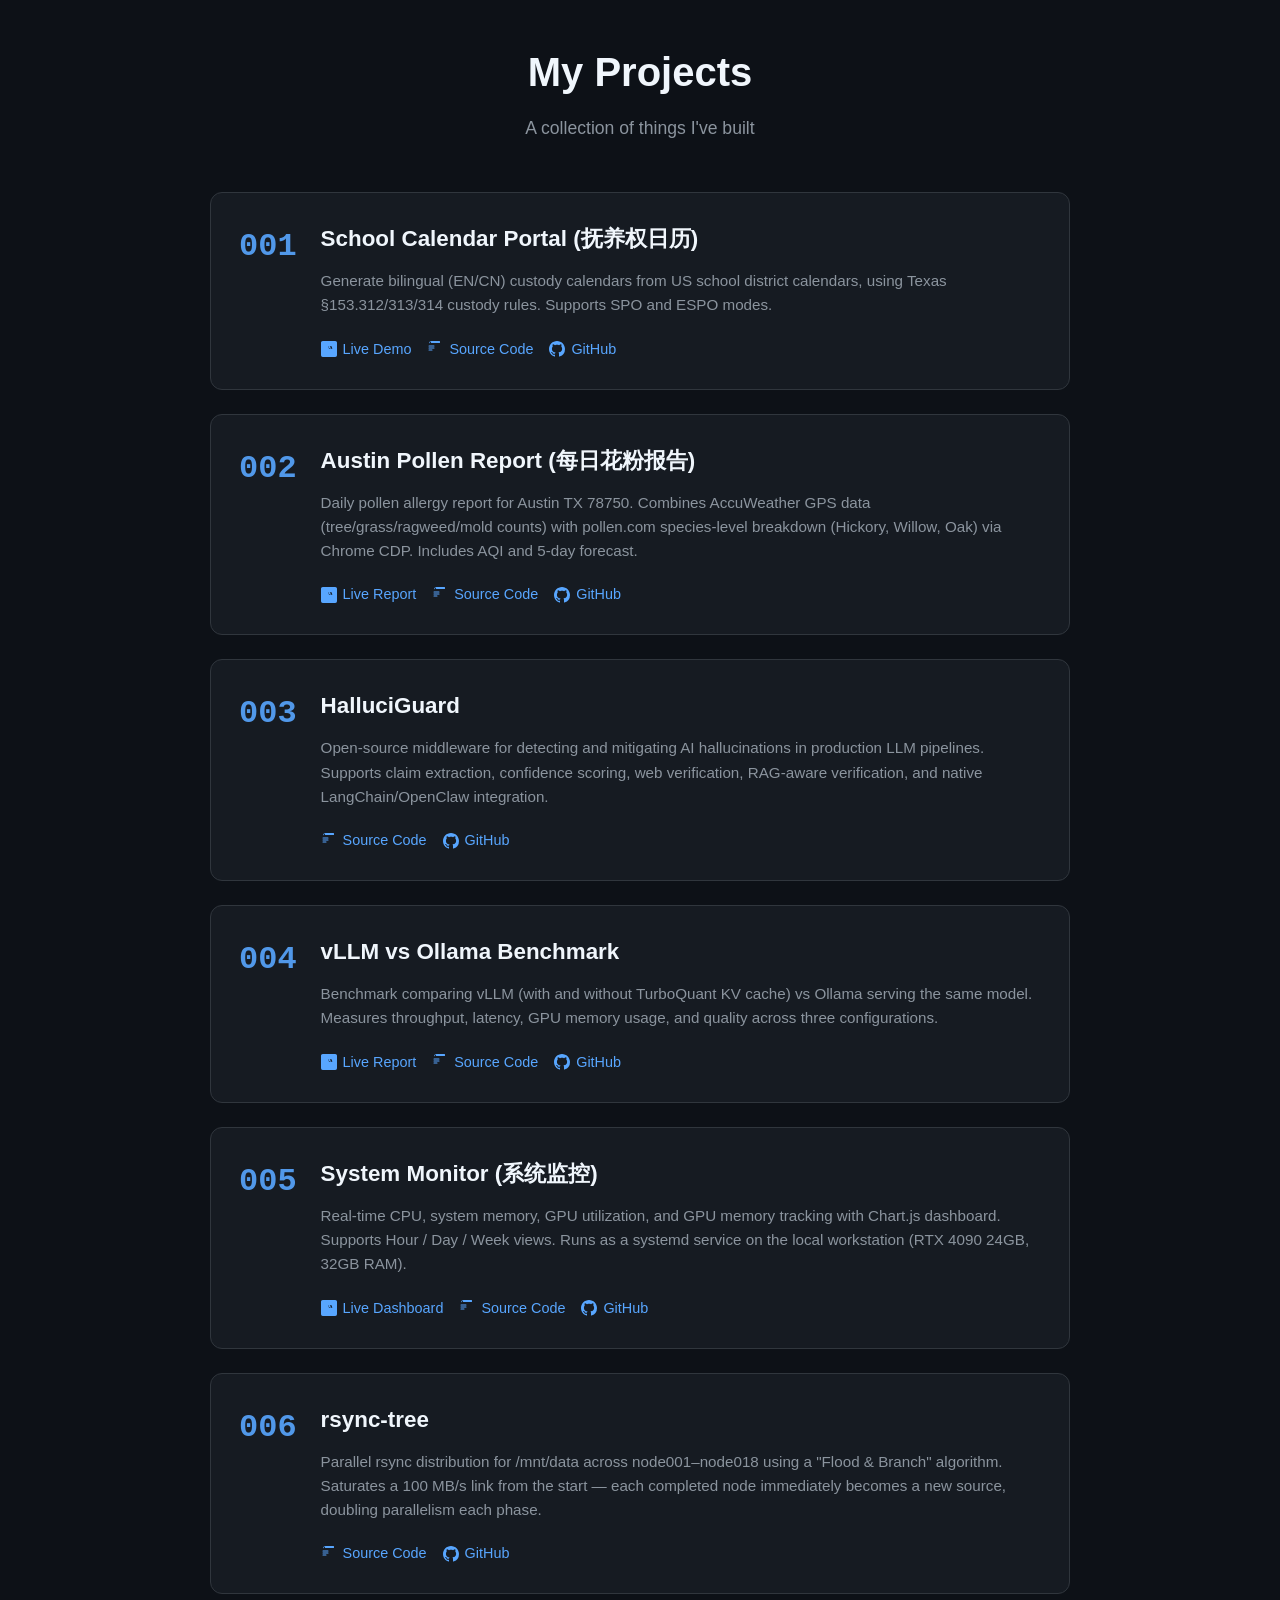
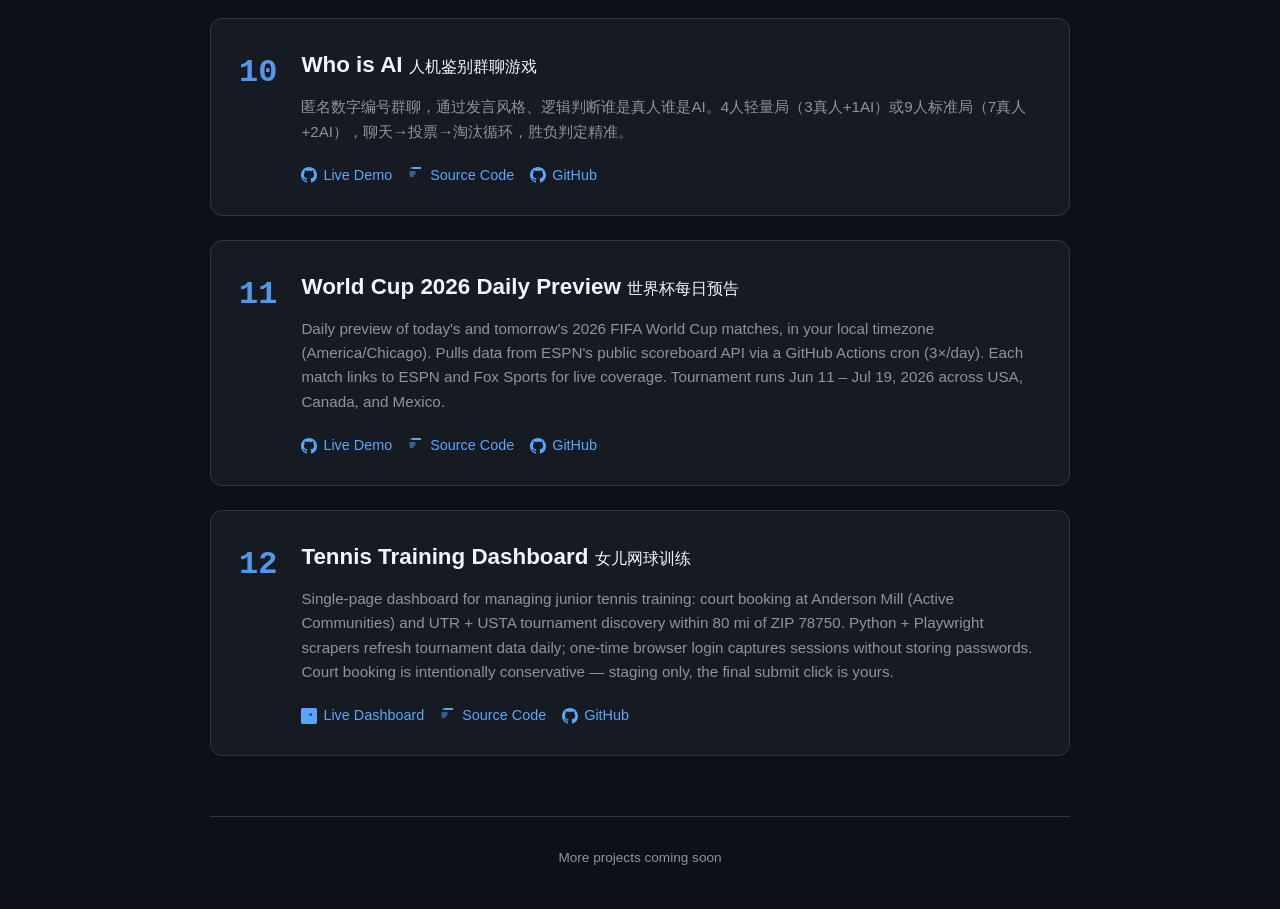
<file: index.html>
<!DOCTYPE html>
<html lang="en">
<head>
    <meta charset="UTF-8">
    <meta name="viewport" content="width=device-width, initial-scale=1.0">
    <title>Frank Han - Projects</title>
    <style>
        * {
            margin: 0;
            padding: 0;
            box-sizing: border-box;
        }

        body {
            font-family: -apple-system, BlinkMacSystemFont, 'Segoe UI', Roboto, Oxygen, Ubuntu, sans-serif;
            background-color: #0d1117;
            color: #e6edf3;
            line-height: 1.6;
            min-height: 100vh;
        }

        .container {
            max-width: 900px;
            margin: 0 auto;
            padding: 40px 20px;
        }

        header {
            text-align: center;
            margin-bottom: 50px;
        }

        h1 {
            font-size: 2.5rem;
            font-weight: 600;
            color: #f0f6fc;
            margin-bottom: 10px;
        }

        .subtitle {
            color: #8b949e;
            font-size: 1.1rem;
        }

        .projects-grid {
            display: grid;
            gap: 24px;
        }

        .project-card {
            background: #161b22;
            border: 1px solid #30363d;
            border-radius: 12px;
            padding: 28px;
            display: grid;
            grid-template-columns: auto 1fr;
            gap: 24px;
            transition: border-color 0.2s ease, transform 0.2s ease;
        }

        .project-card:hover {
            border-color: #58a6ff;
            transform: translateY(-2px);
        }

        .project-number {
            font-size: 2rem;
            font-weight: 700;
            color: #58a6ff;
            font-family: 'SF Mono', Consolas, monospace;
            opacity: 0.9;
        }

        .project-content {
            display: flex;
            flex-direction: column;
            gap: 12px;
        }

        .project-name {
            font-size: 1.4rem;
            font-weight: 600;
            color: #f0f6fc;
        }

        .project-description {
            color: #8b949e;
            font-size: 0.95rem;
        }

        .project-links {
            display: flex;
            gap: 16px;
            margin-top: 8px;
        }

        .project-link {
            display: inline-flex;
            align-items: center;
            gap: 6px;
            color: #58a6ff;
            text-decoration: none;
            font-size: 0.9rem;
            font-weight: 500;
            transition: color 0.2s ease;
        }

        .project-link:hover {
            color: #79c0ff;
        }

        .project-link svg {
            width: 16px;
            height: 16px;
        }

        footer {
            text-align: center;
            margin-top: 60px;
            padding-top: 30px;
            border-top: 1px solid #30363d;
            color: #8b949e;
            font-size: 0.85rem;
        }

        @media (max-width: 600px) {
            .container {
                padding: 30px 16px;
            }

            h1 {
                font-size: 1.8rem;
            }

            .project-card {
                grid-template-columns: 1fr;
                gap: 16px;
                padding: 20px;
            }

            .project-number {
                font-size: 1.5rem;
            }

            .project-name {
                font-size: 1.2rem;
            }

            .project-links {
                flex-direction: column;
                gap: 10px;
            }
        }
    </style>
</head>
<body>
    <div class="container">
        <header>
            <h1>My Projects</h1>
            <p class="subtitle">A collection of things I've built</p>
        </header>

        <main class="projects-grid">
            <article class="project-card">
                <div class="project-number">001</div>
                <div class="project-content">
                    <h2 class="project-name">School Calendar Portal (抚养权日历)</h2>
                    <p class="project-description">
                        Generate bilingual (EN/CN) custody calendars from US school district calendars, 
                        using Texas §153.312/313/314 custody rules. Supports SPO and ESPO modes.
                    </p>
                    <div class="project-links">
                        <a href="https://hanyunfan.github.io/hermes/school-calendar-portal/" class="project-link" target="_blank" rel="noopener noreferrer">
                            <svg viewBox="0 0 16 16" fill="currentColor">
                                <path d="M0 1.75C0 .784.784 0 1.75 0h12.5C15.216 0 16 .784 16 1.75v12.5A1.75 1.75 0 0 1 14.25 16H1.75A1.75 1.75 0 0 1 0 14.25zm6.47 8.5v-2.56h1.29l.97-2.56h-2.39l1.03-2.72h1.87l1.03 2.72h-2.39l.97 2.56h1.29v2.56h-2zm3.5-5.11l-.97 2.56h2.39l-1.03-2.72h-1.87l-1.03 2.72h2.39l-.97-2.56h-1.29v2.55h2V8.39h-2v1.25z"/>
                            </svg>
                            Live Demo
                        </a>
                        <a href="https://github.com/hanyunfan/hermes/tree/main/school-calendar-portal" class="project-link" target="_blank" rel="noopener noreferrer">
                            <svg viewBox="0 0 16 16" fill="currentColor">
                                <path d="M2 2.5A2.5 2.5 0 0 1 4.5 0h8a.5.5 0 0 1 .5.5v1a.5.5 0 0 1-.5.5h-8a.5.5 0 0 1-.5-.5v-1zm0 2a.5.5 0 0 0 0 1h5a.5.5 0 0 0 0-1zm0 2a.5.5 0 0 0 0 1h5a.5.5 0 0 0 0-1zm0 2a.5.5 0 0 0 0 1h3a.5.5 0 0 0 0-1z"/>
                            </svg>
                            Source Code
                        </a>
                        <a href="https://github.com/hanyunfan/hermes" class="project-link" target="_blank" rel="noopener noreferrer">
                            <svg viewBox="0 0 16 16" fill="currentColor">
                                <path d="M8 0C3.58 0 0 3.58 0 8c0 3.54 2.29 6.53 5.47 7.59.4.07.55-.17.55-.38 0-.19-.01-.82-.01-1.49-2.01.37-2.53-.49-2.69-.94-.09-.23-.48-.94-.82-1.13-.28-.15-.68-.52-.01-.53.63-.01 1.08.58 1.23.82.72 1.21 1.87.87 2.33.66.07-.52.28-.87.51-1.07-1.78-.2-3.64-.89-3.64-3.95 0-.87.31-1.59.82-2.15-.08-.2-.36-1.02.08-2.12 0 0 .67-.21 2.2.82.64-.18 1.32-.27 2-.27.68 0 1.36.09 2 .27 1.53-1.04 2.2-.82 2.2-.82.44 1.1.16 1.92.08 2.12.51.56.82 1.27.82 2.15 0 3.07-1.87 3.75-3.65 3.95.29.25.54.73.54 1.48 0 1.07-.01 1.93-.01 2.2 0 .21.15.46.55.38A8.013 8.013 0 0 0 16 8c0-4.42-3.58-8-8-8z"/>
                            </svg>
                            GitHub
                        </a>
                    </div>
                </div>
            </article>

            <article class="project-card">
                <div class="project-number">002</div>
                <div class="project-content">
                    <h2 class="project-name">Austin Pollen Report (每日花粉报告)</h2>
                    <p class="project-description">
                        Daily pollen allergy report for Austin TX 78750. Combines AccuWeather GPS data
                        (tree/grass/ragweed/mold counts) with pollen.com species-level breakdown
                        (Hickory, Willow, Oak) via Chrome CDP. Includes AQI and 5-day forecast.
                    </p>
                    <div class="project-links">
                        <a href="https://hanyunfan.github.io/hermes/pollen-report/data/today.html" class="project-link" target="_blank" rel="noopener noreferrer">
                            <svg viewBox="0 0 16 16" fill="currentColor">
                                <path d="M0 1.75C0 .784.784 0 1.75 0h12.5C15.216 0 16 .784 16 1.75v12.5A1.75 1.75 0 0 1 14.25 16H1.75A1.75 1.75 0 0 1 0 14.25zm6.47 8.5v-2.56h1.29l.97-2.56h-2.39l1.03-2.72h1.87l1.03 2.72h-2.39l.97 2.56h1.29v2.56h-2zm3.5-5.11l-.97 2.56h2.39l-1.03-2.72h-1.87l-1.03 2.72h2.39l-.97-2.56h-1.29v2.55h2V8.39h-2v1.25z"/>
                            </svg>
                            Live Report
                        </a>
                        <a href="https://github.com/hanyunfan/hermes/tree/main/pollen-report" class="project-link" target="_blank" rel="noopener noreferrer">
                            <svg viewBox="0 0 16 16" fill="currentColor">
                                <path d="M2 2.5A2.5 2.5 0 0 1 4.5 0h8a.5.5 0 0 1 .5.5v1a.5.5 0 0 1-.5.5h-8a.5.5 0 0 1-.5-.5v-1zm0 2a.5.5 0 0 0 0 1h5a.5.5 0 0 0 0-1zm0 2a.5.5 0 0 0 0 1h5a.5.5 0 0 0 0-1zm0 2a.5.5 0 0 0 0 1h3a.5.5 0 0 0 0-1z"/>
                            </svg>
                            Source Code
                        </a>
                        <a href="https://github.com/hanyunfan/hermes" class="project-link" target="_blank" rel="noopener noreferrer">
                            <svg viewBox="0 0 16 16" fill="currentColor">
                                <path d="M8 0C3.58 0 0 3.58 0 8c0 3.54 2.29 6.53 5.47 7.59.4.07.55-.17.55-.38 0-.19-.01-.82-.01-1.49-2.01.37-2.53-.49-2.69-.94-.09-.23-.48-.94-.82-1.13-.28-.15-.68-.52-.01-.53.63-.01 1.08.58 1.23.82.72 1.21 1.87.87 2.33.66.07-.52.28-.87.51-1.07-1.78-.2-3.64-.89-3.64-3.95 0-.87.31-1.59.82-2.15-.08-.2-.36-1.02.08-2.12 0 0 .67-.21 2.2.82.64-.18 1.32-.27 2-.27.68 0 1.36.09 2 .27 1.53-1.04 2.2-.82 2.2-.82.44 1.1.16 1.92.08 2.12.51.56.82 1.27.82 2.15 0 3.07-1.87 3.75-3.65 3.95.29.25.54.73.54 1.48 0 1.07-.01 1.93-.01 2.2 0 .21.15.46.55.38A8.013 8.013 0 0 0 16 8c0-4.42-3.58-8-8-8z"/>
                            </svg>
                            GitHub
                        </a>
                    </div>
                </div>
            </article>

            </article>

            <article class="project-card">
                <div class="project-number">003</div>
                <div class="project-content">
                    <h2 class="project-name">HalluciGuard</h2>
                    <p class="project-description">
                        Open-source middleware for detecting and mitigating AI hallucinations in production LLM pipelines.
                        Supports claim extraction, confidence scoring, web verification, RAG-aware verification,
                        and native LangChain/OpenClaw integration.
                    </p>
                    <div class="project-links">
                        <a href="https://github.com/Hermes-Lekkas/HalluciGuard" class="project-link" target="_blank" rel="noopener noreferrer">
                            <svg viewBox="0 0 16 16" fill="currentColor">
                                <path d="M2 2.5A2.5 2.5 0 0 1 4.5 0h8a.5.5 0 0 1 .5.5v1a.5.5 0 0 1-.5.5h-8a.5.5 0 0 1-.5-.5v-1zm0 2a.5.5 0 0 0 0 1h5a.5.5 0 0 0 0-1zm0 2a.5.5 0 0 0 0 1h5a.5.5 0 0 0 0-1zm0 2a.5.5 0 0 0 0 1h3a.5.5 0 0 0 0-1z"/>
                            </svg>
                            Source Code
                        </a>
                        <a href="https://github.com/hanyunfan/hermes" class="project-link" target="_blank" rel="noopener noreferrer">
                            <svg viewBox="0 0 16 16" fill="currentColor">
                                <path d="M8 0C3.58 0 0 3.58 0 8c0 3.54 2.29 6.53 5.47 7.59.4.07.55-.17.55-.38 0-.19-.01-.82-.01-1.49-2.01.37-2.53-.49-2.69-.94-.09-.23-.48-.94-.82-1.13-.28-.15-.68-.52-.01-.53.63-.01 1.08.58 1.23.82.72 1.21 1.87.87 2.33.66.07-.52.28-.87.51-1.07-1.78-.2-3.64-.89-3.64-3.95 0-.87.31-1.59.82-2.15-.08-.2-.36-1.02.08-2.12 0 0 .67-.21 2.2.82.64-.18 1.32-.27 2-.27.68 0 1.36.09 2 .27 1.53-1.04 2.2-.82 2.2-.82.44 1.1.16 1.92.08 2.12.51.56.82 1.27.82 2.15 0 3.07-1.87 3.75-3.65 3.95.29.25.54.73.54 1.48 0 1.07-.01 1.93-.01 2.2 0 .21.15.46.55.38A8.013 8.013 0 0 0 16 8c0-4.42-3.58-8-8-8z"/>
                            </svg>
                            GitHub
                        </a>
                    </div>
                </div>
            </article>

            <article class="project-card">
                <div class="project-number">004</div>
                <div class="project-content">
                    <h2 class="project-name">vLLM vs Ollama Benchmark</h2>
                    <p class="project-description">
                        Benchmark comparing vLLM (with and without TurboQuant KV cache) vs Ollama
                        serving the same model. Measures throughput, latency, GPU memory usage,
                        and quality across three configurations.
                    </p>
                    <div class="project-links">
                        <a href="https://hanyunfan.github.io/hermes/vllm-vs-ollama-benchmark/" class="project-link" target="_blank" rel="noopener noreferrer">
                            <svg viewBox="0 0 16 16" fill="currentColor">
                                <path d="M0 1.75C0 .784.784 0 1.75 0h12.5C15.216 0 16 .784 16 1.75v12.5A1.75 1.75 0 0 1 14.25 16H1.75A1.75 1.75 0 0 1 0 14.25zm6.47 8.5v-2.56h1.29l.97-2.56h-2.39l1.03-2.72h1.87l1.03 2.72h-2.39l.97 2.56h1.29v2.56h-2zm3.5-5.11l-.97 2.56h2.39l-1.03-2.72h-1.87l-1.03 2.72h2.39l-.97-2.56h-1.29v2.55h2V8.39h-2v1.25z"/>
                            </svg>
                            Live Report
                        </a>
                        <a href="https://github.com/hanyunfan/hermes/tree/main/vllm-vs-ollama-benchmark" class="project-link" target="_blank" rel="noopener noreferrer">
                            <svg viewBox="0 0 16 16" fill="currentColor">
                                <path d="M2 2.5A2.5 2.5 0 0 1 4.5 0h8a.5.5 0 0 1 .5.5v1a.5.5 0 0 1-.5.5h-8a.5.5 0 0 1-.5-.5v-1zm0 2a.5.5 0 0 0 0 1h5a.5.5 0 0 0 0-1zm0 2a.5.5 0 0 0 0 1h5a.5.5 0 0 0 0-1zm0 2a.5.5 0 0 0 0 1h3a.5.5 0 0 0 0-1z"/>
                            </svg>
                            Source Code
                        </a>
                        <a href="https://github.com/hanyunfan/hermes" class="project-link" target="_blank" rel="noopener noreferrer">
                            <svg viewBox="0 0 16 16" fill="currentColor">
                                <path d="M8 0C3.58 0 0 3.58 0 8c0 3.54 2.29 6.53 5.47 7.59.4.07.55-.17.55-.38 0-.19-.01-.82-.01-1.49-2.01.37-2.53-.49-2.69-.94-.09-.23-.48-.94-.82-1.13-.28-.15-.68-.52-.01-.53.63-.01 1.08.58 1.23.82.72 1.21 1.87.87 2.33.66.07-.52.28-.87.51-1.07-1.78-.2-3.64-.89-3.64-3.95 0-.87.31-1.59.82-2.15-.08-.2-.36-1.02.08-2.12 0 0 .67-.21 2.2.82.64-.18 1.32-.27 2-.27.68 0 1.36.09 2 .27 1.53-1.04 2.2-.82 2.2-.82.44 1.1.16 1.92.08 2.12.51.56.82 1.27.82 2.15 0 3.07-1.87 3.75-3.65 3.95.29.25.54.73.54 1.48 0 1.07-.01 1.93-.01 2.2 0 .21.15.46.55.38A8.013 8.013 0 0 0 16 8c0-4.42-3.58-8-8-8z"/>
                            </svg>
                            GitHub
                        </a>
                    </div>
                </div>
            </article>

            <article class="project-card">
                <div class="project-number">005</div>
                <div class="project-content">
                    <h2 class="project-name">System Monitor (系统监控)</h2>
                    <p class="project-description">
                        Real-time CPU, system memory, GPU utilization, and GPU memory tracking
                        with Chart.js dashboard. Supports Hour / Day / Week views.
                        Runs as a systemd service on the local workstation (RTX 4090 24GB, 32GB RAM).
                    </p>
                    <div class="project-links">
                        <a href="https://hanyunfan.github.io/hermes/system-monitor/" class="project-link" target="_blank" rel="noopener noreferrer">
                            <svg viewBox="0 0 16 16" fill="currentColor">
                                <path d="M0 1.75C0 .784.784 0 1.75 0h12.5C15.216 0 16 .784 16 1.75v12.5A1.75 1.75 0 0 1 14.25 16H1.75A1.75 1.75 0 0 1 0 14.25zm6.47 8.5v-2.56h1.29l.97-2.56h-2.39l1.03-2.72h1.87l1.03 2.72h-2.39l.97 2.56h1.29v2.56h-2zm3.5-5.11l-.97 2.56h2.39l-1.03-2.72h-1.87l-1.03 2.72h2.39l-.97-2.56h-1.29v2.55h2V8.39h-2v1.25z"/>
                            </svg>
                            Live Dashboard
                        </a>
                        <a href="https://github.com/hanyunfan/hermes/tree/main/system-monitor" class="project-link" target="_blank" rel="noopener noreferrer">
                            <svg viewBox="0 0 16 16" fill="currentColor">
                                <path d="M2 2.5A2.5 2.5 0 0 1 4.5 0h8a.5.5 0 0 1 .5.5v1a.5.5 0 0 1-.5.5h-8a.5.5 0 0 1-.5-.5v-1zm0 2a.5.5 0 0 0 0 1h5a.5.5 0 0 0 0-1zm0 2a.5.5 0 0 0 0 1h5a.5.5 0 0 0 0-1zm0 2a.5.5 0 0 0 0 1h3a.5.5 0 0 0 0-1z"/>
                            </svg>
                            Source Code
                        </a>
                        <a href="https://github.com/hanyunfan/hermes" class="project-link" target="_blank" rel="noopener noreferrer">
                            <svg viewBox="0 0 16 16" fill="currentColor">
                                <path d="M8 0C3.58 0 0 3.58 0 8c0 3.54 2.29 6.53 5.47 7.59.4.07.55-.17.55-.38 0-.19-.01-.82-.01-1.49-2.01.37-2.53-.49-2.69-.94-.09-.23-.48-.94-.82-1.13-.28-.15-.68-.52-.01-.53.63-.01 1.08.58 1.23.82.72 1.21 1.87.87 2.33.66.07-.52.28-.87.51-1.07-1.78-.2-3.64-.89-3.64-3.95 0-.87.31-1.59.82-2.15-.08-.2-.36-1.02.08-2.12 0 0 .67-.21 2.2.82.64-.18 1.32-.27 2-.27.68 0 1.36.09 2 .27 1.53-1.04 2.2-.82 2.2-.82.44 1.1.16 1.92.08 2.12.51.56.82 1.27.82 2.15 0 3.07-1.87 3.75-3.65 3.95.29.25.54.73.54 1.48 0 1.07-.01 1.93-.01 2.2 0 .21.15.46.55.38A8.013 8.013 0 0 0 16 8c0-4.42-3.58-8-8-8z"/>
                            </svg>
                            GitHub
                        </a>
                    </div>
                </div>
            </article>

            <article class="project-card">
                <div class="project-number">006</div>
                <div class="project-content">
                    <h2 class="project-name">rsync-tree</h2>
                    <p class="project-description">
                        Parallel rsync distribution for /mnt/data across node001–node018 using a
                        "Flood &amp; Branch" algorithm. Saturates a 100 MB/s link from the start —
                        each completed node immediately becomes a new source, doubling parallelism each phase.
                    </p>
                    <div class="project-links">
                        <a href="https://github.com/hanyunfan/hermes/tree/main/003-rsync-tree" class="project-link" target="_blank" rel="noopener noreferrer">
                            <svg viewBox="0 0 16 16" fill="currentColor">
                                <path d="M2 2.5A2.5 2.5 0 0 1 4.5 0h8a.5.5 0 0 1 .5.5v1a.5.5 0 0 1-.5.5h-8a.5.5 0 0 1-.5-.5v-1zm0 2a.5.5 0 0 0 0 1h5a.5.5 0 0 0 0-1zm0 2a.5.5 0 0 0 0 1h5a.5.5 0 0 0 0-1zm0 2a.5.5 0 0 0 0 1h3a.5.5 0 0 0 0-1z"/>
                            </svg>
                            Source Code
                        </a>
                        <a href="https://github.com/hanyunfan/hermes" class="project-link" target="_blank" rel="noopener noreferrer">
                            <svg viewBox="0 0 16 16" fill="currentColor">
                                <path d="M8 0C3.58 0 0 3.58 0 8c0 3.54 2.29 6.53 5.47 7.59.4.07.55-.17.55-.38 0-.19-.01-.82-.01-1.49-2.01.37-2.53-.49-2.69-.94-.09-.23-.48-.94-.82-1.13-.28-.15-.68-.52-.01-.53.63-.01 1.08.58 1.23.82.72 1.21 1.87.87 2.33.66.07-.52.28-.87.51-1.07-1.78-.2-3.64-.89-3.64-3.95 0-.87.31-1.59.82-2.15-.08-.2-.36-1.02.08-2.12 0 0 .67-.21 2.2.82.64-.18 1.32-.27 2-.27.68 0 1.36.09 2 .27 1.53-1.04 2.2-.82 2.2-.82.44 1.1.16 1.92.08 2.12.51.56.82 1.27.82 2.15 0 3.07-1.87 3.75-3.65 3.95.29.25.54.73.54 1.48 0 1.07-.01 1.93-.01 2.2 0 .21.15.46.55.38A8.013 8.013 0 0 0 16 8c0-4.42-3.58-8-8-8z"/>
                            </svg>
                            GitHub
                        </a>
                    </div>
                </div>
            </article>

            <!-- #10 Who-is-AI -->
            <article class="project-card">
                <div class="project-number">10</div>
                <div class="project-content">
                    <h2 class="project-name">Who is AI <span style="font-weight:400;color:var(--muted);font-size:1rem;">人机鉴别群聊游戏</span></h2>
                    <p class="project-description">
                        匿名数字编号群聊，通过发言风格、逻辑判断谁是真人谁是AI。4人轻量局（3真人+1AI）或9人标准局（7真人+2AI），聊天→投票→淘汰循环，胜负判定精准。
                    </p>
                    <div class="project-links">
                        <a href="https://hanyunfan.github.io/hermes/who-is-ai/" class="project-link" target="_blank" rel="noopener noreferrer">
                            <svg viewBox="0 0 16 16" fill="currentColor">
                                <path d="M8 0C3.58 0 0 3.58 0 8c0 3.54 2.29 6.53 5.47 7.59.4.07.55-.17.55-.38 0-.19-.01-.82-.01-1.49-2.01.37-2.53-.49-2.69-.94-.09-.23-.48-.94-.82-1.13-.28-.15-.68-.52-.01-.53.63-.01 1.08.58 1.23.82.72 1.21 1.87.87 2.33.66.07-.52.28-.87.51-1.07-1.78-.2-3.64-.89-3.64-3.95 0-.87.31-1.59.82-2.15-.08-.2-.36-1.02.08-2.12 0 0 .67-.21 2.2.82.64-.18 1.32-.27 2-.27.68 0 1.36.09 2 .27 1.53-1.04 2.2-.82 2.2-.82.44 1.1.16 1.92.08 2.12.51.56.82 1.27.82 2.15 0 3.07-1.87 3.75-3.65 3.95.29.25.54.73.54 1.48 0 1.07-.01 1.93-.01 2.2 0 .21.15.46.55.38A8.013 8.013 0 0 0 16 8c0-4.42-3.58-8-8-8z"/>
                            </svg>
                            Live Demo
                        </a>
                        <a href="https://github.com/hanyunfan/hermes/tree/main/who-is-ai" class="project-link" target="_blank" rel="noopener noreferrer">
                            <svg viewBox="0 0 16 16" fill="currentColor">
                                <path d="M2 2.5A2.5 2.5 0 0 1 4.5 0h8a.5.5 0 0 1 .5.5v1a.5.5 0 0 1-.5.5h-8a.5.5 0 0 1-.5-.5v-1zm0 2a.5.5 0 0 0 0 1h5a.5.5 0 0 0 0-1zm0 2a.5.5 0 0 0 0 1h5a.5.5 0 0 0 0-1zm0 2a.5.5 0 0 0 0 1h3a.5.5 0 0 0 0-1z"/>
                            </svg>
                            Source Code
                        </a>
                        <a href="https://github.com/hanyunfan/hermes" class="project-link" target="_blank" rel="noopener noreferrer">
                            <svg viewBox="0 0 16 16" fill="currentColor">
                                <path d="M8 0C3.58 0 0 3.58 0 8c0 3.54 2.29 6.53 5.47 7.59.4.07.55-.17.55-.38 0-.19-.01-.82-.01-1.49-2.01.37-2.53-.49-2.69-.94-.09-.23-.48-.94-.82-1.13-.28-.15-.68-.52-.01-.53.63-.01 1.08.58 1.23.82.72 1.21 1.87.87 2.33.66.07-.52.28-.87.51-1.07-1.78-.2-3.64-.89-3.64-3.95 0-.87.31-1.59.82-2.15-.08-.2-.36-1.02.08-2.12 0 0 .67-.21 2.2.82.64-.18 1.32-.27 2-.27.68 0 1.36.09 2 .27 1.53-1.04 2.2-.82 2.2-.82.44 1.1.16 1.92.08 2.12.51.56.82 1.27.82 2.15 0 3.07-1.87 3.75-3.65 3.95.29.25.54.73.54 1.48 0 1.07-.01 1.93-.01 2.2 0 .21.15.46.55.38A8.013 8.013 0 0 0 16 8c0-4.42-3.58-8-8-8z"/>
                            </svg>
                            GitHub
                        </a>
                    </div>
                </div>
            </article>

            <!-- #11 World Cup 2026 -->
            <article class="project-card">
                <div class="project-number">11</div>
                <div class="project-content">
                    <h2 class="project-name">World Cup 2026 Daily Preview <span style="font-weight:400;color:var(--muted);font-size:1rem;">世界杯每日预告</span></h2>
                    <p class="project-description">
                        Daily preview of today's and tomorrow's 2026 FIFA World Cup matches, in your local timezone (America/Chicago). Pulls data from ESPN's public scoreboard API via a GitHub Actions cron (3×/day). Each match links to ESPN and Fox Sports for live coverage. Tournament runs Jun 11 – Jul 19, 2026 across USA, Canada, and Mexico.
                    </p>
                    <div class="project-links">
                        <a href="https://hanyunfan.github.io/hermes/world-cup-2026/" class="project-link" target="_blank" rel="noopener noreferrer">
                            <svg viewBox="0 0 16 16" fill="currentColor">
                                <path d="M8 0C3.58 0 0 3.58 0 8c0 3.54 2.29 6.53 5.47 7.59.4.07.55-.17.55-.38 0-.19-.01-.82-.01-1.49-2.01.37-2.53-.49-2.69-.94-.09-.23-.48-.94-.82-1.13-.28-.15-.68-.52-.01-.53.63-.01 1.08.58 1.23.82.72 1.21 1.87.87 2.33.66.07-.52.28-.87.51-1.07-1.78-.2-3.64-.89-3.64-3.95 0-.87.31-1.59.82-2.15-.08-.2-.36-1.02.08-2.12 0 0 .67-.21 2.2.82.64-.18 1.32-.27 2-.27.68 0 1.36.09 2 .27 1.53-1.04 2.2-.82 2.2-.82.44 1.1.16 1.92.08 2.12.51.56.82 1.27.82 2.15 0 3.07-1.87 3.75-3.65 3.95.29.25.54.73.54 1.48 0 1.07-.01 1.93-.01 2.2 0 .21.15.46.55.38A8.013 8.013 0 0 0 16 8c0-4.42-3.58-8-8-8z"/>
                            </svg>
                            Live Demo
                        </a>
                        <a href="https://github.com/hanyunfan/hermes/tree/main/world-cup-2026" class="project-link" target="_blank" rel="noopener noreferrer">
                            <svg viewBox="0 0 16 16" fill="currentColor">
                                <path d="M2 2.5A2.5 2.5 0 0 1 4.5 0h8a.5.5 0 0 1 .5.5v1a.5.5 0 0 1-.5.5h-8a.5.5 0 0 1-.5-.5v-1zm0 2a.5.5 0 0 0 0 1h5a.5.5 0 0 0 0-1zm0 2a.5.5 0 0 0 0 1h5a.5.5 0 0 0 0-1zm0 2a.5.5 0 0 0 0 1h3a.5.5 0 0 0 0-1z"/>
                            </svg>
                            Source Code
                        </a>
                        <a href="https://github.com/hanyunfan/hermes" class="project-link" target="_blank" rel="noopener noreferrer">
                            <svg viewBox="0 0 16 16" fill="currentColor">
                                <path d="M8 0C3.58 0 0 3.58 0 8c0 3.54 2.29 6.53 5.47 7.59.4.07.55-.17.55-.38 0-.19-.01-.82-.01-1.49-2.01.37-2.53-.49-2.69-.94-.09-.23-.48-.94-.82-1.13-.28-.15-.68-.52-.01-.53.63-.01 1.08.58 1.23.82.72 1.21 1.87.87 2.33.66.07-.52.28-.87.51-1.07-1.78-.2-3.64-.89-3.64-3.95 0-.87.31-1.59.82-2.15-.08-.2-.36-1.02.08-2.12 0 0 .67-.21 2.2.82.64-.18 1.32-.27 2-.27.68 0 1.36.09 2 .27 1.53-1.04 2.2-.82 2.2-.82.44 1.1.16 1.92.08 2.12.51.56.82 1.27.82 2.15 0 3.07-1.87 3.75-3.65 3.95.29.25.54.73.54 1.48 0 1.07-.01 1.93-.01 2.2 0 .21.15.46.55.38A8.013 8.013 0 0 0 16 8c0-4.42-3.58-8-8-8z"/>
                            </svg>
                            GitHub
                        </a>
                    </div>
                </div>
            </article>

            <!-- #12 Tennis Dashboard -->
            <article class="project-card">
                <div class="project-number">12</div>
                <div class="project-content">
                    <h2 class="project-name">Tennis Training Dashboard <span style="font-weight:400;color:var(--muted);font-size:1rem;">女儿网球训练</span></h2>
                    <p class="project-description">
                        Single-page dashboard for managing junior tennis training: court booking at Anderson Mill (Active Communities) and UTR + USTA tournament discovery within 80 mi of ZIP 78750. Python + Playwright scrapers refresh tournament data daily; one-time browser login captures sessions without storing passwords. Court booking is intentionally conservative — staging only, the final submit click is yours.
                    </p>
                    <div class="project-links">
                        <a href="https://hanyunfan.github.io/hermes/tennis-dashboard/" class="project-link" target="_blank" rel="noopener noreferrer">
                            <svg viewBox="0 0 16 16" fill="currentColor">
                                <path d="M0 1.75C0 .784.784 0 1.75 0h12.5C15.216 0 16 .784 16 1.75v12.5A1.75 1.75 0 0 1 14.25 16H1.75A1.75 1.75 0 0 1 0 14.25zm6.47 8.5v-2.56h1.29l.97-2.56h-2.39l1.03-2.72h1.87l1.03 2.72h-2.39l.97 2.56h1.29v2.56h-2zm3.5-5.11l-.97 2.56h2.39l-1.03-2.72h-1.87l-1.03 2.72h2.39l-.97-2.56h-1.29v2.55h2V8.39h-2v1.25z"/>
                            </svg>
                            Live Dashboard
                        </a>
                        <a href="https://github.com/hanyunfan/hermes/tree/main/tennis-dashboard" class="project-link" target="_blank" rel="noopener noreferrer">
                            <svg viewBox="0 0 16 16" fill="currentColor">
                                <path d="M2 2.5A2.5 2.5 0 0 1 4.5 0h8a.5.5 0 0 1 .5.5v1a.5.5 0 0 1-.5.5h-8a.5.5 0 0 1-.5-.5v-1zm0 2a.5.5 0 0 0 0 1h5a.5.5 0 0 0 0-1zm0 2a.5.5 0 0 0 0 1h5a.5.5 0 0 0 0-1zm0 2a.5.5 0 0 0 0 1h3a.5.5 0 0 0 0-1z"/>
                            </svg>
                            Source Code
                        </a>
                        <a href="https://github.com/hanyunfan/hermes" class="project-link" target="_blank" rel="noopener noreferrer">
                            <svg viewBox="0 0 16 16" fill="currentColor">
                                <path d="M8 0C3.58 0 0 3.58 0 8c0 3.54 2.29 6.53 5.47 7.59.4.07.55-.17.55-.38 0-.19-.01-.82-.01-1.49-2.01.37-2.53-.49-2.69-.94-.09-.23-.48-.94-.82-1.13-.28-.15-.68-.52-.01-.53.63-.01 1.08.58 1.23.82.72 1.21 1.87.87 2.33.66.07-.52.28-.87.51-1.07-1.78-.2-3.64-.89-3.64-3.95 0-.87.31-1.59.82-2.15-.08-.2-.36-1.02.08-2.12 0 0 .67-.21 2.2.82.64-.18 1.32-.27 2-.27.68 0 1.36.09 2 .27 1.53-1.04 2.2-.82 2.2-.82.44 1.1.16 1.92.08 2.12.51.56.82 1.27.82 2.15 0 3.07-1.87 3.75-3.65 3.95.29.25.54.73.54 1.48 0 1.07-.01 1.93-.01 2.2 0 .21.15.46.55.38A8.013 8.013 0 0 0 16 8c0-4.42-3.58-8-8-8z"/>
                            </svg>
                            GitHub
                        </a>
                    </div>
                </div>
            </article>
        </main>

        <footer>
            <p>More projects coming soon</p>
        </footer>
    </div>
</body>
</html>
</file>
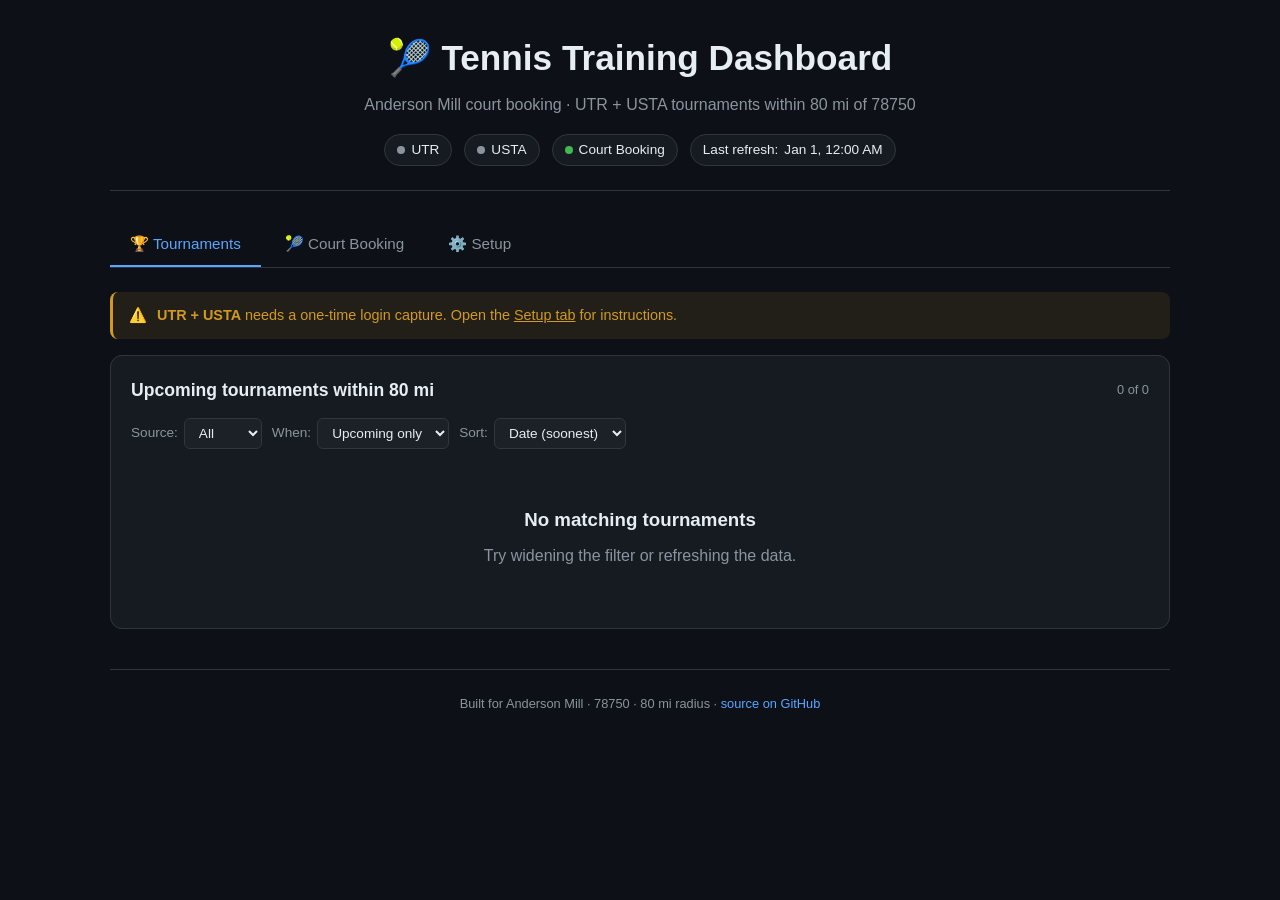
<file: tennis-dashboard/index.html>
<!DOCTYPE html>
<html lang="en">
<head>
    <meta charset="UTF-8">
    <meta name="viewport" content="width=device-width, initial-scale=1.0">
    <title>Tennis Dashboard — Anderson Mill, UTR & USTA</title>
    <link rel="stylesheet" href="style.css">
</head>
<body>
    <div class="container">
        <header>
            <h1>🎾 Tennis Training Dashboard</h1>
            <p class="subtitle">Anderson Mill court booking · UTR + USTA tournaments within 80 mi of 78750</p>
            <div class="status-bar" id="status-bar">
                <span class="status-chip"><span class="status-dot" id="dot-utr"></span> UTR</span>
                <span class="status-chip"><span class="status-dot" id="dot-usta"></span> USTA</span>
                <span class="status-chip"><span class="status-dot" id="dot-anc"></span> Court Booking</span>
                <span class="status-chip">Last refresh: <span id="last-refresh">—</span></span>
            </div>
        </header>

        <!-- tabs -->
        <nav class="tabs" role="tablist">
            <button class="tab active" data-tab="tournaments" role="tab">🏆 Tournaments</button>
            <button class="tab" data-tab="courts" role="tab">🎾 Court Booking</button>
            <button class="tab" data-tab="setup" role="tab">⚙️ Setup</button>
        </nav>

        <!-- ===================== TOURNAMENTS TAB ===================== -->
        <section class="tab-content active" id="tab-tournaments">
            <div id="banner-tournaments"></div>

            <div class="panel">
                <div class="panel-title">
                    <span>Upcoming tournaments within <span id="radius-display">80</span> mi</span>
                    <span class="panel-meta" id="tournament-count">—</span>
                </div>

                <div class="filters">
                    <label>Source:
                        <select id="filter-source">
                            <option value="">All</option>
                            <option value="UTR">UTR</option>
                            <option value="USTA">USTA</option>
                        </select>
                    </label>
                    <label>When:
                        <select id="filter-when">
                            <option value="future">Upcoming only</option>
                            <option value="all">All</option>
                        </select>
                    </label>
                    <label>Sort:
                        <select id="filter-sort">
                            <option value="date">Date (soonest)</option>
                            <option value="distance">Distance</option>
                            <option value="name">Name</option>
                        </select>
                    </label>
                </div>

                <div id="tournament-list"></div>
            </div>
        </section>

        <!-- ===================== COURTS TAB ===================== -->
        <section class="tab-content" id="tab-courts">
            <div id="banner-courts"></div>

            <div class="court-grid">
                <div class="panel">
                    <div class="panel-title">
                        <span>Plan / book a court</span>
                    </div>
                    <form class="court-form" id="court-form">
                        <div class="form-row">
                            <label for="f-date">Date</label>
                            <input type="date" id="f-date" required>
                        </div>
                        <div class="form-row">
                            <label for="f-time">Start time</label>
                            <input type="time" id="f-time" value="17:00" required>
                        </div>
                        <div class="form-row">
                            <label for="f-duration">Duration (min)</label>
                            <select id="f-duration">
                                <option value="30">30</option>
                                <option value="60" selected>60</option>
                                <option value="90">90</option>
                                <option value="120">120</option>
                            </select>
                        </div>
                        <div class="form-row">
                            <label for="f-court">Court preference</label>
                            <input type="text" id="f-court" placeholder="tennis_court_1 (any)">
                        </div>
                        <div style="display: flex; gap: 8px; margin-top: 8px;">
                            <button type="button" class="btn" id="btn-book">Attempt to book</button>
                            <button type="button" class="btn secondary" id="btn-plan">Just plan it</button>
                        </div>
                    </form>
                </div>

                <div class="panel">
                    <div class="panel-title">
                        <span>Quick links</span>
                    </div>
                    <p style="margin-bottom: 12px; color: var(--text-dim); font-size: 0.9rem;">
                        Anderson Mill Tennis Center is managed via Active Communities.
                        The dashboard can pre-fill the booking flow; the final click
                        is yours (auto-submit is intentionally disabled for safety).
                    </p>
                    <a href="https://anc.apm.activecommunities.com/andersonmill/reservation"
                       target="_blank" rel="noopener noreferrer" class="btn secondary" style="display: inline-block; margin-bottom: 8px;">
                        Open ANC reservation page ↗
                    </a>
                    <a href="https://anc.apm.activecommunities.com/andersonmill/myaccount"
                       target="_blank" rel="noopener noreferrer" class="btn secondary" style="display: inline-block;">
                        My ANC account ↗
                    </a>
                </div>
            </div>

            <div class="panel">
                <div class="panel-title">
                    <span>Upcoming reservations</span>
                    <span class="panel-meta" id="reservation-count">—</span>
                </div>
                <div id="reservation-list">
                    <div class="empty">Loading…</div>
                </div>
            </div>
        </section>

        <!-- ===================== SETUP TAB ===================== -->
        <section class="tab-content" id="tab-setup">
            <div class="panel">
                <div class="panel-title"><span>🔐 One-time login setup</span></div>
                <p style="margin-bottom: 12px; color: var(--text-dim); font-size: 0.9rem;">
                    UTR, USTA TennisLink, and Active Communities all gate their data
                    behind login. We never store your password — instead, you log in
                    once in a browser, and we save the resulting session cookies.
                    Sessions typically last 60–90 days before re-auth is required.
                </p>
                <ol style="padding-left: 20px; line-height: 1.9;">
                    <li>Install dependencies locally (only once):
                        <pre style="background: var(--panel-2); padding: 8px; border-radius: 4px; margin-top: 4px;"><code>pip install -r requirements.txt
playwright install chromium</code></pre>
                    </li>
                    <li>Copy <code>.env.example</code> to <code>.env</code> and fill in your HOME_* values.</li>
                    <li>For each service, run a one-time login capture:
                        <pre style="background: var(--panel-2); padding: 8px; border-radius: 4px; margin-top: 4px;"><code>python scripts/capture_session.py utr
python scripts/capture_session.py usta
python scripts/capture_session.py anc</code></pre>
                    </li>
                    <li>Run the fetcher locally to populate <code>data/tournaments.json</code>:
                        <pre style="background: var(--panel-2); padding: 8px; border-radius: 4px; margin-top: 4px;"><code>python scripts/fetch_tournaments.py</code></pre>
                    </li>
                    <li>Commit the refreshed data file. GitHub Actions will refresh
                        it daily at 6am Central thereafter.</li>
                </ol>
                <div class="banner warn" style="margin-top: 16px;">
                    ⚠️ <strong>Court booking is intentionally conservative.</strong>
                    The auto-booking script stages reservations but does NOT
                    click Submit — that final confirmation stays with you.
                    See <code>scripts/book_court.py</code> for details.
                </div>
            </div>

            <div class="panel">
                <div class="panel-title"><span>🛠️ CLI quick reference</span></div>
                <pre style="background: var(--panel-2); padding: 12px; border-radius: 6px; overflow-x: auto; font-family: 'SF Mono', Consolas, monospace; font-size: 0.85rem; line-height: 1.7;"><code># Refresh tournament data
python scripts/fetch_tournaments.py

# Browse available ANC slots in a real browser
python scripts/book_court.py --browse

# Plan a reservation (no real booking, just records it)
python scripts/book_court.py --date 2026-07-22 --time 17:00 --duration 60 --plan

# Attempt an actual booking (will pause before submit)
python scripts/book_court.py --date 2026-07-22 --time 17:00 --duration 60

# Geocode a ZIP (used internally for distance calculation)
python scripts/geocode_zip.py 78750</code></pre>
            </div>
        </section>

        <footer>
            <p>
                Built for Anderson Mill · 78750 · 80 mi radius ·
                <a href="https://github.com/hanyunfan/hermes/tree/main/tennis-dashboard">source on GitHub</a>
            </p>
        </footer>
    </div>

    <script src="app.js"></script>
</body>
</html>
</file>
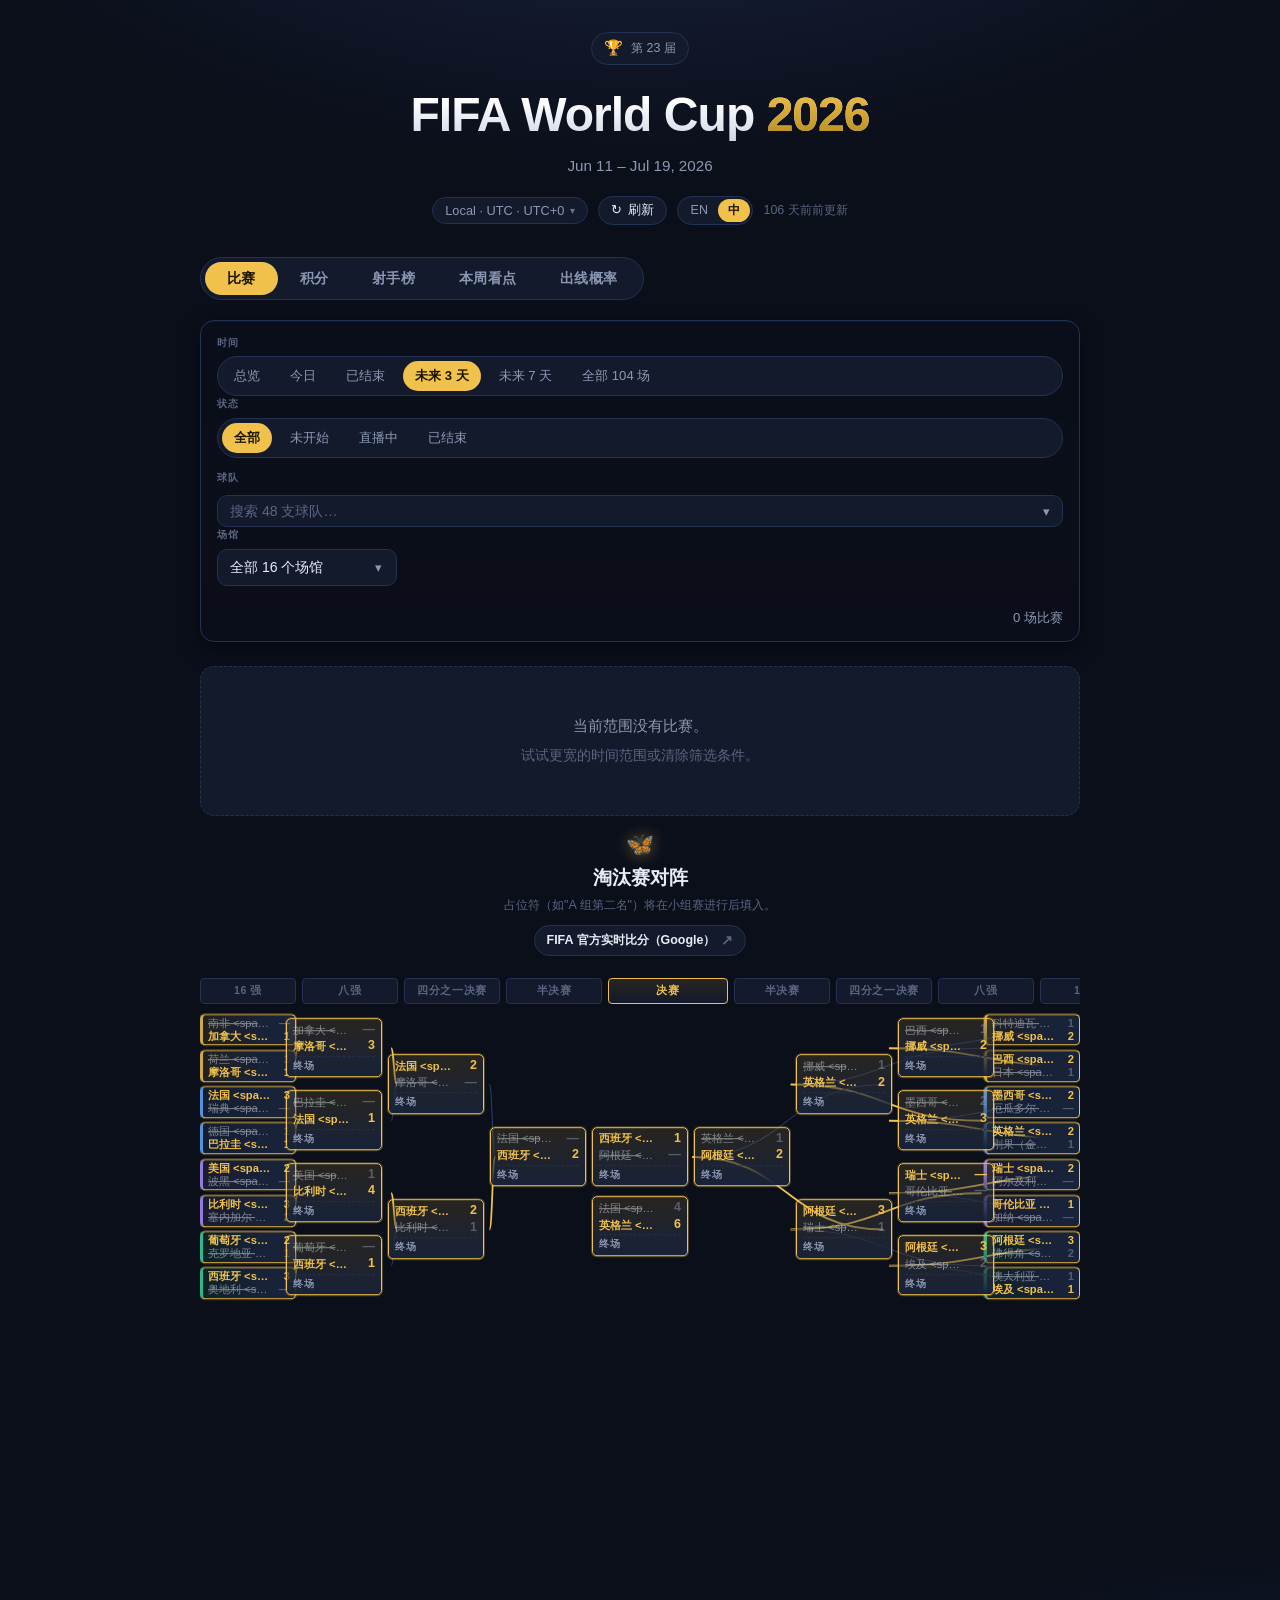
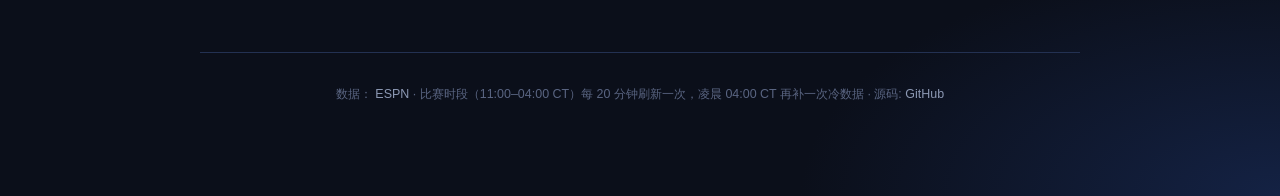
<file: world-cup-2026/index.html>
<!DOCTYPE html>
<html lang="zh-Hans">
<head>
  <meta charset="UTF-8" />
  <meta name="viewport" content="width=device-width, initial-scale=1.0" />
  <title data-i18n="page.title">FIFA World Cup 2026 — Daily Preview</title>
  <meta name="description" content="Daily preview of today's and tomorrow's 2026 FIFA World Cup matches, in your local timezone." />
  <link rel="icon" href="data:image/svg+xml;utf8,<svg xmlns='http://www.w3.org/2000/svg' viewBox='0 0 64 64'><text y='52' font-size='52'>⚽</text></svg>" />
  <link rel="stylesheet" href="style.css" />
</head>
<body>
  <div class="page">
    <header class="hero">
      <div class="hero-meta">
        <span class="trophy">🏆</span>
        <span class="edition" id="tournament-edition" data-i18n="tournament.edition">23rd edition</span>
      </div>
      <h1 class="title">FIFA World Cup <span class="year">2026</span></h1>
      <p class="subtitle" id="tournament-subtitle" data-i18n="tournament.dates">Jun 11 – Jul 19, 2026 · USA · Canada · Mexico</p>
      <div class="tz-row">
        <div class="tz-picker" id="tz-picker">
          <button
            class="tz-pill"
            id="tz-pill"
            type="button"
            aria-haspopup="listbox"
            aria-expanded="false"
            aria-controls="tz-menu"
            data-i18n-title="tz.times.in"
            title="Choose display timezone"
          >
            <span id="tz-pill-label">Local time</span>
            <span class="tz-caret" aria-hidden="true">▾</span>
          </button>
          <ul class="tz-menu" id="tz-menu" role="listbox" hidden></ul>
        </div>
        <button class="refresh-btn" id="refresh-btn" type="button" data-i18n-title="refresh" title="Reload matches">
          <span class="refresh-icon" aria-hidden="true">↻</span> <span data-i18n="refresh">Refresh</span>
        </button>
        <div class="lang-toggle" id="lang-toggle" role="radiogroup" data-i18n-aria="filter.lang" aria-label="Language">
          <button class="lang-pill" data-lang="en" type="button" role="radio" aria-checked="false">EN</button>
          <button class="lang-pill" data-lang="zh" type="button" role="radio" aria-checked="true">中</button>
        </div>
        <span class="updated" id="updated">—</span>
      </div>
    </header>

    <!-- View switch: matches vs group standings vs scorers -->
    <div class="view-switch" id="view-switch" role="radiogroup" data-i18n-aria="view.label" aria-label="View">
      <button class="view-pill is-active" data-value="matches" type="button" role="radio" aria-checked="true" data-i18n="view.matches">Matches</button>
      <button class="view-pill" data-value="standings" type="button" role="radio" aria-checked="false" data-i18n="view.standings">Standings</button>
      <button class="view-pill" data-value="scorers" type="button" role="radio" aria-checked="false" data-i18n="view.scorers">Scorers</button>
      <button class="view-pill" data-value="weekly" type="button" role="radio" aria-checked="false" data-i18n="view.weekly">Weekly Picks</button>
      <button class="view-pill" data-value="odds" type="button" role="radio" aria-checked="false" data-i18n="view.odds">Knockout Odds</button>
    </div>

    <!-- Filter bar -->
    <section class="filters" id="filters" aria-label="Match filters">
      <div class="filter-row">
        <div class="filter-group" data-filter="range">
          <span class="filter-label" data-i18n="filter.time">Time</span>
          <div class="pills" role="radiogroup" data-i18n-aria="filter.time" aria-label="Time range">
            <button class="pill" data-value="butterfly" type="button" role="radio" data-i18n="range.butterfly">Overview</button>
            <button class="pill" data-value="today" type="button" role="radio" data-i18n="range.today">Today</button>
            <button class="pill" data-value="past" type="button" role="radio" data-i18n="range.past">Past</button>
            <button class="pill" data-value="3d" type="button" role="radio" aria-checked="true" data-i18n="range.3d">Next 3 days</button>
            <button class="pill" data-value="7d" type="button" role="radio" data-i18n="range.7d">Next 7 days</button>
            <button class="pill" data-value="all" type="button" role="radio" data-i18n="range.all">All 104</button>
          </div>
        </div>

        <div class="filter-group" data-filter="status">
          <span class="filter-label" data-i18n="filter.status">Status</span>
          <div class="pills" role="radiogroup" data-i18n-aria="filter.status" aria-label="Match status">
            <button class="pill" data-value="any" type="button" role="radio" data-i18n="status.any">Any</button>
            <button class="pill" data-value="upcoming" type="button" role="radio" data-i18n="status.upcoming">Upcoming</button>
            <button class="pill" data-value="live" type="button" role="radio" data-i18n="status.live">Live</button>
            <button class="pill" data-value="final" type="button" role="radio" data-i18n="status.final">Final</button>
          </div>
        </div>
      </div>

      <div class="filter-row">
        <div class="filter-group filter-group--grow" data-filter="teams">
          <label class="filter-label" for="team-search" data-i18n="filter.teams">Teams</label>
          <div class="combo combo--teams">
            <div class="combo-chips" id="team-chips" aria-live="polite"></div>
            <div class="combo-input-wrap">
              <input
                id="team-search"
                class="combo-input"
                type="text"
                placeholder="Search 48 teams…"
                autocomplete="off"
                spellcheck="false"
                aria-autocomplete="list"
                aria-controls="team-options"
                data-i18n-placeholder="search.teams.placeholder"
              />
              <button class="combo-caret" type="button" aria-label="Toggle team list">▾</button>
            </div>
            <ul class="combo-options" id="team-options" role="listbox" hidden></ul>
          </div>
        </div>

        <div class="filter-group" data-filter="venues">
          <label class="filter-label" for="venue-trigger" data-i18n="filter.venues">Venues</label>
          <div class="combo combo--venues">
            <button
              id="venue-trigger"
              class="combo-trigger"
              type="button"
              aria-haspopup="listbox"
              aria-expanded="false"
            >
              <span class="combo-trigger-label" id="venue-trigger-label">All 16 venues</span>
              <span class="combo-caret">▾</span>
            </button>
            <ul class="combo-options combo-options--check combo-options--venues-grid" id="venue-options" role="listbox" hidden></ul>
          </div>
        </div>

        <div class="filter-group filter-group--actions">
          <span class="filter-label">&nbsp;</span>
          <div class="filter-actions">
            <span class="result-count" id="result-count">— matches</span>
            <button class="clear-btn" id="clear-btn" type="button" hidden data-i18n="clear">Clear filters</button>
          </div>
        </div>
      </div>
    </section>

    <main id="content" class="content" aria-live="polite">
      <div class="loading" id="loading" data-i18n="loading">Loading matches…</div>
    </main>

    <!-- Knockout bracket — double-wing butterfly with connecting lines. Rendered by JS. -->
    <section class="bracket-section" id="bracket-section" aria-label="Knockout bracket" hidden>
      <header class="bracket-head">
        <h2 class="bracket-title" data-i18n="bracket.title">Knockout bracket</h2>
        <p class="bracket-hint" data-i18n="bracket.hint">Placeholders like "Group A 2nd Place" fill in as the group stage completes.</p>
        <p class="bracket-live-link">
          <a class="bracket-live-btn" href="https://share.google/wjsTcLODaItTZD5M3" target="_blank" rel="noopener noreferrer" data-i18n="bracket.liveLink">FIFA live (Google)</a>
        </p>
      </header>
      <div class="bracket-scroll">
        <div class="bracket-butterfly" id="bracket-butterfly"></div>
      </div>
    </section>

    <footer class="foot">
      <p>
        <span data-i18n="footer.data">Data:</span> <a href="https://site.api.espn.com/apis/site/v2/sports/soccer/fifa.world/scoreboard" target="_blank" rel="noopener noreferrer">ESPN</a>
        · <span data-i18n="footer.refresh">Refreshed every 20 min during the match window (11:00–04:00 CT) and once overnight at 04:00 CT</span>
        · <span data-i18n="footer.source">Source</span>: <a href="https://github.com/hanyunfan/hermes/tree/main/world-cup-2026" target="_blank" rel="noopener noreferrer">GitHub</a>
      </p>
    </footer>
  </div>

  <template id="day-template">
    <section class="day">
      <header class="day-head">
        <h2 class="day-title"></h2>
        <span class="day-count"></span>
      </header>
      <ul class="matches" role="list"></ul>
    </section>
  </template>

  <template id="match-template">
    <li class="match">
      <div class="match-time">
        <span class="time-main"></span>
        <span class="time-status"></span>
        <span class="time-countdown" hidden></span>
      </div>

      <div class="match-body">
        <div class="team-row">
          <div class="team home">
            <div class="team-info">
              <span class="team-flag"></span>
              <span class="team-name"></span>
            </div>
            <span class="team-score"></span>
          </div>
          <div class="team away">
            <div class="team-info">
              <span class="team-flag"></span>
              <span class="team-name"></span>
            </div>
            <span class="team-score"></span>
          </div>
        </div>

        <div class="match-incidents" hidden></div>

        <div class="match-meta">
          <div class="meta-block">
            <span class="meta-label" data-i18n="stage">Stage</span>
            <span class="meta-val stage"></span>
          </div>
          <div class="meta-block">
            <span class="meta-label" data-i18n="venue">Venue</span>
            <span class="meta-val venue"></span>
          </div>
          <div class="meta-block">
            <span class="meta-label" data-i18n="watch">Watch</span>
            <span class="meta-val broadcasts"></span>
          </div>
        </div>

        <div class="match-links">
          <a class="link espn" target="_blank" rel="noopener noreferrer" data-i18n="link.espn">ESPN ↗</a>
          <a class="link fox" target="_blank" rel="noopener noreferrer" data-i18n="link.fox">Fox Sports ↗</a>
        </div>
      </div>
    </li>
  </template>

  <script src="app.js" defer></script>
</body>
</html>
</file>
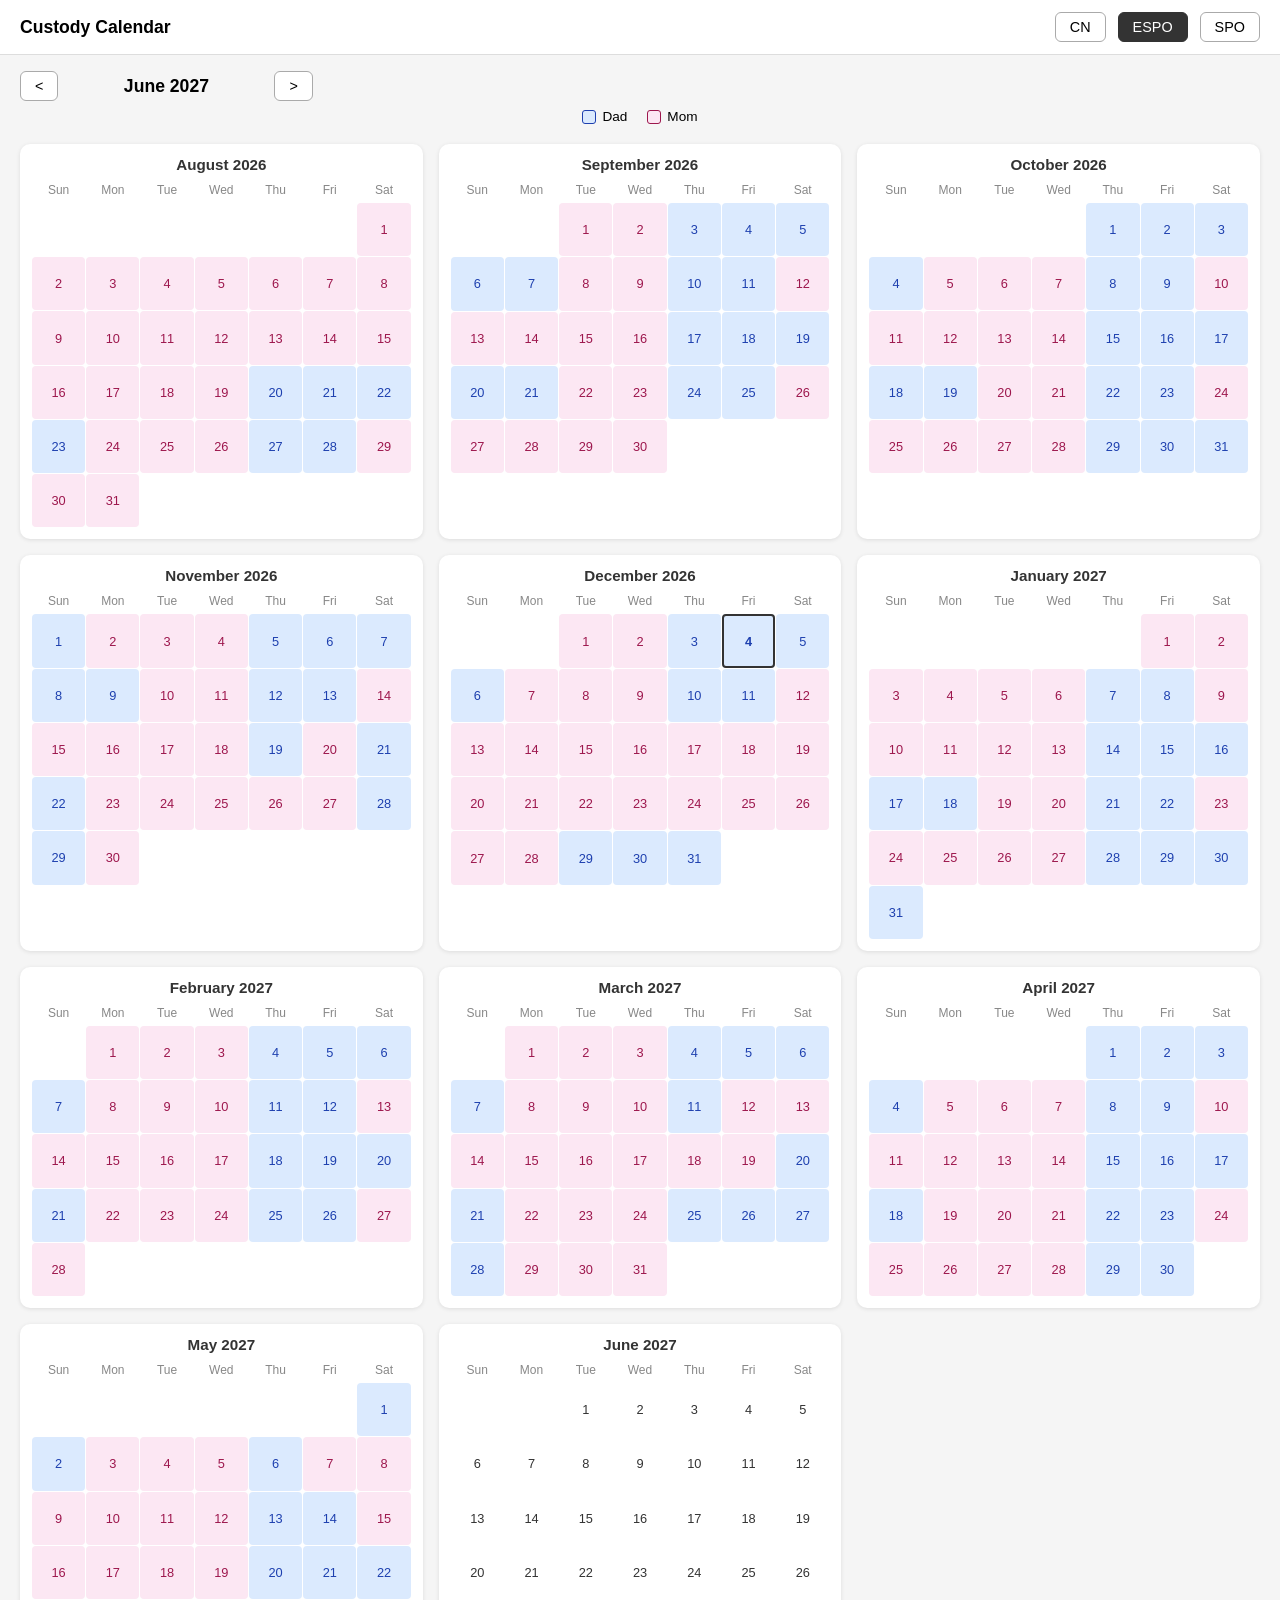
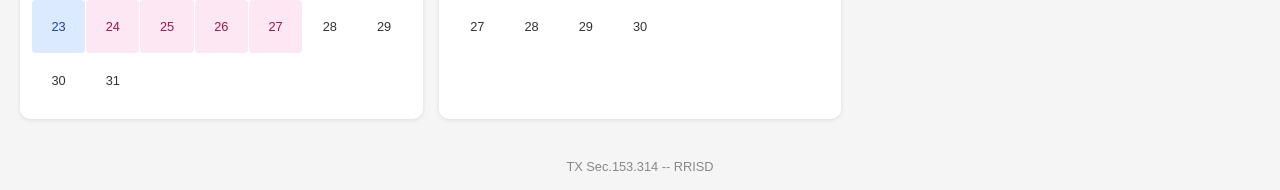
<file: custody_school_calendar.html>
<!DOCTYPE html>
<html lang="en">
<head>
<meta charset="UTF-8">
<meta name="viewport" content="width=device-width, initial-scale=1.0">
<title>Custody Calendar -- RRISD</title>
<style>
  * { box-sizing: border-box; margin: 0; padding: 0; }
  body { font-family: -apple-system, BlinkMacSystemFont, 'Segoe UI', Roboto, sans-serif; background: #f5f5f5; min-height: 100vh; }
  .toolbar { display: flex; gap: 12px; align-items: center; flex-wrap: wrap; padding: 12px 20px; background: #fff; border-bottom: 1px solid #ddd; position: sticky; top: 0; z-index: 100; }
  .toolbar h1 { font-size: 1.1rem; margin-right: auto; }
  button { padding: 6px 14px; border: 1px solid #aaa; border-radius: 6px; background: #fff; cursor: pointer; font-size: 0.9rem; }
  button:hover { background: #eee; }
  button.active { background: #333; color: #fff; border-color: #333; }
  .cal-nav { display: flex; align-items: center; gap: 8px; margin: 16px 20px 0; }
  .cal-nav span { font-size: 1.1rem; font-weight: 600; min-width: 200px; text-align: center; }
  .calendar-grid { display: grid; grid-template-columns: repeat(auto-fill, minmax(300px, 1fr)); gap: 16px; padding: 12px 20px 24px; }
  .month-box { background: #fff; border-radius: 10px; padding: 12px; box-shadow: 0 1px 4px rgba(0,0,0,0.1); }
  .month-title { text-align: center; font-weight: 600; margin-bottom: 8px; color: #333; font-size: 0.95rem; }
  .day-headers { display: grid; grid-template-columns: repeat(7, 1fr); gap: 1px; margin-bottom: 4px; }
  .dh { text-align: center; font-size: 0.75rem; color: #888; padding: 2px; }
  .days-grid { display: grid; grid-template-columns: repeat(7, 1fr); gap: 1px; }
  .day { aspect-ratio: 1; display: flex; align-items: center; justify-content: center; font-size: 0.8rem; border-radius: 4px; cursor: default; position: relative; min-height: 32px; color: #333; }
  .day.empty { background: transparent; }
  .day.dad { background: #dbeafe; color: #1e40af; }
  .day.mom { background: #fce7f3; color: #9d174d; }
  .day.today { outline: 2px solid #333; outline-offset: -2px; font-weight: 700; }
  .day:hover .tooltip { opacity: 1; visibility: visible; transform: translateY(0); }
  .tooltip { position: absolute; bottom: 110%; left: 50%; transform: translateX(-50%) translateY(4px); background: #333; color: #fff; padding: 6px 10px; border-radius: 6px; font-size: 0.7rem; white-space: nowrap; z-index: 200; opacity: 0; visibility: hidden; transition: 0.15s; pointer-events: none; text-align: center; }
  .tooltip::after { content: ''; position: absolute; top: 100%; left: 50%; transform: translateX(-50%); border: 5px solid transparent; border-top-color: #333; }
  .legend { display: flex; gap: 20px; justify-content: center; padding: 8px; font-size: 0.85rem; }
  .legend span { display: flex; align-items: center; gap: 6px; }
  .legend .dad-swatch { width: 14px; height: 14px; border-radius: 3px; background: #dbeafe; border: 1px solid #1e40af; }
  .legend .mom-swatch { width: 14px; height: 14px; border-radius: 3px; background: #fce7f3; border: 1px solid #9d174d; }
  .footer { text-align: center; padding: 16px; color: #888; font-size: 0.8rem; }
</style>
</head>
<body>
<div class="toolbar">
  <h1 id="title">Custody Calendar</h1>
  <button id="langToggle">CN</button>
  <button id="espoBtn" class="active">ESPO</button>
  <button id="spoBtn">SPO</button>
</div>
<div class="cal-nav">
  <button id="prevBtn">&lt;</button>
  <span id="curRange"></span>
  <button id="nextBtn">&gt;</button>
</div>
<div class="legend">
  <span><div class="dad-swatch"></div> Dad</span>
  <span><div class="mom-swatch"></div> Mom</span>
</div>
<div class="calendar-grid" id="calendar"></div>
<div class="footer">TX Sec.153.314 -- RRISD</div>
<script>
const I18N = {"en": {"title": "Custody Calendar", "dad": "Dad", "mom": "Mom", "today": "Today", "prev_month": "Prev", "next_month": "Next", "mode_spo": "SPO", "mode_espo": "ESPO", "lang_en": "EN", "lang_cn": "CN", "weekdays": ["Sun", "Mon", "Tue", "Wed", "Thu", "Fri", "Sat"], "months": ["January", "February", "March", "April", "May", "June", "July", "August", "September", "October", "November", "December"], "breaks": {"thanksgiving": "Thanksgiving Break", "christmas": "Christmas Break", "spring": "Spring Break", "summer": "Summer Break"}, "noschool": "No School", "regular": "School Day", "spo_weekend": "Dad Weekend (SPO)", "thanksgiving_first_half": "Dad - TG 1st half", "thanksgiving_second_half": "Mom - TG 2nd half", "christmas_first_half": "Dad - Xmas 1st half", "christmas_second_half": "Mom - Xmas 2nd half", "spring_break": "Spring Break", "summer_dad_30_days": "Dad Summer (Jul 1-30)", "summer_mom_before_dad": "Mom Summer (before Dad)", "summer_mom_after_dad": "Mom Summer (after Dad)", "summer_remainder": "Mom Summer (remainder)", "summer_possessory": "Dad Summer (possessory)", "noschool_day": "No School", "regular_school_day": "School Day", "fathers_day": "Father's Day Weekend", "mothers_day": "Mother's Day Weekend", "thursday": "Thursday (Dad)", "weekend": "Dad Weekend", "default_custody": "Mom (default)", "thanksgiving": "Thanksgiving", "christmas": "Christmas"}, "cn": {"title": "抚养权日历", "dad": "爸爸", "mom": "妈妈", "today": "Today", "prev_month": "上月", "next_month": "下月", "mode_spo": "标准抚养令", "mode_espo": "扩展抚养令", "lang_en": "EN", "lang_cn": "CN", "weekdays": ["周日", "周一", "周二", "周三", "周四", "周五", "周六"], "months": ["一月", "二月", "三月", "四月", "五月", "六月", "七月", "八月", "九月", "十月", "十一月", "十二月"], "breaks": {"thanksgiving": "感恩节假期", "christmas": "圣诞假期", "spring": "春假", "summer": "暑假"}, "noschool": "No School", "regular": "上课日", "spo_weekend": "爸爸周末", "thanksgiving_first_half": "爸爸 - 感恩节前半", "thanksgiving_second_half": "妈妈 - 感恩节后半", "christmas_first_half": "爸爸 - 圣诞前半", "christmas_second_half": "妈妈 - 圣诞后半", "spring_break": "春假", "summer_dad_30_days": "爸爸暑假(7月1-30日)", "summer_mom_before_dad": "妈妈暑假(Dad前)", "summer_mom_after_dad": "妈妈暑假(Dad后)", "summer_remainder": "妈妈暑假(剩余)", "summer_possessory": "爸爸暑假", "noschool_day": "休息日", "regular_school_day": "上课日", "fathers_day": "父亲节周末", "mothers_day": "母亲节周末", "thursday": "周四(爸爸)", "weekend": "爸爸周末", "default_custody": "妈妈(默认)", "thanksgiving": "感恩节", "christmas": "圣诞节"}};
const ESPO_INTERVALS = [{"start": "2023-05-22", "end": "2023-05-24", "custodian": "mom", "reason": "default_custody"}, {"start": "2023-05-25", "end": "2023-05-25", "custodian": "dad", "reason": "thursday"}, {"start": "2023-05-26", "end": "2023-05-26", "custodian": "dad", "reason": "no_school_day"}, {"start": "2023-05-27", "end": "2023-05-31", "custodian": "mom", "reason": "default_custody"}, {"start": "2023-06-01", "end": "2023-06-01", "custodian": "dad", "reason": "thursday"}, {"start": "2023-06-02", "end": "2023-06-04", "custodian": "dad", "reason": "weekend"}, {"start": "2023-06-05", "end": "2023-06-07", "custodian": "mom", "reason": "default_custody"}, {"start": "2023-06-08", "end": "2023-06-08", "custodian": "dad", "reason": "thursday"}, {"start": "2023-06-09", "end": "2023-06-09", "custodian": "dad", "reason": "no_school_day"}, {"start": "2023-06-10", "end": "2023-06-14", "custodian": "mom", "reason": "default_custody"}, {"start": "2023-06-15", "end": "2023-06-15", "custodian": "dad", "reason": "thursday"}, {"start": "2023-06-16", "end": "2023-06-18", "custodian": "dad", "reason": "fathers_day"}, {"start": "2023-06-19", "end": "2023-06-21", "custodian": "mom", "reason": "default_custody"}, {"start": "2023-06-22", "end": "2023-06-22", "custodian": "dad", "reason": "thursday"}, {"start": "2023-06-23", "end": "2023-06-23", "custodian": "dad", "reason": "no_school_day"}, {"start": "2023-06-24", "end": "2023-06-28", "custodian": "mom", "reason": "default_custody"}, {"start": "2023-06-29", "end": "2023-06-29", "custodian": "dad", "reason": "thursday"}, {"start": "2023-06-30", "end": "2023-07-02", "custodian": "dad", "reason": "weekend"}, {"start": "2023-07-03", "end": "2023-07-05", "custodian": "mom", "reason": "default_custody"}, {"start": "2023-07-06", "end": "2023-07-06", "custodian": "dad", "reason": "thursday"}, {"start": "2023-07-07", "end": "2023-07-09", "custodian": "dad", "reason": "weekend"}, {"start": "2023-07-10", "end": "2023-07-12", "custodian": "mom", "reason": "default_custody"}, {"start": "2023-07-13", "end": "2023-07-13", "custodian": "dad", "reason": "thursday"}, {"start": "2023-07-14", "end": "2023-07-14", "custodian": "dad", "reason": "no_school_day"}, {"start": "2023-07-15", "end": "2023-07-19", "custodian": "mom", "reason": "default_custody"}, {"start": "2023-07-20", "end": "2023-07-20", "custodian": "dad", "reason": "thursday"}, {"start": "2023-07-21", "end": "2023-07-23", "custodian": "dad", "reason": "weekend"}, {"start": "2023-07-24", "end": "2023-07-26", "custodian": "mom", "reason": "default_custody"}, {"start": "2023-07-27", "end": "2023-07-27", "custodian": "dad", "reason": "thursday"}, {"start": "2023-07-28", "end": "2023-07-28", "custodian": "dad", "reason": "no_school_day"}, {"start": "2023-07-29", "end": "2023-08-02", "custodian": "mom", "reason": "default_custody"}, {"start": "2023-08-03", "end": "2023-08-03", "custodian": "dad", "reason": "thursday"}, {"start": "2023-08-04", "end": "2023-08-06", "custodian": "dad", "reason": "weekend"}, {"start": "2023-08-07", "end": "2023-08-09", "custodian": "mom", "reason": "default_custody"}, {"start": "2023-08-10", "end": "2023-08-10", "custodian": "dad", "reason": "thursday"}, {"start": "2023-08-11", "end": "2023-08-11", "custodian": "dad", "reason": "no_school_day"}, {"start": "2023-08-12", "end": "2023-08-16", "custodian": "mom", "reason": "default_custody"}, {"start": "2023-08-17", "end": "2023-08-17", "custodian": "dad", "reason": "thursday"}, {"start": "2023-08-18", "end": "2023-08-20", "custodian": "dad", "reason": "weekend"}, {"start": "2023-08-21", "end": "2023-08-23", "custodian": "mom", "reason": "default_custody"}, {"start": "2023-08-24", "end": "2023-08-24", "custodian": "dad", "reason": "thursday"}, {"start": "2023-08-25", "end": "2023-08-25", "custodian": "dad", "reason": "no_school_day"}, {"start": "2023-08-26", "end": "2023-08-30", "custodian": "mom", "reason": "default_custody"}, {"start": "2023-08-31", "end": "2023-08-31", "custodian": "dad", "reason": "thursday"}, {"start": "2023-09-01", "end": "2023-09-03", "custodian": "dad", "reason": "weekend"}, {"start": "2023-09-04", "end": "2023-09-06", "custodian": "mom", "reason": "default_custody"}, {"start": "2023-09-07", "end": "2023-09-07", "custodian": "dad", "reason": "thursday"}, {"start": "2023-09-08", "end": "2023-09-08", "custodian": "dad", "reason": "no_school_day"}, {"start": "2023-09-09", "end": "2023-09-13", "custodian": "mom", "reason": "default_custody"}, {"start": "2023-09-14", "end": "2023-09-14", "custodian": "dad", "reason": "thursday"}, {"start": "2023-09-15", "end": "2023-09-17", "custodian": "dad", "reason": "weekend"}, {"start": "2023-09-18", "end": "2023-09-20", "custodian": "mom", "reason": "default_custody"}, {"start": "2023-09-21", "end": "2023-09-21", "custodian": "dad", "reason": "thursday"}, {"start": "2023-09-22", "end": "2023-09-22", "custodian": "dad", "reason": "no_school_day"}, {"start": "2023-09-23", "end": "2023-09-27", "custodian": "mom", "reason": "default_custody"}, {"start": "2023-09-28", "end": "2023-09-28", "custodian": "dad", "reason": "thursday"}, {"start": "2023-09-29", "end": "2023-10-01", "custodian": "dad", "reason": "weekend"}, {"start": "2023-10-02", "end": "2023-10-04", "custodian": "mom", "reason": "default_custody"}, {"start": "2023-10-05", "end": "2023-10-05", "custodian": "dad", "reason": "thursday"}, {"start": "2023-10-06", "end": "2023-10-08", "custodian": "dad", "reason": "weekend"}, {"start": "2023-10-09", "end": "2023-10-11", "custodian": "mom", "reason": "default_custody"}, {"start": "2023-10-12", "end": "2023-10-12", "custodian": "dad", "reason": "thursday"}, {"start": "2023-10-13", "end": "2023-10-13", "custodian": "dad", "reason": "no_school_day"}, {"start": "2023-10-14", "end": "2023-10-18", "custodian": "mom", "reason": "default_custody"}, {"start": "2023-10-19", "end": "2023-10-19", "custodian": "dad", "reason": "thursday"}, {"start": "2023-10-20", "end": "2023-10-22", "custodian": "dad", "reason": "weekend"}, {"start": "2023-10-23", "end": "2023-10-25", "custodian": "mom", "reason": "default_custody"}, {"start": "2023-10-26", "end": "2023-10-26", "custodian": "dad", "reason": "thursday"}, {"start": "2023-10-27", "end": "2023-10-27", "custodian": "dad", "reason": "no_school_day"}, {"start": "2023-10-28", "end": "2023-11-01", "custodian": "mom", "reason": "default_custody"}, {"start": "2023-11-02", "end": "2023-11-02", "custodian": "dad", "reason": "thursday"}, {"start": "2023-11-03", "end": "2023-11-05", "custodian": "dad", "reason": "weekend"}, {"start": "2023-11-06", "end": "2023-11-08", "custodian": "mom", "reason": "default_custody"}, {"start": "2023-11-09", "end": "2023-11-09", "custodian": "dad", "reason": "thursday"}, {"start": "2023-11-10", "end": "2023-11-10", "custodian": "dad", "reason": "no_school_day"}, {"start": "2023-11-11", "end": "2023-11-15", "custodian": "mom", "reason": "default_custody"}, {"start": "2023-11-16", "end": "2023-11-16", "custodian": "dad", "reason": "thursday"}, {"start": "2023-11-17", "end": "2023-11-19", "custodian": "dad", "reason": "weekend"}, {"start": "2023-11-20", "end": "2023-11-22", "custodian": "mom", "reason": "default_custody"}, {"start": "2023-11-23", "end": "2023-11-23", "custodian": "dad", "reason": "thursday"}, {"start": "2023-11-24", "end": "2023-11-24", "custodian": "dad", "reason": "no_school_day"}, {"start": "2023-11-25", "end": "2023-11-29", "custodian": "mom", "reason": "default_custody"}, {"start": "2023-11-30", "end": "2023-11-30", "custodian": "dad", "reason": "thursday"}, {"start": "2023-12-01", "end": "2023-12-03", "custodian": "dad", "reason": "weekend"}, {"start": "2023-12-04", "end": "2023-12-06", "custodian": "mom", "reason": "default_custody"}, {"start": "2023-12-07", "end": "2023-12-07", "custodian": "dad", "reason": "thursday"}, {"start": "2023-12-08", "end": "2023-12-08", "custodian": "dad", "reason": "no_school_day"}, {"start": "2023-12-09", "end": "2023-12-13", "custodian": "mom", "reason": "default_custody"}, {"start": "2023-12-14", "end": "2023-12-14", "custodian": "dad", "reason": "thursday"}, {"start": "2023-12-15", "end": "2023-12-17", "custodian": "dad", "reason": "weekend"}, {"start": "2023-12-18", "end": "2023-12-20", "custodian": "mom", "reason": "default_custody"}, {"start": "2023-12-21", "end": "2023-12-21", "custodian": "dad", "reason": "thursday"}, {"start": "2023-12-22", "end": "2023-12-22", "custodian": "dad", "reason": "no_school_day"}, {"start": "2023-12-23", "end": "2023-12-27", "custodian": "mom", "reason": "default_custody"}, {"start": "2023-12-28", "end": "2023-12-28", "custodian": "dad", "reason": "thursday"}, {"start": "2023-12-29", "end": "2023-12-31", "custodian": "dad", "reason": "weekend"}, {"start": "2024-01-01", "end": "2024-01-03", "custodian": "mom", "reason": "default_custody"}, {"start": "2024-01-04", "end": "2024-01-04", "custodian": "dad", "reason": "thursday"}, {"start": "2024-01-05", "end": "2024-01-07", "custodian": "dad", "reason": "weekend"}, {"start": "2024-01-08", "end": "2024-01-10", "custodian": "mom", "reason": "default_custody"}, {"start": "2024-01-11", "end": "2024-01-11", "custodian": "dad", "reason": "thursday"}, {"start": "2024-01-12", "end": "2024-01-12", "custodian": "dad", "reason": "no_school_day"}, {"start": "2024-01-13", "end": "2024-01-17", "custodian": "mom", "reason": "default_custody"}, {"start": "2024-01-18", "end": "2024-01-18", "custodian": "dad", "reason": "thursday"}, {"start": "2024-01-19", "end": "2024-01-21", "custodian": "dad", "reason": "weekend"}, {"start": "2024-01-22", "end": "2024-01-24", "custodian": "mom", "reason": "default_custody"}, {"start": "2024-01-25", "end": "2024-01-25", "custodian": "dad", "reason": "thursday"}, {"start": "2024-01-26", "end": "2024-01-26", "custodian": "dad", "reason": "no_school_day"}, {"start": "2024-01-27", "end": "2024-01-31", "custodian": "mom", "reason": "default_custody"}, {"start": "2024-02-01", "end": "2024-02-01", "custodian": "dad", "reason": "thursday"}, {"start": "2024-02-02", "end": "2024-02-04", "custodian": "dad", "reason": "weekend"}, {"start": "2024-02-05", "end": "2024-02-07", "custodian": "mom", "reason": "default_custody"}, {"start": "2024-02-08", "end": "2024-02-08", "custodian": "dad", "reason": "thursday"}, {"start": "2024-02-09", "end": "2024-02-09", "custodian": "dad", "reason": "no_school_day"}, {"start": "2024-02-10", "end": "2024-02-14", "custodian": "mom", "reason": "default_custody"}, {"start": "2024-02-15", "end": "2024-02-15", "custodian": "dad", "reason": "thursday"}, {"start": "2024-02-16", "end": "2024-02-18", "custodian": "dad", "reason": "weekend"}, {"start": "2024-02-19", "end": "2024-02-21", "custodian": "mom", "reason": "default_custody"}, {"start": "2024-02-22", "end": "2024-02-22", "custodian": "dad", "reason": "thursday"}, {"start": "2024-02-23", "end": "2024-02-23", "custodian": "dad", "reason": "no_school_day"}, {"start": "2024-02-24", "end": "2024-02-28", "custodian": "mom", "reason": "default_custody"}, {"start": "2024-02-29", "end": "2024-02-29", "custodian": "dad", "reason": "thursday"}, {"start": "2024-03-01", "end": "2024-03-03", "custodian": "dad", "reason": "weekend"}, {"start": "2024-03-04", "end": "2024-03-06", "custodian": "mom", "reason": "default_custody"}, {"start": "2024-03-07", "end": "2024-03-07", "custodian": "dad", "reason": "thursday"}, {"start": "2024-03-08", "end": "2024-03-08", "custodian": "dad", "reason": "no_school_day"}, {"start": "2024-03-09", "end": "2024-03-13", "custodian": "mom", "reason": "default_custody"}, {"start": "2024-03-14", "end": "2024-03-14", "custodian": "dad", "reason": "thursday"}, {"start": "2024-03-15", "end": "2024-03-17", "custodian": "dad", "reason": "weekend"}, {"start": "2024-03-18", "end": "2024-03-20", "custodian": "mom", "reason": "default_custody"}, {"start": "2024-03-21", "end": "2024-03-21", "custodian": "dad", "reason": "thursday"}, {"start": "2024-03-22", "end": "2024-03-22", "custodian": "dad", "reason": "no_school_day"}, {"start": "2024-03-23", "end": "2024-03-27", "custodian": "mom", "reason": "default_custody"}, {"start": "2024-03-28", "end": "2024-03-28", "custodian": "dad", "reason": "thursday"}, {"start": "2024-03-29", "end": "2024-03-31", "custodian": "dad", "reason": "weekend"}, {"start": "2024-04-01", "end": "2024-04-03", "custodian": "mom", "reason": "default_custody"}, {"start": "2024-04-04", "end": "2024-04-04", "custodian": "dad", "reason": "thursday"}, {"start": "2024-04-05", "end": "2024-04-07", "custodian": "dad", "reason": "weekend"}, {"start": "2024-04-08", "end": "2024-04-10", "custodian": "mom", "reason": "default_custody"}, {"start": "2024-04-11", "end": "2024-04-11", "custodian": "dad", "reason": "thursday"}, {"start": "2024-04-12", "end": "2024-04-12", "custodian": "dad", "reason": "no_school_day"}, {"start": "2024-04-13", "end": "2024-04-17", "custodian": "mom", "reason": "default_custody"}, {"start": "2024-04-18", "end": "2024-04-18", "custodian": "dad", "reason": "thursday"}, {"start": "2024-04-19", "end": "2024-04-21", "custodian": "dad", "reason": "weekend"}, {"start": "2024-04-22", "end": "2024-04-24", "custodian": "mom", "reason": "default_custody"}, {"start": "2024-04-25", "end": "2024-04-25", "custodian": "dad", "reason": "thursday"}, {"start": "2024-04-26", "end": "2024-04-26", "custodian": "dad", "reason": "no_school_day"}, {"start": "2024-04-27", "end": "2024-05-01", "custodian": "mom", "reason": "default_custody"}, {"start": "2024-05-02", "end": "2024-05-02", "custodian": "dad", "reason": "thursday"}, {"start": "2024-05-03", "end": "2024-05-05", "custodian": "dad", "reason": "weekend"}, {"start": "2024-05-06", "end": "2024-05-08", "custodian": "mom", "reason": "default_custody"}, {"start": "2024-05-09", "end": "2024-05-09", "custodian": "dad", "reason": "thursday"}, {"start": "2024-05-10", "end": "2024-05-12", "custodian": "mom", "reason": "mothers_day"}, {"start": "2024-05-13", "end": "2024-05-15", "custodian": "mom", "reason": "default_custody"}, {"start": "2024-05-16", "end": "2024-05-16", "custodian": "dad", "reason": "thursday"}, {"start": "2024-05-17", "end": "2024-05-19", "custodian": "dad", "reason": "weekend"}, {"start": "2024-05-20", "end": "2024-05-22", "custodian": "mom", "reason": "default_custody"}, {"start": "2024-05-23", "end": "2024-05-23", "custodian": "dad", "reason": "thursday"}, {"start": "2024-05-24", "end": "2024-05-24", "custodian": "dad", "reason": "no_school_day"}, {"start": "2024-05-25", "end": "2024-05-29", "custodian": "mom", "reason": "default_custody"}, {"start": "2024-05-30", "end": "2024-05-30", "custodian": "dad", "reason": "thursday"}, {"start": "2024-05-31", "end": "2024-06-02", "custodian": "dad", "reason": "weekend"}, {"start": "2024-06-03", "end": "2024-06-05", "custodian": "mom", "reason": "default_custody"}, {"start": "2024-06-06", "end": "2024-06-06", "custodian": "dad", "reason": "thursday"}, {"start": "2024-06-07", "end": "2024-06-09", "custodian": "dad", "reason": "weekend"}, {"start": "2024-06-10", "end": "2024-06-12", "custodian": "mom", "reason": "default_custody"}, {"start": "2024-06-13", "end": "2024-06-13", "custodian": "dad", "reason": "thursday"}, {"start": "2024-06-14", "end": "2024-06-16", "custodian": "dad", "reason": "fathers_day"}, {"start": "2024-06-17", "end": "2024-06-19", "custodian": "mom", "reason": "default_custody"}, {"start": "2024-06-20", "end": "2024-06-20", "custodian": "dad", "reason": "thursday"}, {"start": "2024-06-21", "end": "2024-06-23", "custodian": "dad", "reason": "weekend"}, {"start": "2024-06-24", "end": "2024-06-26", "custodian": "mom", "reason": "default_custody"}, {"start": "2024-06-27", "end": "2024-06-27", "custodian": "dad", "reason": "thursday"}, {"start": "2024-06-28", "end": "2024-06-28", "custodian": "dad", "reason": "no_school_day"}, {"start": "2024-06-29", "end": "2024-07-03", "custodian": "mom", "reason": "default_custody"}, {"start": "2024-07-04", "end": "2024-07-04", "custodian": "dad", "reason": "thursday"}, {"start": "2024-07-05", "end": "2024-07-07", "custodian": "dad", "reason": "weekend"}, {"start": "2024-07-08", "end": "2024-07-10", "custodian": "mom", "reason": "default_custody"}, {"start": "2024-07-11", "end": "2024-07-11", "custodian": "dad", "reason": "thursday"}, {"start": "2024-07-12", "end": "2024-07-12", "custodian": "dad", "reason": "no_school_day"}, {"start": "2024-07-13", "end": "2024-07-17", "custodian": "mom", "reason": "default_custody"}, {"start": "2024-07-18", "end": "2024-07-18", "custodian": "dad", "reason": "thursday"}, {"start": "2024-07-19", "end": "2024-07-21", "custodian": "dad", "reason": "weekend"}, {"start": "2024-07-22", "end": "2024-07-24", "custodian": "mom", "reason": "default_custody"}, {"start": "2024-07-25", "end": "2024-07-25", "custodian": "dad", "reason": "thursday"}, {"start": "2024-07-26", "end": "2024-07-26", "custodian": "dad", "reason": "no_school_day"}, {"start": "2024-07-27", "end": "2024-07-31", "custodian": "mom", "reason": "default_custody"}, {"start": "2024-08-01", "end": "2024-08-01", "custodian": "dad", "reason": "thursday"}, {"start": "2024-08-02", "end": "2024-08-04", "custodian": "dad", "reason": "weekend"}, {"start": "2024-08-05", "end": "2024-08-07", "custodian": "mom", "reason": "default_custody"}, {"start": "2024-08-08", "end": "2024-08-08", "custodian": "dad", "reason": "thursday"}, {"start": "2024-08-09", "end": "2024-08-09", "custodian": "dad", "reason": "no_school_day"}, {"start": "2024-08-10", "end": "2024-08-14", "custodian": "mom", "reason": "default_custody"}, {"start": "2024-08-15", "end": "2024-08-15", "custodian": "dad", "reason": "thursday"}, {"start": "2024-08-16", "end": "2024-08-18", "custodian": "dad", "reason": "weekend"}, {"start": "2024-08-19", "end": "2024-08-21", "custodian": "mom", "reason": "default_custody"}, {"start": "2024-08-22", "end": "2024-08-22", "custodian": "dad", "reason": "thursday"}, {"start": "2024-08-23", "end": "2024-08-23", "custodian": "dad", "reason": "no_school_day"}, {"start": "2024-08-24", "end": "2024-08-28", "custodian": "mom", "reason": "default_custody"}, {"start": "2024-08-29", "end": "2024-08-29", "custodian": "dad", "reason": "thursday"}, {"start": "2024-08-30", "end": "2024-09-01", "custodian": "dad", "reason": "weekend"}, {"start": "2024-09-02", "end": "2024-09-04", "custodian": "mom", "reason": "default_custody"}, {"start": "2024-09-05", "end": "2024-09-05", "custodian": "dad", "reason": "thursday"}, {"start": "2024-09-06", "end": "2024-09-08", "custodian": "dad", "reason": "weekend"}, {"start": "2024-09-09", "end": "2024-09-11", "custodian": "mom", "reason": "default_custody"}, {"start": "2024-09-12", "end": "2024-09-12", "custodian": "dad", "reason": "thursday"}, {"start": "2024-09-13", "end": "2024-09-13", "custodian": "dad", "reason": "no_school_day"}, {"start": "2024-09-14", "end": "2024-09-18", "custodian": "mom", "reason": "default_custody"}, {"start": "2024-09-19", "end": "2024-09-19", "custodian": "dad", "reason": "thursday"}, {"start": "2024-09-20", "end": "2024-09-22", "custodian": "dad", "reason": "weekend"}, {"start": "2024-09-23", "end": "2024-09-25", "custodian": "mom", "reason": "default_custody"}, {"start": "2024-09-26", "end": "2024-09-26", "custodian": "dad", "reason": "thursday"}, {"start": "2024-09-27", "end": "2024-09-27", "custodian": "dad", "reason": "no_school_day"}, {"start": "2024-09-28", "end": "2024-10-02", "custodian": "mom", "reason": "default_custody"}, {"start": "2024-10-03", "end": "2024-10-03", "custodian": "dad", "reason": "thursday"}, {"start": "2024-10-04", "end": "2024-10-06", "custodian": "dad", "reason": "weekend"}, {"start": "2024-10-07", "end": "2024-10-09", "custodian": "mom", "reason": "default_custody"}, {"start": "2024-10-10", "end": "2024-10-10", "custodian": "dad", "reason": "thursday"}, {"start": "2024-10-11", "end": "2024-10-11", "custodian": "dad", "reason": "no_school_day"}, {"start": "2024-10-12", "end": "2024-10-16", "custodian": "mom", "reason": "default_custody"}, {"start": "2024-10-17", "end": "2024-10-17", "custodian": "dad", "reason": "thursday"}, {"start": "2024-10-18", "end": "2024-10-20", "custodian": "dad", "reason": "weekend"}, {"start": "2024-10-21", "end": "2024-10-23", "custodian": "mom", "reason": "default_custody"}, {"start": "2024-10-24", "end": "2024-10-24", "custodian": "dad", "reason": "thursday"}, {"start": "2024-10-25", "end": "2024-10-25", "custodian": "dad", "reason": "no_school_day"}, {"start": "2024-10-26", "end": "2024-10-30", "custodian": "mom", "reason": "default_custody"}, {"start": "2024-10-31", "end": "2024-10-31", "custodian": "dad", "reason": "thursday"}, {"start": "2024-11-01", "end": "2024-11-03", "custodian": "dad", "reason": "weekend"}, {"start": "2024-11-04", "end": "2024-11-06", "custodian": "mom", "reason": "default_custody"}, {"start": "2024-11-07", "end": "2024-11-07", "custodian": "dad", "reason": "thursday"}, {"start": "2024-11-08", "end": "2024-11-08", "custodian": "dad", "reason": "no_school_day"}, {"start": "2024-11-09", "end": "2024-11-13", "custodian": "mom", "reason": "default_custody"}, {"start": "2024-11-14", "end": "2024-11-14", "custodian": "dad", "reason": "thursday"}, {"start": "2024-11-15", "end": "2024-11-17", "custodian": "dad", "reason": "weekend"}, {"start": "2024-11-18", "end": "2024-11-20", "custodian": "mom", "reason": "default_custody"}, {"start": "2024-11-21", "end": "2024-11-21", "custodian": "dad", "reason": "thursday"}, {"start": "2024-11-22", "end": "2024-11-22", "custodian": "dad", "reason": "no_school_day"}, {"start": "2024-11-23", "end": "2024-11-27", "custodian": "mom", "reason": "default_custody"}, {"start": "2024-11-28", "end": "2024-11-28", "custodian": "dad", "reason": "thursday"}, {"start": "2024-11-29", "end": "2024-12-01", "custodian": "dad", "reason": "weekend"}, {"start": "2024-12-02", "end": "2024-12-04", "custodian": "mom", "reason": "default_custody"}, {"start": "2024-12-05", "end": "2024-12-05", "custodian": "dad", "reason": "thursday"}, {"start": "2024-12-06", "end": "2024-12-08", "custodian": "dad", "reason": "weekend"}, {"start": "2024-12-09", "end": "2024-12-11", "custodian": "mom", "reason": "default_custody"}, {"start": "2024-12-12", "end": "2024-12-12", "custodian": "dad", "reason": "thursday"}, {"start": "2024-12-13", "end": "2024-12-13", "custodian": "dad", "reason": "no_school_day"}, {"start": "2024-12-14", "end": "2024-12-18", "custodian": "mom", "reason": "default_custody"}, {"start": "2024-12-19", "end": "2024-12-19", "custodian": "dad", "reason": "thursday"}, {"start": "2024-12-20", "end": "2024-12-22", "custodian": "dad", "reason": "weekend"}, {"start": "2024-12-23", "end": "2024-12-25", "custodian": "mom", "reason": "default_custody"}, {"start": "2024-12-26", "end": "2024-12-26", "custodian": "dad", "reason": "thursday"}, {"start": "2024-12-27", "end": "2024-12-27", "custodian": "dad", "reason": "no_school_day"}, {"start": "2024-12-28", "end": "2025-01-01", "custodian": "mom", "reason": "default_custody"}, {"start": "2025-01-02", "end": "2025-01-02", "custodian": "dad", "reason": "thursday"}, {"start": "2025-01-03", "end": "2025-01-05", "custodian": "dad", "reason": "weekend"}, {"start": "2025-01-06", "end": "2025-01-08", "custodian": "mom", "reason": "default_custody"}, {"start": "2025-01-09", "end": "2025-01-09", "custodian": "dad", "reason": "thursday"}, {"start": "2025-01-10", "end": "2025-01-10", "custodian": "dad", "reason": "no_school_day"}, {"start": "2025-01-11", "end": "2025-01-15", "custodian": "mom", "reason": "default_custody"}, {"start": "2025-01-16", "end": "2025-01-16", "custodian": "dad", "reason": "thursday"}, {"start": "2025-01-17", "end": "2025-01-19", "custodian": "dad", "reason": "weekend"}, {"start": "2025-01-20", "end": "2025-01-22", "custodian": "mom", "reason": "default_custody"}, {"start": "2025-01-23", "end": "2025-01-23", "custodian": "dad", "reason": "thursday"}, {"start": "2025-01-24", "end": "2025-01-24", "custodian": "dad", "reason": "no_school_day"}, {"start": "2025-01-25", "end": "2025-01-29", "custodian": "mom", "reason": "default_custody"}, {"start": "2025-01-30", "end": "2025-01-30", "custodian": "dad", "reason": "thursday"}, {"start": "2025-01-31", "end": "2025-02-02", "custodian": "dad", "reason": "weekend"}, {"start": "2025-02-03", "end": "2025-02-05", "custodian": "mom", "reason": "default_custody"}, {"start": "2025-02-06", "end": "2025-02-06", "custodian": "dad", "reason": "thursday"}, {"start": "2025-02-07", "end": "2025-02-09", "custodian": "dad", "reason": "weekend"}, {"start": "2025-02-10", "end": "2025-02-12", "custodian": "mom", "reason": "default_custody"}, {"start": "2025-02-13", "end": "2025-02-13", "custodian": "dad", "reason": "thursday"}, {"start": "2025-02-14", "end": "2025-02-14", "custodian": "dad", "reason": "no_school_day"}, {"start": "2025-02-15", "end": "2025-02-19", "custodian": "mom", "reason": "default_custody"}, {"start": "2025-02-20", "end": "2025-02-20", "custodian": "dad", "reason": "thursday"}, {"start": "2025-02-21", "end": "2025-02-23", "custodian": "dad", "reason": "weekend"}, {"start": "2025-02-24", "end": "2025-02-26", "custodian": "mom", "reason": "default_custody"}, {"start": "2025-02-27", "end": "2025-02-27", "custodian": "dad", "reason": "thursday"}, {"start": "2025-02-28", "end": "2025-02-28", "custodian": "dad", "reason": "no_school_day"}, {"start": "2025-03-01", "end": "2025-03-05", "custodian": "mom", "reason": "default_custody"}, {"start": "2025-03-06", "end": "2025-03-06", "custodian": "dad", "reason": "thursday"}, {"start": "2025-03-07", "end": "2025-03-09", "custodian": "dad", "reason": "weekend"}, {"start": "2025-03-10", "end": "2025-03-12", "custodian": "mom", "reason": "default_custody"}, {"start": "2025-03-13", "end": "2025-03-13", "custodian": "dad", "reason": "thursday"}, {"start": "2025-03-14", "end": "2025-03-14", "custodian": "dad", "reason": "no_school_day"}, {"start": "2025-03-15", "end": "2025-03-19", "custodian": "mom", "reason": "default_custody"}, {"start": "2025-03-20", "end": "2025-03-20", "custodian": "dad", "reason": "thursday"}, {"start": "2025-03-21", "end": "2025-03-23", "custodian": "dad", "reason": "weekend"}, {"start": "2025-03-24", "end": "2025-03-26", "custodian": "mom", "reason": "default_custody"}, {"start": "2025-03-27", "end": "2025-03-27", "custodian": "dad", "reason": "thursday"}, {"start": "2025-03-28", "end": "2025-03-28", "custodian": "dad", "reason": "no_school_day"}, {"start": "2025-03-29", "end": "2025-04-02", "custodian": "mom", "reason": "default_custody"}, {"start": "2025-04-03", "end": "2025-04-03", "custodian": "dad", "reason": "thursday"}, {"start": "2025-04-04", "end": "2025-04-06", "custodian": "dad", "reason": "weekend"}, {"start": "2025-04-07", "end": "2025-04-09", "custodian": "mom", "reason": "default_custody"}, {"start": "2025-04-10", "end": "2025-04-10", "custodian": "dad", "reason": "thursday"}, {"start": "2025-04-11", "end": "2025-04-11", "custodian": "dad", "reason": "no_school_day"}, {"start": "2025-04-12", "end": "2025-04-16", "custodian": "mom", "reason": "default_custody"}, {"start": "2025-04-17", "end": "2025-04-17", "custodian": "dad", "reason": "thursday"}, {"start": "2025-04-18", "end": "2025-04-20", "custodian": "dad", "reason": "weekend"}, {"start": "2025-04-21", "end": "2025-04-23", "custodian": "mom", "reason": "default_custody"}, {"start": "2025-04-24", "end": "2025-04-24", "custodian": "dad", "reason": "thursday"}, {"start": "2025-04-25", "end": "2025-04-25", "custodian": "dad", "reason": "no_school_day"}, {"start": "2025-04-26", "end": "2025-04-30", "custodian": "mom", "reason": "default_custody"}, {"start": "2025-05-01", "end": "2025-05-01", "custodian": "dad", "reason": "thursday"}, {"start": "2025-05-02", "end": "2025-05-04", "custodian": "dad", "reason": "weekend"}, {"start": "2025-05-05", "end": "2025-05-07", "custodian": "mom", "reason": "default_custody"}, {"start": "2025-05-08", "end": "2025-05-08", "custodian": "dad", "reason": "thursday"}, {"start": "2025-05-09", "end": "2025-05-11", "custodian": "mom", "reason": "mothers_day"}, {"start": "2025-05-12", "end": "2025-05-14", "custodian": "mom", "reason": "default_custody"}, {"start": "2025-05-15", "end": "2025-05-15", "custodian": "dad", "reason": "thursday"}, {"start": "2025-05-16", "end": "2025-05-18", "custodian": "dad", "reason": "weekend"}, {"start": "2025-05-19", "end": "2025-05-20", "custodian": "mom", "reason": "default_custody"}, {"start": "2025-05-21", "end": "2025-05-21", "custodian": "mom", "reason": "summer_pre_school"}, {"start": "2025-05-22", "end": "2025-06-12", "custodian": "mom", "reason": "summer_remainder"}, {"start": "2025-06-13", "end": "2025-06-15", "custodian": "dad", "reason": "fathers_day"}, {"start": "2025-06-16", "end": "2025-06-30", "custodian": "mom", "reason": "summer_remainder"}, {"start": "2025-07-01", "end": "2025-07-30", "custodian": "dad", "reason": "summer_possessory"}, {"start": "2025-07-31", "end": "2025-08-11", "custodian": "mom", "reason": "summer_remainder"}, {"start": "2025-08-12", "end": "2025-08-13", "custodian": "mom", "reason": "default_custody"}, {"start": "2025-08-14", "end": "2025-08-14", "custodian": "dad", "reason": "thursday"}, {"start": "2025-08-15", "end": "2025-08-17", "custodian": "dad", "reason": "weekend"}, {"start": "2025-08-18", "end": "2025-08-20", "custodian": "mom", "reason": "default_custody"}, {"start": "2025-08-21", "end": "2025-08-21", "custodian": "dad", "reason": "thursday"}, {"start": "2025-08-22", "end": "2025-08-22", "custodian": "dad", "reason": "no_school_day"}, {"start": "2025-08-23", "end": "2025-08-27", "custodian": "mom", "reason": "default_custody"}, {"start": "2025-08-28", "end": "2025-08-28", "custodian": "dad", "reason": "thursday"}, {"start": "2025-08-29", "end": "2025-08-31", "custodian": "dad", "reason": "weekend"}, {"start": "2025-09-01", "end": "2025-09-01", "custodian": "dad", "reason": "no_school_day"}, {"start": "2025-09-02", "end": "2025-09-03", "custodian": "mom", "reason": "default_custody"}, {"start": "2025-09-04", "end": "2025-09-04", "custodian": "dad", "reason": "thursday"}, {"start": "2025-09-05", "end": "2025-09-07", "custodian": "dad", "reason": "weekend"}, {"start": "2025-09-08", "end": "2025-09-10", "custodian": "mom", "reason": "default_custody"}, {"start": "2025-09-11", "end": "2025-09-11", "custodian": "dad", "reason": "thursday"}, {"start": "2025-09-12", "end": "2025-09-12", "custodian": "dad", "reason": "no_school_day"}, {"start": "2025-09-13", "end": "2025-09-17", "custodian": "mom", "reason": "default_custody"}, {"start": "2025-09-18", "end": "2025-09-18", "custodian": "dad", "reason": "thursday"}, {"start": "2025-09-19", "end": "2025-09-21", "custodian": "dad", "reason": "weekend"}, {"start": "2025-09-22", "end": "2025-09-22", "custodian": "dad", "reason": "no_school_day"}, {"start": "2025-09-23", "end": "2025-09-24", "custodian": "mom", "reason": "default_custody"}, {"start": "2025-09-25", "end": "2025-09-25", "custodian": "dad", "reason": "thursday"}, {"start": "2025-09-26", "end": "2025-09-26", "custodian": "dad", "reason": "no_school_day"}, {"start": "2025-09-27", "end": "2025-10-01", "custodian": "mom", "reason": "default_custody"}, {"start": "2025-10-02", "end": "2025-10-02", "custodian": "dad", "reason": "thursday"}, {"start": "2025-10-03", "end": "2025-10-05", "custodian": "dad", "reason": "weekend"}, {"start": "2025-10-06", "end": "2025-10-08", "custodian": "mom", "reason": "default_custody"}, {"start": "2025-10-09", "end": "2025-10-09", "custodian": "dad", "reason": "thursday"}, {"start": "2025-10-10", "end": "2025-10-10", "custodian": "dad", "reason": "no_school_day"}, {"start": "2025-10-11", "end": "2025-10-15", "custodian": "mom", "reason": "default_custody"}, {"start": "2025-10-16", "end": "2025-10-16", "custodian": "dad", "reason": "thursday"}, {"start": "2025-10-17", "end": "2025-10-19", "custodian": "dad", "reason": "weekend"}, {"start": "2025-10-20", "end": "2025-10-22", "custodian": "mom", "reason": "default_custody"}, {"start": "2025-10-23", "end": "2025-10-23", "custodian": "dad", "reason": "thursday"}, {"start": "2025-10-24", "end": "2025-10-29", "custodian": "mom", "reason": "default_custody"}, {"start": "2025-10-30", "end": "2025-10-30", "custodian": "dad", "reason": "thursday"}, {"start": "2025-10-31", "end": "2025-11-02", "custodian": "dad", "reason": "weekend"}, {"start": "2025-11-03", "end": "2025-11-05", "custodian": "mom", "reason": "default_custody"}, {"start": "2025-11-06", "end": "2025-11-06", "custodian": "dad", "reason": "thursday"}, {"start": "2025-11-07", "end": "2025-11-09", "custodian": "dad", "reason": "weekend"}, {"start": "2025-11-10", "end": "2025-11-12", "custodian": "mom", "reason": "default_custody"}, {"start": "2025-11-13", "end": "2025-11-13", "custodian": "dad", "reason": "thursday"}, {"start": "2025-11-14", "end": "2025-11-14", "custodian": "dad", "reason": "no_school_day"}, {"start": "2025-11-15", "end": "2025-11-19", "custodian": "mom", "reason": "default_custody"}, {"start": "2025-11-20", "end": "2025-11-20", "custodian": "dad", "reason": "thursday"}, {"start": "2025-11-21", "end": "2025-11-21", "custodian": "dad", "reason": "thanksgiving"}, {"start": "2025-11-22", "end": "2025-11-23", "custodian": "dad", "reason": "weekend"}, {"start": "2025-11-24", "end": "2025-11-28", "custodian": "dad", "reason": "thanksgiving"}, {"start": "2025-11-29", "end": "2025-11-30", "custodian": "dad", "reason": "no_school_day"}, {"start": "2025-12-01", "end": "2025-12-03", "custodian": "mom", "reason": "default_custody"}, {"start": "2025-12-04", "end": "2025-12-04", "custodian": "dad", "reason": "thursday"}, {"start": "2025-12-05", "end": "2025-12-07", "custodian": "dad", "reason": "weekend"}, {"start": "2025-12-08", "end": "2025-12-10", "custodian": "mom", "reason": "default_custody"}, {"start": "2025-12-11", "end": "2025-12-11", "custodian": "dad", "reason": "thursday"}, {"start": "2025-12-12", "end": "2025-12-12", "custodian": "dad", "reason": "no_school_day"}, {"start": "2025-12-13", "end": "2025-12-16", "custodian": "mom", "reason": "default_custody"}, {"start": "2025-12-17", "end": "2025-12-28", "custodian": "dad", "reason": "christmas_first_half"}, {"start": "2025-12-29", "end": "2025-12-31", "custodian": "mom", "reason": "christmas_second_half"}, {"start": "2026-01-01", "end": "2026-01-02", "custodian": "dad", "reason": "christmas_second_half"}, {"start": "2026-01-03", "end": "2026-01-04", "custodian": "dad", "reason": "weekend"}, {"start": "2026-01-05", "end": "2026-01-07", "custodian": "mom", "reason": "default_custody"}, {"start": "2026-01-08", "end": "2026-01-08", "custodian": "dad", "reason": "thursday"}, {"start": "2026-01-09", "end": "2026-01-09", "custodian": "dad", "reason": "no_school_day"}, {"start": "2026-01-10", "end": "2026-01-14", "custodian": "mom", "reason": "default_custody"}, {"start": "2026-01-15", "end": "2026-01-15", "custodian": "dad", "reason": "thursday"}, {"start": "2026-01-16", "end": "2026-01-18", "custodian": "dad", "reason": "weekend"}, {"start": "2026-01-19", "end": "2026-01-19", "custodian": "dad", "reason": "no_school_day"}, {"start": "2026-01-20", "end": "2026-01-21", "custodian": "mom", "reason": "default_custody"}, {"start": "2026-01-22", "end": "2026-01-22", "custodian": "dad", "reason": "thursday"}, {"start": "2026-01-23", "end": "2026-01-23", "custodian": "dad", "reason": "no_school_day"}, {"start": "2026-01-24", "end": "2026-01-28", "custodian": "mom", "reason": "default_custody"}, {"start": "2026-01-29", "end": "2026-01-29", "custodian": "dad", "reason": "thursday"}, {"start": "2026-01-30", "end": "2026-02-01", "custodian": "dad", "reason": "weekend"}, {"start": "2026-02-02", "end": "2026-02-04", "custodian": "mom", "reason": "default_custody"}, {"start": "2026-02-05", "end": "2026-02-05", "custodian": "dad", "reason": "thursday"}, {"start": "2026-02-06", "end": "2026-02-08", "custodian": "dad", "reason": "weekend"}, {"start": "2026-02-09", "end": "2026-02-11", "custodian": "mom", "reason": "default_custody"}, {"start": "2026-02-12", "end": "2026-02-12", "custodian": "dad", "reason": "thursday"}, {"start": "2026-02-13", "end": "2026-02-13", "custodian": "dad", "reason": "no_school_day"}, {"start": "2026-02-14", "end": "2026-02-18", "custodian": "mom", "reason": "default_custody"}, {"start": "2026-02-19", "end": "2026-02-19", "custodian": "dad", "reason": "thursday"}, {"start": "2026-02-20", "end": "2026-02-22", "custodian": "dad", "reason": "weekend"}, {"start": "2026-02-23", "end": "2026-02-25", "custodian": "mom", "reason": "default_custody"}, {"start": "2026-02-26", "end": "2026-02-26", "custodian": "dad", "reason": "thursday"}, {"start": "2026-02-27", "end": "2026-02-27", "custodian": "dad", "reason": "no_school_day"}, {"start": "2026-02-28", "end": "2026-03-04", "custodian": "mom", "reason": "default_custody"}, {"start": "2026-03-05", "end": "2026-03-05", "custodian": "dad", "reason": "thursday"}, {"start": "2026-03-06", "end": "2026-03-08", "custodian": "dad", "reason": "weekend"}, {"start": "2026-03-09", "end": "2026-03-11", "custodian": "mom", "reason": "default_custody"}, {"start": "2026-03-12", "end": "2026-03-12", "custodian": "dad", "reason": "thursday"}, {"start": "2026-03-13", "end": "2026-03-20", "custodian": "dad", "reason": "spring_break"}, {"start": "2026-03-21", "end": "2026-03-22", "custodian": "dad", "reason": "weekend"}, {"start": "2026-03-23", "end": "2026-03-25", "custodian": "mom", "reason": "default_custody"}, {"start": "2026-03-26", "end": "2026-03-26", "custodian": "dad", "reason": "thursday"}, {"start": "2026-03-27", "end": "2026-03-27", "custodian": "dad", "reason": "no_school_day"}, {"start": "2026-03-28", "end": "2026-04-01", "custodian": "mom", "reason": "default_custody"}, {"start": "2026-04-02", "end": "2026-04-02", "custodian": "dad", "reason": "thursday"}, {"start": "2026-04-03", "end": "2026-04-05", "custodian": "dad", "reason": "weekend"}, {"start": "2026-04-06", "end": "2026-04-08", "custodian": "mom", "reason": "default_custody"}, {"start": "2026-04-09", "end": "2026-04-09", "custodian": "dad", "reason": "thursday"}, {"start": "2026-04-10", "end": "2026-04-10", "custodian": "dad", "reason": "no_school_day"}, {"start": "2026-04-11", "end": "2026-04-15", "custodian": "mom", "reason": "default_custody"}, {"start": "2026-04-16", "end": "2026-04-16", "custodian": "dad", "reason": "thursday"}, {"start": "2026-04-17", "end": "2026-04-19", "custodian": "dad", "reason": "weekend"}, {"start": "2026-04-20", "end": "2026-04-22", "custodian": "mom", "reason": "default_custody"}, {"start": "2026-04-23", "end": "2026-04-23", "custodian": "dad", "reason": "thursday"}, {"start": "2026-04-24", "end": "2026-04-24", "custodian": "dad", "reason": "no_school_day"}, {"start": "2026-04-25", "end": "2026-04-29", "custodian": "mom", "reason": "default_custody"}, {"start": "2026-04-30", "end": "2026-04-30", "custodian": "dad", "reason": "thursday"}, {"start": "2026-05-01", "end": "2026-05-03", "custodian": "dad", "reason": "weekend"}, {"start": "2026-05-04", "end": "2026-05-06", "custodian": "mom", "reason": "default_custody"}, {"start": "2026-05-07", "end": "2026-05-07", "custodian": "dad", "reason": "thursday"}, {"start": "2026-05-08", "end": "2026-05-10", "custodian": "mom", "reason": "mothers_day"}, {"start": "2026-05-11", "end": "2026-05-13", "custodian": "mom", "reason": "default_custody"}, {"start": "2026-05-14", "end": "2026-05-14", "custodian": "dad", "reason": "thursday"}, {"start": "2026-05-15", "end": "2026-05-17", "custodian": "dad", "reason": "weekend"}, {"start": "2026-05-18", "end": "2026-05-20", "custodian": "mom", "reason": "default_custody"}, {"start": "2026-05-21", "end": "2026-06-18", "custodian": "mom", "reason": "summer_remainder"}, {"start": "2026-06-19", "end": "2026-06-21", "custodian": "dad", "reason": "fathers_day"}, {"start": "2026-06-22", "end": "2026-06-30", "custodian": "mom", "reason": "summer_remainder"}, {"start": "2026-07-01", "end": "2026-07-30", "custodian": "dad", "reason": "summer_possessory"}, {"start": "2026-07-31", "end": "2026-08-17", "custodian": "mom", "reason": "summer_remainder"}, {"start": "2026-08-18", "end": "2026-08-19", "custodian": "mom", "reason": "default_custody"}, {"start": "2026-08-20", "end": "2026-08-20", "custodian": "dad", "reason": "thursday"}, {"start": "2026-08-21", "end": "2026-08-23", "custodian": "dad", "reason": "weekend"}, {"start": "2026-08-24", "end": "2026-08-26", "custodian": "mom", "reason": "default_custody"}, {"start": "2026-08-27", "end": "2026-08-27", "custodian": "dad", "reason": "thursday"}, {"start": "2026-08-28", "end": "2026-08-28", "custodian": "dad", "reason": "no_school_day"}, {"start": "2026-08-29", "end": "2026-09-02", "custodian": "mom", "reason": "default_custody"}, {"start": "2026-09-03", "end": "2026-09-03", "custodian": "dad", "reason": "thursday"}, {"start": "2026-09-04", "end": "2026-09-06", "custodian": "dad", "reason": "weekend"}, {"start": "2026-09-07", "end": "2026-09-07", "custodian": "dad", "reason": "no_school_day"}, {"start": "2026-09-08", "end": "2026-09-09", "custodian": "mom", "reason": "default_custody"}, {"start": "2026-09-10", "end": "2026-09-10", "custodian": "dad", "reason": "thursday"}, {"start": "2026-09-11", "end": "2026-09-11", "custodian": "dad", "reason": "no_school_day"}, {"start": "2026-09-12", "end": "2026-09-16", "custodian": "mom", "reason": "default_custody"}, {"start": "2026-09-17", "end": "2026-09-17", "custodian": "dad", "reason": "thursday"}, {"start": "2026-09-18", "end": "2026-09-20", "custodian": "dad", "reason": "weekend"}, {"start": "2026-09-21", "end": "2026-09-21", "custodian": "dad", "reason": "no_school_day"}, {"start": "2026-09-22", "end": "2026-09-23", "custodian": "mom", "reason": "default_custody"}, {"start": "2026-09-24", "end": "2026-09-24", "custodian": "dad", "reason": "thursday"}, {"start": "2026-09-25", "end": "2026-09-25", "custodian": "dad", "reason": "no_school_day"}, {"start": "2026-09-26", "end": "2026-09-30", "custodian": "mom", "reason": "default_custody"}, {"start": "2026-10-01", "end": "2026-10-01", "custodian": "dad", "reason": "thursday"}, {"start": "2026-10-02", "end": "2026-10-04", "custodian": "dad", "reason": "weekend"}, {"start": "2026-10-05", "end": "2026-10-07", "custodian": "mom", "reason": "default_custody"}, {"start": "2026-10-08", "end": "2026-10-08", "custodian": "dad", "reason": "thursday"}, {"start": "2026-10-09", "end": "2026-10-09", "custodian": "dad", "reason": "no_school_day"}, {"start": "2026-10-10", "end": "2026-10-14", "custodian": "mom", "reason": "default_custody"}, {"start": "2026-10-15", "end": "2026-10-15", "custodian": "dad", "reason": "thursday"}, {"start": "2026-10-16", "end": "2026-10-18", "custodian": "dad", "reason": "weekend"}, {"start": "2026-10-19", "end": "2026-10-19", "custodian": "dad", "reason": "no_school_day"}, {"start": "2026-10-20", "end": "2026-10-21", "custodian": "mom", "reason": "default_custody"}, {"start": "2026-10-22", "end": "2026-10-22", "custodian": "dad", "reason": "thursday"}, {"start": "2026-10-23", "end": "2026-10-23", "custodian": "dad", "reason": "no_school_day"}, {"start": "2026-10-24", "end": "2026-10-28", "custodian": "mom", "reason": "default_custody"}, {"start": "2026-10-29", "end": "2026-10-29", "custodian": "dad", "reason": "thursday"}, {"start": "2026-10-30", "end": "2026-11-01", "custodian": "dad", "reason": "weekend"}, {"start": "2026-11-02", "end": "2026-11-04", "custodian": "mom", "reason": "default_custody"}, {"start": "2026-11-05", "end": "2026-11-05", "custodian": "dad", "reason": "thursday"}, {"start": "2026-11-06", "end": "2026-11-08", "custodian": "dad", "reason": "weekend"}, {"start": "2026-11-09", "end": "2026-11-09", "custodian": "dad", "reason": "no_school_day"}, {"start": "2026-11-10", "end": "2026-11-11", "custodian": "mom", "reason": "default_custody"}, {"start": "2026-11-12", "end": "2026-11-12", "custodian": "dad", "reason": "thursday"}, {"start": "2026-11-13", "end": "2026-11-13", "custodian": "dad", "reason": "no_school_day"}, {"start": "2026-11-14", "end": "2026-11-18", "custodian": "mom", "reason": "default_custody"}, {"start": "2026-11-19", "end": "2026-11-19", "custodian": "dad", "reason": "thursday"}, {"start": "2026-11-20", "end": "2026-11-20", "custodian": "mom", "reason": "thanksgiving"}, {"start": "2026-11-21", "end": "2026-11-22", "custodian": "dad", "reason": "weekend"}, {"start": "2026-11-23", "end": "2026-11-27", "custodian": "mom", "reason": "thanksgiving"}, {"start": "2026-11-28", "end": "2026-11-29", "custodian": "dad", "reason": "no_school_day"}, {"start": "2026-11-30", "end": "2026-12-02", "custodian": "mom", "reason": "default_custody"}, {"start": "2026-12-03", "end": "2026-12-03", "custodian": "dad", "reason": "thursday"}, {"start": "2026-12-04", "end": "2026-12-06", "custodian": "dad", "reason": "weekend"}, {"start": "2026-12-07", "end": "2026-12-09", "custodian": "mom", "reason": "default_custody"}, {"start": "2026-12-10", "end": "2026-12-10", "custodian": "dad", "reason": "thursday"}, {"start": "2026-12-11", "end": "2026-12-11", "custodian": "dad", "reason": "no_school_day"}, {"start": "2026-12-12", "end": "2026-12-16", "custodian": "mom", "reason": "default_custody"}, {"start": "2026-12-17", "end": "2026-12-28", "custodian": "mom", "reason": "christmas_first_half"}, {"start": "2026-12-29", "end": "2026-12-31", "custodian": "dad", "reason": "christmas_second_half"}, {"start": "2027-01-01", "end": "2027-01-05", "custodian": "mom", "reason": "christmas_second_half"}, {"start": "2027-01-06", "end": "2027-01-06", "custodian": "mom", "reason": "default_custody"}, {"start": "2027-01-07", "end": "2027-01-07", "custodian": "dad", "reason": "thursday"}, {"start": "2027-01-08", "end": "2027-01-08", "custodian": "dad", "reason": "no_school_day"}, {"start": "2027-01-09", "end": "2027-01-13", "custodian": "mom", "reason": "default_custody"}, {"start": "2027-01-14", "end": "2027-01-14", "custodian": "dad", "reason": "thursday"}, {"start": "2027-01-15", "end": "2027-01-17", "custodian": "dad", "reason": "weekend"}, {"start": "2027-01-18", "end": "2027-01-18", "custodian": "dad", "reason": "no_school_day"}, {"start": "2027-01-19", "end": "2027-01-20", "custodian": "mom", "reason": "default_custody"}, {"start": "2027-01-21", "end": "2027-01-21", "custodian": "dad", "reason": "thursday"}, {"start": "2027-01-22", "end": "2027-01-22", "custodian": "dad", "reason": "no_school_day"}, {"start": "2027-01-23", "end": "2027-01-27", "custodian": "mom", "reason": "default_custody"}, {"start": "2027-01-28", "end": "2027-01-28", "custodian": "dad", "reason": "thursday"}, {"start": "2027-01-29", "end": "2027-01-31", "custodian": "dad", "reason": "weekend"}, {"start": "2027-02-01", "end": "2027-02-03", "custodian": "mom", "reason": "default_custody"}, {"start": "2027-02-04", "end": "2027-02-04", "custodian": "dad", "reason": "thursday"}, {"start": "2027-02-05", "end": "2027-02-07", "custodian": "dad", "reason": "weekend"}, {"start": "2027-02-08", "end": "2027-02-10", "custodian": "mom", "reason": "default_custody"}, {"start": "2027-02-11", "end": "2027-02-11", "custodian": "dad", "reason": "thursday"}, {"start": "2027-02-12", "end": "2027-02-12", "custodian": "dad", "reason": "no_school_day"}, {"start": "2027-02-13", "end": "2027-02-17", "custodian": "mom", "reason": "default_custody"}, {"start": "2027-02-18", "end": "2027-02-18", "custodian": "dad", "reason": "thursday"}, {"start": "2027-02-19", "end": "2027-02-21", "custodian": "dad", "reason": "weekend"}, {"start": "2027-02-22", "end": "2027-02-24", "custodian": "mom", "reason": "default_custody"}, {"start": "2027-02-25", "end": "2027-02-25", "custodian": "dad", "reason": "thursday"}, {"start": "2027-02-26", "end": "2027-02-26", "custodian": "dad", "reason": "no_school_day"}, {"start": "2027-02-27", "end": "2027-03-03", "custodian": "mom", "reason": "default_custody"}, {"start": "2027-03-04", "end": "2027-03-04", "custodian": "dad", "reason": "thursday"}, {"start": "2027-03-05", "end": "2027-03-07", "custodian": "dad", "reason": "weekend"}, {"start": "2027-03-08", "end": "2027-03-10", "custodian": "mom", "reason": "default_custody"}, {"start": "2027-03-11", "end": "2027-03-11", "custodian": "dad", "reason": "thursday"}, {"start": "2027-03-12", "end": "2027-03-12", "custodian": "mom", "reason": "spring_break"}, {"start": "2027-03-13", "end": "2027-03-14", "custodian": "mom", "reason": "default_custody"}, {"start": "2027-03-15", "end": "2027-03-19", "custodian": "mom", "reason": "spring_break"}, {"start": "2027-03-20", "end": "2027-03-21", "custodian": "dad", "reason": "weekend"}, {"start": "2027-03-22", "end": "2027-03-24", "custodian": "mom", "reason": "default_custody"}, {"start": "2027-03-25", "end": "2027-03-25", "custodian": "dad", "reason": "thursday"}, {"start": "2027-03-26", "end": "2027-03-28", "custodian": "dad", "reason": "no_school_day"}, {"start": "2027-03-29", "end": "2027-03-31", "custodian": "mom", "reason": "default_custody"}, {"start": "2027-04-01", "end": "2027-04-01", "custodian": "dad", "reason": "thursday"}, {"start": "2027-04-02", "end": "2027-04-04", "custodian": "dad", "reason": "weekend"}, {"start": "2027-04-05", "end": "2027-04-07", "custodian": "mom", "reason": "default_custody"}, {"start": "2027-04-08", "end": "2027-04-08", "custodian": "dad", "reason": "thursday"}, {"start": "2027-04-09", "end": "2027-04-09", "custodian": "dad", "reason": "no_school_day"}, {"start": "2027-04-10", "end": "2027-04-14", "custodian": "mom", "reason": "default_custody"}, {"start": "2027-04-15", "end": "2027-04-15", "custodian": "dad", "reason": "thursday"}, {"start": "2027-04-16", "end": "2027-04-18", "custodian": "dad", "reason": "weekend"}, {"start": "2027-04-19", "end": "2027-04-21", "custodian": "mom", "reason": "default_custody"}, {"start": "2027-04-22", "end": "2027-04-22", "custodian": "dad", "reason": "thursday"}, {"start": "2027-04-23", "end": "2027-04-23", "custodian": "dad", "reason": "no_school_day"}, {"start": "2027-04-24", "end": "2027-04-28", "custodian": "mom", "reason": "default_custody"}, {"start": "2027-04-29", "end": "2027-04-29", "custodian": "dad", "reason": "thursday"}, {"start": "2027-04-30", "end": "2027-05-02", "custodian": "dad", "reason": "weekend"}, {"start": "2027-05-03", "end": "2027-05-05", "custodian": "mom", "reason": "default_custody"}, {"start": "2027-05-06", "end": "2027-05-06", "custodian": "dad", "reason": "thursday"}, {"start": "2027-05-07", "end": "2027-05-09", "custodian": "mom", "reason": "mothers_day"}, {"start": "2027-05-10", "end": "2027-05-12", "custodian": "mom", "reason": "default_custody"}, {"start": "2027-05-13", "end": "2027-05-13", "custodian": "dad", "reason": "thursday"}, {"start": "2027-05-14", "end": "2027-05-14", "custodian": "dad", "reason": "no_school_day"}, {"start": "2027-05-15", "end": "2027-05-19", "custodian": "mom", "reason": "default_custody"}, {"start": "2027-05-20", "end": "2027-05-20", "custodian": "dad", "reason": "thursday"}, {"start": "2027-05-21", "end": "2027-05-23", "custodian": "dad", "reason": "weekend"}, {"start": "2027-05-24", "end": "2027-05-26", "custodian": "mom", "reason": "default_custody"}, {"start": "2027-05-27", "end": "2027-05-27", "custodian": "mom", "reason": "summer_remainder"}];
const SPO_INTERVALS = [{"start": "2023-05-22", "end": "2023-05-24", "custodian": "mom", "reason": "default_custody"}, {"start": "2023-05-25", "end": "2023-05-25", "custodian": "dad", "reason": "thursday"}, {"start": "2023-05-26", "end": "2023-05-26", "custodian": "dad", "reason": "no_school_day"}, {"start": "2023-05-27", "end": "2023-05-31", "custodian": "mom", "reason": "default_custody"}, {"start": "2023-06-01", "end": "2023-06-01", "custodian": "dad", "reason": "thursday"}, {"start": "2023-06-02", "end": "2023-06-04", "custodian": "dad", "reason": "weekend"}, {"start": "2023-06-05", "end": "2023-06-07", "custodian": "mom", "reason": "default_custody"}, {"start": "2023-06-08", "end": "2023-06-08", "custodian": "dad", "reason": "thursday"}, {"start": "2023-06-09", "end": "2023-06-09", "custodian": "dad", "reason": "no_school_day"}, {"start": "2023-06-10", "end": "2023-06-14", "custodian": "mom", "reason": "default_custody"}, {"start": "2023-06-15", "end": "2023-06-15", "custodian": "dad", "reason": "thursday"}, {"start": "2023-06-16", "end": "2023-06-18", "custodian": "dad", "reason": "fathers_day"}, {"start": "2023-06-19", "end": "2023-06-21", "custodian": "mom", "reason": "default_custody"}, {"start": "2023-06-22", "end": "2023-06-22", "custodian": "dad", "reason": "thursday"}, {"start": "2023-06-23", "end": "2023-06-23", "custodian": "dad", "reason": "no_school_day"}, {"start": "2023-06-24", "end": "2023-06-28", "custodian": "mom", "reason": "default_custody"}, {"start": "2023-06-29", "end": "2023-06-29", "custodian": "dad", "reason": "thursday"}, {"start": "2023-06-30", "end": "2023-07-02", "custodian": "dad", "reason": "weekend"}, {"start": "2023-07-03", "end": "2023-07-05", "custodian": "mom", "reason": "default_custody"}, {"start": "2023-07-06", "end": "2023-07-06", "custodian": "dad", "reason": "thursday"}, {"start": "2023-07-07", "end": "2023-07-09", "custodian": "dad", "reason": "weekend"}, {"start": "2023-07-10", "end": "2023-07-12", "custodian": "mom", "reason": "default_custody"}, {"start": "2023-07-13", "end": "2023-07-13", "custodian": "dad", "reason": "thursday"}, {"start": "2023-07-14", "end": "2023-07-14", "custodian": "dad", "reason": "no_school_day"}, {"start": "2023-07-15", "end": "2023-07-19", "custodian": "mom", "reason": "default_custody"}, {"start": "2023-07-20", "end": "2023-07-20", "custodian": "dad", "reason": "thursday"}, {"start": "2023-07-21", "end": "2023-07-23", "custodian": "dad", "reason": "weekend"}, {"start": "2023-07-24", "end": "2023-07-26", "custodian": "mom", "reason": "default_custody"}, {"start": "2023-07-27", "end": "2023-07-27", "custodian": "dad", "reason": "thursday"}, {"start": "2023-07-28", "end": "2023-07-28", "custodian": "dad", "reason": "no_school_day"}, {"start": "2023-07-29", "end": "2023-08-02", "custodian": "mom", "reason": "default_custody"}, {"start": "2023-08-03", "end": "2023-08-03", "custodian": "dad", "reason": "thursday"}, {"start": "2023-08-04", "end": "2023-08-06", "custodian": "dad", "reason": "weekend"}, {"start": "2023-08-07", "end": "2023-08-09", "custodian": "mom", "reason": "default_custody"}, {"start": "2023-08-10", "end": "2023-08-10", "custodian": "dad", "reason": "thursday"}, {"start": "2023-08-11", "end": "2023-08-11", "custodian": "dad", "reason": "no_school_day"}, {"start": "2023-08-12", "end": "2023-08-16", "custodian": "mom", "reason": "default_custody"}, {"start": "2023-08-17", "end": "2023-08-17", "custodian": "dad", "reason": "thursday"}, {"start": "2023-08-18", "end": "2023-08-20", "custodian": "dad", "reason": "weekend"}, {"start": "2023-08-21", "end": "2023-08-23", "custodian": "mom", "reason": "default_custody"}, {"start": "2023-08-24", "end": "2023-08-24", "custodian": "dad", "reason": "thursday"}, {"start": "2023-08-25", "end": "2023-08-25", "custodian": "dad", "reason": "no_school_day"}, {"start": "2023-08-26", "end": "2023-08-30", "custodian": "mom", "reason": "default_custody"}, {"start": "2023-08-31", "end": "2023-08-31", "custodian": "dad", "reason": "thursday"}, {"start": "2023-09-01", "end": "2023-09-03", "custodian": "dad", "reason": "weekend"}, {"start": "2023-09-04", "end": "2023-09-06", "custodian": "mom", "reason": "default_custody"}, {"start": "2023-09-07", "end": "2023-09-07", "custodian": "dad", "reason": "thursday"}, {"start": "2023-09-08", "end": "2023-09-08", "custodian": "dad", "reason": "no_school_day"}, {"start": "2023-09-09", "end": "2023-09-13", "custodian": "mom", "reason": "default_custody"}, {"start": "2023-09-14", "end": "2023-09-14", "custodian": "dad", "reason": "thursday"}, {"start": "2023-09-15", "end": "2023-09-17", "custodian": "dad", "reason": "weekend"}, {"start": "2023-09-18", "end": "2023-09-20", "custodian": "mom", "reason": "default_custody"}, {"start": "2023-09-21", "end": "2023-09-21", "custodian": "dad", "reason": "thursday"}, {"start": "2023-09-22", "end": "2023-09-22", "custodian": "dad", "reason": "no_school_day"}, {"start": "2023-09-23", "end": "2023-09-27", "custodian": "mom", "reason": "default_custody"}, {"start": "2023-09-28", "end": "2023-09-28", "custodian": "dad", "reason": "thursday"}, {"start": "2023-09-29", "end": "2023-10-01", "custodian": "dad", "reason": "weekend"}, {"start": "2023-10-02", "end": "2023-10-04", "custodian": "mom", "reason": "default_custody"}, {"start": "2023-10-05", "end": "2023-10-05", "custodian": "dad", "reason": "thursday"}, {"start": "2023-10-06", "end": "2023-10-08", "custodian": "dad", "reason": "weekend"}, {"start": "2023-10-09", "end": "2023-10-11", "custodian": "mom", "reason": "default_custody"}, {"start": "2023-10-12", "end": "2023-10-12", "custodian": "dad", "reason": "thursday"}, {"start": "2023-10-13", "end": "2023-10-13", "custodian": "dad", "reason": "no_school_day"}, {"start": "2023-10-14", "end": "2023-10-18", "custodian": "mom", "reason": "default_custody"}, {"start": "2023-10-19", "end": "2023-10-19", "custodian": "dad", "reason": "thursday"}, {"start": "2023-10-20", "end": "2023-10-22", "custodian": "dad", "reason": "weekend"}, {"start": "2023-10-23", "end": "2023-10-25", "custodian": "mom", "reason": "default_custody"}, {"start": "2023-10-26", "end": "2023-10-26", "custodian": "dad", "reason": "thursday"}, {"start": "2023-10-27", "end": "2023-10-27", "custodian": "dad", "reason": "no_school_day"}, {"start": "2023-10-28", "end": "2023-11-01", "custodian": "mom", "reason": "default_custody"}, {"start": "2023-11-02", "end": "2023-11-02", "custodian": "dad", "reason": "thursday"}, {"start": "2023-11-03", "end": "2023-11-05", "custodian": "dad", "reason": "weekend"}, {"start": "2023-11-06", "end": "2023-11-08", "custodian": "mom", "reason": "default_custody"}, {"start": "2023-11-09", "end": "2023-11-09", "custodian": "dad", "reason": "thursday"}, {"start": "2023-11-10", "end": "2023-11-10", "custodian": "dad", "reason": "no_school_day"}, {"start": "2023-11-11", "end": "2023-11-15", "custodian": "mom", "reason": "default_custody"}, {"start": "2023-11-16", "end": "2023-11-16", "custodian": "dad", "reason": "thursday"}, {"start": "2023-11-17", "end": "2023-11-19", "custodian": "dad", "reason": "weekend"}, {"start": "2023-11-20", "end": "2023-11-22", "custodian": "mom", "reason": "default_custody"}, {"start": "2023-11-23", "end": "2023-11-23", "custodian": "dad", "reason": "thursday"}, {"start": "2023-11-24", "end": "2023-11-24", "custodian": "dad", "reason": "no_school_day"}, {"start": "2023-11-25", "end": "2023-11-29", "custodian": "mom", "reason": "default_custody"}, {"start": "2023-11-30", "end": "2023-11-30", "custodian": "dad", "reason": "thursday"}, {"start": "2023-12-01", "end": "2023-12-03", "custodian": "dad", "reason": "weekend"}, {"start": "2023-12-04", "end": "2023-12-06", "custodian": "mom", "reason": "default_custody"}, {"start": "2023-12-07", "end": "2023-12-07", "custodian": "dad", "reason": "thursday"}, {"start": "2023-12-08", "end": "2023-12-08", "custodian": "dad", "reason": "no_school_day"}, {"start": "2023-12-09", "end": "2023-12-13", "custodian": "mom", "reason": "default_custody"}, {"start": "2023-12-14", "end": "2023-12-14", "custodian": "dad", "reason": "thursday"}, {"start": "2023-12-15", "end": "2023-12-17", "custodian": "dad", "reason": "weekend"}, {"start": "2023-12-18", "end": "2023-12-20", "custodian": "mom", "reason": "default_custody"}, {"start": "2023-12-21", "end": "2023-12-21", "custodian": "dad", "reason": "thursday"}, {"start": "2023-12-22", "end": "2023-12-22", "custodian": "dad", "reason": "no_school_day"}, {"start": "2023-12-23", "end": "2023-12-27", "custodian": "mom", "reason": "default_custody"}, {"start": "2023-12-28", "end": "2023-12-28", "custodian": "dad", "reason": "thursday"}, {"start": "2023-12-29", "end": "2023-12-31", "custodian": "dad", "reason": "weekend"}, {"start": "2024-01-01", "end": "2024-01-03", "custodian": "mom", "reason": "default_custody"}, {"start": "2024-01-04", "end": "2024-01-04", "custodian": "dad", "reason": "thursday"}, {"start": "2024-01-05", "end": "2024-01-07", "custodian": "dad", "reason": "weekend"}, {"start": "2024-01-08", "end": "2024-01-10", "custodian": "mom", "reason": "default_custody"}, {"start": "2024-01-11", "end": "2024-01-11", "custodian": "dad", "reason": "thursday"}, {"start": "2024-01-12", "end": "2024-01-12", "custodian": "dad", "reason": "no_school_day"}, {"start": "2024-01-13", "end": "2024-01-17", "custodian": "mom", "reason": "default_custody"}, {"start": "2024-01-18", "end": "2024-01-18", "custodian": "dad", "reason": "thursday"}, {"start": "2024-01-19", "end": "2024-01-21", "custodian": "dad", "reason": "weekend"}, {"start": "2024-01-22", "end": "2024-01-24", "custodian": "mom", "reason": "default_custody"}, {"start": "2024-01-25", "end": "2024-01-25", "custodian": "dad", "reason": "thursday"}, {"start": "2024-01-26", "end": "2024-01-26", "custodian": "dad", "reason": "no_school_day"}, {"start": "2024-01-27", "end": "2024-01-31", "custodian": "mom", "reason": "default_custody"}, {"start": "2024-02-01", "end": "2024-02-01", "custodian": "dad", "reason": "thursday"}, {"start": "2024-02-02", "end": "2024-02-04", "custodian": "dad", "reason": "weekend"}, {"start": "2024-02-05", "end": "2024-02-07", "custodian": "mom", "reason": "default_custody"}, {"start": "2024-02-08", "end": "2024-02-08", "custodian": "dad", "reason": "thursday"}, {"start": "2024-02-09", "end": "2024-02-09", "custodian": "dad", "reason": "no_school_day"}, {"start": "2024-02-10", "end": "2024-02-14", "custodian": "mom", "reason": "default_custody"}, {"start": "2024-02-15", "end": "2024-02-15", "custodian": "dad", "reason": "thursday"}, {"start": "2024-02-16", "end": "2024-02-18", "custodian": "dad", "reason": "weekend"}, {"start": "2024-02-19", "end": "2024-02-21", "custodian": "mom", "reason": "default_custody"}, {"start": "2024-02-22", "end": "2024-02-22", "custodian": "dad", "reason": "thursday"}, {"start": "2024-02-23", "end": "2024-02-23", "custodian": "dad", "reason": "no_school_day"}, {"start": "2024-02-24", "end": "2024-02-28", "custodian": "mom", "reason": "default_custody"}, {"start": "2024-02-29", "end": "2024-02-29", "custodian": "dad", "reason": "thursday"}, {"start": "2024-03-01", "end": "2024-03-03", "custodian": "dad", "reason": "weekend"}, {"start": "2024-03-04", "end": "2024-03-06", "custodian": "mom", "reason": "default_custody"}, {"start": "2024-03-07", "end": "2024-03-07", "custodian": "dad", "reason": "thursday"}, {"start": "2024-03-08", "end": "2024-03-08", "custodian": "dad", "reason": "no_school_day"}, {"start": "2024-03-09", "end": "2024-03-13", "custodian": "mom", "reason": "default_custody"}, {"start": "2024-03-14", "end": "2024-03-14", "custodian": "dad", "reason": "thursday"}, {"start": "2024-03-15", "end": "2024-03-17", "custodian": "dad", "reason": "weekend"}, {"start": "2024-03-18", "end": "2024-03-20", "custodian": "mom", "reason": "default_custody"}, {"start": "2024-03-21", "end": "2024-03-21", "custodian": "dad", "reason": "thursday"}, {"start": "2024-03-22", "end": "2024-03-22", "custodian": "dad", "reason": "no_school_day"}, {"start": "2024-03-23", "end": "2024-03-27", "custodian": "mom", "reason": "default_custody"}, {"start": "2024-03-28", "end": "2024-03-28", "custodian": "dad", "reason": "thursday"}, {"start": "2024-03-29", "end": "2024-03-31", "custodian": "dad", "reason": "weekend"}, {"start": "2024-04-01", "end": "2024-04-03", "custodian": "mom", "reason": "default_custody"}, {"start": "2024-04-04", "end": "2024-04-04", "custodian": "dad", "reason": "thursday"}, {"start": "2024-04-05", "end": "2024-04-07", "custodian": "dad", "reason": "weekend"}, {"start": "2024-04-08", "end": "2024-04-10", "custodian": "mom", "reason": "default_custody"}, {"start": "2024-04-11", "end": "2024-04-11", "custodian": "dad", "reason": "thursday"}, {"start": "2024-04-12", "end": "2024-04-12", "custodian": "dad", "reason": "no_school_day"}, {"start": "2024-04-13", "end": "2024-04-17", "custodian": "mom", "reason": "default_custody"}, {"start": "2024-04-18", "end": "2024-04-18", "custodian": "dad", "reason": "thursday"}, {"start": "2024-04-19", "end": "2024-04-21", "custodian": "dad", "reason": "weekend"}, {"start": "2024-04-22", "end": "2024-04-24", "custodian": "mom", "reason": "default_custody"}, {"start": "2024-04-25", "end": "2024-04-25", "custodian": "dad", "reason": "thursday"}, {"start": "2024-04-26", "end": "2024-04-26", "custodian": "dad", "reason": "no_school_day"}, {"start": "2024-04-27", "end": "2024-05-01", "custodian": "mom", "reason": "default_custody"}, {"start": "2024-05-02", "end": "2024-05-02", "custodian": "dad", "reason": "thursday"}, {"start": "2024-05-03", "end": "2024-05-05", "custodian": "dad", "reason": "weekend"}, {"start": "2024-05-06", "end": "2024-05-08", "custodian": "mom", "reason": "default_custody"}, {"start": "2024-05-09", "end": "2024-05-09", "custodian": "dad", "reason": "thursday"}, {"start": "2024-05-10", "end": "2024-05-12", "custodian": "mom", "reason": "mothers_day"}, {"start": "2024-05-13", "end": "2024-05-15", "custodian": "mom", "reason": "default_custody"}, {"start": "2024-05-16", "end": "2024-05-16", "custodian": "dad", "reason": "thursday"}, {"start": "2024-05-17", "end": "2024-05-19", "custodian": "dad", "reason": "weekend"}, {"start": "2024-05-20", "end": "2024-05-22", "custodian": "mom", "reason": "default_custody"}, {"start": "2024-05-23", "end": "2024-05-23", "custodian": "dad", "reason": "thursday"}, {"start": "2024-05-24", "end": "2024-05-24", "custodian": "dad", "reason": "no_school_day"}, {"start": "2024-05-25", "end": "2024-05-29", "custodian": "mom", "reason": "default_custody"}, {"start": "2024-05-30", "end": "2024-05-30", "custodian": "dad", "reason": "thursday"}, {"start": "2024-05-31", "end": "2024-06-02", "custodian": "dad", "reason": "weekend"}, {"start": "2024-06-03", "end": "2024-06-05", "custodian": "mom", "reason": "default_custody"}, {"start": "2024-06-06", "end": "2024-06-06", "custodian": "dad", "reason": "thursday"}, {"start": "2024-06-07", "end": "2024-06-09", "custodian": "dad", "reason": "weekend"}, {"start": "2024-06-10", "end": "2024-06-12", "custodian": "mom", "reason": "default_custody"}, {"start": "2024-06-13", "end": "2024-06-13", "custodian": "dad", "reason": "thursday"}, {"start": "2024-06-14", "end": "2024-06-16", "custodian": "dad", "reason": "fathers_day"}, {"start": "2024-06-17", "end": "2024-06-19", "custodian": "mom", "reason": "default_custody"}, {"start": "2024-06-20", "end": "2024-06-20", "custodian": "dad", "reason": "thursday"}, {"start": "2024-06-21", "end": "2024-06-23", "custodian": "dad", "reason": "weekend"}, {"start": "2024-06-24", "end": "2024-06-26", "custodian": "mom", "reason": "default_custody"}, {"start": "2024-06-27", "end": "2024-06-27", "custodian": "dad", "reason": "thursday"}, {"start": "2024-06-28", "end": "2024-06-28", "custodian": "dad", "reason": "no_school_day"}, {"start": "2024-06-29", "end": "2024-07-03", "custodian": "mom", "reason": "default_custody"}, {"start": "2024-07-04", "end": "2024-07-04", "custodian": "dad", "reason": "thursday"}, {"start": "2024-07-05", "end": "2024-07-07", "custodian": "dad", "reason": "weekend"}, {"start": "2024-07-08", "end": "2024-07-10", "custodian": "mom", "reason": "default_custody"}, {"start": "2024-07-11", "end": "2024-07-11", "custodian": "dad", "reason": "thursday"}, {"start": "2024-07-12", "end": "2024-07-12", "custodian": "dad", "reason": "no_school_day"}, {"start": "2024-07-13", "end": "2024-07-17", "custodian": "mom", "reason": "default_custody"}, {"start": "2024-07-18", "end": "2024-07-18", "custodian": "dad", "reason": "thursday"}, {"start": "2024-07-19", "end": "2024-07-21", "custodian": "dad", "reason": "weekend"}, {"start": "2024-07-22", "end": "2024-07-24", "custodian": "mom", "reason": "default_custody"}, {"start": "2024-07-25", "end": "2024-07-25", "custodian": "dad", "reason": "thursday"}, {"start": "2024-07-26", "end": "2024-07-26", "custodian": "dad", "reason": "no_school_day"}, {"start": "2024-07-27", "end": "2024-07-31", "custodian": "mom", "reason": "default_custody"}, {"start": "2024-08-01", "end": "2024-08-01", "custodian": "dad", "reason": "thursday"}, {"start": "2024-08-02", "end": "2024-08-04", "custodian": "dad", "reason": "weekend"}, {"start": "2024-08-05", "end": "2024-08-07", "custodian": "mom", "reason": "default_custody"}, {"start": "2024-08-08", "end": "2024-08-08", "custodian": "dad", "reason": "thursday"}, {"start": "2024-08-09", "end": "2024-08-09", "custodian": "dad", "reason": "no_school_day"}, {"start": "2024-08-10", "end": "2024-08-14", "custodian": "mom", "reason": "default_custody"}, {"start": "2024-08-15", "end": "2024-08-15", "custodian": "dad", "reason": "thursday"}, {"start": "2024-08-16", "end": "2024-08-18", "custodian": "dad", "reason": "weekend"}, {"start": "2024-08-19", "end": "2024-08-21", "custodian": "mom", "reason": "default_custody"}, {"start": "2024-08-22", "end": "2024-08-22", "custodian": "dad", "reason": "thursday"}, {"start": "2024-08-23", "end": "2024-08-23", "custodian": "dad", "reason": "no_school_day"}, {"start": "2024-08-24", "end": "2024-08-28", "custodian": "mom", "reason": "default_custody"}, {"start": "2024-08-29", "end": "2024-08-29", "custodian": "dad", "reason": "thursday"}, {"start": "2024-08-30", "end": "2024-09-01", "custodian": "dad", "reason": "weekend"}, {"start": "2024-09-02", "end": "2024-09-04", "custodian": "mom", "reason": "default_custody"}, {"start": "2024-09-05", "end": "2024-09-05", "custodian": "dad", "reason": "thursday"}, {"start": "2024-09-06", "end": "2024-09-08", "custodian": "dad", "reason": "weekend"}, {"start": "2024-09-09", "end": "2024-09-11", "custodian": "mom", "reason": "default_custody"}, {"start": "2024-09-12", "end": "2024-09-12", "custodian": "dad", "reason": "thursday"}, {"start": "2024-09-13", "end": "2024-09-13", "custodian": "dad", "reason": "no_school_day"}, {"start": "2024-09-14", "end": "2024-09-18", "custodian": "mom", "reason": "default_custody"}, {"start": "2024-09-19", "end": "2024-09-19", "custodian": "dad", "reason": "thursday"}, {"start": "2024-09-20", "end": "2024-09-22", "custodian": "dad", "reason": "weekend"}, {"start": "2024-09-23", "end": "2024-09-25", "custodian": "mom", "reason": "default_custody"}, {"start": "2024-09-26", "end": "2024-09-26", "custodian": "dad", "reason": "thursday"}, {"start": "2024-09-27", "end": "2024-09-27", "custodian": "dad", "reason": "no_school_day"}, {"start": "2024-09-28", "end": "2024-10-02", "custodian": "mom", "reason": "default_custody"}, {"start": "2024-10-03", "end": "2024-10-03", "custodian": "dad", "reason": "thursday"}, {"start": "2024-10-04", "end": "2024-10-06", "custodian": "dad", "reason": "weekend"}, {"start": "2024-10-07", "end": "2024-10-09", "custodian": "mom", "reason": "default_custody"}, {"start": "2024-10-10", "end": "2024-10-10", "custodian": "dad", "reason": "thursday"}, {"start": "2024-10-11", "end": "2024-10-11", "custodian": "dad", "reason": "no_school_day"}, {"start": "2024-10-12", "end": "2024-10-16", "custodian": "mom", "reason": "default_custody"}, {"start": "2024-10-17", "end": "2024-10-17", "custodian": "dad", "reason": "thursday"}, {"start": "2024-10-18", "end": "2024-10-20", "custodian": "dad", "reason": "weekend"}, {"start": "2024-10-21", "end": "2024-10-23", "custodian": "mom", "reason": "default_custody"}, {"start": "2024-10-24", "end": "2024-10-24", "custodian": "dad", "reason": "thursday"}, {"start": "2024-10-25", "end": "2024-10-25", "custodian": "dad", "reason": "no_school_day"}, {"start": "2024-10-26", "end": "2024-10-30", "custodian": "mom", "reason": "default_custody"}, {"start": "2024-10-31", "end": "2024-10-31", "custodian": "dad", "reason": "thursday"}, {"start": "2024-11-01", "end": "2024-11-03", "custodian": "dad", "reason": "weekend"}, {"start": "2024-11-04", "end": "2024-11-06", "custodian": "mom", "reason": "default_custody"}, {"start": "2024-11-07", "end": "2024-11-07", "custodian": "dad", "reason": "thursday"}, {"start": "2024-11-08", "end": "2024-11-08", "custodian": "dad", "reason": "no_school_day"}, {"start": "2024-11-09", "end": "2024-11-13", "custodian": "mom", "reason": "default_custody"}, {"start": "2024-11-14", "end": "2024-11-14", "custodian": "dad", "reason": "thursday"}, {"start": "2024-11-15", "end": "2024-11-17", "custodian": "dad", "reason": "weekend"}, {"start": "2024-11-18", "end": "2024-11-20", "custodian": "mom", "reason": "default_custody"}, {"start": "2024-11-21", "end": "2024-11-21", "custodian": "dad", "reason": "thursday"}, {"start": "2024-11-22", "end": "2024-11-22", "custodian": "dad", "reason": "no_school_day"}, {"start": "2024-11-23", "end": "2024-11-27", "custodian": "mom", "reason": "default_custody"}, {"start": "2024-11-28", "end": "2024-11-28", "custodian": "dad", "reason": "thursday"}, {"start": "2024-11-29", "end": "2024-12-01", "custodian": "dad", "reason": "weekend"}, {"start": "2024-12-02", "end": "2024-12-04", "custodian": "mom", "reason": "default_custody"}, {"start": "2024-12-05", "end": "2024-12-05", "custodian": "dad", "reason": "thursday"}, {"start": "2024-12-06", "end": "2024-12-08", "custodian": "dad", "reason": "weekend"}, {"start": "2024-12-09", "end": "2024-12-11", "custodian": "mom", "reason": "default_custody"}, {"start": "2024-12-12", "end": "2024-12-12", "custodian": "dad", "reason": "thursday"}, {"start": "2024-12-13", "end": "2024-12-13", "custodian": "dad", "reason": "no_school_day"}, {"start": "2024-12-14", "end": "2024-12-18", "custodian": "mom", "reason": "default_custody"}, {"start": "2024-12-19", "end": "2024-12-19", "custodian": "dad", "reason": "thursday"}, {"start": "2024-12-20", "end": "2024-12-22", "custodian": "dad", "reason": "weekend"}, {"start": "2024-12-23", "end": "2024-12-25", "custodian": "mom", "reason": "default_custody"}, {"start": "2024-12-26", "end": "2024-12-26", "custodian": "dad", "reason": "thursday"}, {"start": "2024-12-27", "end": "2024-12-27", "custodian": "dad", "reason": "no_school_day"}, {"start": "2024-12-28", "end": "2025-01-01", "custodian": "mom", "reason": "default_custody"}, {"start": "2025-01-02", "end": "2025-01-02", "custodian": "dad", "reason": "thursday"}, {"start": "2025-01-03", "end": "2025-01-05", "custodian": "dad", "reason": "weekend"}, {"start": "2025-01-06", "end": "2025-01-08", "custodian": "mom", "reason": "default_custody"}, {"start": "2025-01-09", "end": "2025-01-09", "custodian": "dad", "reason": "thursday"}, {"start": "2025-01-10", "end": "2025-01-10", "custodian": "dad", "reason": "no_school_day"}, {"start": "2025-01-11", "end": "2025-01-15", "custodian": "mom", "reason": "default_custody"}, {"start": "2025-01-16", "end": "2025-01-16", "custodian": "dad", "reason": "thursday"}, {"start": "2025-01-17", "end": "2025-01-19", "custodian": "dad", "reason": "weekend"}, {"start": "2025-01-20", "end": "2025-01-22", "custodian": "mom", "reason": "default_custody"}, {"start": "2025-01-23", "end": "2025-01-23", "custodian": "dad", "reason": "thursday"}, {"start": "2025-01-24", "end": "2025-01-24", "custodian": "dad", "reason": "no_school_day"}, {"start": "2025-01-25", "end": "2025-01-29", "custodian": "mom", "reason": "default_custody"}, {"start": "2025-01-30", "end": "2025-01-30", "custodian": "dad", "reason": "thursday"}, {"start": "2025-01-31", "end": "2025-02-02", "custodian": "dad", "reason": "weekend"}, {"start": "2025-02-03", "end": "2025-02-05", "custodian": "mom", "reason": "default_custody"}, {"start": "2025-02-06", "end": "2025-02-06", "custodian": "dad", "reason": "thursday"}, {"start": "2025-02-07", "end": "2025-02-09", "custodian": "dad", "reason": "weekend"}, {"start": "2025-02-10", "end": "2025-02-12", "custodian": "mom", "reason": "default_custody"}, {"start": "2025-02-13", "end": "2025-02-13", "custodian": "dad", "reason": "thursday"}, {"start": "2025-02-14", "end": "2025-02-14", "custodian": "dad", "reason": "no_school_day"}, {"start": "2025-02-15", "end": "2025-02-19", "custodian": "mom", "reason": "default_custody"}, {"start": "2025-02-20", "end": "2025-02-20", "custodian": "dad", "reason": "thursday"}, {"start": "2025-02-21", "end": "2025-02-23", "custodian": "dad", "reason": "weekend"}, {"start": "2025-02-24", "end": "2025-02-26", "custodian": "mom", "reason": "default_custody"}, {"start": "2025-02-27", "end": "2025-02-27", "custodian": "dad", "reason": "thursday"}, {"start": "2025-02-28", "end": "2025-02-28", "custodian": "dad", "reason": "no_school_day"}, {"start": "2025-03-01", "end": "2025-03-05", "custodian": "mom", "reason": "default_custody"}, {"start": "2025-03-06", "end": "2025-03-06", "custodian": "dad", "reason": "thursday"}, {"start": "2025-03-07", "end": "2025-03-09", "custodian": "dad", "reason": "weekend"}, {"start": "2025-03-10", "end": "2025-03-12", "custodian": "mom", "reason": "default_custody"}, {"start": "2025-03-13", "end": "2025-03-13", "custodian": "dad", "reason": "thursday"}, {"start": "2025-03-14", "end": "2025-03-14", "custodian": "dad", "reason": "no_school_day"}, {"start": "2025-03-15", "end": "2025-03-19", "custodian": "mom", "reason": "default_custody"}, {"start": "2025-03-20", "end": "2025-03-20", "custodian": "dad", "reason": "thursday"}, {"start": "2025-03-21", "end": "2025-03-23", "custodian": "dad", "reason": "weekend"}, {"start": "2025-03-24", "end": "2025-03-26", "custodian": "mom", "reason": "default_custody"}, {"start": "2025-03-27", "end": "2025-03-27", "custodian": "dad", "reason": "thursday"}, {"start": "2025-03-28", "end": "2025-03-28", "custodian": "dad", "reason": "no_school_day"}, {"start": "2025-03-29", "end": "2025-04-02", "custodian": "mom", "reason": "default_custody"}, {"start": "2025-04-03", "end": "2025-04-03", "custodian": "dad", "reason": "thursday"}, {"start": "2025-04-04", "end": "2025-04-06", "custodian": "dad", "reason": "weekend"}, {"start": "2025-04-07", "end": "2025-04-09", "custodian": "mom", "reason": "default_custody"}, {"start": "2025-04-10", "end": "2025-04-10", "custodian": "dad", "reason": "thursday"}, {"start": "2025-04-11", "end": "2025-04-11", "custodian": "dad", "reason": "no_school_day"}, {"start": "2025-04-12", "end": "2025-04-16", "custodian": "mom", "reason": "default_custody"}, {"start": "2025-04-17", "end": "2025-04-17", "custodian": "dad", "reason": "thursday"}, {"start": "2025-04-18", "end": "2025-04-20", "custodian": "dad", "reason": "weekend"}, {"start": "2025-04-21", "end": "2025-04-23", "custodian": "mom", "reason": "default_custody"}, {"start": "2025-04-24", "end": "2025-04-24", "custodian": "dad", "reason": "thursday"}, {"start": "2025-04-25", "end": "2025-04-25", "custodian": "dad", "reason": "no_school_day"}, {"start": "2025-04-26", "end": "2025-04-30", "custodian": "mom", "reason": "default_custody"}, {"start": "2025-05-01", "end": "2025-05-01", "custodian": "dad", "reason": "thursday"}, {"start": "2025-05-02", "end": "2025-05-04", "custodian": "dad", "reason": "weekend"}, {"start": "2025-05-05", "end": "2025-05-07", "custodian": "mom", "reason": "default_custody"}, {"start": "2025-05-08", "end": "2025-05-08", "custodian": "dad", "reason": "thursday"}, {"start": "2025-05-09", "end": "2025-05-11", "custodian": "mom", "reason": "mothers_day"}, {"start": "2025-05-12", "end": "2025-05-14", "custodian": "mom", "reason": "default_custody"}, {"start": "2025-05-15", "end": "2025-05-15", "custodian": "dad", "reason": "thursday"}, {"start": "2025-05-16", "end": "2025-05-18", "custodian": "dad", "reason": "weekend"}, {"start": "2025-05-19", "end": "2025-05-20", "custodian": "mom", "reason": "default_custody"}, {"start": "2025-05-21", "end": "2025-05-21", "custodian": "mom", "reason": "summer_pre_school"}, {"start": "2025-05-22", "end": "2025-06-12", "custodian": "mom", "reason": "summer_remainder"}, {"start": "2025-06-13", "end": "2025-06-15", "custodian": "dad", "reason": "fathers_day"}, {"start": "2025-06-16", "end": "2025-06-30", "custodian": "mom", "reason": "summer_remainder"}, {"start": "2025-07-01", "end": "2025-07-30", "custodian": "dad", "reason": "summer_possessory"}, {"start": "2025-07-31", "end": "2025-08-11", "custodian": "mom", "reason": "summer_remainder"}, {"start": "2025-08-12", "end": "2025-08-13", "custodian": "mom", "reason": "default_custody"}, {"start": "2025-08-14", "end": "2025-08-14", "custodian": "dad", "reason": "thursday"}, {"start": "2025-08-15", "end": "2025-08-17", "custodian": "dad", "reason": "weekend"}, {"start": "2025-08-18", "end": "2025-08-20", "custodian": "mom", "reason": "default_custody"}, {"start": "2025-08-21", "end": "2025-08-21", "custodian": "dad", "reason": "thursday"}, {"start": "2025-08-22", "end": "2025-08-22", "custodian": "dad", "reason": "no_school_day"}, {"start": "2025-08-23", "end": "2025-08-27", "custodian": "mom", "reason": "default_custody"}, {"start": "2025-08-28", "end": "2025-08-28", "custodian": "dad", "reason": "thursday"}, {"start": "2025-08-29", "end": "2025-08-31", "custodian": "dad", "reason": "weekend"}, {"start": "2025-09-01", "end": "2025-09-01", "custodian": "dad", "reason": "no_school_day"}, {"start": "2025-09-02", "end": "2025-09-03", "custodian": "mom", "reason": "default_custody"}, {"start": "2025-09-04", "end": "2025-09-04", "custodian": "dad", "reason": "thursday"}, {"start": "2025-09-05", "end": "2025-09-07", "custodian": "dad", "reason": "weekend"}, {"start": "2025-09-08", "end": "2025-09-10", "custodian": "mom", "reason": "default_custody"}, {"start": "2025-09-11", "end": "2025-09-11", "custodian": "dad", "reason": "thursday"}, {"start": "2025-09-12", "end": "2025-09-12", "custodian": "dad", "reason": "no_school_day"}, {"start": "2025-09-13", "end": "2025-09-17", "custodian": "mom", "reason": "default_custody"}, {"start": "2025-09-18", "end": "2025-09-18", "custodian": "dad", "reason": "thursday"}, {"start": "2025-09-19", "end": "2025-09-21", "custodian": "dad", "reason": "weekend"}, {"start": "2025-09-22", "end": "2025-09-22", "custodian": "dad", "reason": "no_school_day"}, {"start": "2025-09-23", "end": "2025-09-24", "custodian": "mom", "reason": "default_custody"}, {"start": "2025-09-25", "end": "2025-09-25", "custodian": "dad", "reason": "thursday"}, {"start": "2025-09-26", "end": "2025-09-26", "custodian": "dad", "reason": "no_school_day"}, {"start": "2025-09-27", "end": "2025-10-01", "custodian": "mom", "reason": "default_custody"}, {"start": "2025-10-02", "end": "2025-10-02", "custodian": "dad", "reason": "thursday"}, {"start": "2025-10-03", "end": "2025-10-05", "custodian": "dad", "reason": "weekend"}, {"start": "2025-10-06", "end": "2025-10-08", "custodian": "mom", "reason": "default_custody"}, {"start": "2025-10-09", "end": "2025-10-09", "custodian": "dad", "reason": "thursday"}, {"start": "2025-10-10", "end": "2025-10-10", "custodian": "dad", "reason": "no_school_day"}, {"start": "2025-10-11", "end": "2025-10-15", "custodian": "mom", "reason": "default_custody"}, {"start": "2025-10-16", "end": "2025-10-16", "custodian": "dad", "reason": "thursday"}, {"start": "2025-10-17", "end": "2025-10-19", "custodian": "dad", "reason": "weekend"}, {"start": "2025-10-20", "end": "2025-10-22", "custodian": "mom", "reason": "default_custody"}, {"start": "2025-10-23", "end": "2025-10-23", "custodian": "dad", "reason": "thursday"}, {"start": "2025-10-24", "end": "2025-10-29", "custodian": "mom", "reason": "default_custody"}, {"start": "2025-10-30", "end": "2025-10-30", "custodian": "dad", "reason": "thursday"}, {"start": "2025-10-31", "end": "2025-11-02", "custodian": "dad", "reason": "weekend"}, {"start": "2025-11-03", "end": "2025-11-05", "custodian": "mom", "reason": "default_custody"}, {"start": "2025-11-06", "end": "2025-11-06", "custodian": "dad", "reason": "thursday"}, {"start": "2025-11-07", "end": "2025-11-09", "custodian": "dad", "reason": "weekend"}, {"start": "2025-11-10", "end": "2025-11-12", "custodian": "mom", "reason": "default_custody"}, {"start": "2025-11-13", "end": "2025-11-13", "custodian": "dad", "reason": "thursday"}, {"start": "2025-11-14", "end": "2025-11-14", "custodian": "dad", "reason": "no_school_day"}, {"start": "2025-11-15", "end": "2025-11-19", "custodian": "mom", "reason": "default_custody"}, {"start": "2025-11-20", "end": "2025-11-20", "custodian": "dad", "reason": "thursday"}, {"start": "2025-11-21", "end": "2025-11-21", "custodian": "dad", "reason": "thanksgiving"}, {"start": "2025-11-22", "end": "2025-11-23", "custodian": "dad", "reason": "weekend"}, {"start": "2025-11-24", "end": "2025-11-28", "custodian": "dad", "reason": "thanksgiving"}, {"start": "2025-11-29", "end": "2025-11-30", "custodian": "dad", "reason": "no_school_day"}, {"start": "2025-12-01", "end": "2025-12-03", "custodian": "mom", "reason": "default_custody"}, {"start": "2025-12-04", "end": "2025-12-04", "custodian": "dad", "reason": "thursday"}, {"start": "2025-12-05", "end": "2025-12-07", "custodian": "dad", "reason": "weekend"}, {"start": "2025-12-08", "end": "2025-12-10", "custodian": "mom", "reason": "default_custody"}, {"start": "2025-12-11", "end": "2025-12-11", "custodian": "dad", "reason": "thursday"}, {"start": "2025-12-12", "end": "2025-12-12", "custodian": "dad", "reason": "no_school_day"}, {"start": "2025-12-13", "end": "2025-12-16", "custodian": "mom", "reason": "default_custody"}, {"start": "2025-12-17", "end": "2025-12-28", "custodian": "dad", "reason": "christmas_first_half"}, {"start": "2025-12-29", "end": "2025-12-31", "custodian": "mom", "reason": "christmas_second_half"}, {"start": "2026-01-01", "end": "2026-01-02", "custodian": "dad", "reason": "christmas_second_half"}, {"start": "2026-01-03", "end": "2026-01-04", "custodian": "dad", "reason": "weekend"}, {"start": "2026-01-05", "end": "2026-01-07", "custodian": "mom", "reason": "default_custody"}, {"start": "2026-01-08", "end": "2026-01-08", "custodian": "dad", "reason": "thursday"}, {"start": "2026-01-09", "end": "2026-01-09", "custodian": "dad", "reason": "no_school_day"}, {"start": "2026-01-10", "end": "2026-01-14", "custodian": "mom", "reason": "default_custody"}, {"start": "2026-01-15", "end": "2026-01-15", "custodian": "dad", "reason": "thursday"}, {"start": "2026-01-16", "end": "2026-01-18", "custodian": "dad", "reason": "weekend"}, {"start": "2026-01-19", "end": "2026-01-19", "custodian": "dad", "reason": "no_school_day"}, {"start": "2026-01-20", "end": "2026-01-21", "custodian": "mom", "reason": "default_custody"}, {"start": "2026-01-22", "end": "2026-01-22", "custodian": "dad", "reason": "thursday"}, {"start": "2026-01-23", "end": "2026-01-23", "custodian": "dad", "reason": "no_school_day"}, {"start": "2026-01-24", "end": "2026-01-28", "custodian": "mom", "reason": "default_custody"}, {"start": "2026-01-29", "end": "2026-01-29", "custodian": "dad", "reason": "thursday"}, {"start": "2026-01-30", "end": "2026-02-01", "custodian": "dad", "reason": "weekend"}, {"start": "2026-02-02", "end": "2026-02-04", "custodian": "mom", "reason": "default_custody"}, {"start": "2026-02-05", "end": "2026-02-05", "custodian": "dad", "reason": "thursday"}, {"start": "2026-02-06", "end": "2026-02-08", "custodian": "dad", "reason": "weekend"}, {"start": "2026-02-09", "end": "2026-02-11", "custodian": "mom", "reason": "default_custody"}, {"start": "2026-02-12", "end": "2026-02-12", "custodian": "dad", "reason": "thursday"}, {"start": "2026-02-13", "end": "2026-02-13", "custodian": "dad", "reason": "no_school_day"}, {"start": "2026-02-14", "end": "2026-02-18", "custodian": "mom", "reason": "default_custody"}, {"start": "2026-02-19", "end": "2026-02-19", "custodian": "dad", "reason": "thursday"}, {"start": "2026-02-20", "end": "2026-02-22", "custodian": "dad", "reason": "weekend"}, {"start": "2026-02-23", "end": "2026-02-25", "custodian": "mom", "reason": "default_custody"}, {"start": "2026-02-26", "end": "2026-02-26", "custodian": "dad", "reason": "thursday"}, {"start": "2026-02-27", "end": "2026-02-27", "custodian": "dad", "reason": "no_school_day"}, {"start": "2026-02-28", "end": "2026-03-04", "custodian": "mom", "reason": "default_custody"}, {"start": "2026-03-05", "end": "2026-03-05", "custodian": "dad", "reason": "thursday"}, {"start": "2026-03-06", "end": "2026-03-08", "custodian": "dad", "reason": "weekend"}, {"start": "2026-03-09", "end": "2026-03-11", "custodian": "mom", "reason": "default_custody"}, {"start": "2026-03-12", "end": "2026-03-12", "custodian": "dad", "reason": "thursday"}, {"start": "2026-03-13", "end": "2026-03-20", "custodian": "dad", "reason": "spring_break"}, {"start": "2026-03-21", "end": "2026-03-22", "custodian": "dad", "reason": "weekend"}, {"start": "2026-03-23", "end": "2026-03-25", "custodian": "mom", "reason": "default_custody"}, {"start": "2026-03-26", "end": "2026-03-26", "custodian": "dad", "reason": "thursday"}, {"start": "2026-03-27", "end": "2026-03-27", "custodian": "dad", "reason": "no_school_day"}, {"start": "2026-03-28", "end": "2026-04-01", "custodian": "mom", "reason": "default_custody"}, {"start": "2026-04-02", "end": "2026-04-02", "custodian": "dad", "reason": "thursday"}, {"start": "2026-04-03", "end": "2026-04-05", "custodian": "dad", "reason": "weekend"}, {"start": "2026-04-06", "end": "2026-04-08", "custodian": "mom", "reason": "default_custody"}, {"start": "2026-04-09", "end": "2026-04-09", "custodian": "dad", "reason": "thursday"}, {"start": "2026-04-10", "end": "2026-04-10", "custodian": "dad", "reason": "no_school_day"}, {"start": "2026-04-11", "end": "2026-04-15", "custodian": "mom", "reason": "default_custody"}, {"start": "2026-04-16", "end": "2026-04-16", "custodian": "dad", "reason": "thursday"}, {"start": "2026-04-17", "end": "2026-04-19", "custodian": "dad", "reason": "weekend"}, {"start": "2026-04-20", "end": "2026-04-22", "custodian": "mom", "reason": "default_custody"}, {"start": "2026-04-23", "end": "2026-04-23", "custodian": "dad", "reason": "thursday"}, {"start": "2026-04-24", "end": "2026-04-24", "custodian": "dad", "reason": "no_school_day"}, {"start": "2026-04-25", "end": "2026-04-29", "custodian": "mom", "reason": "default_custody"}, {"start": "2026-04-30", "end": "2026-04-30", "custodian": "dad", "reason": "thursday"}, {"start": "2026-05-01", "end": "2026-05-03", "custodian": "dad", "reason": "weekend"}, {"start": "2026-05-04", "end": "2026-05-06", "custodian": "mom", "reason": "default_custody"}, {"start": "2026-05-07", "end": "2026-05-07", "custodian": "dad", "reason": "thursday"}, {"start": "2026-05-08", "end": "2026-05-10", "custodian": "mom", "reason": "mothers_day"}, {"start": "2026-05-11", "end": "2026-05-13", "custodian": "mom", "reason": "default_custody"}, {"start": "2026-05-14", "end": "2026-05-14", "custodian": "dad", "reason": "thursday"}, {"start": "2026-05-15", "end": "2026-05-17", "custodian": "dad", "reason": "weekend"}, {"start": "2026-05-18", "end": "2026-05-20", "custodian": "mom", "reason": "default_custody"}, {"start": "2026-05-21", "end": "2026-06-18", "custodian": "mom", "reason": "summer_remainder"}, {"start": "2026-06-19", "end": "2026-06-21", "custodian": "dad", "reason": "fathers_day"}, {"start": "2026-06-22", "end": "2026-06-30", "custodian": "mom", "reason": "summer_remainder"}, {"start": "2026-07-01", "end": "2026-07-30", "custodian": "dad", "reason": "summer_possessory"}, {"start": "2026-07-31", "end": "2026-08-17", "custodian": "mom", "reason": "summer_remainder"}, {"start": "2026-08-18", "end": "2026-08-19", "custodian": "mom", "reason": "default_custody"}, {"start": "2026-08-20", "end": "2026-08-20", "custodian": "dad", "reason": "thursday"}, {"start": "2026-08-21", "end": "2026-08-23", "custodian": "dad", "reason": "weekend"}, {"start": "2026-08-24", "end": "2026-08-26", "custodian": "mom", "reason": "default_custody"}, {"start": "2026-08-27", "end": "2026-08-27", "custodian": "dad", "reason": "thursday"}, {"start": "2026-08-28", "end": "2026-08-28", "custodian": "dad", "reason": "no_school_day"}, {"start": "2026-08-29", "end": "2026-09-02", "custodian": "mom", "reason": "default_custody"}, {"start": "2026-09-03", "end": "2026-09-03", "custodian": "dad", "reason": "thursday"}, {"start": "2026-09-04", "end": "2026-09-06", "custodian": "dad", "reason": "weekend"}, {"start": "2026-09-07", "end": "2026-09-07", "custodian": "dad", "reason": "no_school_day"}, {"start": "2026-09-08", "end": "2026-09-09", "custodian": "mom", "reason": "default_custody"}, {"start": "2026-09-10", "end": "2026-09-10", "custodian": "dad", "reason": "thursday"}, {"start": "2026-09-11", "end": "2026-09-11", "custodian": "dad", "reason": "no_school_day"}, {"start": "2026-09-12", "end": "2026-09-16", "custodian": "mom", "reason": "default_custody"}, {"start": "2026-09-17", "end": "2026-09-17", "custodian": "dad", "reason": "thursday"}, {"start": "2026-09-18", "end": "2026-09-20", "custodian": "dad", "reason": "weekend"}, {"start": "2026-09-21", "end": "2026-09-21", "custodian": "dad", "reason": "no_school_day"}, {"start": "2026-09-22", "end": "2026-09-23", "custodian": "mom", "reason": "default_custody"}, {"start": "2026-09-24", "end": "2026-09-24", "custodian": "dad", "reason": "thursday"}, {"start": "2026-09-25", "end": "2026-09-25", "custodian": "dad", "reason": "no_school_day"}, {"start": "2026-09-26", "end": "2026-09-30", "custodian": "mom", "reason": "default_custody"}, {"start": "2026-10-01", "end": "2026-10-01", "custodian": "dad", "reason": "thursday"}, {"start": "2026-10-02", "end": "2026-10-04", "custodian": "dad", "reason": "weekend"}, {"start": "2026-10-05", "end": "2026-10-07", "custodian": "mom", "reason": "default_custody"}, {"start": "2026-10-08", "end": "2026-10-08", "custodian": "dad", "reason": "thursday"}, {"start": "2026-10-09", "end": "2026-10-09", "custodian": "dad", "reason": "no_school_day"}, {"start": "2026-10-10", "end": "2026-10-14", "custodian": "mom", "reason": "default_custody"}, {"start": "2026-10-15", "end": "2026-10-15", "custodian": "dad", "reason": "thursday"}, {"start": "2026-10-16", "end": "2026-10-18", "custodian": "dad", "reason": "weekend"}, {"start": "2026-10-19", "end": "2026-10-19", "custodian": "dad", "reason": "no_school_day"}, {"start": "2026-10-20", "end": "2026-10-21", "custodian": "mom", "reason": "default_custody"}, {"start": "2026-10-22", "end": "2026-10-22", "custodian": "dad", "reason": "thursday"}, {"start": "2026-10-23", "end": "2026-10-23", "custodian": "dad", "reason": "no_school_day"}, {"start": "2026-10-24", "end": "2026-10-28", "custodian": "mom", "reason": "default_custody"}, {"start": "2026-10-29", "end": "2026-10-29", "custodian": "dad", "reason": "thursday"}, {"start": "2026-10-30", "end": "2026-11-01", "custodian": "dad", "reason": "weekend"}, {"start": "2026-11-02", "end": "2026-11-04", "custodian": "mom", "reason": "default_custody"}, {"start": "2026-11-05", "end": "2026-11-05", "custodian": "dad", "reason": "thursday"}, {"start": "2026-11-06", "end": "2026-11-08", "custodian": "dad", "reason": "weekend"}, {"start": "2026-11-09", "end": "2026-11-09", "custodian": "dad", "reason": "no_school_day"}, {"start": "2026-11-10", "end": "2026-11-11", "custodian": "mom", "reason": "default_custody"}, {"start": "2026-11-12", "end": "2026-11-12", "custodian": "dad", "reason": "thursday"}, {"start": "2026-11-13", "end": "2026-11-13", "custodian": "dad", "reason": "no_school_day"}, {"start": "2026-11-14", "end": "2026-11-18", "custodian": "mom", "reason": "default_custody"}, {"start": "2026-11-19", "end": "2026-11-19", "custodian": "dad", "reason": "thursday"}, {"start": "2026-11-20", "end": "2026-11-20", "custodian": "mom", "reason": "thanksgiving"}, {"start": "2026-11-21", "end": "2026-11-22", "custodian": "dad", "reason": "weekend"}, {"start": "2026-11-23", "end": "2026-11-27", "custodian": "mom", "reason": "thanksgiving"}, {"start": "2026-11-28", "end": "2026-11-29", "custodian": "dad", "reason": "no_school_day"}, {"start": "2026-11-30", "end": "2026-12-02", "custodian": "mom", "reason": "default_custody"}, {"start": "2026-12-03", "end": "2026-12-03", "custodian": "dad", "reason": "thursday"}, {"start": "2026-12-04", "end": "2026-12-06", "custodian": "dad", "reason": "weekend"}, {"start": "2026-12-07", "end": "2026-12-09", "custodian": "mom", "reason": "default_custody"}, {"start": "2026-12-10", "end": "2026-12-10", "custodian": "dad", "reason": "thursday"}, {"start": "2026-12-11", "end": "2026-12-11", "custodian": "dad", "reason": "no_school_day"}, {"start": "2026-12-12", "end": "2026-12-16", "custodian": "mom", "reason": "default_custody"}, {"start": "2026-12-17", "end": "2026-12-28", "custodian": "mom", "reason": "christmas_first_half"}, {"start": "2026-12-29", "end": "2026-12-31", "custodian": "dad", "reason": "christmas_second_half"}, {"start": "2027-01-01", "end": "2027-01-05", "custodian": "mom", "reason": "christmas_second_half"}, {"start": "2027-01-06", "end": "2027-01-06", "custodian": "mom", "reason": "default_custody"}, {"start": "2027-01-07", "end": "2027-01-07", "custodian": "dad", "reason": "thursday"}, {"start": "2027-01-08", "end": "2027-01-08", "custodian": "dad", "reason": "no_school_day"}, {"start": "2027-01-09", "end": "2027-01-13", "custodian": "mom", "reason": "default_custody"}, {"start": "2027-01-14", "end": "2027-01-14", "custodian": "dad", "reason": "thursday"}, {"start": "2027-01-15", "end": "2027-01-17", "custodian": "dad", "reason": "weekend"}, {"start": "2027-01-18", "end": "2027-01-18", "custodian": "dad", "reason": "no_school_day"}, {"start": "2027-01-19", "end": "2027-01-20", "custodian": "mom", "reason": "default_custody"}, {"start": "2027-01-21", "end": "2027-01-21", "custodian": "dad", "reason": "thursday"}, {"start": "2027-01-22", "end": "2027-01-22", "custodian": "dad", "reason": "no_school_day"}, {"start": "2027-01-23", "end": "2027-01-27", "custodian": "mom", "reason": "default_custody"}, {"start": "2027-01-28", "end": "2027-01-28", "custodian": "dad", "reason": "thursday"}, {"start": "2027-01-29", "end": "2027-01-31", "custodian": "dad", "reason": "weekend"}, {"start": "2027-02-01", "end": "2027-02-03", "custodian": "mom", "reason": "default_custody"}, {"start": "2027-02-04", "end": "2027-02-04", "custodian": "dad", "reason": "thursday"}, {"start": "2027-02-05", "end": "2027-02-07", "custodian": "dad", "reason": "weekend"}, {"start": "2027-02-08", "end": "2027-02-10", "custodian": "mom", "reason": "default_custody"}, {"start": "2027-02-11", "end": "2027-02-11", "custodian": "dad", "reason": "thursday"}, {"start": "2027-02-12", "end": "2027-02-12", "custodian": "dad", "reason": "no_school_day"}, {"start": "2027-02-13", "end": "2027-02-17", "custodian": "mom", "reason": "default_custody"}, {"start": "2027-02-18", "end": "2027-02-18", "custodian": "dad", "reason": "thursday"}, {"start": "2027-02-19", "end": "2027-02-21", "custodian": "dad", "reason": "weekend"}, {"start": "2027-02-22", "end": "2027-02-24", "custodian": "mom", "reason": "default_custody"}, {"start": "2027-02-25", "end": "2027-02-25", "custodian": "dad", "reason": "thursday"}, {"start": "2027-02-26", "end": "2027-02-26", "custodian": "dad", "reason": "no_school_day"}, {"start": "2027-02-27", "end": "2027-03-03", "custodian": "mom", "reason": "default_custody"}, {"start": "2027-03-04", "end": "2027-03-04", "custodian": "dad", "reason": "thursday"}, {"start": "2027-03-05", "end": "2027-03-07", "custodian": "dad", "reason": "weekend"}, {"start": "2027-03-08", "end": "2027-03-10", "custodian": "mom", "reason": "default_custody"}, {"start": "2027-03-11", "end": "2027-03-11", "custodian": "dad", "reason": "thursday"}, {"start": "2027-03-12", "end": "2027-03-12", "custodian": "mom", "reason": "spring_break"}, {"start": "2027-03-13", "end": "2027-03-14", "custodian": "mom", "reason": "default_custody"}, {"start": "2027-03-15", "end": "2027-03-19", "custodian": "mom", "reason": "spring_break"}, {"start": "2027-03-20", "end": "2027-03-21", "custodian": "dad", "reason": "weekend"}, {"start": "2027-03-22", "end": "2027-03-24", "custodian": "mom", "reason": "default_custody"}, {"start": "2027-03-25", "end": "2027-03-25", "custodian": "dad", "reason": "thursday"}, {"start": "2027-03-26", "end": "2027-03-28", "custodian": "dad", "reason": "no_school_day"}, {"start": "2027-03-29", "end": "2027-03-31", "custodian": "mom", "reason": "default_custody"}, {"start": "2027-04-01", "end": "2027-04-01", "custodian": "dad", "reason": "thursday"}, {"start": "2027-04-02", "end": "2027-04-04", "custodian": "dad", "reason": "weekend"}, {"start": "2027-04-05", "end": "2027-04-07", "custodian": "mom", "reason": "default_custody"}, {"start": "2027-04-08", "end": "2027-04-08", "custodian": "dad", "reason": "thursday"}, {"start": "2027-04-09", "end": "2027-04-09", "custodian": "dad", "reason": "no_school_day"}, {"start": "2027-04-10", "end": "2027-04-14", "custodian": "mom", "reason": "default_custody"}, {"start": "2027-04-15", "end": "2027-04-15", "custodian": "dad", "reason": "thursday"}, {"start": "2027-04-16", "end": "2027-04-18", "custodian": "dad", "reason": "weekend"}, {"start": "2027-04-19", "end": "2027-04-21", "custodian": "mom", "reason": "default_custody"}, {"start": "2027-04-22", "end": "2027-04-22", "custodian": "dad", "reason": "thursday"}, {"start": "2027-04-23", "end": "2027-04-23", "custodian": "dad", "reason": "no_school_day"}, {"start": "2027-04-24", "end": "2027-04-28", "custodian": "mom", "reason": "default_custody"}, {"start": "2027-04-29", "end": "2027-04-29", "custodian": "dad", "reason": "thursday"}, {"start": "2027-04-30", "end": "2027-05-02", "custodian": "dad", "reason": "weekend"}, {"start": "2027-05-03", "end": "2027-05-05", "custodian": "mom", "reason": "default_custody"}, {"start": "2027-05-06", "end": "2027-05-06", "custodian": "dad", "reason": "thursday"}, {"start": "2027-05-07", "end": "2027-05-09", "custodian": "mom", "reason": "mothers_day"}, {"start": "2027-05-10", "end": "2027-05-12", "custodian": "mom", "reason": "default_custody"}, {"start": "2027-05-13", "end": "2027-05-13", "custodian": "dad", "reason": "thursday"}, {"start": "2027-05-14", "end": "2027-05-14", "custodian": "dad", "reason": "no_school_day"}, {"start": "2027-05-15", "end": "2027-05-19", "custodian": "mom", "reason": "default_custody"}, {"start": "2027-05-20", "end": "2027-05-20", "custodian": "dad", "reason": "thursday"}, {"start": "2027-05-21", "end": "2027-05-23", "custodian": "dad", "reason": "weekend"}, {"start": "2027-05-24", "end": "2027-05-26", "custodian": "mom", "reason": "default_custody"}, {"start": "2027-05-27", "end": "2027-05-27", "custodian": "mom", "reason": "summer_remainder"}];
let lang = 'en';
let mode = 'espo'; // default to ESPO
let displayedYear = new Date().getFullYear();
let displayedMonth = new Date().getMonth();

document.getElementById('espoBtn').onclick = () => {
  mode = 'espo';
  document.getElementById('espoBtn').classList.add('active');
  document.getElementById('spoBtn').classList.remove('active');
  displayAllMonths();
};
document.getElementById('spoBtn').onclick = () => {
  mode = 'spo';
  document.getElementById('spoBtn').classList.add('active');
  document.getElementById('espoBtn').classList.remove('active');
  displayAllMonths();
};

function getActiveIntervals() {
  return mode === 'espo' ? ESPO_INTERVALS : SPO_INTERVALS;
}

function queryCustodian(d) {
  const target = new Date(d);
  const intervals = getActiveIntervals();
  for (const iv of intervals) {
    const s = new Date(iv.start);
    const e = new Date(iv.end);
    if (s <= target && target <= e) return iv.custodian;
    if (s > target) break;
  }
  return null;
}

function queryLabel(d) {
  const target = new Date(d);
  const intervals = getActiveIntervals();
  for (const iv of intervals) {
    const s = new Date(iv.start);
    const e = new Date(iv.end);
    if (s <= target && target <= e) return iv.reason;
    if (s > target) break;
  }
  return null;
}

function fmtDate(d) { return d.toISOString().slice(0, 10); }

function displayAllMonths() {
  const container = document.getElementById('calendar');
  container.innerHTML = '';

  // Determine the display range: from Aug of the prior school year through Dec after current school year
  // This ensures we see Aug previous year → current month → Aug next year
  const now = new Date();
  const nowYear = now.getFullYear();
  const nowMonth = now.getMonth(); // 0-indexed (March = 2)

  // Show current school year (containing today) + next school year.
  // School years run Aug-Jul. Data covers 2025-2026 and 2026-2027.
  // Cap at May 2027 (last month with school data).
  let displayStart, displayEnd;
  if (nowMonth >= 7) {
    // In Aug-Dec: current SY started Aug nowYear, ends May nowYear+1
    // Show Aug nowYear (current) through May nowYear+2 (next SY)
    displayStart = new Date(nowYear, 7, 1);
    displayEnd   = new Date(nowYear + 2, 5, 1);
  } else {
    // In Jan-Jul: current SY started Aug nowYear-1, ends May nowYear
    // Show Aug nowYear-1 (current) through May nowYear+1 (next SY)
    displayStart = new Date(nowYear - 1, 7, 1);
    displayEnd   = new Date(nowYear + 1, 5, 1);
  }
  // Cap at May 2027 (last month with school data)
  const DATA_END = new Date(2027, 5, 1);
  if (displayEnd > DATA_END) { displayEnd = DATA_END; }

  const monthsToShow = [];
  let cur = new Date(displayStart);
  while (cur <= displayEnd) {
    monthsToShow.push({ year: cur.getFullYear(), month: cur.getMonth() });
    cur.setMonth(cur.getMonth() + 1);
  }

  for (const m of monthsToShow) { renderMonth(m.year, m.month); }
}

function renderMonth(year, month) {
  const container = document.getElementById('calendar');
  // NOTE: container.innerHTML is NOT cleared here — displayAllMonths() clears once before looping
  const t = I18N[lang];
  document.getElementById('curRange').textContent = t.months[month] + ' ' + year;

  const firstDay = new Date(year, month, 1);
  const lastDay = new Date(year, month + 1, 0);
  const startPad = firstDay.getDay();

  const monthDiv = document.createElement('div');
  monthDiv.className = 'month-box';

  const title = document.createElement('div');
  title.className = 'month-title';
  title.textContent = t.months[month] + ' ' + year;
  monthDiv.appendChild(title);

  const dhDiv = document.createElement('div');
  dhDiv.className = 'day-headers';
  t.weekdays.forEach(w => {
    const d = document.createElement('div');
    d.className = 'dh';
    d.textContent = w;
    dhDiv.appendChild(d);
  });
  monthDiv.appendChild(dhDiv);

  const grid = document.createElement('div');
  grid.className = 'days-grid';

  for (let i = 0; i < startPad; i++) {
    const cell = document.createElement('div');
    cell.className = 'day empty';
    grid.appendChild(cell);
  }

  const today = new Date();
  for (let d = 1; d <= lastDay.getDate(); d++) {
    const cell = document.createElement('div');
    const cellDate = new Date(year, month, d);
    const dateStr = fmtDate(cellDate);
    const custodian = queryCustodian(dateStr);
    const reason = queryLabel(dateStr);

    cell.className = 'day';
    if (custodian) cell.classList.add(custodian);
    if (reason) cell.classList.add('reason-' + reason);
    if (year === today.getFullYear() && month === today.getMonth() && d === today.getDate()) {
      cell.classList.add('today');
    }
    cell.textContent = d;

    const tip = document.createElement('div');
    tip.className = 'tooltip';
    if (custodian) {
      const who = t[custodian];
      const what = reason ? (t[reason] || reason) : who;
      tip.textContent = who + ': ' + what;
    } else {
      tip.textContent = dateStr;
    }
    cell.appendChild(tip);
    grid.appendChild(cell);
  }

  monthDiv.appendChild(grid);
  container.appendChild(monthDiv);
}

document.getElementById('prevBtn').onclick = () => {
  window.scrollTo({ top: 0, behavior: 'smooth'});
};
document.getElementById('nextBtn').onclick = () => {
  window.scrollTo({ top: document.body.scrollHeight, behavior: 'smooth'});
};
document.getElementById('langToggle').onclick = () => {
  lang = lang === 'en' ? 'cn' : 'en';
  document.getElementById('title').textContent = I18N[lang].title;
  displayAllMonths();
};
document.getElementById('espoBtn').onclick = () => {
  if (mode !== 'espo') {
    mode = 'espo';
    document.getElementById('espoBtn').classList.add('active');
    document.getElementById('spoBtn').classList.remove('active');
    displayAllMonths();
  }
};
document.getElementById('spoBtn').onclick = () => {
  if (mode !== 'spo') {
    mode = 'spo';
    document.getElementById('spoBtn').classList.add('active');
    document.getElementById('espoBtn').classList.remove('active');
    displayAllMonths();
  }
};

// Render ESPO calendar immediately on page load (before any button interaction)
mode = 'espo';
displayAllMonths();
document.getElementById('espoBtn').classList.add('active');
</script>
</body>
</html>
</file>
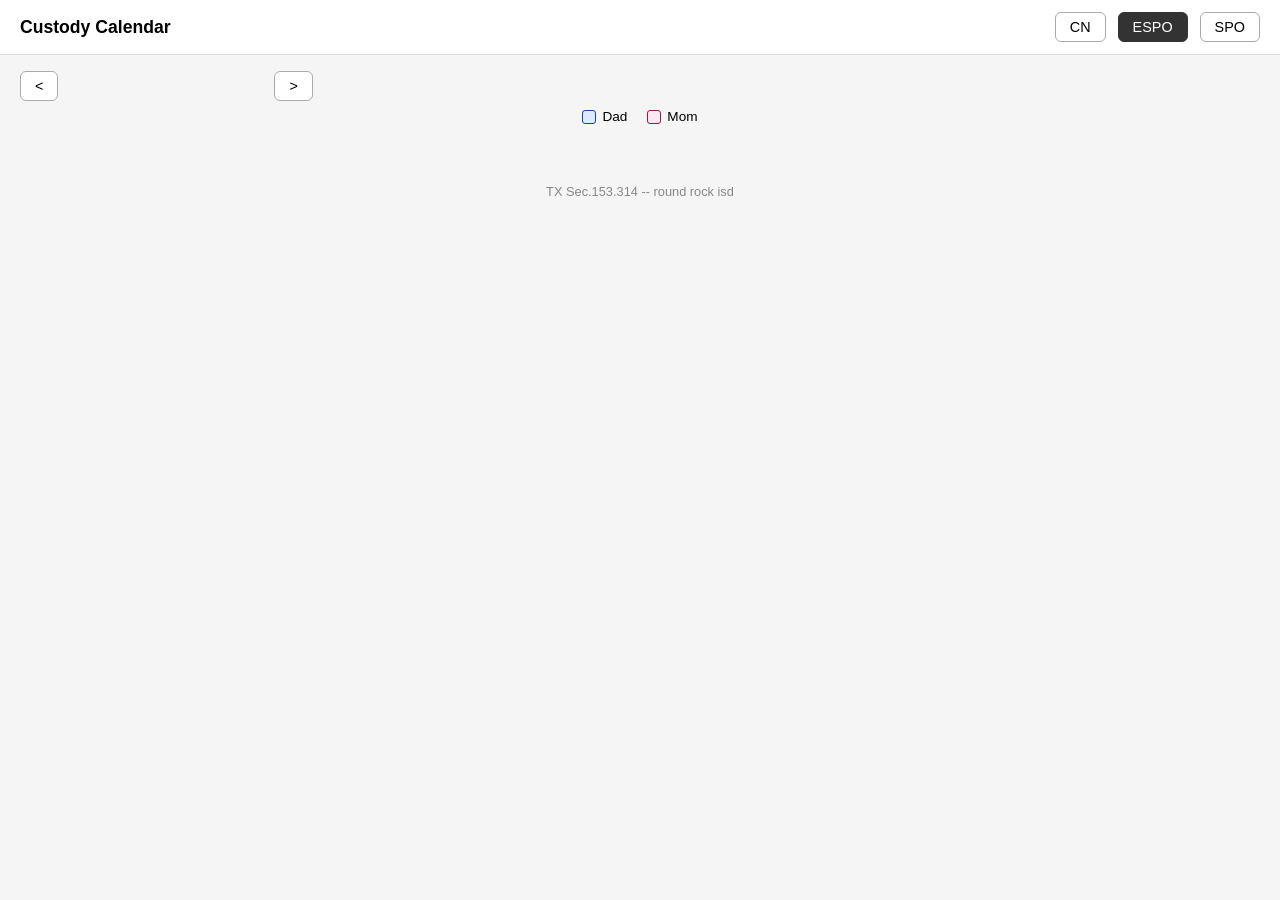
<file: spo-calendar-preview.html>
<!DOCTYPE html>
<html lang="en">
<head>
<meta charset="UTF-8">
<meta name="viewport" content="width=device-width, initial-scale=1.0">
<title>ESPO Calendar Preview -- round rock isd</title>
<style>
  * { box-sizing: border-box; margin: 0; padding: 0; }
  body { font-family: -apple-system, BlinkMacSystemFont, 'Segoe UI', Roboto, sans-serif; background: #f5f5f5; min-height: 100vh; }
  .toolbar { display: flex; gap: 12px; align-items: center; flex-wrap: wrap; padding: 12px 20px; background: #fff; border-bottom: 1px solid #ddd; position: sticky; top: 0; z-index: 100; }
  .toolbar h1 { font-size: 1.1rem; margin-right: auto; }
  button { padding: 6px 14px; border: 1px solid #aaa; border-radius: 6px; background: #fff; cursor: pointer; font-size: 0.9rem; }
  button:hover { background: #eee; }
  button.active { background: #333; color: #fff; border-color: #333; }
  .cal-nav { display: flex; align-items: center; gap: 8px; margin: 16px 20px 0; }
  .cal-nav span { font-size: 1.1rem; font-weight: 600; min-width: 200px; text-align: center; }
  .calendar-grid { display: grid; grid-template-columns: repeat(auto-fill, minmax(300px, 1fr)); gap: 16px; padding: 12px 20px 24px; }
  .month-box { background: #fff; border-radius: 10px; padding: 12px; box-shadow: 0 1px 4px rgba(0,0,0,0.1); }
  .month-title { text-align: center; font-weight: 600; margin-bottom: 8px; color: #333; font-size: 0.95rem; }
  .day-headers { display: grid; grid-template-columns: repeat(7, 1fr); gap: 1px; margin-bottom: 4px; }
  .dh { text-align: center; font-size: 0.75rem; color: #888; padding: 2px; }
  .days-grid { display: grid; grid-template-columns: repeat(7, 1fr); gap: 1px; }
  .day { aspect-ratio: 1; display: flex; align-items: center; justify-content: center; font-size: 0.8rem; border-radius: 4px; cursor: default; position: relative; min-height: 32px; color: #333; }
  .day.empty { background: transparent; }
  .day.dad { background: #dbeafe; color: #1e40af; }
  .day.mom { background: #fce7f3; color: #9d174d; }
  .day.today { outline: 2px solid #333; outline-offset: -2px; font-weight: 700; }
  .day:hover .tooltip { opacity: 1; visibility: visible; transform: translateY(0); }
  .tooltip { position: absolute; bottom: 110%; left: 50%; transform: translateX(-50%) translateY(4px); background: #333; color: #fff; padding: 6px 10px; border-radius: 6px; font-size: 0.7rem; white-space: nowrap; z-index: 200; opacity: 0; visibility: hidden; transition: 0.15s; pointer-events: none; text-align: center; }
  .tooltip::after { content: ''; position: absolute; top: 100%; left: 50%; transform: translateX(-50%); border: 5px solid transparent; border-top-color: #333; }
  .legend { display: flex; gap: 20px; justify-content: center; padding: 8px; font-size: 0.85rem; }
  .legend span { display: flex; align-items: center; gap: 6px; }
  .legend .dad-swatch { width: 14px; height: 14px; border-radius: 3px; background: #dbeafe; border: 1px solid #1e40af; }
  .legend .mom-swatch { width: 14px; height: 14px; border-radius: 3px; background: #fce7f3; border: 1px solid #9d174d; }
  .footer { text-align: center; padding: 16px; color: #888; font-size: 0.8rem; }
</style>
</head>
<body>
<div class="toolbar">
  <h1 id="title">Custody Calendar</h1>
  <button id="langToggle">CN</button>
  <button id="espoBtn" class="active">ESPO</button>
  <button id="spoBtn">SPO</button>
</div>
<div class="cal-nav">
  <button id="prevBtn">&lt;</button>
  <span id="curRange"></span>
  <button id="nextBtn">&gt;</button>
</div>
<div class="legend">
  <span><div class="dad-swatch"></div> Dad</span>
  <span><div class="mom-swatch"></div> Mom</span>
</div>
<div class="calendar-grid" id="calendar"></div>
<div class="footer">TX Sec.153.314 -- round rock isd</div>
<script>
const I18N = {"en": {"title": "Custody Calendar", "dad": "Dad", "mom": "Mom", "today": "Today", "prev_month": "Prev", "next_month": "Next", "mode_spo": "SPO", "mode_espo": "ESPO", "lang_en": "EN", "lang_cn": "CN", "weekdays": ["Sun", "Mon", "Tue", "Wed", "Thu", "Fri", "Sat"], "months": ["January", "February", "March", "April", "May", "June", "July", "August", "September", "October", "November", "December"], "breaks": {"thanksgiving": "Thanksgiving Break", "christmas": "Christmas Break", "spring": "Spring Break", "summer": "Summer Break"}, "noschool": "No School", "regular": "School Day", "spo_weekend": "Dad Weekend (SPO)", "thanksgiving_first_half": "Dad - TG 1st half", "thanksgiving_second_half": "Mom - TG 2nd half", "christmas_first_half": "Dad - Xmas 1st half", "christmas_second_half": "Mom - Xmas 2nd half", "spring_break": "Spring Break", "summer_dad_30_days": "Dad Summer (Jul 1-30)", "summer_mom_before_dad": "Mom Summer (before Dad)", "summer_mom_after_dad": "Mom Summer (after Dad)", "noschool_day": "No School", "regular_school_day": "School Day", "fathers_day": "Father's Day", "mothers_day": "Mother's Day"}, "cn": {"title": "抚养权日历", "dad": "爸爸", "mom": "妈妈", "today": "Today", "prev_month": "上月", "next_month": "下月", "mode_spo": "标准抚养令", "mode_espo": "扩展抚养令", "lang_en": "EN", "lang_cn": "CN", "weekdays": ["周日", "周一", "周二", "周三", "周四", "周五", "周六"], "months": ["一月", "二月", "三月", "四月", "五月", "六月", "七月", "八月", "九月", "十月", "十一月", "十二月"], "breaks": {"thanksgiving": "感恩节假期", "christmas": "圣诞假期", "spring": "春假", "summer": "暑假"}, "noschool": "No School", "regular": "上课日", "spo_weekend": "爸爸周末", "thanksgiving_first_half": "爸爸 - 感恩节前半", "thanksgiving_second_half": "妈妈 - 感恩节后半", "christmas_first_half": "爸爸 - 圣诞前半", "christmas_second_half": "妈妈 - 圣诞后半", "spring_break": "春假", "summer_dad_30_days": "爸爸暑假(7月1-30日)", "summer_mom_before_dad": "妈妈暑假(Dad前)", "summer_mom_after_dad": "妈妈暑假(Dad后)", "noschool_day": "休息日", "regular_school_day": "上课日"}};
const ESPO_INTERVALS = [{"start":"2025-08-13","end":"2025-08-13","custodian":"mom","reason":"regular_school_day"},{"start":"2025-08-14","end":"2025-08-14","custodian":"dad","reason":"espo_thursday"},{"start":"2025-08-15","end":"2025-08-17","custodian":"dad","reason":"espo_weekend"},{"start":"2025-08-18","end":"2025-08-18","custodian":"mom","reason":"regular_school_day"},{"start":"2025-08-19","end":"2025-08-19","custodian":"mom","reason":"regular_school_day"},{"start":"2025-08-20","end":"2025-08-20","custodian":"mom","reason":"regular_school_day"},{"start":"2025-08-21","end":"2025-08-21","custodian":"dad","reason":"espo_thursday"},{"start":"2025-08-22","end":"2025-08-22","custodian":"mom","reason":"regular_school_day"},{"start":"2025-08-25","end":"2025-08-25","custodian":"mom","reason":"regular_school_day"},{"start":"2025-08-26","end":"2025-08-26","custodian":"mom","reason":"regular_school_day"},{"start":"2025-08-27","end":"2025-08-27","custodian":"mom","reason":"regular_school_day"},{"start":"2025-08-28","end":"2025-08-28","custodian":"dad","reason":"espo_thursday"},{"start":"2025-08-29","end":"2025-08-31","custodian":"dad","reason":"espo_weekend"},{"start":"2025-09-01","end":"2025-09-01","custodian":"dad","reason":"noschool_day"},{"start":"2025-09-02","end":"2025-09-02","custodian":"mom","reason":"regular_school_day"},{"start":"2025-09-03","end":"2025-09-03","custodian":"mom","reason":"regular_school_day"},{"start":"2025-09-04","end":"2025-09-04","custodian":"dad","reason":"espo_thursday"},{"start":"2025-09-05","end":"2025-09-07","custodian":"dad","reason":"espo_weekend"},{"start":"2025-09-08","end":"2025-09-08","custodian":"mom","reason":"regular_school_day"},{"start":"2025-09-09","end":"2025-09-09","custodian":"mom","reason":"regular_school_day"},{"start":"2025-09-10","end":"2025-09-10","custodian":"mom","reason":"regular_school_day"},{"start":"2025-09-11","end":"2025-09-11","custodian":"dad","reason":"espo_thursday"},{"start":"2025-09-12","end":"2025-09-12","custodian":"mom","reason":"regular_school_day"},{"start":"2025-09-15","end":"2025-09-15","custodian":"mom","reason":"regular_school_day"},{"start":"2025-09-16","end":"2025-09-16","custodian":"mom","reason":"regular_school_day"},{"start":"2025-09-17","end":"2025-09-17","custodian":"mom","reason":"regular_school_day"},{"start":"2025-09-18","end":"2025-09-18","custodian":"dad","reason":"espo_thursday"},{"start":"2025-09-19","end":"2025-09-21","custodian":"dad","reason":"espo_weekend"},{"start":"2025-09-22","end":"2025-09-23","custodian":"dad","reason":"noschool_day"},{"start":"2025-09-24","end":"2025-09-24","custodian":"mom","reason":"regular_school_day"},{"start":"2025-09-25","end":"2025-09-25","custodian":"dad","reason":"espo_thursday"},{"start":"2025-09-26","end":"2025-09-26","custodian":"mom","reason":"regular_school_day"},{"start":"2025-09-29","end":"2025-09-29","custodian":"mom","reason":"regular_school_day"},{"start":"2025-09-30","end":"2025-09-30","custodian":"mom","reason":"regular_school_day"},{"start":"2025-10-01","end":"2025-10-01","custodian":"mom","reason":"regular_school_day"},{"start":"2025-10-02","end":"2025-10-02","custodian":"dad","reason":"espo_thursday"},{"start":"2025-10-03","end":"2025-10-05","custodian":"dad","reason":"espo_weekend"},{"start":"2025-10-06","end":"2025-10-06","custodian":"mom","reason":"regular_school_day"},{"start":"2025-10-07","end":"2025-10-07","custodian":"mom","reason":"regular_school_day"},{"start":"2025-10-08","end":"2025-10-08","custodian":"mom","reason":"regular_school_day"},{"start":"2025-10-09","end":"2025-10-09","custodian":"dad","reason":"espo_thursday"},{"start":"2025-10-10","end":"2025-10-10","custodian":"mom","reason":"regular_school_day"},{"start":"2025-10-13","end":"2025-10-13","custodian":"dad","reason":"noschool_day"},{"start":"2025-10-14","end":"2025-10-14","custodian":"mom","reason":"regular_school_day"},{"start":"2025-10-15","end":"2025-10-15","custodian":"mom","reason":"regular_school_day"},{"start":"2025-10-16","end":"2025-10-16","custodian":"dad","reason":"espo_thursday"},{"start":"2025-10-17","end":"2025-10-19","custodian":"dad","reason":"espo_weekend"},{"start":"2025-10-20","end":"2025-10-20","custodian":"dad","reason":"noschool_day"},{"start":"2025-10-21","end":"2025-10-21","custodian":"mom","reason":"regular_school_day"},{"start":"2025-10-22","end":"2025-10-22","custodian":"mom","reason":"regular_school_day"},{"start":"2025-10-23","end":"2025-10-23","custodian":"dad","reason":"espo_thursday"},{"start":"2025-10-24","end":"2025-10-24","custodian":"mom","reason":"regular_school_day"},{"start":"2025-10-27","end":"2025-10-27","custodian":"mom","reason":"regular_school_day"},{"start":"2025-10-28","end":"2025-10-28","custodian":"mom","reason":"regular_school_day"},{"start":"2025-10-29","end":"2025-10-29","custodian":"mom","reason":"regular_school_day"},{"start":"2025-10-30","end":"2025-10-30","custodian":"dad","reason":"espo_thursday"},{"start":"2025-10-31","end":"2025-11-02","custodian":"dad","reason":"espo_weekend"},{"start":"2025-11-03","end":"2025-11-03","custodian":"mom","reason":"regular_school_day"},{"start":"2025-11-04","end":"2025-11-04","custodian":"mom","reason":"regular_school_day"},{"start":"2025-11-05","end":"2025-11-05","custodian":"mom","reason":"regular_school_day"},{"start":"2025-11-06","end":"2025-11-06","custodian":"dad","reason":"espo_thursday"},{"start":"2025-11-07","end":"2025-11-09","custodian":"dad","reason":"espo_weekend"},{"start":"2025-11-10","end":"2025-11-10","custodian":"mom","reason":"regular_school_day"},{"start":"2025-11-11","end":"2025-11-11","custodian":"mom","reason":"regular_school_day"},{"start":"2025-11-12","end":"2025-11-12","custodian":"mom","reason":"regular_school_day"},{"start":"2025-11-13","end":"2025-11-13","custodian":"dad","reason":"espo_thursday"},{"start":"2025-11-14","end":"2025-11-14","custodian":"mom","reason":"regular_school_day"},{"start":"2025-11-17","end":"2025-11-17","custodian":"mom","reason":"regular_school_day"},{"start":"2025-11-18","end":"2025-11-18","custodian":"mom","reason":"regular_school_day"},{"start":"2025-11-19","end":"2025-11-19","custodian":"mom","reason":"regular_school_day"},{"start":"2025-11-20","end":"2025-11-20","custodian":"dad","reason":"espo_thursday"},{"start":"2025-11-21","end":"2025-11-23","custodian":"dad","reason":"espo_weekend"},{"start":"2025-11-24","end":"2025-11-28","custodian":"dad","reason":"thanksgiving"},{"start":"2025-12-01","end":"2025-12-01","custodian":"mom","reason":"regular_school_day"},{"start":"2025-12-02","end":"2025-12-02","custodian":"mom","reason":"regular_school_day"},{"start":"2025-12-03","end":"2025-12-03","custodian":"mom","reason":"regular_school_day"},{"start":"2025-12-04","end":"2025-12-04","custodian":"dad","reason":"espo_thursday"},{"start":"2025-12-05","end":"2025-12-07","custodian":"dad","reason":"espo_weekend"},{"start":"2025-12-08","end":"2025-12-08","custodian":"mom","reason":"regular_school_day"},{"start":"2025-12-09","end":"2025-12-09","custodian":"mom","reason":"regular_school_day"},{"start":"2025-12-10","end":"2025-12-10","custodian":"mom","reason":"regular_school_day"},{"start":"2025-12-11","end":"2025-12-11","custodian":"dad","reason":"espo_thursday"},{"start":"2025-12-12","end":"2025-12-12","custodian":"mom","reason":"regular_school_day"},{"start":"2025-12-15","end":"2025-12-15","custodian":"mom","reason":"regular_school_day"},{"start":"2025-12-16","end":"2025-12-16","custodian":"mom","reason":"regular_school_day"},{"start":"2025-12-17","end":"2025-12-17","custodian":"mom","reason":"regular_school_day"},{"start":"2025-12-18","end":"2025-12-18","custodian":"dad","reason":"espo_thursday"},{"start":"2025-12-19","end":"2025-12-28","custodian":"dad","reason":"christmas_first_half"},{"start":"2025-12-29","end":"2026-01-05","custodian":"mom","reason":"christmas_second_half"},{"start":"2026-01-06","end":"2026-01-06","custodian":"mom","reason":"regular_school_day"},{"start":"2026-01-07","end":"2026-01-07","custodian":"mom","reason":"regular_school_day"},{"start":"2026-01-08","end":"2026-01-08","custodian":"dad","reason":"espo_thursday"},{"start":"2026-01-09","end":"2026-01-09","custodian":"mom","reason":"regular_school_day"},{"start":"2026-01-12","end":"2026-01-12","custodian":"mom","reason":"regular_school_day"},{"start":"2026-01-13","end":"2026-01-13","custodian":"mom","reason":"regular_school_day"},{"start":"2026-01-14","end":"2026-01-14","custodian":"mom","reason":"regular_school_day"},{"start":"2026-01-15","end":"2026-01-15","custodian":"dad","reason":"espo_thursday"},{"start":"2026-01-16","end":"2026-01-18","custodian":"dad","reason":"espo_weekend"},{"start":"2026-01-19","end":"2026-01-19","custodian":"mom","reason":"regular_school_day"},{"start":"2026-01-20","end":"2026-01-20","custodian":"mom","reason":"regular_school_day"},{"start":"2026-01-21","end":"2026-01-21","custodian":"mom","reason":"regular_school_day"},{"start":"2026-01-22","end":"2026-01-22","custodian":"dad","reason":"espo_thursday"},{"start":"2026-01-23","end":"2026-01-23","custodian":"mom","reason":"regular_school_day"},{"start":"2026-01-26","end":"2026-01-26","custodian":"mom","reason":"regular_school_day"},{"start":"2026-01-27","end":"2026-01-27","custodian":"mom","reason":"regular_school_day"},{"start":"2026-01-28","end":"2026-01-28","custodian":"mom","reason":"regular_school_day"},{"start":"2026-01-29","end":"2026-01-29","custodian":"dad","reason":"espo_thursday"},{"start":"2026-01-30","end":"2026-02-01","custodian":"dad","reason":"espo_weekend"},{"start":"2026-02-02","end":"2026-02-02","custodian":"mom","reason":"regular_school_day"},{"start":"2026-02-03","end":"2026-02-03","custodian":"mom","reason":"regular_school_day"},{"start":"2026-02-04","end":"2026-02-04","custodian":"mom","reason":"regular_school_day"},{"start":"2026-02-05","end":"2026-02-05","custodian":"dad","reason":"espo_thursday"},{"start":"2026-02-06","end":"2026-02-08","custodian":"dad","reason":"espo_weekend"},{"start":"2026-02-09","end":"2026-02-09","custodian":"mom","reason":"regular_school_day"},{"start":"2026-02-10","end":"2026-02-10","custodian":"mom","reason":"regular_school_day"},{"start":"2026-02-11","end":"2026-02-11","custodian":"mom","reason":"regular_school_day"},{"start":"2026-02-12","end":"2026-02-12","custodian":"dad","reason":"espo_thursday"},{"start":"2026-02-13","end":"2026-02-13","custodian":"mom","reason":"regular_school_day"},{"start":"2026-02-16","end":"2026-02-17","custodian":"dad","reason":"noschool_day"},{"start":"2026-02-18","end":"2026-02-18","custodian":"mom","reason":"regular_school_day"},{"start":"2026-02-19","end":"2026-02-19","custodian":"dad","reason":"espo_thursday"},{"start":"2026-02-20","end":"2026-02-22","custodian":"dad","reason":"espo_weekend"},{"start":"2026-02-23","end":"2026-02-23","custodian":"mom","reason":"regular_school_day"},{"start":"2026-02-24","end":"2026-02-24","custodian":"mom","reason":"regular_school_day"},{"start":"2026-02-25","end":"2026-02-25","custodian":"mom","reason":"regular_school_day"},{"start":"2026-02-26","end":"2026-02-26","custodian":"dad","reason":"espo_thursday"},{"start":"2026-02-27","end":"2026-02-27","custodian":"mom","reason":"regular_school_day"},{"start":"2026-03-02","end":"2026-03-02","custodian":"mom","reason":"regular_school_day"},{"start":"2026-03-03","end":"2026-03-03","custodian":"mom","reason":"regular_school_day"},{"start":"2026-03-04","end":"2026-03-04","custodian":"mom","reason":"regular_school_day"},{"start":"2026-03-05","end":"2026-03-05","custodian":"dad","reason":"espo_thursday"},{"start":"2026-03-06","end":"2026-03-08","custodian":"dad","reason":"espo_weekend"},{"start":"2026-03-09","end":"2026-03-09","custodian":"mom","reason":"regular_school_day"},{"start":"2026-03-10","end":"2026-03-10","custodian":"mom","reason":"regular_school_day"},{"start":"2026-03-11","end":"2026-03-11","custodian":"mom","reason":"regular_school_day"},{"start":"2026-03-12","end":"2026-03-12","custodian":"dad","reason":"espo_thursday"},{"start":"2026-03-13","end":"2026-03-13","custodian":"mom","reason":"regular_school_day"},{"start":"2026-03-16","end":"2026-03-20","custodian":"mom","reason":"spring_break"},{"start":"2026-03-23","end":"2026-03-23","custodian":"mom","reason":"regular_school_day"},{"start":"2026-03-24","end":"2026-03-24","custodian":"mom","reason":"regular_school_day"},{"start":"2026-03-25","end":"2026-03-25","custodian":"mom","reason":"regular_school_day"},{"start":"2026-03-26","end":"2026-03-26","custodian":"dad","reason":"espo_thursday"},{"start":"2026-03-27","end":"2026-03-27","custodian":"mom","reason":"regular_school_day"},{"start":"2026-03-30","end":"2026-03-30","custodian":"mom","reason":"regular_school_day"},{"start":"2026-03-31","end":"2026-03-31","custodian":"mom","reason":"regular_school_day"},{"start":"2026-04-01","end":"2026-04-01","custodian":"mom","reason":"regular_school_day"},{"start":"2026-04-02","end":"2026-04-02","custodian":"dad","reason":"espo_thursday"},{"start":"2026-04-03","end":"2026-04-05","custodian":"dad","reason":"espo_weekend"},{"start":"2026-04-06","end":"2026-04-06","custodian":"mom","reason":"regular_school_day"},{"start":"2026-04-07","end":"2026-04-07","custodian":"mom","reason":"regular_school_day"},{"start":"2026-04-08","end":"2026-04-08","custodian":"mom","reason":"regular_school_day"},{"start":"2026-04-09","end":"2026-04-09","custodian":"dad","reason":"espo_thursday"},{"start":"2026-04-10","end":"2026-04-10","custodian":"mom","reason":"regular_school_day"},{"start":"2026-04-13","end":"2026-04-13","custodian":"mom","reason":"regular_school_day"},{"start":"2026-04-14","end":"2026-04-14","custodian":"mom","reason":"regular_school_day"},{"start":"2026-04-15","end":"2026-04-15","custodian":"mom","reason":"regular_school_day"},{"start":"2026-04-16","end":"2026-04-16","custodian":"dad","reason":"espo_thursday"},{"start":"2026-04-17","end":"2026-04-19","custodian":"dad","reason":"espo_weekend"},{"start":"2026-04-20","end":"2026-04-20","custodian":"mom","reason":"regular_school_day"},{"start":"2026-04-21","end":"2026-04-21","custodian":"mom","reason":"regular_school_day"},{"start":"2026-04-22","end":"2026-04-22","custodian":"mom","reason":"regular_school_day"},{"start":"2026-04-23","end":"2026-04-23","custodian":"dad","reason":"espo_thursday"},{"start":"2026-04-24","end":"2026-04-24","custodian":"mom","reason":"regular_school_day"},{"start":"2026-04-27","end":"2026-04-27","custodian":"mom","reason":"regular_school_day"},{"start":"2026-04-28","end":"2026-04-28","custodian":"mom","reason":"regular_school_day"},{"start":"2026-04-29","end":"2026-04-29","custodian":"mom","reason":"regular_school_day"},{"start":"2026-04-30","end":"2026-04-30","custodian":"dad","reason":"espo_thursday"},{"start":"2026-05-01","end":"2026-05-03","custodian":"dad","reason":"espo_weekend"},{"start":"2026-05-04","end":"2026-05-04","custodian":"mom","reason":"regular_school_day"},{"start":"2026-05-05","end":"2026-05-05","custodian":"mom","reason":"regular_school_day"},{"start":"2026-05-06","end":"2026-05-06","custodian":"mom","reason":"regular_school_day"},{"start":"2026-05-07","end":"2026-05-07","custodian":"dad","reason":"espo_thursday"},{"start":"2026-05-08","end":"2026-05-10","custodian":"mom","reason":"mothers_day"},{"start":"2026-05-11","end":"2026-05-11","custodian":"mom","reason":"regular_school_day"},{"start":"2026-05-12","end":"2026-05-12","custodian":"mom","reason":"regular_school_day"},{"start":"2026-05-13","end":"2026-05-13","custodian":"mom","reason":"regular_school_day"},{"start":"2026-05-14","end":"2026-05-14","custodian":"dad","reason":"espo_thursday"},{"start":"2026-05-15","end":"2026-05-17","custodian":"dad","reason":"espo_weekend"},{"start":"2026-05-18","end":"2026-05-18","custodian":"mom","reason":"regular_school_day"},{"start":"2026-05-19","end":"2026-05-19","custodian":"mom","reason":"regular_school_day"},{"start":"2026-05-20","end":"2026-05-20","custodian":"mom","reason":"regular_school_day"},{"start":"2026-05-21","end":"2026-05-21","custodian":"dad","reason":"espo_thursday"},{"start":"2026-05-22","end":"2026-06-18","custodian":"mom","reason":"summer_mom_before_dad"},{"start":"2026-06-19","end":"2026-06-21","custodian":"dad","reason":"fathers_day"},{"start":"2026-06-22","end":"2026-06-30","custodian":"mom","reason":"summer_mom_before_dad"},{"start":"2026-07-01","end":"2026-07-30","custodian":"dad","reason":"summer_dad_30_days"},{"start":"2026-07-31","end":"2026-08-17","custodian":"mom","reason":"summer_mom_after_dad"},{"start":"2026-08-18","end":"2026-08-18","custodian":"mom","reason":"regular_school_day"},{"start":"2026-08-19","end":"2026-08-19","custodian":"mom","reason":"regular_school_day"},{"start":"2026-08-20","end":"2026-08-20","custodian":"dad","reason":"espo_thursday"},{"start":"2026-08-21","end":"2026-08-23","custodian":"dad","reason":"espo_weekend"},{"start":"2026-08-24","end":"2026-08-24","custodian":"mom","reason":"regular_school_day"},{"start":"2026-08-25","end":"2026-08-25","custodian":"mom","reason":"regular_school_day"},{"start":"2026-08-26","end":"2026-08-26","custodian":"mom","reason":"regular_school_day"},{"start":"2026-08-27","end":"2026-08-27","custodian":"dad","reason":"espo_thursday"},{"start":"2026-08-28","end":"2026-08-28","custodian":"mom","reason":"regular_school_day"},{"start":"2026-08-31","end":"2026-08-31","custodian":"mom","reason":"regular_school_day"},{"start":"2026-09-01","end":"2026-09-01","custodian":"mom","reason":"regular_school_day"},{"start":"2026-09-02","end":"2026-09-02","custodian":"mom","reason":"regular_school_day"},{"start":"2026-09-03","end":"2026-09-03","custodian":"dad","reason":"espo_thursday"},{"start":"2026-09-04","end":"2026-09-06","custodian":"dad","reason":"espo_weekend"},{"start":"2026-09-07","end":"2026-09-07","custodian":"mom","reason":"noschool_day"},{"start":"2026-09-08","end":"2026-09-08","custodian":"mom","reason":"regular_school_day"},{"start":"2026-09-09","end":"2026-09-09","custodian":"mom","reason":"regular_school_day"},{"start":"2026-09-10","end":"2026-09-10","custodian":"dad","reason":"espo_thursday"},{"start":"2026-09-11","end":"2026-09-11","custodian":"mom","reason":"regular_school_day"},{"start":"2026-09-14","end":"2026-09-14","custodian":"mom","reason":"regular_school_day"},{"start":"2026-09-15","end":"2026-09-15","custodian":"mom","reason":"regular_school_day"},{"start":"2026-09-16","end":"2026-09-16","custodian":"mom","reason":"regular_school_day"},{"start":"2026-09-17","end":"2026-09-17","custodian":"dad","reason":"espo_thursday"},{"start":"2026-09-18","end":"2026-09-20","custodian":"dad","reason":"espo_weekend"},{"start":"2026-09-21","end":"2026-09-21","custodian":"mom","reason":"noschool_day"},{"start":"2026-09-22","end":"2026-09-22","custodian":"mom","reason":"regular_school_day"},{"start":"2026-09-23","end":"2026-09-23","custodian":"mom","reason":"regular_school_day"},{"start":"2026-09-24","end":"2026-09-24","custodian":"dad","reason":"espo_thursday"},{"start":"2026-09-25","end":"2026-09-25","custodian":"mom","reason":"regular_school_day"},{"start":"2026-09-28","end":"2026-09-28","custodian":"mom","reason":"regular_school_day"},{"start":"2026-09-29","end":"2026-09-29","custodian":"mom","reason":"regular_school_day"},{"start":"2026-09-30","end":"2026-09-30","custodian":"mom","reason":"regular_school_day"},{"start":"2026-10-01","end":"2026-10-01","custodian":"dad","reason":"espo_thursday"},{"start":"2026-10-02","end":"2026-10-04","custodian":"dad","reason":"espo_weekend"},{"start":"2026-10-05","end":"2026-10-05","custodian":"mom","reason":"regular_school_day"},{"start":"2026-10-06","end":"2026-10-06","custodian":"mom","reason":"regular_school_day"},{"start":"2026-10-07","end":"2026-10-07","custodian":"mom","reason":"regular_school_day"},{"start":"2026-10-08","end":"2026-10-08","custodian":"dad","reason":"espo_thursday"},{"start":"2026-10-09","end":"2026-10-09","custodian":"mom","reason":"regular_school_day"},{"start":"2026-10-12","end":"2026-10-12","custodian":"mom","reason":"noschool_day"},{"start":"2026-10-13","end":"2026-10-13","custodian":"mom","reason":"regular_school_day"},{"start":"2026-10-14","end":"2026-10-14","custodian":"mom","reason":"regular_school_day"},{"start":"2026-10-15","end":"2026-10-15","custodian":"dad","reason":"espo_thursday"},{"start":"2026-10-16","end":"2026-10-18","custodian":"dad","reason":"espo_weekend"},{"start":"2026-10-19","end":"2026-10-19","custodian":"mom","reason":"noschool_day"},{"start":"2026-10-20","end":"2026-10-20","custodian":"mom","reason":"regular_school_day"},{"start":"2026-10-21","end":"2026-10-21","custodian":"mom","reason":"regular_school_day"},{"start":"2026-10-22","end":"2026-10-22","custodian":"dad","reason":"espo_thursday"},{"start":"2026-10-23","end":"2026-10-23","custodian":"mom","reason":"regular_school_day"},{"start":"2026-10-26","end":"2026-10-26","custodian":"mom","reason":"regular_school_day"},{"start":"2026-10-27","end":"2026-10-27","custodian":"mom","reason":"regular_school_day"},{"start":"2026-10-28","end":"2026-10-28","custodian":"mom","reason":"regular_school_day"},{"start":"2026-10-29","end":"2026-10-29","custodian":"dad","reason":"espo_thursday"},{"start":"2026-10-30","end":"2026-11-01","custodian":"dad","reason":"espo_weekend"},{"start":"2026-11-02","end":"2026-11-02","custodian":"mom","reason":"regular_school_day"},{"start":"2026-11-03","end":"2026-11-03","custodian":"mom","reason":"regular_school_day"},{"start":"2026-11-04","end":"2026-11-04","custodian":"mom","reason":"regular_school_day"},{"start":"2026-11-05","end":"2026-11-05","custodian":"dad","reason":"espo_thursday"},{"start":"2026-11-06","end":"2026-11-08","custodian":"dad","reason":"espo_weekend"},{"start":"2026-11-09","end":"2026-11-09","custodian":"mom","reason":"noschool_day"},{"start":"2026-11-10","end":"2026-11-10","custodian":"mom","reason":"regular_school_day"},{"start":"2026-11-11","end":"2026-11-11","custodian":"mom","reason":"regular_school_day"},{"start":"2026-11-12","end":"2026-11-12","custodian":"dad","reason":"espo_thursday"},{"start":"2026-11-13","end":"2026-11-13","custodian":"mom","reason":"regular_school_day"},{"start":"2026-11-16","end":"2026-11-16","custodian":"mom","reason":"regular_school_day"},{"start":"2026-11-17","end":"2026-11-17","custodian":"mom","reason":"regular_school_day"},{"start":"2026-11-18","end":"2026-11-18","custodian":"mom","reason":"regular_school_day"},{"start":"2026-11-19","end":"2026-11-19","custodian":"dad","reason":"espo_thursday"},{"start":"2026-11-20","end":"2026-11-22","custodian":"dad","reason":"espo_weekend"},{"start":"2026-11-23","end":"2026-11-27","custodian":"mom","reason":"thanksgiving"},{"start":"2026-11-30","end":"2026-11-30","custodian":"mom","reason":"regular_school_day"},{"start":"2026-12-01","end":"2026-12-01","custodian":"mom","reason":"regular_school_day"},{"start":"2026-12-02","end":"2026-12-02","custodian":"mom","reason":"regular_school_day"},{"start":"2026-12-03","end":"2026-12-03","custodian":"dad","reason":"espo_thursday"},{"start":"2026-12-04","end":"2026-12-06","custodian":"dad","reason":"espo_weekend"},{"start":"2026-12-07","end":"2026-12-07","custodian":"mom","reason":"regular_school_day"},{"start":"2026-12-08","end":"2026-12-08","custodian":"mom","reason":"regular_school_day"},{"start":"2026-12-09","end":"2026-12-09","custodian":"mom","reason":"regular_school_day"},{"start":"2026-12-10","end":"2026-12-10","custodian":"dad","reason":"espo_thursday"},{"start":"2026-12-11","end":"2026-12-11","custodian":"mom","reason":"regular_school_day"},{"start":"2026-12-14","end":"2026-12-14","custodian":"mom","reason":"regular_school_day"},{"start":"2026-12-15","end":"2026-12-15","custodian":"mom","reason":"regular_school_day"},{"start":"2026-12-16","end":"2026-12-16","custodian":"mom","reason":"regular_school_day"},{"start":"2026-12-17","end":"2026-12-17","custodian":"dad","reason":"espo_thursday"},{"start":"2026-12-18","end":"2026-12-28","custodian":"mom","reason":"christmas_first_half"},{"start":"2026-12-29","end":"2027-01-05","custodian":"dad","reason":"christmas_second_half"},{"start":"2027-01-06","end":"2027-01-06","custodian":"mom","reason":"regular_school_day"},{"start":"2027-01-07","end":"2027-01-07","custodian":"dad","reason":"espo_thursday"},{"start":"2027-01-08","end":"2027-01-08","custodian":"mom","reason":"regular_school_day"},{"start":"2027-01-11","end":"2027-01-11","custodian":"mom","reason":"regular_school_day"},{"start":"2027-01-12","end":"2027-01-12","custodian":"mom","reason":"regular_school_day"},{"start":"2027-01-13","end":"2027-01-13","custodian":"mom","reason":"regular_school_day"},{"start":"2027-01-14","end":"2027-01-14","custodian":"dad","reason":"espo_thursday"},{"start":"2027-01-15","end":"2027-01-17","custodian":"dad","reason":"espo_weekend"},{"start":"2027-01-18","end":"2027-01-18","custodian":"mom","reason":"noschool_day"},{"start":"2027-01-19","end":"2027-01-19","custodian":"mom","reason":"regular_school_day"},{"start":"2027-01-20","end":"2027-01-20","custodian":"mom","reason":"regular_school_day"},{"start":"2027-01-21","end":"2027-01-21","custodian":"dad","reason":"espo_thursday"},{"start":"2027-01-22","end":"2027-01-22","custodian":"mom","reason":"regular_school_day"},{"start":"2027-01-25","end":"2027-01-25","custodian":"mom","reason":"regular_school_day"},{"start":"2027-01-26","end":"2027-01-26","custodian":"mom","reason":"regular_school_day"},{"start":"2027-01-27","end":"2027-01-27","custodian":"mom","reason":"regular_school_day"},{"start":"2027-01-28","end":"2027-01-28","custodian":"dad","reason":"espo_thursday"},{"start":"2027-01-29","end":"2027-01-31","custodian":"dad","reason":"espo_weekend"},{"start":"2027-02-01","end":"2027-02-01","custodian":"mom","reason":"regular_school_day"},{"start":"2027-02-02","end":"2027-02-02","custodian":"mom","reason":"regular_school_day"},{"start":"2027-02-03","end":"2027-02-03","custodian":"mom","reason":"regular_school_day"},{"start":"2027-02-04","end":"2027-02-04","custodian":"dad","reason":"espo_thursday"},{"start":"2027-02-05","end":"2027-02-07","custodian":"dad","reason":"espo_weekend"},{"start":"2027-02-08","end":"2027-02-08","custodian":"mom","reason":"regular_school_day"},{"start":"2027-02-09","end":"2027-02-09","custodian":"mom","reason":"regular_school_day"},{"start":"2027-02-10","end":"2027-02-10","custodian":"mom","reason":"regular_school_day"},{"start":"2027-02-11","end":"2027-02-11","custodian":"dad","reason":"espo_thursday"},{"start":"2027-02-12","end":"2027-02-12","custodian":"mom","reason":"regular_school_day"},{"start":"2027-02-15","end":"2027-02-15","custodian":"mom","reason":"noschool_day"},{"start":"2027-02-16","end":"2027-02-16","custodian":"mom","reason":"regular_school_day"},{"start":"2027-02-17","end":"2027-02-17","custodian":"mom","reason":"regular_school_day"},{"start":"2027-02-18","end":"2027-02-18","custodian":"dad","reason":"espo_thursday"},{"start":"2027-02-19","end":"2027-02-21","custodian":"dad","reason":"espo_weekend"},{"start":"2027-02-22","end":"2027-02-22","custodian":"mom","reason":"regular_school_day"},{"start":"2027-02-23","end":"2027-02-23","custodian":"mom","reason":"regular_school_day"},{"start":"2027-02-24","end":"2027-02-24","custodian":"mom","reason":"regular_school_day"},{"start":"2027-02-25","end":"2027-02-25","custodian":"dad","reason":"espo_thursday"},{"start":"2027-02-26","end":"2027-02-26","custodian":"mom","reason":"regular_school_day"},{"start":"2027-03-01","end":"2027-03-01","custodian":"mom","reason":"regular_school_day"},{"start":"2027-03-02","end":"2027-03-02","custodian":"mom","reason":"regular_school_day"},{"start":"2027-03-03","end":"2027-03-03","custodian":"mom","reason":"regular_school_day"},{"start":"2027-03-04","end":"2027-03-04","custodian":"dad","reason":"espo_thursday"},{"start":"2027-03-05","end":"2027-03-07","custodian":"dad","reason":"espo_weekend"},{"start":"2027-03-08","end":"2027-03-08","custodian":"mom","reason":"regular_school_day"},{"start":"2027-03-09","end":"2027-03-09","custodian":"mom","reason":"regular_school_day"},{"start":"2027-03-10","end":"2027-03-10","custodian":"mom","reason":"noschool_day"},{"start":"2027-03-11","end":"2027-03-11","custodian":"dad","reason":"espo_thursday"},{"start":"2027-03-12","end":"2027-03-12","custodian":"mom","reason":"regular_school_day"},{"start":"2027-03-15","end":"2027-03-19","custodian":"dad","reason":"spring_break"},{"start":"2027-03-22","end":"2027-03-22","custodian":"mom","reason":"regular_school_day"},{"start":"2027-03-23","end":"2027-03-23","custodian":"mom","reason":"regular_school_day"},{"start":"2027-03-24","end":"2027-03-24","custodian":"mom","reason":"regular_school_day"},{"start":"2027-03-25","end":"2027-03-25","custodian":"dad","reason":"espo_thursday"},{"start":"2027-03-26","end":"2027-03-26","custodian":"mom","reason":"noschool_day"},{"start":"2027-03-29","end":"2027-03-29","custodian":"mom","reason":"regular_school_day"},{"start":"2027-03-30","end":"2027-03-30","custodian":"mom","reason":"regular_school_day"},{"start":"2027-03-31","end":"2027-03-31","custodian":"mom","reason":"regular_school_day"},{"start":"2027-04-01","end":"2027-04-01","custodian":"dad","reason":"espo_thursday"},{"start":"2027-04-02","end":"2027-04-04","custodian":"dad","reason":"espo_weekend"},{"start":"2027-04-05","end":"2027-04-05","custodian":"mom","reason":"regular_school_day"},{"start":"2027-04-06","end":"2027-04-06","custodian":"mom","reason":"regular_school_day"},{"start":"2027-04-07","end":"2027-04-07","custodian":"mom","reason":"regular_school_day"},{"start":"2027-04-08","end":"2027-04-08","custodian":"dad","reason":"espo_thursday"},{"start":"2027-04-09","end":"2027-04-09","custodian":"mom","reason":"regular_school_day"},{"start":"2027-04-12","end":"2027-04-12","custodian":"mom","reason":"regular_school_day"},{"start":"2027-04-13","end":"2027-04-13","custodian":"mom","reason":"regular_school_day"},{"start":"2027-04-14","end":"2027-04-14","custodian":"mom","reason":"regular_school_day"},{"start":"2027-04-15","end":"2027-04-15","custodian":"dad","reason":"espo_thursday"},{"start":"2027-04-16","end":"2027-04-18","custodian":"dad","reason":"espo_weekend"},{"start":"2027-04-19","end":"2027-04-19","custodian":"mom","reason":"regular_school_day"},{"start":"2027-04-20","end":"2027-04-20","custodian":"mom","reason":"regular_school_day"},{"start":"2027-04-21","end":"2027-04-21","custodian":"mom","reason":"regular_school_day"},{"start":"2027-04-22","end":"2027-04-22","custodian":"dad","reason":"espo_thursday"},{"start":"2027-04-23","end":"2027-04-23","custodian":"mom","reason":"regular_school_day"},{"start":"2027-04-26","end":"2027-04-26","custodian":"mom","reason":"regular_school_day"},{"start":"2027-04-27","end":"2027-04-27","custodian":"mom","reason":"regular_school_day"},{"start":"2027-04-28","end":"2027-04-28","custodian":"mom","reason":"regular_school_day"},{"start":"2027-04-29","end":"2027-04-29","custodian":"dad","reason":"espo_thursday"},{"start":"2027-04-30","end":"2027-05-02","custodian":"dad","reason":"espo_weekend"},{"start":"2027-05-03","end":"2027-05-03","custodian":"mom","reason":"regular_school_day"},{"start":"2027-05-04","end":"2027-05-04","custodian":"mom","reason":"regular_school_day"},{"start":"2027-05-05","end":"2027-05-05","custodian":"mom","reason":"regular_school_day"},{"start":"2027-05-06","end":"2027-05-06","custodian":"dad","reason":"espo_thursday"},{"start":"2027-05-07","end":"2027-05-09","custodian":"mom","reason":"mothers_day"},{"start":"2027-05-10","end":"2027-05-10","custodian":"mom","reason":"regular_school_day"},{"start":"2027-05-11","end":"2027-05-11","custodian":"mom","reason":"regular_school_day"},{"start":"2027-05-12","end":"2027-05-12","custodian":"mom","reason":"regular_school_day"},{"start":"2027-05-13","end":"2027-05-13","custodian":"dad","reason":"espo_thursday"},{"start":"2027-05-14","end":"2027-05-14","custodian":"mom","reason":"regular_school_day"},{"start":"2027-05-17","end":"2027-05-17","custodian":"mom","reason":"regular_school_day"},{"start":"2027-05-18","end":"2027-05-18","custodian":"mom","reason":"regular_school_day"},{"start":"2027-05-19","end":"2027-05-19","custodian":"mom","reason":"regular_school_day"},{"start":"2027-05-20","end":"2027-05-20","custodian":"dad","reason":"espo_thursday"},{"start":"2027-05-21","end":"2027-05-23","custodian":"dad","reason":"espo_weekend"},{"start":"2027-05-24","end":"2027-05-24","custodian":"mom","reason":"regular_school_day"},{"start":"2027-05-25","end":"2027-05-25","custodian":"mom","reason":"regular_school_day"},{"start":"2027-05-26","end":"2027-05-26","custodian":"mom","reason":"regular_school_day"},{"start":"2027-05-27","end":"2027-05-27","custodian":"dad","reason":"espo_thursday"},{"start":"2027-05-28","end":"2027-06-17","custodian":"mom","reason":"summer_mom_before_dad"},{"start":"2027-06-18","end":"2027-06-20","custodian":"dad","reason":"fathers_day"},{"start":"2027-06-21","end":"2027-06-30","custodian":"mom","reason":"summer_mom_before_dad"},{"start":"2027-07-01","end":"2027-07-30","custodian":"dad","reason":"summer_dad_30_days"},{"start":"2027-07-31","end":"2027-08-16","custodian":"mom","reason":"summer_mom_after_dad"}];
const SPO_INTERVALS = [{"start": "2025-08-13", "end": "2025-08-13", "custodian": "mom", "reason": "regular_school_day"}, {"start": "2025-08-14", "end": "2025-08-14", "custodian": "dad", "reason": "espo_thursday"}, {"start": "2025-08-15", "end": "2025-08-17", "custodian": "dad", "reason": "espo_weekend"}, {"start": "2025-08-18", "end": "2025-08-18", "custodian": "mom", "reason": "regular_school_day"}, {"start": "2025-08-19", "end": "2025-08-19", "custodian": "mom", "reason": "regular_school_day"}, {"start": "2025-08-20", "end": "2025-08-20", "custodian": "mom", "reason": "regular_school_day"}, {"start": "2025-08-21", "end": "2025-08-21", "custodian": "dad", "reason": "espo_thursday"}, {"start": "2025-08-22", "end": "2025-08-22", "custodian": "mom", "reason": "regular_school_day"}, {"start": "2025-08-25", "end": "2025-08-25", "custodian": "mom", "reason": "regular_school_day"}, {"start": "2025-08-26", "end": "2025-08-26", "custodian": "mom", "reason": "regular_school_day"}, {"start": "2025-08-27", "end": "2025-08-27", "custodian": "mom", "reason": "regular_school_day"}, {"start": "2025-08-28", "end": "2025-08-28", "custodian": "dad", "reason": "espo_thursday"}, {"start": "2025-08-29", "end": "2025-08-31", "custodian": "dad", "reason": "espo_weekend"}, {"start": "2025-09-01", "end": "2025-09-01", "custodian": "dad", "reason": "noschool_day"}, {"start": "2025-09-02", "end": "2025-09-02", "custodian": "mom", "reason": "regular_school_day"}, {"start": "2025-09-03", "end": "2025-09-03", "custodian": "mom", "reason": "regular_school_day"}, {"start": "2025-09-04", "end": "2025-09-04", "custodian": "dad", "reason": "espo_thursday"}, {"start": "2025-09-05", "end": "2025-09-07", "custodian": "dad", "reason": "espo_weekend"}, {"start": "2025-09-08", "end": "2025-09-08", "custodian": "mom", "reason": "regular_school_day"}, {"start": "2025-09-09", "end": "2025-09-09", "custodian": "mom", "reason": "regular_school_day"}, {"start": "2025-09-10", "end": "2025-09-10", "custodian": "mom", "reason": "regular_school_day"}, {"start": "2025-09-11", "end": "2025-09-11", "custodian": "dad", "reason": "espo_thursday"}, {"start": "2025-09-12", "end": "2025-09-12", "custodian": "mom", "reason": "regular_school_day"}, {"start": "2025-09-15", "end": "2025-09-15", "custodian": "mom", "reason": "regular_school_day"}, {"start": "2025-09-16", "end": "2025-09-16", "custodian": "mom", "reason": "regular_school_day"}, {"start": "2025-09-17", "end": "2025-09-17", "custodian": "mom", "reason": "regular_school_day"}, {"start": "2025-09-18", "end": "2025-09-18", "custodian": "dad", "reason": "espo_thursday"}, {"start": "2025-09-19", "end": "2025-09-21", "custodian": "dad", "reason": "espo_weekend"}, {"start": "2025-09-22", "end": "2025-09-23", "custodian": "dad", "reason": "noschool_day"}, {"start": "2025-09-24", "end": "2025-09-24", "custodian": "mom", "reason": "regular_school_day"}, {"start": "2025-09-25", "end": "2025-09-25", "custodian": "dad", "reason": "espo_thursday"}, {"start": "2025-09-26", "end": "2025-09-26", "custodian": "mom", "reason": "regular_school_day"}, {"start": "2025-09-29", "end": "2025-09-29", "custodian": "mom", "reason": "regular_school_day"}, {"start": "2025-09-30", "end": "2025-09-30", "custodian": "mom", "reason": "regular_school_day"}, {"start": "2025-10-01", "end": "2025-10-01", "custodian": "mom", "reason": "regular_school_day"}, {"start": "2025-10-02", "end": "2025-10-02", "custodian": "dad", "reason": "espo_thursday"}, {"start": "2025-10-03", "end": "2025-10-05", "custodian": "dad", "reason": "espo_weekend"}, {"start": "2025-10-06", "end": "2025-10-06", "custodian": "mom", "reason": "regular_school_day"}, {"start": "2025-10-07", "end": "2025-10-07", "custodian": "mom", "reason": "regular_school_day"}, {"start": "2025-10-08", "end": "2025-10-08", "custodian": "mom", "reason": "regular_school_day"}, {"start": "2025-10-09", "end": "2025-10-09", "custodian": "dad", "reason": "espo_thursday"}, {"start": "2025-10-10", "end": "2025-10-10", "custodian": "mom", "reason": "regular_school_day"}, {"start": "2025-10-13", "end": "2025-10-13", "custodian": "dad", "reason": "noschool_day"}, {"start": "2025-10-14", "end": "2025-10-14", "custodian": "mom", "reason": "regular_school_day"}, {"start": "2025-10-15", "end": "2025-10-15", "custodian": "mom", "reason": "regular_school_day"}, {"start": "2025-10-16", "end": "2025-10-16", "custodian": "dad", "reason": "espo_thursday"}, {"start": "2025-10-17", "end": "2025-10-19", "custodian": "dad", "reason": "espo_weekend"}, {"start": "2025-10-20", "end": "2025-10-20", "custodian": "dad", "reason": "noschool_day"}, {"start": "2025-10-21", "end": "2025-10-21", "custodian": "mom", "reason": "regular_school_day"}, {"start": "2025-10-22", "end": "2025-10-22", "custodian": "mom", "reason": "regular_school_day"}, {"start": "2025-10-23", "end": "2025-10-23", "custodian": "dad", "reason": "espo_thursday"}, {"start": "2025-10-24", "end": "2025-10-24", "custodian": "mom", "reason": "regular_school_day"}, {"start": "2025-10-27", "end": "2025-10-27", "custodian": "mom", "reason": "regular_school_day"}, {"start": "2025-10-28", "end": "2025-10-28", "custodian": "mom", "reason": "regular_school_day"}, {"start": "2025-10-29", "end": "2025-10-29", "custodian": "mom", "reason": "regular_school_day"}, {"start": "2025-10-30", "end": "2025-10-30", "custodian": "dad", "reason": "espo_thursday"}, {"start": "2025-10-31", "end": "2025-11-02", "custodian": "dad", "reason": "espo_weekend"}, {"start": "2025-11-03", "end": "2025-11-03", "custodian": "mom", "reason": "regular_school_day"}, {"start": "2025-11-04", "end": "2025-11-04", "custodian": "mom", "reason": "regular_school_day"}, {"start": "2025-11-05", "end": "2025-11-05", "custodian": "mom", "reason": "regular_school_day"}, {"start": "2025-11-06", "end": "2025-11-06", "custodian": "dad", "reason": "espo_thursday"}, {"start": "2025-11-07", "end": "2025-11-09", "custodian": "dad", "reason": "espo_weekend"}, {"start": "2025-11-10", "end": "2025-11-10", "custodian": "mom", "reason": "regular_school_day"}, {"start": "2025-11-11", "end": "2025-11-11", "custodian": "mom", "reason": "regular_school_day"}, {"start": "2025-11-12", "end": "2025-11-12", "custodian": "mom", "reason": "regular_school_day"}, {"start": "2025-11-13", "end": "2025-11-13", "custodian": "dad", "reason": "espo_thursday"}, {"start": "2025-11-14", "end": "2025-11-14", "custodian": "mom", "reason": "regular_school_day"}, {"start": "2025-11-17", "end": "2025-11-17", "custodian": "mom", "reason": "regular_school_day"}, {"start": "2025-11-18", "end": "2025-11-18", "custodian": "mom", "reason": "regular_school_day"}, {"start": "2025-11-19", "end": "2025-11-19", "custodian": "mom", "reason": "regular_school_day"}, {"start": "2025-11-20", "end": "2025-11-20", "custodian": "dad", "reason": "espo_thursday"}, {"start": "2025-11-21", "end": "2025-11-23", "custodian": "dad", "reason": "espo_weekend"}, {"start": "2025-11-24", "end": "2025-11-28", "custodian": "dad", "reason": "thanksgiving"}, {"start": "2025-12-01", "end": "2025-12-01", "custodian": "mom", "reason": "regular_school_day"}, {"start": "2025-12-02", "end": "2025-12-02", "custodian": "mom", "reason": "regular_school_day"}, {"start": "2025-12-03", "end": "2025-12-03", "custodian": "mom", "reason": "regular_school_day"}, {"start": "2025-12-04", "end": "2025-12-04", "custodian": "dad", "reason": "espo_thursday"}, {"start": "2025-12-05", "end": "2025-12-07", "custodian": "dad", "reason": "espo_weekend"}, {"start": "2025-12-08", "end": "2025-12-08", "custodian": "mom", "reason": "regular_school_day"}, {"start": "2025-12-09", "end": "2025-12-09", "custodian": "mom", "reason": "regular_school_day"}, {"start": "2025-12-10", "end": "2025-12-10", "custodian": "mom", "reason": "regular_school_day"}, {"start": "2025-12-11", "end": "2025-12-11", "custodian": "dad", "reason": "espo_thursday"}, {"start": "2025-12-12", "end": "2025-12-12", "custodian": "mom", "reason": "regular_school_day"}, {"start": "2025-12-15", "end": "2025-12-15", "custodian": "mom", "reason": "regular_school_day"}, {"start": "2025-12-16", "end": "2025-12-16", "custodian": "mom", "reason": "regular_school_day"}, {"start": "2025-12-17", "end": "2025-12-17", "custodian": "mom", "reason": "regular_school_day"}, {"start": "2025-12-18", "end": "2025-12-18", "custodian": "dad", "reason": "espo_thursday"}, {"start": "2025-12-19", "end": "2025-12-28", "custodian": "dad", "reason": "christmas_first_half"}, {"start": "2025-12-29", "end": "2026-01-05", "custodian": "mom", "reason": "christmas_second_half"}, {"start": "2026-01-06", "end": "2026-01-06", "custodian": "mom", "reason": "regular_school_day"}, {"start": "2026-01-07", "end": "2026-01-07", "custodian": "mom", "reason": "regular_school_day"}, {"start": "2026-01-08", "end": "2026-01-08", "custodian": "dad", "reason": "espo_thursday"}, {"start": "2026-01-09", "end": "2026-01-09", "custodian": "mom", "reason": "regular_school_day"}, {"start": "2026-01-12", "end": "2026-01-12", "custodian": "mom", "reason": "regular_school_day"}, {"start": "2026-01-13", "end": "2026-01-13", "custodian": "mom", "reason": "regular_school_day"}, {"start": "2026-01-14", "end": "2026-01-14", "custodian": "mom", "reason": "regular_school_day"}, {"start": "2026-01-15", "end": "2026-01-15", "custodian": "dad", "reason": "espo_thursday"}, {"start": "2026-01-16", "end": "2026-01-18", "custodian": "dad", "reason": "espo_weekend"}, {"start": "2026-01-19", "end": "2026-01-19", "custodian": "mom", "reason": "regular_school_day"}, {"start": "2026-01-20", "end": "2026-01-20", "custodian": "mom", "reason": "regular_school_day"}, {"start": "2026-01-21", "end": "2026-01-21", "custodian": "mom", "reason": "regular_school_day"}, {"start": "2026-01-22", "end": "2026-01-22", "custodian": "dad", "reason": "espo_thursday"}, {"start": "2026-01-23", "end": "2026-01-23", "custodian": "mom", "reason": "regular_school_day"}, {"start": "2026-01-26", "end": "2026-01-26", "custodian": "mom", "reason": "regular_school_day"}, {"start": "2026-01-27", "end": "2026-01-27", "custodian": "mom", "reason": "regular_school_day"}, {"start": "2026-01-28", "end": "2026-01-28", "custodian": "mom", "reason": "regular_school_day"}, {"start": "2026-01-29", "end": "2026-01-29", "custodian": "dad", "reason": "espo_thursday"}, {"start": "2026-01-30", "end": "2026-02-01", "custodian": "dad", "reason": "espo_weekend"}, {"start": "2026-02-02", "end": "2026-02-02", "custodian": "mom", "reason": "regular_school_day"}, {"start": "2026-02-03", "end": "2026-02-03", "custodian": "mom", "reason": "regular_school_day"}, {"start": "2026-02-04", "end": "2026-02-04", "custodian": "mom", "reason": "regular_school_day"}, {"start": "2026-02-05", "end": "2026-02-05", "custodian": "dad", "reason": "espo_thursday"}, {"start": "2026-02-06", "end": "2026-02-08", "custodian": "dad", "reason": "espo_weekend"}, {"start": "2026-02-09", "end": "2026-02-09", "custodian": "mom", "reason": "regular_school_day"}, {"start": "2026-02-10", "end": "2026-02-10", "custodian": "mom", "reason": "regular_school_day"}, {"start": "2026-02-11", "end": "2026-02-11", "custodian": "mom", "reason": "regular_school_day"}, {"start": "2026-02-12", "end": "2026-02-12", "custodian": "dad", "reason": "espo_thursday"}, {"start": "2026-02-13", "end": "2026-02-13", "custodian": "mom", "reason": "regular_school_day"}, {"start": "2026-02-16", "end": "2026-02-17", "custodian": "dad", "reason": "noschool_day"}, {"start": "2026-02-18", "end": "2026-02-18", "custodian": "mom", "reason": "regular_school_day"}, {"start": "2026-02-19", "end": "2026-02-19", "custodian": "dad", "reason": "espo_thursday"}, {"start": "2026-02-20", "end": "2026-02-22", "custodian": "dad", "reason": "espo_weekend"}, {"start": "2026-02-23", "end": "2026-02-23", "custodian": "mom", "reason": "regular_school_day"}, {"start": "2026-02-24", "end": "2026-02-24", "custodian": "mom", "reason": "regular_school_day"}, {"start": "2026-02-25", "end": "2026-02-25", "custodian": "mom", "reason": "regular_school_day"}, {"start": "2026-02-26", "end": "2026-02-26", "custodian": "dad", "reason": "espo_thursday"}, {"start": "2026-02-27", "end": "2026-02-27", "custodian": "mom", "reason": "regular_school_day"}, {"start": "2026-03-02", "end": "2026-03-02", "custodian": "mom", "reason": "regular_school_day"}, {"start": "2026-03-03", "end": "2026-03-03", "custodian": "mom", "reason": "regular_school_day"}, {"start": "2026-03-04", "end": "2026-03-04", "custodian": "mom", "reason": "regular_school_day"}, {"start": "2026-03-05", "end": "2026-03-05", "custodian": "dad", "reason": "espo_thursday"}, {"start": "2026-03-06", "end": "2026-03-08", "custodian": "dad", "reason": "espo_weekend"}, {"start": "2026-03-09", "end": "2026-03-09", "custodian": "mom", "reason": "regular_school_day"}, {"start": "2026-03-10", "end": "2026-03-10", "custodian": "mom", "reason": "regular_school_day"}, {"start": "2026-03-11", "end": "2026-03-11", "custodian": "mom", "reason": "regular_school_day"}, {"start": "2026-03-12", "end": "2026-03-12", "custodian": "dad", "reason": "espo_thursday"}, {"start": "2026-03-13", "end": "2026-03-13", "custodian": "mom", "reason": "regular_school_day"}, {"start": "2026-03-16", "end": "2026-03-20", "custodian": "mom", "reason": "spring_break"}, {"start": "2026-03-23", "end": "2026-03-23", "custodian": "mom", "reason": "regular_school_day"}, {"start": "2026-03-24", "end": "2026-03-24", "custodian": "mom", "reason": "regular_school_day"}, {"start": "2026-03-25", "end": "2026-03-25", "custodian": "mom", "reason": "regular_school_day"}, {"start": "2026-03-26", "end": "2026-03-26", "custodian": "dad", "reason": "espo_thursday"}, {"start": "2026-03-27", "end": "2026-03-27", "custodian": "mom", "reason": "regular_school_day"}, {"start": "2026-03-30", "end": "2026-03-30", "custodian": "mom", "reason": "regular_school_day"}, {"start": "2026-03-31", "end": "2026-03-31", "custodian": "mom", "reason": "regular_school_day"}, {"start": "2026-04-01", "end": "2026-04-01", "custodian": "mom", "reason": "regular_school_day"}, {"start": "2026-04-02", "end": "2026-04-02", "custodian": "dad", "reason": "espo_thursday"}, {"start": "2026-04-03", "end": "2026-04-05", "custodian": "dad", "reason": "espo_weekend"}, {"start": "2026-04-06", "end": "2026-04-06", "custodian": "mom", "reason": "regular_school_day"}, {"start": "2026-04-07", "end": "2026-04-07", "custodian": "mom", "reason": "regular_school_day"}, {"start": "2026-04-08", "end": "2026-04-08", "custodian": "mom", "reason": "regular_school_day"}, {"start": "2026-04-09", "end": "2026-04-09", "custodian": "dad", "reason": "espo_thursday"}, {"start": "2026-04-10", "end": "2026-04-10", "custodian": "mom", "reason": "regular_school_day"}, {"start": "2026-04-13", "end": "2026-04-13", "custodian": "mom", "reason": "regular_school_day"}, {"start": "2026-04-14", "end": "2026-04-14", "custodian": "mom", "reason": "regular_school_day"}, {"start": "2026-04-15", "end": "2026-04-15", "custodian": "mom", "reason": "regular_school_day"}, {"start": "2026-04-16", "end": "2026-04-16", "custodian": "dad", "reason": "espo_thursday"}, {"start": "2026-04-17", "end": "2026-04-19", "custodian": "dad", "reason": "espo_weekend"}, {"start": "2026-04-20", "end": "2026-04-20", "custodian": "mom", "reason": "regular_school_day"}, {"start": "2026-04-21", "end": "2026-04-21", "custodian": "mom", "reason": "regular_school_day"}, {"start": "2026-04-22", "end": "2026-04-22", "custodian": "mom", "reason": "regular_school_day"}, {"start": "2026-04-23", "end": "2026-04-23", "custodian": "dad", "reason": "espo_thursday"}, {"start": "2026-04-24", "end": "2026-04-24", "custodian": "mom", "reason": "regular_school_day"}, {"start": "2026-04-27", "end": "2026-04-27", "custodian": "mom", "reason": "regular_school_day"}, {"start": "2026-04-28", "end": "2026-04-28", "custodian": "mom", "reason": "regular_school_day"}, {"start": "2026-04-29", "end": "2026-04-29", "custodian": "mom", "reason": "regular_school_day"}, {"start": "2026-04-30", "end": "2026-04-30", "custodian": "dad", "reason": "espo_thursday"}, {"start": "2026-05-01", "end": "2026-05-03", "custodian": "dad", "reason": "espo_weekend"}, {"start": "2026-05-04", "end": "2026-05-04", "custodian": "mom", "reason": "regular_school_day"}, {"start": "2026-05-05", "end": "2026-05-05", "custodian": "mom", "reason": "regular_school_day"}, {"start": "2026-05-06", "end": "2026-05-06", "custodian": "mom", "reason": "regular_school_day"}, {"start": "2026-05-07", "end": "2026-05-07", "custodian": "dad", "reason": "espo_thursday"}, {"start": "2026-05-08", "end": "2026-05-10", "custodian": "mom", "reason": "mothers_day"}, {"start": "2026-05-11", "end": "2026-05-11", "custodian": "mom", "reason": "regular_school_day"}, {"start": "2026-05-12", "end": "2026-05-12", "custodian": "mom", "reason": "regular_school_day"}, {"start": "2026-05-13", "end": "2026-05-13", "custodian": "mom", "reason": "regular_school_day"}, {"start": "2026-05-14", "end": "2026-05-14", "custodian": "dad", "reason": "espo_thursday"}, {"start": "2026-05-15", "end": "2026-05-17", "custodian": "dad", "reason": "espo_weekend"}, {"start": "2026-05-18", "end": "2026-05-18", "custodian": "mom", "reason": "regular_school_day"}, {"start": "2026-05-19", "end": "2026-05-19", "custodian": "mom", "reason": "regular_school_day"}, {"start": "2026-05-20", "end": "2026-05-20", "custodian": "mom", "reason": "regular_school_day"}, {"start": "2026-05-21", "end": "2026-05-21", "custodian": "dad", "reason": "espo_thursday"}, {"start": "2026-05-22", "end": "2026-06-18", "custodian": "mom", "reason": "summer_mom_before_dad"}, {"start": "2026-06-19", "end": "2026-06-21", "custodian": "dad", "reason": "fathers_day"}, {"start": "2026-06-22", "end": "2026-06-30", "custodian": "mom", "reason": "summer_mom_before_dad"}, {"start": "2026-07-01", "end": "2026-07-30", "custodian": "dad", "reason": "summer_dad_30_days"}, {"start": "2026-07-31", "end": "2026-08-17", "custodian": "mom", "reason": "summer_mom_after_dad"}, {"start": "2026-08-18", "end": "2026-08-18", "custodian": "mom", "reason": "regular_school_day"}, {"start": "2026-08-19", "end": "2026-08-19", "custodian": "mom", "reason": "regular_school_day"}, {"start": "2026-08-20", "end": "2026-08-20", "custodian": "dad", "reason": "espo_thursday"}, {"start": "2026-08-21", "end": "2026-08-23", "custodian": "dad", "reason": "espo_weekend"}, {"start": "2026-08-24", "end": "2026-08-24", "custodian": "mom", "reason": "regular_school_day"}, {"start": "2026-08-25", "end": "2026-08-25", "custodian": "mom", "reason": "regular_school_day"}, {"start": "2026-08-26", "end": "2026-08-26", "custodian": "mom", "reason": "regular_school_day"}, {"start": "2026-08-27", "end": "2026-08-27", "custodian": "dad", "reason": "espo_thursday"}, {"start": "2026-08-28", "end": "2026-08-28", "custodian": "mom", "reason": "regular_school_day"}, {"start": "2026-08-31", "end": "2026-08-31", "custodian": "mom", "reason": "regular_school_day"}, {"start": "2026-09-01", "end": "2026-09-01", "custodian": "mom", "reason": "regular_school_day"}, {"start": "2026-09-02", "end": "2026-09-02", "custodian": "mom", "reason": "regular_school_day"}, {"start": "2026-09-03", "end": "2026-09-03", "custodian": "dad", "reason": "espo_thursday"}, {"start": "2026-09-04", "end": "2026-09-06", "custodian": "dad", "reason": "espo_weekend"}, {"start": "2026-09-07", "end": "2026-09-07", "custodian": "mom", "reason": "noschool_day"}, {"start": "2026-09-08", "end": "2026-09-08", "custodian": "mom", "reason": "regular_school_day"}, {"start": "2026-09-09", "end": "2026-09-09", "custodian": "mom", "reason": "regular_school_day"}, {"start": "2026-09-10", "end": "2026-09-10", "custodian": "dad", "reason": "espo_thursday"}, {"start": "2026-09-11", "end": "2026-09-11", "custodian": "mom", "reason": "regular_school_day"}, {"start": "2026-09-14", "end": "2026-09-14", "custodian": "mom", "reason": "regular_school_day"}, {"start": "2026-09-15", "end": "2026-09-15", "custodian": "mom", "reason": "regular_school_day"}, {"start": "2026-09-16", "end": "2026-09-16", "custodian": "mom", "reason": "regular_school_day"}, {"start": "2026-09-17", "end": "2026-09-17", "custodian": "dad", "reason": "espo_thursday"}, {"start": "2026-09-18", "end": "2026-09-20", "custodian": "dad", "reason": "espo_weekend"}, {"start": "2026-09-21", "end": "2026-09-21", "custodian": "mom", "reason": "noschool_day"}, {"start": "2026-09-22", "end": "2026-09-22", "custodian": "mom", "reason": "regular_school_day"}, {"start": "2026-09-23", "end": "2026-09-23", "custodian": "mom", "reason": "regular_school_day"}, {"start": "2026-09-24", "end": "2026-09-24", "custodian": "dad", "reason": "espo_thursday"}, {"start": "2026-09-25", "end": "2026-09-25", "custodian": "mom", "reason": "regular_school_day"}, {"start": "2026-09-28", "end": "2026-09-28", "custodian": "mom", "reason": "regular_school_day"}, {"start": "2026-09-29", "end": "2026-09-29", "custodian": "mom", "reason": "regular_school_day"}, {"start": "2026-09-30", "end": "2026-09-30", "custodian": "mom", "reason": "regular_school_day"}, {"start": "2026-10-01", "end": "2026-10-01", "custodian": "dad", "reason": "espo_thursday"}, {"start": "2026-10-02", "end": "2026-10-04", "custodian": "dad", "reason": "espo_weekend"}, {"start": "2026-10-05", "end": "2026-10-05", "custodian": "mom", "reason": "regular_school_day"}, {"start": "2026-10-06", "end": "2026-10-06", "custodian": "mom", "reason": "regular_school_day"}, {"start": "2026-10-07", "end": "2026-10-07", "custodian": "mom", "reason": "regular_school_day"}, {"start": "2026-10-08", "end": "2026-10-08", "custodian": "dad", "reason": "espo_thursday"}, {"start": "2026-10-09", "end": "2026-10-09", "custodian": "mom", "reason": "regular_school_day"}, {"start": "2026-10-12", "end": "2026-10-12", "custodian": "mom", "reason": "noschool_day"}, {"start": "2026-10-13", "end": "2026-10-13", "custodian": "mom", "reason": "regular_school_day"}, {"start": "2026-10-14", "end": "2026-10-14", "custodian": "mom", "reason": "regular_school_day"}, {"start": "2026-10-15", "end": "2026-10-15", "custodian": "dad", "reason": "espo_thursday"}, {"start": "2026-10-16", "end": "2026-10-18", "custodian": "dad", "reason": "espo_weekend"}, {"start": "2026-10-19", "end": "2026-10-19", "custodian": "mom", "reason": "noschool_day"}, {"start": "2026-10-20", "end": "2026-10-20", "custodian": "mom", "reason": "regular_school_day"}, {"start": "2026-10-21", "end": "2026-10-21", "custodian": "mom", "reason": "regular_school_day"}, {"start": "2026-10-22", "end": "2026-10-22", "custodian": "dad", "reason": "espo_thursday"}, {"start": "2026-10-23", "end": "2026-10-23", "custodian": "mom", "reason": "regular_school_day"}, {"start": "2026-10-26", "end": "2026-10-26", "custodian": "mom", "reason": "regular_school_day"}, {"start": "2026-10-27", "end": "2026-10-27", "custodian": "mom", "reason": "regular_school_day"}, {"start": "2026-10-28", "end": "2026-10-28", "custodian": "mom", "reason": "regular_school_day"}, {"start": "2026-10-29", "end": "2026-10-29", "custodian": "dad", "reason": "espo_thursday"}, {"start": "2026-10-30", "end": "2026-11-01", "custodian": "dad", "reason": "espo_weekend"}, {"start": "2026-11-02", "end": "2026-11-02", "custodian": "mom", "reason": "regular_school_day"}, {"start": "2026-11-03", "end": "2026-11-03", "custodian": "mom", "reason": "regular_school_day"}, {"start": "2026-11-04", "end": "2026-11-04", "custodian": "mom", "reason": "regular_school_day"}, {"start": "2026-11-05", "end": "2026-11-05", "custodian": "dad", "reason": "espo_thursday"}, {"start": "2026-11-06", "end": "2026-11-08", "custodian": "dad", "reason": "espo_weekend"}, {"start": "2026-11-09", "end": "2026-11-09", "custodian": "mom", "reason": "noschool_day"}, {"start": "2026-11-10", "end": "2026-11-10", "custodian": "mom", "reason": "regular_school_day"}, {"start": "2026-11-11", "end": "2026-11-11", "custodian": "mom", "reason": "regular_school_day"}, {"start": "2026-11-12", "end": "2026-11-12", "custodian": "dad", "reason": "espo_thursday"}, {"start": "2026-11-13", "end": "2026-11-13", "custodian": "mom", "reason": "regular_school_day"}, {"start": "2026-11-16", "end": "2026-11-16", "custodian": "mom", "reason": "regular_school_day"}, {"start": "2026-11-17", "end": "2026-11-17", "custodian": "mom", "reason": "regular_school_day"}, {"start": "2026-11-18", "end": "2026-11-18", "custodian": "mom", "reason": "regular_school_day"}, {"start": "2026-11-19", "end": "2026-11-19", "custodian": "dad", "reason": "espo_thursday"}, {"start": "2026-11-20", "end": "2026-11-22", "custodian": "dad", "reason": "espo_weekend"}, {"start": "2026-11-23", "end": "2026-11-27", "custodian": "mom", "reason": "thanksgiving"}, {"start": "2026-11-30", "end": "2026-11-30", "custodian": "mom", "reason": "regular_school_day"}, {"start": "2026-12-01", "end": "2026-12-01", "custodian": "mom", "reason": "regular_school_day"}, {"start": "2026-12-02", "end": "2026-12-02", "custodian": "mom", "reason": "regular_school_day"}, {"start": "2026-12-03", "end": "2026-12-03", "custodian": "dad", "reason": "espo_thursday"}, {"start": "2026-12-04", "end": "2026-12-06", "custodian": "dad", "reason": "espo_weekend"}, {"start": "2026-12-07", "end": "2026-12-07", "custodian": "mom", "reason": "regular_school_day"}, {"start": "2026-12-08", "end": "2026-12-08", "custodian": "mom", "reason": "regular_school_day"}, {"start": "2026-12-09", "end": "2026-12-09", "custodian": "mom", "reason": "regular_school_day"}, {"start": "2026-12-10", "end": "2026-12-10", "custodian": "dad", "reason": "espo_thursday"}, {"start": "2026-12-11", "end": "2026-12-11", "custodian": "mom", "reason": "regular_school_day"}, {"start": "2026-12-14", "end": "2026-12-14", "custodian": "mom", "reason": "regular_school_day"}, {"start": "2026-12-15", "end": "2026-12-15", "custodian": "mom", "reason": "regular_school_day"}, {"start": "2026-12-16", "end": "2026-12-16", "custodian": "mom", "reason": "regular_school_day"}, {"start": "2026-12-17", "end": "2026-12-17", "custodian": "dad", "reason": "espo_thursday"}, {"start": "2026-12-18", "end": "2026-12-28", "custodian": "mom", "reason": "christmas_first_half"}, {"start": "2026-12-29", "end": "2027-01-05", "custodian": "dad", "reason": "christmas_second_half"}, {"start": "2027-01-06", "end": "2027-01-06", "custodian": "mom", "reason": "regular_school_day"}, {"start": "2027-01-07", "end": "2027-01-07", "custodian": "dad", "reason": "espo_thursday"}, {"start": "2027-01-08", "end": "2027-01-08", "custodian": "mom", "reason": "regular_school_day"}, {"start": "2027-01-11", "end": "2027-01-11", "custodian": "mom", "reason": "regular_school_day"}, {"start": "2027-01-12", "end": "2027-01-12", "custodian": "mom", "reason": "regular_school_day"}, {"start": "2027-01-13", "end": "2027-01-13", "custodian": "mom", "reason": "regular_school_day"}, {"start": "2027-01-14", "end": "2027-01-14", "custodian": "dad", "reason": "espo_thursday"}, {"start": "2027-01-15", "end": "2027-01-17", "custodian": "dad", "reason": "espo_weekend"}, {"start": "2027-01-18", "end": "2027-01-18", "custodian": "mom", "reason": "noschool_day"}, {"start": "2027-01-19", "end": "2027-01-19", "custodian": "mom", "reason": "regular_school_day"}, {"start": "2027-01-20", "end": "2027-01-20", "custodian": "mom", "reason": "regular_school_day"}, {"start": "2027-01-21", "end": "2027-01-21", "custodian": "dad", "reason": "espo_thursday"}, {"start": "2027-01-22", "end": "2027-01-22", "custodian": "mom", "reason": "regular_school_day"}, {"start": "2027-01-25", "end": "2027-01-25", "custodian": "mom", "reason": "regular_school_day"}, {"start": "2027-01-26", "end": "2027-01-26", "custodian": "mom", "reason": "regular_school_day"}, {"start": "2027-01-27", "end": "2027-01-27", "custodian": "mom", "reason": "regular_school_day"}, {"start": "2027-01-28", "end": "2027-01-28", "custodian": "dad", "reason": "espo_thursday"}, {"start": "2027-01-29", "end": "2027-01-31", "custodian": "dad", "reason": "espo_weekend"}, {"start": "2027-02-01", "end": "2027-02-01", "custodian": "mom", "reason": "regular_school_day"}, {"start": "2027-02-02", "end": "2027-02-02", "custodian": "mom", "reason": "regular_school_day"}, {"start": "2027-02-03", "end": "2027-02-03", "custodian": "mom", "reason": "regular_school_day"}, {"start": "2027-02-04", "end": "2027-02-04", "custodian": "dad", "reason": "espo_thursday"}, {"start": "2027-02-05", "end": "2027-02-07", "custodian": "dad", "reason": "espo_weekend"}, {"start": "2027-02-08", "end": "2027-02-08", "custodian": "mom", "reason": "regular_school_day"}, {"start": "2027-02-09", "end": "2027-02-09", "custodian": "mom", "reason": "regular_school_day"}, {"start": "2027-02-10", "end": "2027-02-10", "custodian": "mom", "reason": "regular_school_day"}, {"start": "2027-02-11", "end": "2027-02-11", "custodian": "dad", "reason": "espo_thursday"}, {"start": "2027-02-12", "end": "2027-02-12", "custodian": "mom", "reason": "regular_school_day"}, {"start": "2027-02-15", "end": "2027-02-15", "custodian": "mom", "reason": "noschool_day"}, {"start": "2027-02-16", "end": "2027-02-16", "custodian": "mom", "reason": "regular_school_day"}, {"start": "2027-02-17", "end": "2027-02-17", "custodian": "mom", "reason": "regular_school_day"}, {"start": "2027-02-18", "end": "2027-02-18", "custodian": "dad", "reason": "espo_thursday"}, {"start": "2027-02-19", "end": "2027-02-21", "custodian": "dad", "reason": "espo_weekend"}, {"start": "2027-02-22", "end": "2027-02-22", "custodian": "mom", "reason": "regular_school_day"}, {"start": "2027-02-23", "end": "2027-02-23", "custodian": "mom", "reason": "regular_school_day"}, {"start": "2027-02-24", "end": "2027-02-24", "custodian": "mom", "reason": "regular_school_day"}, {"start": "2027-02-25", "end": "2027-02-25", "custodian": "dad", "reason": "espo_thursday"}, {"start": "2027-02-26", "end": "2027-02-26", "custodian": "mom", "reason": "regular_school_day"}, {"start": "2027-03-01", "end": "2027-03-01", "custodian": "mom", "reason": "regular_school_day"}, {"start": "2027-03-02", "end": "2027-03-02", "custodian": "mom", "reason": "regular_school_day"}, {"start": "2027-03-03", "end": "2027-03-03", "custodian": "mom", "reason": "regular_school_day"}, {"start": "2027-03-04", "end": "2027-03-04", "custodian": "dad", "reason": "espo_thursday"}, {"start": "2027-03-05", "end": "2027-03-07", "custodian": "dad", "reason": "espo_weekend"}, {"start": "2027-03-08", "end": "2027-03-08", "custodian": "mom", "reason": "regular_school_day"}, {"start": "2027-03-09", "end": "2027-03-09", "custodian": "mom", "reason": "regular_school_day"}, {"start": "2027-03-10", "end": "2027-03-10", "custodian": "mom", "reason": "noschool_day"}, {"start": "2027-03-11", "end": "2027-03-11", "custodian": "dad", "reason": "espo_thursday"}, {"start": "2027-03-12", "end": "2027-03-12", "custodian": "mom", "reason": "regular_school_day"}, {"start": "2027-03-15", "end": "2027-03-19", "custodian": "dad", "reason": "spring_break"}, {"start": "2027-03-22", "end": "2027-03-22", "custodian": "mom", "reason": "regular_school_day"}, {"start": "2027-03-23", "end": "2027-03-23", "custodian": "mom", "reason": "regular_school_day"}, {"start": "2027-03-24", "end": "2027-03-24", "custodian": "mom", "reason": "regular_school_day"}, {"start": "2027-03-25", "end": "2027-03-25", "custodian": "dad", "reason": "espo_thursday"}, {"start": "2027-03-26", "end": "2027-03-26", "custodian": "mom", "reason": "noschool_day"}, {"start": "2027-03-29", "end": "2027-03-29", "custodian": "mom", "reason": "regular_school_day"}, {"start": "2027-03-30", "end": "2027-03-30", "custodian": "mom", "reason": "regular_school_day"}, {"start": "2027-03-31", "end": "2027-03-31", "custodian": "mom", "reason": "regular_school_day"}, {"start": "2027-04-01", "end": "2027-04-01", "custodian": "dad", "reason": "espo_thursday"}, {"start": "2027-04-02", "end": "2027-04-04", "custodian": "dad", "reason": "espo_weekend"}, {"start": "2027-04-05", "end": "2027-04-05", "custodian": "mom", "reason": "regular_school_day"}, {"start": "2027-04-06", "end": "2027-04-06", "custodian": "mom", "reason": "regular_school_day"}, {"start": "2027-04-07", "end": "2027-04-07", "custodian": "mom", "reason": "regular_school_day"}, {"start": "2027-04-08", "end": "2027-04-08", "custodian": "dad", "reason": "espo_thursday"}, {"start": "2027-04-09", "end": "2027-04-09", "custodian": "mom", "reason": "regular_school_day"}, {"start": "2027-04-12", "end": "2027-04-12", "custodian": "mom", "reason": "regular_school_day"}, {"start": "2027-04-13", "end": "2027-04-13", "custodian": "mom", "reason": "regular_school_day"}, {"start": "2027-04-14", "end": "2027-04-14", "custodian": "mom", "reason": "regular_school_day"}, {"start": "2027-04-15", "end": "2027-04-15", "custodian": "dad", "reason": "espo_thursday"}, {"start": "2027-04-16", "end": "2027-04-18", "custodian": "dad", "reason": "espo_weekend"}, {"start": "2027-04-19", "end": "2027-04-19", "custodian": "mom", "reason": "regular_school_day"}, {"start": "2027-04-20", "end": "2027-04-20", "custodian": "mom", "reason": "regular_school_day"}, {"start": "2027-04-21", "end": "2027-04-21", "custodian": "mom", "reason": "regular_school_day"}, {"start": "2027-04-22", "end": "2027-04-22", "custodian": "dad", "reason": "espo_thursday"}, {"start": "2027-04-23", "end": "2027-04-23", "custodian": "mom", "reason": "regular_school_day"}, {"start": "2027-04-26", "end": "2027-04-26", "custodian": "mom", "reason": "regular_school_day"}, {"start": "2027-04-27", "end": "2027-04-27", "custodian": "mom", "reason": "regular_school_day"}, {"start": "2027-04-28", "end": "2027-04-28", "custodian": "mom", "reason": "regular_school_day"}, {"start": "2027-04-29", "end": "2027-04-29", "custodian": "dad", "reason": "espo_thursday"}, {"start": "2027-04-30", "end": "2027-05-02", "custodian": "dad", "reason": "espo_weekend"}, {"start": "2027-05-03", "end": "2027-05-03", "custodian": "mom", "reason": "regular_school_day"}, {"start": "2027-05-04", "end": "2027-05-04", "custodian": "mom", "reason": "regular_school_day"}, {"start": "2027-05-05", "end": "2027-05-05", "custodian": "mom", "reason": "regular_school_day"}, {"start": "2027-05-06", "end": "2027-05-06", "custodian": "dad", "reason": "espo_thursday"}, {"start": "2027-05-07", "end": "2027-05-09", "custodian": "mom", "reason": "mothers_day"}, {"start": "2027-05-10", "end": "2027-05-10", "custodian": "mom", "reason": "regular_school_day"}, {"start": "2027-05-11", "end": "2027-05-11", "custodian": "mom", "reason": "regular_school_day"}, {"start": "2027-05-12", "end": "2027-05-12", "custodian": "mom", "reason": "regular_school_day"}, {"start": "2027-05-13", "end": "2027-05-13", "custodian": "dad", "reason": "espo_thursday"}, {"start": "2027-05-14", "end": "2027-05-14", "custodian": "mom", "reason": "regular_school_day"}, {"start": "2027-05-17", "end": "2027-05-17", "custodian": "mom", "reason": "regular_school_day"}, {"start": "2027-05-18", "end": "2027-05-18", "custodian": "mom", "reason": "regular_school_day"}, {"start": "2027-05-19", "end": "2027-05-19", "custodian": "mom", "reason": "regular_school_day"}, {"start": "2027-05-20", "end": "2027-05-20", "custodian": "dad", "reason": "espo_thursday"}, {"start": "2027-05-21", "end": "2027-05-23", "custodian": "dad", "reason": "espo_weekend"}, {"start": "2027-05-24", "end": "2027-05-24", "custodian": "mom", "reason": "regular_school_day"}, {"start": "2027-05-25", "end": "2027-05-25", "custodian": "mom", "reason": "regular_school_day"}, {"start": "2027-05-26", "end": "2027-05-26", "custodian": "mom", "reason": "regular_school_day"}, {"start": "2027-05-27", "end": "2027-05-27", "custodian": "dad", "reason": "espo_thursday"}, {"start": "2027-05-28", "end": "2027-06-17", "custodian": "mom", "reason": "summer_mom_before_dad"}, {"start": "2027-06-18", "end": "2027-06-20", "custodian": "dad", "reason": "fathers_day"}, {"start": "2027-06-21", "end": "2027-06-30", "custodian": "mom", "reason": "summer_mom_before_dad"}, {"start": "2027-07-01", "end": "2027-07-30", "custodian": "dad", "reason": "summer_dad_30_days"}, {"start": "2027-07-31", "end": "2027-08-16", "custodian": "mom", "reason": "summer_mom_after_dad"}];
let lang = 'en';
let mode = 'espo'; // default to ESPO
let displayedYear = new Date().getFullYear();
let displayedMonth = new Date().getMonth();

document.getElementById('espoBtn').onclick = () => {
  mode = 'espo';
  document.getElementById('espoBtn').classList.add('active');
  document.getElementById('spoBtn').classList.remove('active');
  displayAllMonths();
};
document.getElementById('spoBtn').onclick = () => {
  mode = 'spo';
  document.getElementById('spoBtn').classList.add('active');
  document.getElementById('espoBtn').classList.remove('active');
  displayAllMonths();
};

function getActiveIntervals() {
  return mode === 'espo' ? ESPO_INTERVALS : SPO_INTERVALS;
}

function queryCustodian(d) {
  const target = new Date(d);
  const intervals = getActiveIntervals();
  for (const iv of intervals) {
    const s = new Date(iv.start);
    const e = new Date(iv.end);
    if (s <= target && target <= e) return iv.custodian;
    if (s > target) break;
  }
  return null;
}

function queryLabel(d) {
  const target = new Date(d);
  const intervals = getActiveIntervals();
  for (const iv of intervals) {
    const s = new Date(iv.start);
    const e = new Date(iv.end);
    if (s <= target && target <= e) return iv.reason;
    if (s > target) break;
  }
  return null;
}

function fmtDate(d) { return d.toISOString().slice(0, 10); }

function displayAllMonths() {
  const container = document.getElementById('calendar');
  container.innerHTML = '';
  const now = new Date();
  const startMonth = now.getMonth();
  const startYear = now.getFullYear();
  // Show from current month through August of next school year
  for (let m = startMonth; m <= 19; m++) {
    const year = startYear + Math.floor(m / 12);
    const month = m % 12;
    renderMonth(year, month);
  }
}

function renderMonth(year, month) {
  const container = document.getElementById('calendar');
  // NOTE: container.innerHTML is NOT cleared here — displayAllMonths() clears once before looping
  const t = I18N[lang];
  document.getElementById('curRange').textContent = t.months[month] + ' ' + year;

  const firstDay = new Date(year, month, 1);
  const lastDay = new Date(year, month + 1, 0);
  const startPad = firstDay.getDay();

  const monthDiv = document.createElement('div');
  monthDiv.className = 'month-box';

  const title = document.createElement('div');
  title.className = 'month-title';
  title.textContent = t.months[month] + ' ' + year;
  monthDiv.appendChild(title);

  const dhDiv = document.createElement('div');
  dhDiv.className = 'day-headers';
  t.weekdays.forEach(w => {
    const d = document.createElement('div');
    d.className = 'dh';
    d.textContent = w;
    dhDiv.appendChild(d);
  });
  monthDiv.appendChild(dhDiv);

  const grid = document.createElement('div');
  grid.className = 'days-grid';

  for (let i = 0; i < startPad; i++) {
    const cell = document.createElement('div');
    cell.className = 'day empty';
    grid.appendChild(cell);
  }

  const today = new Date();
  for (let d = 1; d <= lastDay.getDate(); d++) {
    const cell = document.createElement('div');
    const cellDate = new Date(year, month, d);
    const dateStr = fmtDate(cellDate);
    const custodian = queryCustodian(dateStr);
    const reason = queryLabel(dateStr);

    cell.className = 'day';
    if (custodian) cell.classList.add(custodian);
    if (reason) cell.classList.add('reason-' + reason);
    if (year === today.getFullYear() && month === today.getMonth() && d === today.getDate()) {
      cell.classList.add('today');
    }
    cell.textContent = d;

    const tip = document.createElement('div');
    tip.className = 'tooltip';
    if (custodian) {
      const who = t[custodian];
      const what = reason ? (t[reason] || reason) : who;
      tip.textContent = who + ': ' + what;
    } else {
      tip.textContent = dateStr;
    }
    cell.appendChild(tip);
    grid.appendChild(cell);
  }

  monthDiv.appendChild(grid);
  container.appendChild(monthDiv);
}

document.getElementById('prevBtn').onclick = () => {
  window.scrollTo({ top: 0, behavior: 'smooth'});
};
document.getElementById('nextBtn').onclick = () => {
  window.scrollTo({ top: document.body.scrollHeight, behavior: 'smooth'});
};
document.getElementById('langToggle').onclick = () => {
  lang = lang === 'en' ? 'cn' : 'en';
  document.getElementById('title').textContent = I18N[lang].title;
  renderMonth(displayedYear, displayedMonth);
};
document.getElementById('modeToggle').onclick = () => {
  mode = mode === 'espo' ? 'spo' : 'espo';
  displayAllMonths();
};

displayAllMonths();
// Ensure ESPO mode is active on load
document.getElementById('espoBtn').classList.add('active');
document.getElementById('spoBtn').classList.remove('active');
mode = 'espo';
</script>
</body>
</html>
</file>
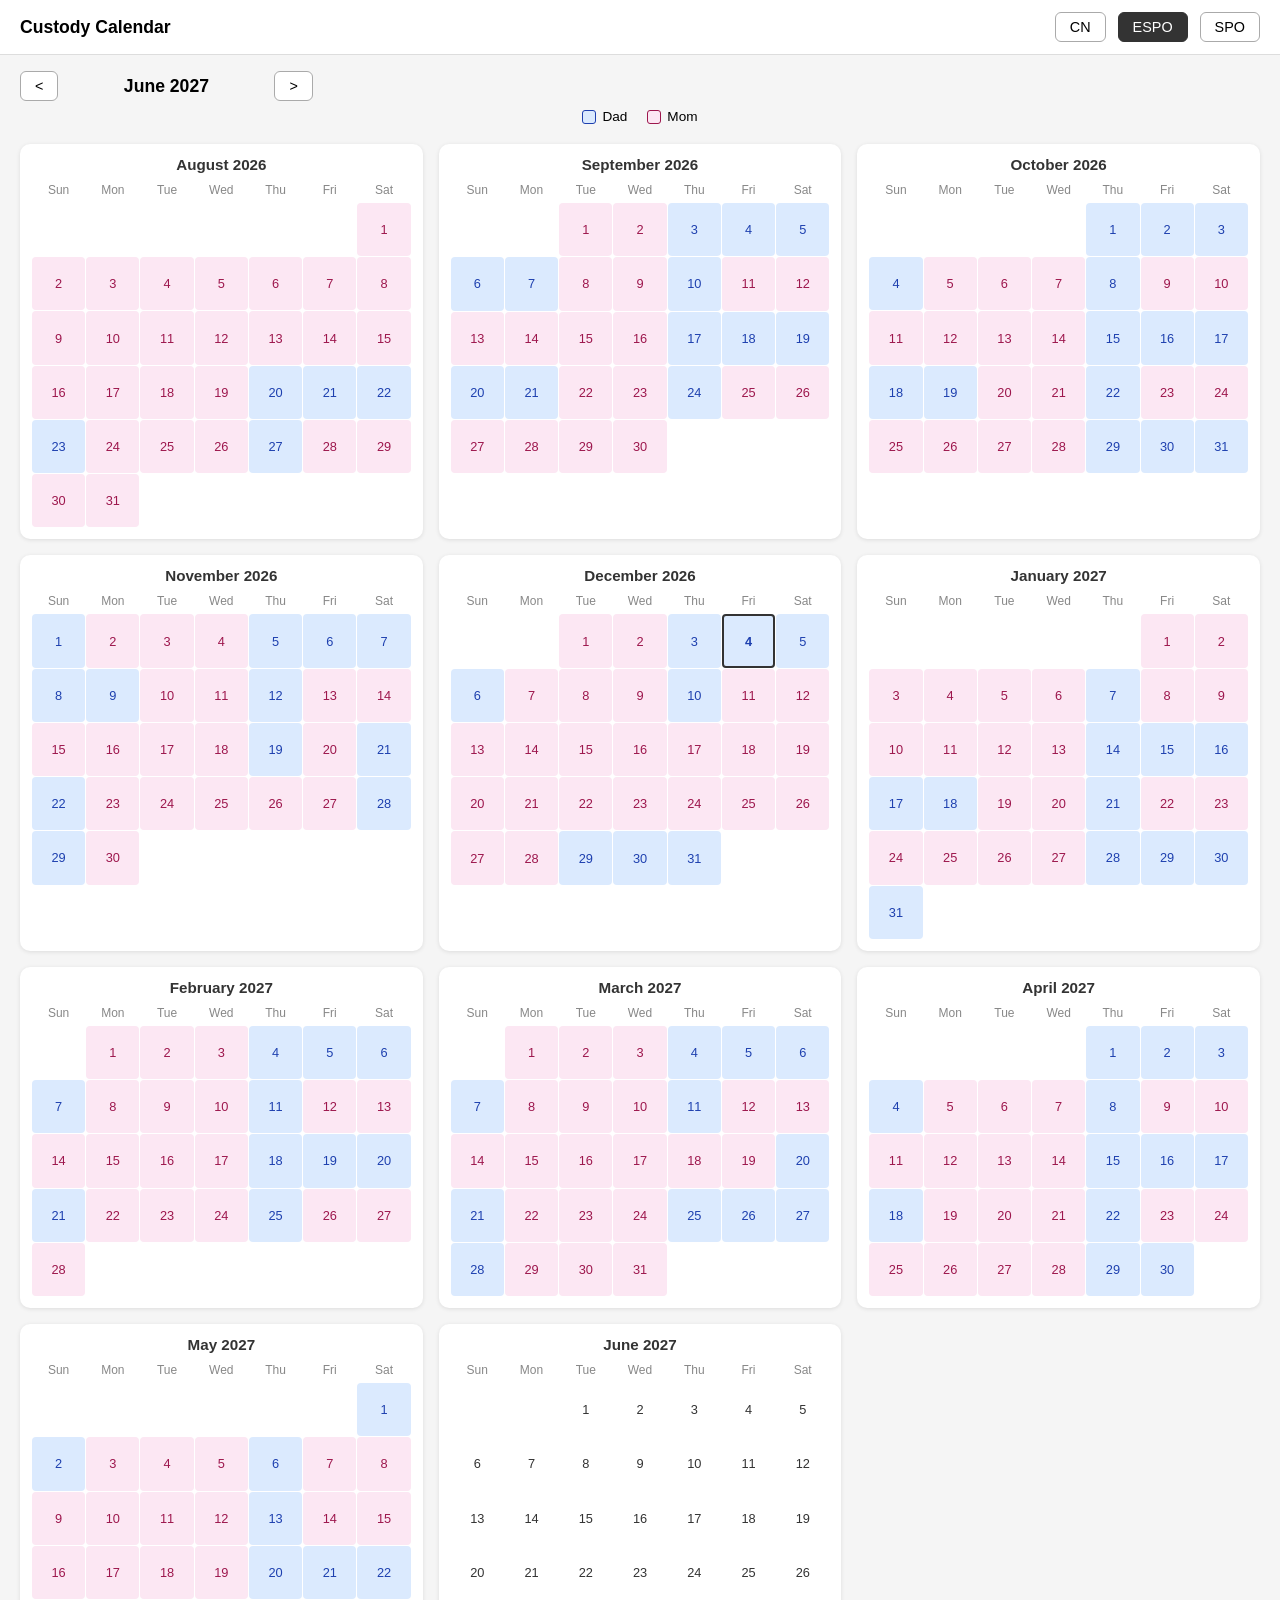
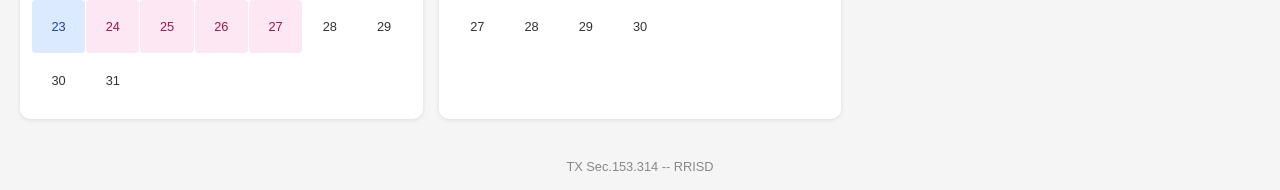
<file: output/custody_school_calendar.html>
﻿<!DOCTYPE html>
<html lang="en">
<head>
<meta charset="UTF-8">
<meta name="viewport" content="width=device-width, initial-scale=1.0">
<title>Custody Calendar -- RRISD</title>
<style>
  * { box-sizing: border-box; margin: 0; padding: 0; }
  body { font-family: -apple-system, BlinkMacSystemFont, 'Segoe UI', Roboto, sans-serif; background: #f5f5f5; min-height: 100vh; }
  .toolbar { display: flex; gap: 12px; align-items: center; flex-wrap: wrap; padding: 12px 20px; background: #fff; border-bottom: 1px solid #ddd; position: sticky; top: 0; z-index: 100; }
  .toolbar h1 { font-size: 1.1rem; margin-right: auto; }
  button { padding: 6px 14px; border: 1px solid #aaa; border-radius: 6px; background: #fff; cursor: pointer; font-size: 0.9rem; }
  button:hover { background: #eee; }
  button.active { background: #333; color: #fff; border-color: #333; }
  .cal-nav { display: flex; align-items: center; gap: 8px; margin: 16px 20px 0; }
  .cal-nav span { font-size: 1.1rem; font-weight: 600; min-width: 200px; text-align: center; }
  .calendar-grid { display: grid; grid-template-columns: repeat(auto-fill, minmax(300px, 1fr)); gap: 16px; padding: 12px 20px 24px; }
  .month-box { background: #fff; border-radius: 10px; padding: 12px; box-shadow: 0 1px 4px rgba(0,0,0,0.1); }
  .month-title { text-align: center; font-weight: 600; margin-bottom: 8px; color: #333; font-size: 0.95rem; }
  .day-headers { display: grid; grid-template-columns: repeat(7, 1fr); gap: 1px; margin-bottom: 4px; }
  .dh { text-align: center; font-size: 0.75rem; color: #888; padding: 2px; }
  .days-grid { display: grid; grid-template-columns: repeat(7, 1fr); gap: 1px; }
  .day { aspect-ratio: 1; display: flex; align-items: center; justify-content: center; font-size: 0.8rem; border-radius: 4px; cursor: default; position: relative; min-height: 32px; color: #333; }
  .day.empty { background: transparent; }
  .day.dad { background: #dbeafe; color: #1e40af; }
  .day.mom { background: #fce7f3; color: #9d174d; }
  .day.today { outline: 2px solid #333; outline-offset: -2px; font-weight: 700; }
  .day:hover .tooltip { opacity: 1; visibility: visible; transform: translateY(0); }
  .tooltip { position: absolute; bottom: 110%; left: 50%; transform: translateX(-50%) translateY(4px); background: #333; color: #fff; padding: 6px 10px; border-radius: 6px; font-size: 0.7rem; white-space: nowrap; z-index: 200; opacity: 0; visibility: hidden; transition: 0.15s; pointer-events: none; text-align: center; }
  .tooltip::after { content: ''; position: absolute; top: 100%; left: 50%; transform: translateX(-50%); border: 5px solid transparent; border-top-color: #333; }
  .legend { display: flex; gap: 20px; justify-content: center; padding: 8px; font-size: 0.85rem; }
  .legend span { display: flex; align-items: center; gap: 6px; }
  .legend .dad-swatch { width: 14px; height: 14px; border-radius: 3px; background: #dbeafe; border: 1px solid #1e40af; }
  .legend .mom-swatch { width: 14px; height: 14px; border-radius: 3px; background: #fce7f3; border: 1px solid #9d174d; }
  .footer { text-align: center; padding: 16px; color: #888; font-size: 0.8rem; }
</style>
</head>
<body>
<div class="toolbar">
  <h1 id="title">Custody Calendar</h1>
  <button id="langToggle">CN</button>
  <button id="espoBtn" class="active">ESPO</button>
  <button id="spoBtn">SPO</button>
</div>
<div class="cal-nav">
  <button id="prevBtn">&lt;</button>
  <span id="curRange"></span>
  <button id="nextBtn">&gt;</button>
</div>
<div class="legend">
  <span><div class="dad-swatch"></div> Dad</span>
  <span><div class="mom-swatch"></div> Mom</span>
</div>
<div class="calendar-grid" id="calendar"></div>
<div class="footer">TX Sec.153.314 -- RRISD </div>
<script>
const I18N = {"en": {"title": "Custody Calendar", "dad": "Dad", "mom": "Mom", "today": "Today", "prev_month": "Prev", "next_month": "Next", "mode_spo": "SPO", "mode_espo": "ESPO", "lang_en": "EN", "lang_cn": "CN", "weekdays": ["Sun", "Mon", "Tue", "Wed", "Thu", "Fri", "Sat"], "months": ["January", "February", "March", "April", "May", "June", "July", "August", "September", "October", "November", "December"], "breaks": {"thanksgiving": "Thanksgiving Break", "christmas": "Christmas Break", "spring": "Spring Break", "summer": "Summer Break"}, "noschool": "No School", "regular": "School Day", "spo_weekend": "Dad Weekend (SPO)", "thanksgiving_first_half": "Dad - TG 1st half", "thanksgiving_second_half": "Mom - TG 2nd half", "christmas_first_half": "Dad - Xmas 1st half", "christmas_second_half": "Mom - Xmas 2nd half", "spring_break": "Spring Break", "summer_dad_30_days": "Dad Summer (Jul 1-30)", "summer_mom_before_dad": "Mom Summer (before Dad)", "summer_mom_after_dad": "Mom Summer (after Dad)", "summer_remainder": "Mom Summer (remainder)", "summer_possessory": "Dad Summer (possessory)", "noschool_day": "No School", "regular_school_day": "School Day", "fathers_day": "Father's Day Weekend", "mothers_day": "Mother's Day Weekend", "thursday": "Thursday (Dad)", "weekend": "Dad Weekend", "default_custody": "Mom (default)", "thanksgiving": "Thanksgiving", "christmas": "Christmas"}, "cn": {"title": "æŠšå…»æƒæ—¥åŽ†", "dad": "çˆ¸çˆ¸", "mom": "å¦ˆå¦ˆ", "today": "Today", "prev_month": "ä¸Šæœˆ", "next_month": "ä¸‹æœˆ", "mode_spo": "æ ‡å‡†æŠšå…»ä»¤", "mode_espo": "æ‰©å±•æŠšå…»ä»¤", "lang_en": "EN", "lang_cn": "CN", "weekdays": ["å‘¨æ—¥", "å‘¨ä¸€", "å‘¨äºŒ", "å‘¨ä¸‰", "å‘¨å››", "å‘¨äº”", "å‘¨å…­"], "months": ["ä¸€æœˆ", "äºŒæœˆ", "ä¸‰æœˆ", "å››æœˆ", "äº”æœˆ", "å…­æœˆ", "ä¸ƒæœˆ", "å…«æœˆ", "ä¹æœˆ", "åæœˆ", "åä¸€æœˆ", "åäºŒæœˆ"], "breaks": {"thanksgiving": "æ„Ÿæ©èŠ‚å‡æœŸ", "christmas": "åœ£è¯žå‡æœŸ", "spring": "æ˜¥å‡", "summer": "æš‘å‡"}, "noschool": "No School", "regular": "ä¸Šè¯¾æ—¥", "spo_weekend": "çˆ¸çˆ¸å‘¨æœ«", "thanksgiving_first_half": "çˆ¸çˆ¸ - æ„Ÿæ©èŠ‚å‰åŠ", "thanksgiving_second_half": "å¦ˆå¦ˆ - æ„Ÿæ©èŠ‚åŽåŠ", "christmas_first_half": "çˆ¸çˆ¸ - åœ£è¯žå‰åŠ", "christmas_second_half": "å¦ˆå¦ˆ - åœ£è¯žåŽåŠ", "spring_break": "æ˜¥å‡", "summer_dad_30_days": "çˆ¸çˆ¸æš‘å‡(7æœˆ1-30æ—¥)", "summer_mom_before_dad": "å¦ˆå¦ˆæš‘å‡(Dadå‰)", "summer_mom_after_dad": "å¦ˆå¦ˆæš‘å‡(DadåŽ)", "summer_remainder": "å¦ˆå¦ˆæš‘å‡(å‰©ä½™)", "summer_possessory": "çˆ¸çˆ¸æš‘å‡", "noschool_day": "ä¼‘æ¯æ—¥", "regular_school_day": "ä¸Šè¯¾æ—¥", "fathers_day": "çˆ¶äº²èŠ‚å‘¨æœ«", "mothers_day": "æ¯äº²èŠ‚å‘¨æœ«", "thursday": "å‘¨å››(çˆ¸çˆ¸)", "weekend": "çˆ¸çˆ¸å‘¨æœ«", "default_custody": "å¦ˆå¦ˆ(é»˜è®¤)", "thanksgiving": "æ„Ÿæ©èŠ‚", "christmas": "åœ£è¯žèŠ‚"}};
const ESPO_INTERVALS = [{"start": "2023-05-22", "end": "2023-05-24", "custodian": "mom", "reason": "default_custody"}, {"start": "2023-05-25", "end": "2023-05-25", "custodian": "dad", "reason": "thursday"}, {"start": "2023-05-26", "end": "2023-05-31", "custodian": "mom", "reason": "default_custody"}, {"start": "2023-06-01", "end": "2023-06-01", "custodian": "dad", "reason": "thursday"}, {"start": "2023-06-02", "end": "2023-06-04", "custodian": "dad", "reason": "weekend"}, {"start": "2023-06-05", "end": "2023-06-07", "custodian": "mom", "reason": "default_custody"}, {"start": "2023-06-08", "end": "2023-06-08", "custodian": "dad", "reason": "thursday"}, {"start": "2023-06-09", "end": "2023-06-14", "custodian": "mom", "reason": "default_custody"}, {"start": "2023-06-15", "end": "2023-06-15", "custodian": "dad", "reason": "thursday"}, {"start": "2023-06-16", "end": "2023-06-18", "custodian": "dad", "reason": "fathers_day"}, {"start": "2023-06-19", "end": "2023-06-21", "custodian": "mom", "reason": "default_custody"}, {"start": "2023-06-22", "end": "2023-06-22", "custodian": "dad", "reason": "thursday"}, {"start": "2023-06-23", "end": "2023-06-28", "custodian": "mom", "reason": "default_custody"}, {"start": "2023-06-29", "end": "2023-06-29", "custodian": "dad", "reason": "thursday"}, {"start": "2023-06-30", "end": "2023-07-02", "custodian": "dad", "reason": "weekend"}, {"start": "2023-07-03", "end": "2023-07-05", "custodian": "mom", "reason": "default_custody"}, {"start": "2023-07-06", "end": "2023-07-06", "custodian": "dad", "reason": "thursday"}, {"start": "2023-07-07", "end": "2023-07-09", "custodian": "dad", "reason": "weekend"}, {"start": "2023-07-10", "end": "2023-07-12", "custodian": "mom", "reason": "default_custody"}, {"start": "2023-07-13", "end": "2023-07-13", "custodian": "dad", "reason": "thursday"}, {"start": "2023-07-14", "end": "2023-07-19", "custodian": "mom", "reason": "default_custody"}, {"start": "2023-07-20", "end": "2023-07-20", "custodian": "dad", "reason": "thursday"}, {"start": "2023-07-21", "end": "2023-07-23", "custodian": "dad", "reason": "weekend"}, {"start": "2023-07-24", "end": "2023-07-26", "custodian": "mom", "reason": "default_custody"}, {"start": "2023-07-27", "end": "2023-07-27", "custodian": "dad", "reason": "thursday"}, {"start": "2023-07-28", "end": "2023-08-02", "custodian": "mom", "reason": "default_custody"}, {"start": "2023-08-03", "end": "2023-08-03", "custodian": "dad", "reason": "thursday"}, {"start": "2023-08-04", "end": "2023-08-06", "custodian": "dad", "reason": "weekend"}, {"start": "2023-08-07", "end": "2023-08-09", "custodian": "mom", "reason": "default_custody"}, {"start": "2023-08-10", "end": "2023-08-10", "custodian": "dad", "reason": "thursday"}, {"start": "2023-08-11", "end": "2023-08-16", "custodian": "mom", "reason": "default_custody"}, {"start": "2023-08-17", "end": "2023-08-17", "custodian": "dad", "reason": "thursday"}, {"start": "2023-08-18", "end": "2023-08-20", "custodian": "dad", "reason": "weekend"}, {"start": "2023-08-21", "end": "2023-08-23", "custodian": "mom", "reason": "default_custody"}, {"start": "2023-08-24", "end": "2023-08-24", "custodian": "dad", "reason": "thursday"}, {"start": "2023-08-25", "end": "2023-08-30", "custodian": "mom", "reason": "default_custody"}, {"start": "2023-08-31", "end": "2023-08-31", "custodian": "dad", "reason": "thursday"}, {"start": "2023-09-01", "end": "2023-09-03", "custodian": "dad", "reason": "weekend"}, {"start": "2023-09-04", "end": "2023-09-06", "custodian": "mom", "reason": "default_custody"}, {"start": "2023-09-07", "end": "2023-09-07", "custodian": "dad", "reason": "thursday"}, {"start": "2023-09-08", "end": "2023-09-13", "custodian": "mom", "reason": "default_custody"}, {"start": "2023-09-14", "end": "2023-09-14", "custodian": "dad", "reason": "thursday"}, {"start": "2023-09-15", "end": "2023-09-17", "custodian": "dad", "reason": "weekend"}, {"start": "2023-09-18", "end": "2023-09-20", "custodian": "mom", "reason": "default_custody"}, {"start": "2023-09-21", "end": "2023-09-21", "custodian": "dad", "reason": "thursday"}, {"start": "2023-09-22", "end": "2023-09-27", "custodian": "mom", "reason": "default_custody"}, {"start": "2023-09-28", "end": "2023-09-28", "custodian": "dad", "reason": "thursday"}, {"start": "2023-09-29", "end": "2023-10-01", "custodian": "dad", "reason": "weekend"}, {"start": "2023-10-02", "end": "2023-10-04", "custodian": "mom", "reason": "default_custody"}, {"start": "2023-10-05", "end": "2023-10-05", "custodian": "dad", "reason": "thursday"}, {"start": "2023-10-06", "end": "2023-10-08", "custodian": "dad", "reason": "weekend"}, {"start": "2023-10-09", "end": "2023-10-11", "custodian": "mom", "reason": "default_custody"}, {"start": "2023-10-12", "end": "2023-10-12", "custodian": "dad", "reason": "thursday"}, {"start": "2023-10-13", "end": "2023-10-18", "custodian": "mom", "reason": "default_custody"}, {"start": "2023-10-19", "end": "2023-10-19", "custodian": "dad", "reason": "thursday"}, {"start": "2023-10-20", "end": "2023-10-22", "custodian": "dad", "reason": "weekend"}, {"start": "2023-10-23", "end": "2023-10-25", "custodian": "mom", "reason": "default_custody"}, {"start": "2023-10-26", "end": "2023-10-26", "custodian": "dad", "reason": "thursday"}, {"start": "2023-10-27", "end": "2023-11-01", "custodian": "mom", "reason": "default_custody"}, {"start": "2023-11-02", "end": "2023-11-02", "custodian": "dad", "reason": "thursday"}, {"start": "2023-11-03", "end": "2023-11-05", "custodian": "dad", "reason": "weekend"}, {"start": "2023-11-06", "end": "2023-11-08", "custodian": "mom", "reason": "default_custody"}, {"start": "2023-11-09", "end": "2023-11-09", "custodian": "dad", "reason": "thursday"}, {"start": "2023-11-10", "end": "2023-11-15", "custodian": "mom", "reason": "default_custody"}, {"start": "2023-11-16", "end": "2023-11-16", "custodian": "dad", "reason": "thursday"}, {"start": "2023-11-17", "end": "2023-11-19", "custodian": "dad", "reason": "weekend"}, {"start": "2023-11-20", "end": "2023-11-22", "custodian": "mom", "reason": "default_custody"}, {"start": "2023-11-23", "end": "2023-11-23", "custodian": "dad", "reason": "thursday"}, {"start": "2023-11-24", "end": "2023-11-29", "custodian": "mom", "reason": "default_custody"}, {"start": "2023-11-30", "end": "2023-11-30", "custodian": "dad", "reason": "thursday"}, {"start": "2023-12-01", "end": "2023-12-03", "custodian": "dad", "reason": "weekend"}, {"start": "2023-12-04", "end": "2023-12-06", "custodian": "mom", "reason": "default_custody"}, {"start": "2023-12-07", "end": "2023-12-07", "custodian": "dad", "reason": "thursday"}, {"start": "2023-12-08", "end": "2023-12-13", "custodian": "mom", "reason": "default_custody"}, {"start": "2023-12-14", "end": "2023-12-14", "custodian": "dad", "reason": "thursday"}, {"start": "2023-12-15", "end": "2023-12-17", "custodian": "dad", "reason": "weekend"}, {"start": "2023-12-18", "end": "2023-12-20", "custodian": "mom", "reason": "default_custody"}, {"start": "2023-12-21", "end": "2023-12-21", "custodian": "dad", "reason": "thursday"}, {"start": "2023-12-22", "end": "2023-12-27", "custodian": "mom", "reason": "default_custody"}, {"start": "2023-12-28", "end": "2023-12-28", "custodian": "dad", "reason": "thursday"}, {"start": "2023-12-29", "end": "2023-12-31", "custodian": "dad", "reason": "weekend"}, {"start": "2024-01-01", "end": "2024-01-03", "custodian": "mom", "reason": "default_custody"}, {"start": "2024-01-04", "end": "2024-01-04", "custodian": "dad", "reason": "thursday"}, {"start": "2024-01-05", "end": "2024-01-07", "custodian": "dad", "reason": "weekend"}, {"start": "2024-01-08", "end": "2024-01-10", "custodian": "mom", "reason": "default_custody"}, {"start": "2024-01-11", "end": "2024-01-11", "custodian": "dad", "reason": "thursday"}, {"start": "2024-01-12", "end": "2024-01-17", "custodian": "mom", "reason": "default_custody"}, {"start": "2024-01-18", "end": "2024-01-18", "custodian": "dad", "reason": "thursday"}, {"start": "2024-01-19", "end": "2024-01-21", "custodian": "dad", "reason": "weekend"}, {"start": "2024-01-22", "end": "2024-01-24", "custodian": "mom", "reason": "default_custody"}, {"start": "2024-01-25", "end": "2024-01-25", "custodian": "dad", "reason": "thursday"}, {"start": "2024-01-26", "end": "2024-01-31", "custodian": "mom", "reason": "default_custody"}, {"start": "2024-02-01", "end": "2024-02-01", "custodian": "dad", "reason": "thursday"}, {"start": "2024-02-02", "end": "2024-02-04", "custodian": "dad", "reason": "weekend"}, {"start": "2024-02-05", "end": "2024-02-07", "custodian": "mom", "reason": "default_custody"}, {"start": "2024-02-08", "end": "2024-02-08", "custodian": "dad", "reason": "thursday"}, {"start": "2024-02-09", "end": "2024-02-14", "custodian": "mom", "reason": "default_custody"}, {"start": "2024-02-15", "end": "2024-02-15", "custodian": "dad", "reason": "thursday"}, {"start": "2024-02-16", "end": "2024-02-18", "custodian": "dad", "reason": "weekend"}, {"start": "2024-02-19", "end": "2024-02-21", "custodian": "mom", "reason": "default_custody"}, {"start": "2024-02-22", "end": "2024-02-22", "custodian": "dad", "reason": "thursday"}, {"start": "2024-02-23", "end": "2024-02-28", "custodian": "mom", "reason": "default_custody"}, {"start": "2024-02-29", "end": "2024-02-29", "custodian": "dad", "reason": "thursday"}, {"start": "2024-03-01", "end": "2024-03-03", "custodian": "dad", "reason": "weekend"}, {"start": "2024-03-04", "end": "2024-03-06", "custodian": "mom", "reason": "default_custody"}, {"start": "2024-03-07", "end": "2024-03-07", "custodian": "dad", "reason": "thursday"}, {"start": "2024-03-08", "end": "2024-03-13", "custodian": "mom", "reason": "default_custody"}, {"start": "2024-03-14", "end": "2024-03-14", "custodian": "dad", "reason": "thursday"}, {"start": "2024-03-15", "end": "2024-03-17", "custodian": "dad", "reason": "weekend"}, {"start": "2024-03-18", "end": "2024-03-20", "custodian": "mom", "reason": "default_custody"}, {"start": "2024-03-21", "end": "2024-03-21", "custodian": "dad", "reason": "thursday"}, {"start": "2024-03-22", "end": "2024-03-27", "custodian": "mom", "reason": "default_custody"}, {"start": "2024-03-28", "end": "2024-03-28", "custodian": "dad", "reason": "thursday"}, {"start": "2024-03-29", "end": "2024-03-31", "custodian": "dad", "reason": "weekend"}, {"start": "2024-04-01", "end": "2024-04-03", "custodian": "mom", "reason": "default_custody"}, {"start": "2024-04-04", "end": "2024-04-04", "custodian": "dad", "reason": "thursday"}, {"start": "2024-04-05", "end": "2024-04-07", "custodian": "dad", "reason": "weekend"}, {"start": "2024-04-08", "end": "2024-04-10", "custodian": "mom", "reason": "default_custody"}, {"start": "2024-04-11", "end": "2024-04-11", "custodian": "dad", "reason": "thursday"}, {"start": "2024-04-12", "end": "2024-04-17", "custodian": "mom", "reason": "default_custody"}, {"start": "2024-04-18", "end": "2024-04-18", "custodian": "dad", "reason": "thursday"}, {"start": "2024-04-19", "end": "2024-04-21", "custodian": "dad", "reason": "weekend"}, {"start": "2024-04-22", "end": "2024-04-24", "custodian": "mom", "reason": "default_custody"}, {"start": "2024-04-25", "end": "2024-04-25", "custodian": "dad", "reason": "thursday"}, {"start": "2024-04-26", "end": "2024-05-01", "custodian": "mom", "reason": "default_custody"}, {"start": "2024-05-02", "end": "2024-05-02", "custodian": "dad", "reason": "thursday"}, {"start": "2024-05-03", "end": "2024-05-05", "custodian": "dad", "reason": "weekend"}, {"start": "2024-05-06", "end": "2024-05-08", "custodian": "mom", "reason": "default_custody"}, {"start": "2024-05-09", "end": "2024-05-09", "custodian": "dad", "reason": "thursday"}, {"start": "2024-05-10", "end": "2024-05-12", "custodian": "mom", "reason": "mothers_day"}, {"start": "2024-05-13", "end": "2024-05-15", "custodian": "mom", "reason": "default_custody"}, {"start": "2024-05-16", "end": "2024-05-16", "custodian": "dad", "reason": "thursday"}, {"start": "2024-05-17", "end": "2024-05-19", "custodian": "dad", "reason": "weekend"}, {"start": "2024-05-20", "end": "2024-05-22", "custodian": "mom", "reason": "default_custody"}, {"start": "2024-05-23", "end": "2024-05-23", "custodian": "dad", "reason": "thursday"}, {"start": "2024-05-24", "end": "2024-05-29", "custodian": "mom", "reason": "default_custody"}, {"start": "2024-05-30", "end": "2024-05-30", "custodian": "dad", "reason": "thursday"}, {"start": "2024-05-31", "end": "2024-06-02", "custodian": "dad", "reason": "weekend"}, {"start": "2024-06-03", "end": "2024-06-05", "custodian": "mom", "reason": "default_custody"}, {"start": "2024-06-06", "end": "2024-06-06", "custodian": "dad", "reason": "thursday"}, {"start": "2024-06-07", "end": "2024-06-09", "custodian": "dad", "reason": "weekend"}, {"start": "2024-06-10", "end": "2024-06-12", "custodian": "mom", "reason": "default_custody"}, {"start": "2024-06-13", "end": "2024-06-13", "custodian": "dad", "reason": "thursday"}, {"start": "2024-06-14", "end": "2024-06-16", "custodian": "dad", "reason": "fathers_day"}, {"start": "2024-06-17", "end": "2024-06-19", "custodian": "mom", "reason": "default_custody"}, {"start": "2024-06-20", "end": "2024-06-20", "custodian": "dad", "reason": "thursday"}, {"start": "2024-06-21", "end": "2024-06-23", "custodian": "dad", "reason": "weekend"}, {"start": "2024-06-24", "end": "2024-06-26", "custodian": "mom", "reason": "default_custody"}, {"start": "2024-06-27", "end": "2024-06-27", "custodian": "dad", "reason": "thursday"}, {"start": "2024-06-28", "end": "2024-07-03", "custodian": "mom", "reason": "default_custody"}, {"start": "2024-07-04", "end": "2024-07-04", "custodian": "dad", "reason": "thursday"}, {"start": "2024-07-05", "end": "2024-07-07", "custodian": "dad", "reason": "weekend"}, {"start": "2024-07-08", "end": "2024-07-10", "custodian": "mom", "reason": "default_custody"}, {"start": "2024-07-11", "end": "2024-07-11", "custodian": "dad", "reason": "thursday"}, {"start": "2024-07-12", "end": "2024-07-17", "custodian": "mom", "reason": "default_custody"}, {"start": "2024-07-18", "end": "2024-07-18", "custodian": "dad", "reason": "thursday"}, {"start": "2024-07-19", "end": "2024-07-21", "custodian": "dad", "reason": "weekend"}, {"start": "2024-07-22", "end": "2024-07-24", "custodian": "mom", "reason": "default_custody"}, {"start": "2024-07-25", "end": "2024-07-25", "custodian": "dad", "reason": "thursday"}, {"start": "2024-07-26", "end": "2024-07-31", "custodian": "mom", "reason": "default_custody"}, {"start": "2024-08-01", "end": "2024-08-01", "custodian": "dad", "reason": "thursday"}, {"start": "2024-08-02", "end": "2024-08-04", "custodian": "dad", "reason": "weekend"}, {"start": "2024-08-05", "end": "2024-08-07", "custodian": "mom", "reason": "default_custody"}, {"start": "2024-08-08", "end": "2024-08-08", "custodian": "dad", "reason": "thursday"}, {"start": "2024-08-09", "end": "2024-08-14", "custodian": "mom", "reason": "default_custody"}, {"start": "2024-08-15", "end": "2024-08-15", "custodian": "dad", "reason": "thursday"}, {"start": "2024-08-16", "end": "2024-08-18", "custodian": "dad", "reason": "weekend"}, {"start": "2024-08-19", "end": "2024-08-21", "custodian": "mom", "reason": "default_custody"}, {"start": "2024-08-22", "end": "2024-08-22", "custodian": "dad", "reason": "thursday"}, {"start": "2024-08-23", "end": "2024-08-28", "custodian": "mom", "reason": "default_custody"}, {"start": "2024-08-29", "end": "2024-08-29", "custodian": "dad", "reason": "thursday"}, {"start": "2024-08-30", "end": "2024-09-01", "custodian": "dad", "reason": "weekend"}, {"start": "2024-09-02", "end": "2024-09-04", "custodian": "mom", "reason": "default_custody"}, {"start": "2024-09-05", "end": "2024-09-05", "custodian": "dad", "reason": "thursday"}, {"start": "2024-09-06", "end": "2024-09-08", "custodian": "dad", "reason": "weekend"}, {"start": "2024-09-09", "end": "2024-09-11", "custodian": "mom", "reason": "default_custody"}, {"start": "2024-09-12", "end": "2024-09-12", "custodian": "dad", "reason": "thursday"}, {"start": "2024-09-13", "end": "2024-09-18", "custodian": "mom", "reason": "default_custody"}, {"start": "2024-09-19", "end": "2024-09-19", "custodian": "dad", "reason": "thursday"}, {"start": "2024-09-20", "end": "2024-09-22", "custodian": "dad", "reason": "weekend"}, {"start": "2024-09-23", "end": "2024-09-25", "custodian": "mom", "reason": "default_custody"}, {"start": "2024-09-26", "end": "2024-09-26", "custodian": "dad", "reason": "thursday"}, {"start": "2024-09-27", "end": "2024-10-02", "custodian": "mom", "reason": "default_custody"}, {"start": "2024-10-03", "end": "2024-10-03", "custodian": "dad", "reason": "thursday"}, {"start": "2024-10-04", "end": "2024-10-06", "custodian": "dad", "reason": "weekend"}, {"start": "2024-10-07", "end": "2024-10-09", "custodian": "mom", "reason": "default_custody"}, {"start": "2024-10-10", "end": "2024-10-10", "custodian": "dad", "reason": "thursday"}, {"start": "2024-10-11", "end": "2024-10-16", "custodian": "mom", "reason": "default_custody"}, {"start": "2024-10-17", "end": "2024-10-17", "custodian": "dad", "reason": "thursday"}, {"start": "2024-10-18", "end": "2024-10-20", "custodian": "dad", "reason": "weekend"}, {"start": "2024-10-21", "end": "2024-10-23", "custodian": "mom", "reason": "default_custody"}, {"start": "2024-10-24", "end": "2024-10-24", "custodian": "dad", "reason": "thursday"}, {"start": "2024-10-25", "end": "2024-10-30", "custodian": "mom", "reason": "default_custody"}, {"start": "2024-10-31", "end": "2024-10-31", "custodian": "dad", "reason": "thursday"}, {"start": "2024-11-01", "end": "2024-11-03", "custodian": "dad", "reason": "weekend"}, {"start": "2024-11-04", "end": "2024-11-06", "custodian": "mom", "reason": "default_custody"}, {"start": "2024-11-07", "end": "2024-11-07", "custodian": "dad", "reason": "thursday"}, {"start": "2024-11-08", "end": "2024-11-13", "custodian": "mom", "reason": "default_custody"}, {"start": "2024-11-14", "end": "2024-11-14", "custodian": "dad", "reason": "thursday"}, {"start": "2024-11-15", "end": "2024-11-17", "custodian": "dad", "reason": "weekend"}, {"start": "2024-11-18", "end": "2024-11-20", "custodian": "mom", "reason": "default_custody"}, {"start": "2024-11-21", "end": "2024-11-21", "custodian": "dad", "reason": "thursday"}, {"start": "2024-11-22", "end": "2024-11-27", "custodian": "mom", "reason": "default_custody"}, {"start": "2024-11-28", "end": "2024-11-28", "custodian": "dad", "reason": "thursday"}, {"start": "2024-11-29", "end": "2024-12-01", "custodian": "dad", "reason": "weekend"}, {"start": "2024-12-02", "end": "2024-12-04", "custodian": "mom", "reason": "default_custody"}, {"start": "2024-12-05", "end": "2024-12-05", "custodian": "dad", "reason": "thursday"}, {"start": "2024-12-06", "end": "2024-12-08", "custodian": "dad", "reason": "weekend"}, {"start": "2024-12-09", "end": "2024-12-11", "custodian": "mom", "reason": "default_custody"}, {"start": "2024-12-12", "end": "2024-12-12", "custodian": "dad", "reason": "thursday"}, {"start": "2024-12-13", "end": "2024-12-18", "custodian": "mom", "reason": "default_custody"}, {"start": "2024-12-19", "end": "2024-12-19", "custodian": "dad", "reason": "thursday"}, {"start": "2024-12-20", "end": "2024-12-22", "custodian": "dad", "reason": "weekend"}, {"start": "2024-12-23", "end": "2024-12-25", "custodian": "mom", "reason": "default_custody"}, {"start": "2024-12-26", "end": "2024-12-26", "custodian": "dad", "reason": "thursday"}, {"start": "2024-12-27", "end": "2025-01-01", "custodian": "mom", "reason": "default_custody"}, {"start": "2025-01-02", "end": "2025-01-02", "custodian": "dad", "reason": "thursday"}, {"start": "2025-01-03", "end": "2025-01-05", "custodian": "dad", "reason": "weekend"}, {"start": "2025-01-06", "end": "2025-01-08", "custodian": "mom", "reason": "default_custody"}, {"start": "2025-01-09", "end": "2025-01-09", "custodian": "dad", "reason": "thursday"}, {"start": "2025-01-10", "end": "2025-01-15", "custodian": "mom", "reason": "default_custody"}, {"start": "2025-01-16", "end": "2025-01-16", "custodian": "dad", "reason": "thursday"}, {"start": "2025-01-17", "end": "2025-01-19", "custodian": "dad", "reason": "weekend"}, {"start": "2025-01-20", "end": "2025-01-22", "custodian": "mom", "reason": "default_custody"}, {"start": "2025-01-23", "end": "2025-01-23", "custodian": "dad", "reason": "thursday"}, {"start": "2025-01-24", "end": "2025-01-29", "custodian": "mom", "reason": "default_custody"}, {"start": "2025-01-30", "end": "2025-01-30", "custodian": "dad", "reason": "thursday"}, {"start": "2025-01-31", "end": "2025-02-02", "custodian": "dad", "reason": "weekend"}, {"start": "2025-02-03", "end": "2025-02-05", "custodian": "mom", "reason": "default_custody"}, {"start": "2025-02-06", "end": "2025-02-06", "custodian": "dad", "reason": "thursday"}, {"start": "2025-02-07", "end": "2025-02-09", "custodian": "dad", "reason": "weekend"}, {"start": "2025-02-10", "end": "2025-02-12", "custodian": "mom", "reason": "default_custody"}, {"start": "2025-02-13", "end": "2025-02-13", "custodian": "dad", "reason": "thursday"}, {"start": "2025-02-14", "end": "2025-02-19", "custodian": "mom", "reason": "default_custody"}, {"start": "2025-02-20", "end": "2025-02-20", "custodian": "dad", "reason": "thursday"}, {"start": "2025-02-21", "end": "2025-02-23", "custodian": "dad", "reason": "weekend"}, {"start": "2025-02-24", "end": "2025-02-26", "custodian": "mom", "reason": "default_custody"}, {"start": "2025-02-27", "end": "2025-02-27", "custodian": "dad", "reason": "thursday"}, {"start": "2025-02-28", "end": "2025-03-05", "custodian": "mom", "reason": "default_custody"}, {"start": "2025-03-06", "end": "2025-03-06", "custodian": "dad", "reason": "thursday"}, {"start": "2025-03-07", "end": "2025-03-09", "custodian": "dad", "reason": "weekend"}, {"start": "2025-03-10", "end": "2025-03-12", "custodian": "mom", "reason": "default_custody"}, {"start": "2025-03-13", "end": "2025-03-13", "custodian": "dad", "reason": "thursday"}, {"start": "2025-03-14", "end": "2025-03-19", "custodian": "mom", "reason": "default_custody"}, {"start": "2025-03-20", "end": "2025-03-20", "custodian": "dad", "reason": "thursday"}, {"start": "2025-03-21", "end": "2025-03-23", "custodian": "dad", "reason": "weekend"}, {"start": "2025-03-24", "end": "2025-03-26", "custodian": "mom", "reason": "default_custody"}, {"start": "2025-03-27", "end": "2025-03-27", "custodian": "dad", "reason": "thursday"}, {"start": "2025-03-28", "end": "2025-04-02", "custodian": "mom", "reason": "default_custody"}, {"start": "2025-04-03", "end": "2025-04-03", "custodian": "dad", "reason": "thursday"}, {"start": "2025-04-04", "end": "2025-04-06", "custodian": "dad", "reason": "weekend"}, {"start": "2025-04-07", "end": "2025-04-09", "custodian": "mom", "reason": "default_custody"}, {"start": "2025-04-10", "end": "2025-04-10", "custodian": "dad", "reason": "thursday"}, {"start": "2025-04-11", "end": "2025-04-16", "custodian": "mom", "reason": "default_custody"}, {"start": "2025-04-17", "end": "2025-04-17", "custodian": "dad", "reason": "thursday"}, {"start": "2025-04-18", "end": "2025-04-20", "custodian": "dad", "reason": "weekend"}, {"start": "2025-04-21", "end": "2025-04-23", "custodian": "mom", "reason": "default_custody"}, {"start": "2025-04-24", "end": "2025-04-24", "custodian": "dad", "reason": "thursday"}, {"start": "2025-04-25", "end": "2025-04-30", "custodian": "mom", "reason": "default_custody"}, {"start": "2025-05-01", "end": "2025-05-01", "custodian": "dad", "reason": "thursday"}, {"start": "2025-05-02", "end": "2025-05-04", "custodian": "dad", "reason": "weekend"}, {"start": "2025-05-05", "end": "2025-05-07", "custodian": "mom", "reason": "default_custody"}, {"start": "2025-05-08", "end": "2025-05-08", "custodian": "dad", "reason": "thursday"}, {"start": "2025-05-09", "end": "2025-05-11", "custodian": "mom", "reason": "mothers_day"}, {"start": "2025-05-12", "end": "2025-05-14", "custodian": "mom", "reason": "default_custody"}, {"start": "2025-05-15", "end": "2025-05-15", "custodian": "dad", "reason": "thursday"}, {"start": "2025-05-16", "end": "2025-05-18", "custodian": "dad", "reason": "weekend"}, {"start": "2025-05-19", "end": "2025-05-20", "custodian": "mom", "reason": "default_custody"}, {"start": "2025-05-21", "end": "2025-05-21", "custodian": "mom", "reason": "summer_pre_school"}, {"start": "2025-05-22", "end": "2025-06-12", "custodian": "mom", "reason": "summer_remainder"}, {"start": "2025-06-13", "end": "2025-06-15", "custodian": "dad", "reason": "fathers_day"}, {"start": "2025-06-16", "end": "2025-06-30", "custodian": "mom", "reason": "summer_remainder"}, {"start": "2025-07-01", "end": "2025-07-30", "custodian": "dad", "reason": "summer_possessory"}, {"start": "2025-07-31", "end": "2025-08-11", "custodian": "mom", "reason": "summer_remainder"}, {"start": "2025-08-12", "end": "2025-08-13", "custodian": "mom", "reason": "default_custody"}, {"start": "2025-08-14", "end": "2025-08-14", "custodian": "dad", "reason": "thursday"}, {"start": "2025-08-15", "end": "2025-08-17", "custodian": "dad", "reason": "weekend"}, {"start": "2025-08-18", "end": "2025-08-20", "custodian": "mom", "reason": "default_custody"}, {"start": "2025-08-21", "end": "2025-08-21", "custodian": "dad", "reason": "thursday"}, {"start": "2025-08-22", "end": "2025-08-27", "custodian": "mom", "reason": "default_custody"}, {"start": "2025-08-28", "end": "2025-08-28", "custodian": "dad", "reason": "thursday"}, {"start": "2025-08-29", "end": "2025-08-31", "custodian": "dad", "reason": "weekend"}, {"start": "2025-09-01", "end": "2025-09-01", "custodian": "dad", "reason": "no_school_day"}, {"start": "2025-09-02", "end": "2025-09-03", "custodian": "mom", "reason": "default_custody"}, {"start": "2025-09-04", "end": "2025-09-04", "custodian": "dad", "reason": "thursday"}, {"start": "2025-09-05", "end": "2025-09-07", "custodian": "dad", "reason": "weekend"}, {"start": "2025-09-08", "end": "2025-09-10", "custodian": "mom", "reason": "default_custody"}, {"start": "2025-09-11", "end": "2025-09-11", "custodian": "dad", "reason": "thursday"}, {"start": "2025-09-12", "end": "2025-09-17", "custodian": "mom", "reason": "default_custody"}, {"start": "2025-09-18", "end": "2025-09-18", "custodian": "dad", "reason": "thursday"}, {"start": "2025-09-19", "end": "2025-09-21", "custodian": "dad", "reason": "weekend"}, {"start": "2025-09-22", "end": "2025-09-22", "custodian": "dad", "reason": "no_school_day"}, {"start": "2025-09-23", "end": "2025-09-24", "custodian": "mom", "reason": "default_custody"}, {"start": "2025-09-25", "end": "2025-09-25", "custodian": "dad", "reason": "thursday"}, {"start": "2025-09-26", "end": "2025-10-01", "custodian": "mom", "reason": "default_custody"}, {"start": "2025-10-02", "end": "2025-10-02", "custodian": "dad", "reason": "thursday"}, {"start": "2025-10-03", "end": "2025-10-05", "custodian": "dad", "reason": "weekend"}, {"start": "2025-10-06", "end": "2025-10-08", "custodian": "mom", "reason": "default_custody"}, {"start": "2025-10-09", "end": "2025-10-09", "custodian": "dad", "reason": "thursday"}, {"start": "2025-10-10", "end": "2025-10-15", "custodian": "mom", "reason": "default_custody"}, {"start": "2025-10-16", "end": "2025-10-16", "custodian": "dad", "reason": "thursday"}, {"start": "2025-10-17", "end": "2025-10-19", "custodian": "dad", "reason": "weekend"}, {"start": "2025-10-20", "end": "2025-10-22", "custodian": "mom", "reason": "default_custody"}, {"start": "2025-10-23", "end": "2025-10-23", "custodian": "dad", "reason": "thursday"}, {"start": "2025-10-24", "end": "2025-10-29", "custodian": "mom", "reason": "default_custody"}, {"start": "2025-10-30", "end": "2025-10-30", "custodian": "dad", "reason": "thursday"}, {"start": "2025-10-31", "end": "2025-11-02", "custodian": "dad", "reason": "weekend"}, {"start": "2025-11-03", "end": "2025-11-05", "custodian": "mom", "reason": "default_custody"}, {"start": "2025-11-06", "end": "2025-11-06", "custodian": "dad", "reason": "thursday"}, {"start": "2025-11-07", "end": "2025-11-09", "custodian": "dad", "reason": "weekend"}, {"start": "2025-11-10", "end": "2025-11-12", "custodian": "mom", "reason": "default_custody"}, {"start": "2025-11-13", "end": "2025-11-13", "custodian": "dad", "reason": "thursday"}, {"start": "2025-11-14", "end": "2025-11-19", "custodian": "mom", "reason": "default_custody"}, {"start": "2025-11-20", "end": "2025-11-20", "custodian": "dad", "reason": "thursday"}, {"start": "2025-11-21", "end": "2025-11-21", "custodian": "dad", "reason": "thanksgiving"}, {"start": "2025-11-22", "end": "2025-11-23", "custodian": "dad", "reason": "weekend"}, {"start": "2025-11-24", "end": "2025-11-28", "custodian": "dad", "reason": "thanksgiving"}, {"start": "2025-11-29", "end": "2025-11-30", "custodian": "dad", "reason": "no_school_day"}, {"start": "2025-12-01", "end": "2025-12-03", "custodian": "mom", "reason": "default_custody"}, {"start": "2025-12-04", "end": "2025-12-04", "custodian": "dad", "reason": "thursday"}, {"start": "2025-12-05", "end": "2025-12-07", "custodian": "dad", "reason": "weekend"}, {"start": "2025-12-08", "end": "2025-12-10", "custodian": "mom", "reason": "default_custody"}, {"start": "2025-12-11", "end": "2025-12-11", "custodian": "dad", "reason": "thursday"}, {"start": "2025-12-12", "end": "2025-12-16", "custodian": "mom", "reason": "default_custody"}, {"start": "2025-12-17", "end": "2025-12-28", "custodian": "dad", "reason": "christmas_first_half"}, {"start": "2025-12-29", "end": "2025-12-31", "custodian": "mom", "reason": "christmas_second_half"}, {"start": "2026-01-01", "end": "2026-01-02", "custodian": "dad", "reason": "christmas_second_half"}, {"start": "2026-01-03", "end": "2026-01-04", "custodian": "dad", "reason": "weekend"}, {"start": "2026-01-05", "end": "2026-01-07", "custodian": "mom", "reason": "default_custody"}, {"start": "2026-01-08", "end": "2026-01-08", "custodian": "dad", "reason": "thursday"}, {"start": "2026-01-09", "end": "2026-01-14", "custodian": "mom", "reason": "default_custody"}, {"start": "2026-01-15", "end": "2026-01-15", "custodian": "dad", "reason": "thursday"}, {"start": "2026-01-16", "end": "2026-01-18", "custodian": "dad", "reason": "weekend"}, {"start": "2026-01-19", "end": "2026-01-19", "custodian": "dad", "reason": "no_school_day"}, {"start": "2026-01-20", "end": "2026-01-21", "custodian": "mom", "reason": "default_custody"}, {"start": "2026-01-22", "end": "2026-01-22", "custodian": "dad", "reason": "thursday"}, {"start": "2026-01-23", "end": "2026-01-28", "custodian": "mom", "reason": "default_custody"}, {"start": "2026-01-29", "end": "2026-01-29", "custodian": "dad", "reason": "thursday"}, {"start": "2026-01-30", "end": "2026-02-01", "custodian": "dad", "reason": "weekend"}, {"start": "2026-02-02", "end": "2026-02-04", "custodian": "mom", "reason": "default_custody"}, {"start": "2026-02-05", "end": "2026-02-05", "custodian": "dad", "reason": "thursday"}, {"start": "2026-02-06", "end": "2026-02-08", "custodian": "dad", "reason": "weekend"}, {"start": "2026-02-09", "end": "2026-02-11", "custodian": "mom", "reason": "default_custody"}, {"start": "2026-02-12", "end": "2026-02-12", "custodian": "dad", "reason": "thursday"}, {"start": "2026-02-13", "end": "2026-02-18", "custodian": "mom", "reason": "default_custody"}, {"start": "2026-02-19", "end": "2026-02-19", "custodian": "dad", "reason": "thursday"}, {"start": "2026-02-20", "end": "2026-02-22", "custodian": "dad", "reason": "weekend"}, {"start": "2026-02-23", "end": "2026-02-25", "custodian": "mom", "reason": "default_custody"}, {"start": "2026-02-26", "end": "2026-02-26", "custodian": "dad", "reason": "thursday"}, {"start": "2026-02-27", "end": "2026-03-04", "custodian": "mom", "reason": "default_custody"}, {"start": "2026-03-05", "end": "2026-03-05", "custodian": "dad", "reason": "thursday"}, {"start": "2026-03-06", "end": "2026-03-08", "custodian": "dad", "reason": "weekend"}, {"start": "2026-03-09", "end": "2026-03-11", "custodian": "mom", "reason": "default_custody"}, {"start": "2026-03-12", "end": "2026-03-12", "custodian": "dad", "reason": "thursday"}, {"start": "2026-03-13", "end": "2026-03-20", "custodian": "dad", "reason": "spring_break"}, {"start": "2026-03-21", "end": "2026-03-22", "custodian": "dad", "reason": "weekend"}, {"start": "2026-03-23", "end": "2026-03-25", "custodian": "mom", "reason": "default_custody"}, {"start": "2026-03-26", "end": "2026-03-26", "custodian": "dad", "reason": "thursday"}, {"start": "2026-03-27", "end": "2026-04-01", "custodian": "mom", "reason": "default_custody"}, {"start": "2026-04-02", "end": "2026-04-02", "custodian": "dad", "reason": "thursday"}, {"start": "2026-04-03", "end": "2026-04-05", "custodian": "dad", "reason": "weekend"}, {"start": "2026-04-06", "end": "2026-04-08", "custodian": "mom", "reason": "default_custody"}, {"start": "2026-04-09", "end": "2026-04-09", "custodian": "dad", "reason": "thursday"}, {"start": "2026-04-10", "end": "2026-04-15", "custodian": "mom", "reason": "default_custody"}, {"start": "2026-04-16", "end": "2026-04-16", "custodian": "dad", "reason": "thursday"}, {"start": "2026-04-17", "end": "2026-04-19", "custodian": "dad", "reason": "weekend"}, {"start": "2026-04-20", "end": "2026-04-22", "custodian": "mom", "reason": "default_custody"}, {"start": "2026-04-23", "end": "2026-04-23", "custodian": "dad", "reason": "thursday"}, {"start": "2026-04-24", "end": "2026-04-29", "custodian": "mom", "reason": "default_custody"}, {"start": "2026-04-30", "end": "2026-04-30", "custodian": "dad", "reason": "thursday"}, {"start": "2026-05-01", "end": "2026-05-03", "custodian": "dad", "reason": "weekend"}, {"start": "2026-05-04", "end": "2026-05-06", "custodian": "mom", "reason": "default_custody"}, {"start": "2026-05-07", "end": "2026-05-07", "custodian": "dad", "reason": "thursday"}, {"start": "2026-05-08", "end": "2026-05-10", "custodian": "mom", "reason": "mothers_day"}, {"start": "2026-05-11", "end": "2026-05-13", "custodian": "mom", "reason": "default_custody"}, {"start": "2026-05-14", "end": "2026-05-14", "custodian": "dad", "reason": "thursday"}, {"start": "2026-05-15", "end": "2026-05-17", "custodian": "dad", "reason": "weekend"}, {"start": "2026-05-18", "end": "2026-05-20", "custodian": "mom", "reason": "default_custody"}, {"start": "2026-05-21", "end": "2026-06-18", "custodian": "mom", "reason": "summer_remainder"}, {"start": "2026-06-19", "end": "2026-06-21", "custodian": "dad", "reason": "fathers_day"}, {"start": "2026-06-22", "end": "2026-06-30", "custodian": "mom", "reason": "summer_remainder"}, {"start": "2026-07-01", "end": "2026-07-30", "custodian": "dad", "reason": "summer_possessory"}, {"start": "2026-07-31", "end": "2026-08-17", "custodian": "mom", "reason": "summer_remainder"}, {"start": "2026-08-18", "end": "2026-08-19", "custodian": "mom", "reason": "default_custody"}, {"start": "2026-08-20", "end": "2026-08-20", "custodian": "dad", "reason": "thursday"}, {"start": "2026-08-21", "end": "2026-08-23", "custodian": "dad", "reason": "weekend"}, {"start": "2026-08-24", "end": "2026-08-26", "custodian": "mom", "reason": "default_custody"}, {"start": "2026-08-27", "end": "2026-08-27", "custodian": "dad", "reason": "thursday"}, {"start": "2026-08-28", "end": "2026-09-02", "custodian": "mom", "reason": "default_custody"}, {"start": "2026-09-03", "end": "2026-09-03", "custodian": "dad", "reason": "thursday"}, {"start": "2026-09-04", "end": "2026-09-06", "custodian": "dad", "reason": "weekend"}, {"start": "2026-09-07", "end": "2026-09-07", "custodian": "dad", "reason": "no_school_day"}, {"start": "2026-09-08", "end": "2026-09-09", "custodian": "mom", "reason": "default_custody"}, {"start": "2026-09-10", "end": "2026-09-10", "custodian": "dad", "reason": "thursday"}, {"start": "2026-09-11", "end": "2026-09-16", "custodian": "mom", "reason": "default_custody"}, {"start": "2026-09-17", "end": "2026-09-17", "custodian": "dad", "reason": "thursday"}, {"start": "2026-09-18", "end": "2026-09-20", "custodian": "dad", "reason": "weekend"}, {"start": "2026-09-21", "end": "2026-09-21", "custodian": "dad", "reason": "no_school_day"}, {"start": "2026-09-22", "end": "2026-09-23", "custodian": "mom", "reason": "default_custody"}, {"start": "2026-09-24", "end": "2026-09-24", "custodian": "dad", "reason": "thursday"}, {"start": "2026-09-25", "end": "2026-09-30", "custodian": "mom", "reason": "default_custody"}, {"start": "2026-10-01", "end": "2026-10-01", "custodian": "dad", "reason": "thursday"}, {"start": "2026-10-02", "end": "2026-10-04", "custodian": "dad", "reason": "weekend"}, {"start": "2026-10-05", "end": "2026-10-07", "custodian": "mom", "reason": "default_custody"}, {"start": "2026-10-08", "end": "2026-10-08", "custodian": "dad", "reason": "thursday"}, {"start": "2026-10-09", "end": "2026-10-14", "custodian": "mom", "reason": "default_custody"}, {"start": "2026-10-15", "end": "2026-10-15", "custodian": "dad", "reason": "thursday"}, {"start": "2026-10-16", "end": "2026-10-18", "custodian": "dad", "reason": "weekend"}, {"start": "2026-10-19", "end": "2026-10-19", "custodian": "dad", "reason": "no_school_day"}, {"start": "2026-10-20", "end": "2026-10-21", "custodian": "mom", "reason": "default_custody"}, {"start": "2026-10-22", "end": "2026-10-22", "custodian": "dad", "reason": "thursday"}, {"start": "2026-10-23", "end": "2026-10-28", "custodian": "mom", "reason": "default_custody"}, {"start": "2026-10-29", "end": "2026-10-29", "custodian": "dad", "reason": "thursday"}, {"start": "2026-10-30", "end": "2026-11-01", "custodian": "dad", "reason": "weekend"}, {"start": "2026-11-02", "end": "2026-11-04", "custodian": "mom", "reason": "default_custody"}, {"start": "2026-11-05", "end": "2026-11-05", "custodian": "dad", "reason": "thursday"}, {"start": "2026-11-06", "end": "2026-11-08", "custodian": "dad", "reason": "weekend"}, {"start": "2026-11-09", "end": "2026-11-09", "custodian": "dad", "reason": "no_school_day"}, {"start": "2026-11-10", "end": "2026-11-11", "custodian": "mom", "reason": "default_custody"}, {"start": "2026-11-12", "end": "2026-11-12", "custodian": "dad", "reason": "thursday"}, {"start": "2026-11-13", "end": "2026-11-18", "custodian": "mom", "reason": "default_custody"}, {"start": "2026-11-19", "end": "2026-11-19", "custodian": "dad", "reason": "thursday"}, {"start": "2026-11-20", "end": "2026-11-20", "custodian": "mom", "reason": "thanksgiving"}, {"start": "2026-11-21", "end": "2026-11-22", "custodian": "dad", "reason": "weekend"}, {"start": "2026-11-23", "end": "2026-11-27", "custodian": "mom", "reason": "thanksgiving"}, {"start": "2026-11-28", "end": "2026-11-29", "custodian": "dad", "reason": "no_school_day"}, {"start": "2026-11-30", "end": "2026-12-02", "custodian": "mom", "reason": "default_custody"}, {"start": "2026-12-03", "end": "2026-12-03", "custodian": "dad", "reason": "thursday"}, {"start": "2026-12-04", "end": "2026-12-06", "custodian": "dad", "reason": "weekend"}, {"start": "2026-12-07", "end": "2026-12-09", "custodian": "mom", "reason": "default_custody"}, {"start": "2026-12-10", "end": "2026-12-10", "custodian": "dad", "reason": "thursday"}, {"start": "2026-12-11", "end": "2026-12-16", "custodian": "mom", "reason": "default_custody"}, {"start": "2026-12-17", "end": "2026-12-28", "custodian": "mom", "reason": "christmas_first_half"}, {"start": "2026-12-29", "end": "2026-12-31", "custodian": "dad", "reason": "christmas_second_half"}, {"start": "2027-01-01", "end": "2027-01-05", "custodian": "mom", "reason": "christmas_second_half"}, {"start": "2027-01-06", "end": "2027-01-06", "custodian": "mom", "reason": "default_custody"}, {"start": "2027-01-07", "end": "2027-01-07", "custodian": "dad", "reason": "thursday"}, {"start": "2027-01-08", "end": "2027-01-13", "custodian": "mom", "reason": "default_custody"}, {"start": "2027-01-14", "end": "2027-01-14", "custodian": "dad", "reason": "thursday"}, {"start": "2027-01-15", "end": "2027-01-17", "custodian": "dad", "reason": "weekend"}, {"start": "2027-01-18", "end": "2027-01-18", "custodian": "dad", "reason": "no_school_day"}, {"start": "2027-01-19", "end": "2027-01-20", "custodian": "mom", "reason": "default_custody"}, {"start": "2027-01-21", "end": "2027-01-21", "custodian": "dad", "reason": "thursday"}, {"start": "2027-01-22", "end": "2027-01-27", "custodian": "mom", "reason": "default_custody"}, {"start": "2027-01-28", "end": "2027-01-28", "custodian": "dad", "reason": "thursday"}, {"start": "2027-01-29", "end": "2027-01-31", "custodian": "dad", "reason": "weekend"}, {"start": "2027-02-01", "end": "2027-02-03", "custodian": "mom", "reason": "default_custody"}, {"start": "2027-02-04", "end": "2027-02-04", "custodian": "dad", "reason": "thursday"}, {"start": "2027-02-05", "end": "2027-02-07", "custodian": "dad", "reason": "weekend"}, {"start": "2027-02-08", "end": "2027-02-10", "custodian": "mom", "reason": "default_custody"}, {"start": "2027-02-11", "end": "2027-02-11", "custodian": "dad", "reason": "thursday"}, {"start": "2027-02-12", "end": "2027-02-17", "custodian": "mom", "reason": "default_custody"}, {"start": "2027-02-18", "end": "2027-02-18", "custodian": "dad", "reason": "thursday"}, {"start": "2027-02-19", "end": "2027-02-21", "custodian": "dad", "reason": "weekend"}, {"start": "2027-02-22", "end": "2027-02-24", "custodian": "mom", "reason": "default_custody"}, {"start": "2027-02-25", "end": "2027-02-25", "custodian": "dad", "reason": "thursday"}, {"start": "2027-02-26", "end": "2027-03-03", "custodian": "mom", "reason": "default_custody"}, {"start": "2027-03-04", "end": "2027-03-04", "custodian": "dad", "reason": "thursday"}, {"start": "2027-03-05", "end": "2027-03-07", "custodian": "dad", "reason": "weekend"}, {"start": "2027-03-08", "end": "2027-03-10", "custodian": "mom", "reason": "default_custody"}, {"start": "2027-03-11", "end": "2027-03-11", "custodian": "dad", "reason": "thursday"}, {"start": "2027-03-12", "end": "2027-03-12", "custodian": "mom", "reason": "spring_break"}, {"start": "2027-03-13", "end": "2027-03-14", "custodian": "mom", "reason": "default_custody"}, {"start": "2027-03-15", "end": "2027-03-19", "custodian": "mom", "reason": "spring_break"}, {"start": "2027-03-20", "end": "2027-03-21", "custodian": "dad", "reason": "weekend"}, {"start": "2027-03-22", "end": "2027-03-24", "custodian": "mom", "reason": "default_custody"}, {"start": "2027-03-25", "end": "2027-03-25", "custodian": "dad", "reason": "thursday"}, {"start": "2027-03-26", "end": "2027-03-28", "custodian": "dad", "reason": "no_school_day"}, {"start": "2027-03-29", "end": "2027-03-31", "custodian": "mom", "reason": "default_custody"}, {"start": "2027-04-01", "end": "2027-04-01", "custodian": "dad", "reason": "thursday"}, {"start": "2027-04-02", "end": "2027-04-04", "custodian": "dad", "reason": "weekend"}, {"start": "2027-04-05", "end": "2027-04-07", "custodian": "mom", "reason": "default_custody"}, {"start": "2027-04-08", "end": "2027-04-08", "custodian": "dad", "reason": "thursday"}, {"start": "2027-04-09", "end": "2027-04-14", "custodian": "mom", "reason": "default_custody"}, {"start": "2027-04-15", "end": "2027-04-15", "custodian": "dad", "reason": "thursday"}, {"start": "2027-04-16", "end": "2027-04-18", "custodian": "dad", "reason": "weekend"}, {"start": "2027-04-19", "end": "2027-04-21", "custodian": "mom", "reason": "default_custody"}, {"start": "2027-04-22", "end": "2027-04-22", "custodian": "dad", "reason": "thursday"}, {"start": "2027-04-23", "end": "2027-04-28", "custodian": "mom", "reason": "default_custody"}, {"start": "2027-04-29", "end": "2027-04-29", "custodian": "dad", "reason": "thursday"}, {"start": "2027-04-30", "end": "2027-05-02", "custodian": "dad", "reason": "weekend"}, {"start": "2027-05-03", "end": "2027-05-05", "custodian": "mom", "reason": "default_custody"}, {"start": "2027-05-06", "end": "2027-05-06", "custodian": "dad", "reason": "thursday"}, {"start": "2027-05-07", "end": "2027-05-09", "custodian": "mom", "reason": "mothers_day"}, {"start": "2027-05-10", "end": "2027-05-12", "custodian": "mom", "reason": "default_custody"}, {"start": "2027-05-13", "end": "2027-05-13", "custodian": "dad", "reason": "thursday"}, {"start": "2027-05-14", "end": "2027-05-19", "custodian": "mom", "reason": "default_custody"}, {"start": "2027-05-20", "end": "2027-05-20", "custodian": "dad", "reason": "thursday"}, {"start": "2027-05-21", "end": "2027-05-23", "custodian": "dad", "reason": "weekend"}, {"start": "2027-05-24", "end": "2027-05-26", "custodian": "mom", "reason": "default_custody"}, {"start": "2027-05-27", "end": "2027-05-27", "custodian": "mom", "reason": "summer_remainder"}];
const SPO_INTERVALS = [{"start": "2023-05-22", "end": "2023-05-24", "custodian": "mom", "reason": "default_custody"}, {"start": "2023-05-25", "end": "2023-05-25", "custodian": "dad", "reason": "thursday"}, {"start": "2023-05-26", "end": "2023-05-31", "custodian": "mom", "reason": "default_custody"}, {"start": "2023-06-01", "end": "2023-06-01", "custodian": "dad", "reason": "thursday"}, {"start": "2023-06-02", "end": "2023-06-04", "custodian": "dad", "reason": "weekend"}, {"start": "2023-06-05", "end": "2023-06-07", "custodian": "mom", "reason": "default_custody"}, {"start": "2023-06-08", "end": "2023-06-08", "custodian": "dad", "reason": "thursday"}, {"start": "2023-06-09", "end": "2023-06-14", "custodian": "mom", "reason": "default_custody"}, {"start": "2023-06-15", "end": "2023-06-15", "custodian": "dad", "reason": "thursday"}, {"start": "2023-06-16", "end": "2023-06-18", "custodian": "dad", "reason": "fathers_day"}, {"start": "2023-06-19", "end": "2023-06-21", "custodian": "mom", "reason": "default_custody"}, {"start": "2023-06-22", "end": "2023-06-22", "custodian": "dad", "reason": "thursday"}, {"start": "2023-06-23", "end": "2023-06-28", "custodian": "mom", "reason": "default_custody"}, {"start": "2023-06-29", "end": "2023-06-29", "custodian": "dad", "reason": "thursday"}, {"start": "2023-06-30", "end": "2023-07-02", "custodian": "dad", "reason": "weekend"}, {"start": "2023-07-03", "end": "2023-07-05", "custodian": "mom", "reason": "default_custody"}, {"start": "2023-07-06", "end": "2023-07-06", "custodian": "dad", "reason": "thursday"}, {"start": "2023-07-07", "end": "2023-07-09", "custodian": "dad", "reason": "weekend"}, {"start": "2023-07-10", "end": "2023-07-12", "custodian": "mom", "reason": "default_custody"}, {"start": "2023-07-13", "end": "2023-07-13", "custodian": "dad", "reason": "thursday"}, {"start": "2023-07-14", "end": "2023-07-19", "custodian": "mom", "reason": "default_custody"}, {"start": "2023-07-20", "end": "2023-07-20", "custodian": "dad", "reason": "thursday"}, {"start": "2023-07-21", "end": "2023-07-23", "custodian": "dad", "reason": "weekend"}, {"start": "2023-07-24", "end": "2023-07-26", "custodian": "mom", "reason": "default_custody"}, {"start": "2023-07-27", "end": "2023-07-27", "custodian": "dad", "reason": "thursday"}, {"start": "2023-07-28", "end": "2023-08-02", "custodian": "mom", "reason": "default_custody"}, {"start": "2023-08-03", "end": "2023-08-03", "custodian": "dad", "reason": "thursday"}, {"start": "2023-08-04", "end": "2023-08-06", "custodian": "dad", "reason": "weekend"}, {"start": "2023-08-07", "end": "2023-08-09", "custodian": "mom", "reason": "default_custody"}, {"start": "2023-08-10", "end": "2023-08-10", "custodian": "dad", "reason": "thursday"}, {"start": "2023-08-11", "end": "2023-08-16", "custodian": "mom", "reason": "default_custody"}, {"start": "2023-08-17", "end": "2023-08-17", "custodian": "dad", "reason": "thursday"}, {"start": "2023-08-18", "end": "2023-08-20", "custodian": "dad", "reason": "weekend"}, {"start": "2023-08-21", "end": "2023-08-23", "custodian": "mom", "reason": "default_custody"}, {"start": "2023-08-24", "end": "2023-08-24", "custodian": "dad", "reason": "thursday"}, {"start": "2023-08-25", "end": "2023-08-30", "custodian": "mom", "reason": "default_custody"}, {"start": "2023-08-31", "end": "2023-08-31", "custodian": "dad", "reason": "thursday"}, {"start": "2023-09-01", "end": "2023-09-03", "custodian": "dad", "reason": "weekend"}, {"start": "2023-09-04", "end": "2023-09-06", "custodian": "mom", "reason": "default_custody"}, {"start": "2023-09-07", "end": "2023-09-07", "custodian": "dad", "reason": "thursday"}, {"start": "2023-09-08", "end": "2023-09-13", "custodian": "mom", "reason": "default_custody"}, {"start": "2023-09-14", "end": "2023-09-14", "custodian": "dad", "reason": "thursday"}, {"start": "2023-09-15", "end": "2023-09-17", "custodian": "dad", "reason": "weekend"}, {"start": "2023-09-18", "end": "2023-09-20", "custodian": "mom", "reason": "default_custody"}, {"start": "2023-09-21", "end": "2023-09-21", "custodian": "dad", "reason": "thursday"}, {"start": "2023-09-22", "end": "2023-09-27", "custodian": "mom", "reason": "default_custody"}, {"start": "2023-09-28", "end": "2023-09-28", "custodian": "dad", "reason": "thursday"}, {"start": "2023-09-29", "end": "2023-10-01", "custodian": "dad", "reason": "weekend"}, {"start": "2023-10-02", "end": "2023-10-04", "custodian": "mom", "reason": "default_custody"}, {"start": "2023-10-05", "end": "2023-10-05", "custodian": "dad", "reason": "thursday"}, {"start": "2023-10-06", "end": "2023-10-08", "custodian": "dad", "reason": "weekend"}, {"start": "2023-10-09", "end": "2023-10-11", "custodian": "mom", "reason": "default_custody"}, {"start": "2023-10-12", "end": "2023-10-12", "custodian": "dad", "reason": "thursday"}, {"start": "2023-10-13", "end": "2023-10-18", "custodian": "mom", "reason": "default_custody"}, {"start": "2023-10-19", "end": "2023-10-19", "custodian": "dad", "reason": "thursday"}, {"start": "2023-10-20", "end": "2023-10-22", "custodian": "dad", "reason": "weekend"}, {"start": "2023-10-23", "end": "2023-10-25", "custodian": "mom", "reason": "default_custody"}, {"start": "2023-10-26", "end": "2023-10-26", "custodian": "dad", "reason": "thursday"}, {"start": "2023-10-27", "end": "2023-11-01", "custodian": "mom", "reason": "default_custody"}, {"start": "2023-11-02", "end": "2023-11-02", "custodian": "dad", "reason": "thursday"}, {"start": "2023-11-03", "end": "2023-11-05", "custodian": "dad", "reason": "weekend"}, {"start": "2023-11-06", "end": "2023-11-08", "custodian": "mom", "reason": "default_custody"}, {"start": "2023-11-09", "end": "2023-11-09", "custodian": "dad", "reason": "thursday"}, {"start": "2023-11-10", "end": "2023-11-15", "custodian": "mom", "reason": "default_custody"}, {"start": "2023-11-16", "end": "2023-11-16", "custodian": "dad", "reason": "thursday"}, {"start": "2023-11-17", "end": "2023-11-19", "custodian": "dad", "reason": "weekend"}, {"start": "2023-11-20", "end": "2023-11-22", "custodian": "mom", "reason": "default_custody"}, {"start": "2023-11-23", "end": "2023-11-23", "custodian": "dad", "reason": "thursday"}, {"start": "2023-11-24", "end": "2023-11-29", "custodian": "mom", "reason": "default_custody"}, {"start": "2023-11-30", "end": "2023-11-30", "custodian": "dad", "reason": "thursday"}, {"start": "2023-12-01", "end": "2023-12-03", "custodian": "dad", "reason": "weekend"}, {"start": "2023-12-04", "end": "2023-12-06", "custodian": "mom", "reason": "default_custody"}, {"start": "2023-12-07", "end": "2023-12-07", "custodian": "dad", "reason": "thursday"}, {"start": "2023-12-08", "end": "2023-12-13", "custodian": "mom", "reason": "default_custody"}, {"start": "2023-12-14", "end": "2023-12-14", "custodian": "dad", "reason": "thursday"}, {"start": "2023-12-15", "end": "2023-12-17", "custodian": "dad", "reason": "weekend"}, {"start": "2023-12-18", "end": "2023-12-20", "custodian": "mom", "reason": "default_custody"}, {"start": "2023-12-21", "end": "2023-12-21", "custodian": "dad", "reason": "thursday"}, {"start": "2023-12-22", "end": "2023-12-27", "custodian": "mom", "reason": "default_custody"}, {"start": "2023-12-28", "end": "2023-12-28", "custodian": "dad", "reason": "thursday"}, {"start": "2023-12-29", "end": "2023-12-31", "custodian": "dad", "reason": "weekend"}, {"start": "2024-01-01", "end": "2024-01-03", "custodian": "mom", "reason": "default_custody"}, {"start": "2024-01-04", "end": "2024-01-04", "custodian": "dad", "reason": "thursday"}, {"start": "2024-01-05", "end": "2024-01-07", "custodian": "dad", "reason": "weekend"}, {"start": "2024-01-08", "end": "2024-01-10", "custodian": "mom", "reason": "default_custody"}, {"start": "2024-01-11", "end": "2024-01-11", "custodian": "dad", "reason": "thursday"}, {"start": "2024-01-12", "end": "2024-01-17", "custodian": "mom", "reason": "default_custody"}, {"start": "2024-01-18", "end": "2024-01-18", "custodian": "dad", "reason": "thursday"}, {"start": "2024-01-19", "end": "2024-01-21", "custodian": "dad", "reason": "weekend"}, {"start": "2024-01-22", "end": "2024-01-24", "custodian": "mom", "reason": "default_custody"}, {"start": "2024-01-25", "end": "2024-01-25", "custodian": "dad", "reason": "thursday"}, {"start": "2024-01-26", "end": "2024-01-31", "custodian": "mom", "reason": "default_custody"}, {"start": "2024-02-01", "end": "2024-02-01", "custodian": "dad", "reason": "thursday"}, {"start": "2024-02-02", "end": "2024-02-04", "custodian": "dad", "reason": "weekend"}, {"start": "2024-02-05", "end": "2024-02-07", "custodian": "mom", "reason": "default_custody"}, {"start": "2024-02-08", "end": "2024-02-08", "custodian": "dad", "reason": "thursday"}, {"start": "2024-02-09", "end": "2024-02-14", "custodian": "mom", "reason": "default_custody"}, {"start": "2024-02-15", "end": "2024-02-15", "custodian": "dad", "reason": "thursday"}, {"start": "2024-02-16", "end": "2024-02-18", "custodian": "dad", "reason": "weekend"}, {"start": "2024-02-19", "end": "2024-02-21", "custodian": "mom", "reason": "default_custody"}, {"start": "2024-02-22", "end": "2024-02-22", "custodian": "dad", "reason": "thursday"}, {"start": "2024-02-23", "end": "2024-02-28", "custodian": "mom", "reason": "default_custody"}, {"start": "2024-02-29", "end": "2024-02-29", "custodian": "dad", "reason": "thursday"}, {"start": "2024-03-01", "end": "2024-03-03", "custodian": "dad", "reason": "weekend"}, {"start": "2024-03-04", "end": "2024-03-06", "custodian": "mom", "reason": "default_custody"}, {"start": "2024-03-07", "end": "2024-03-07", "custodian": "dad", "reason": "thursday"}, {"start": "2024-03-08", "end": "2024-03-13", "custodian": "mom", "reason": "default_custody"}, {"start": "2024-03-14", "end": "2024-03-14", "custodian": "dad", "reason": "thursday"}, {"start": "2024-03-15", "end": "2024-03-17", "custodian": "dad", "reason": "weekend"}, {"start": "2024-03-18", "end": "2024-03-20", "custodian": "mom", "reason": "default_custody"}, {"start": "2024-03-21", "end": "2024-03-21", "custodian": "dad", "reason": "thursday"}, {"start": "2024-03-22", "end": "2024-03-27", "custodian": "mom", "reason": "default_custody"}, {"start": "2024-03-28", "end": "2024-03-28", "custodian": "dad", "reason": "thursday"}, {"start": "2024-03-29", "end": "2024-03-31", "custodian": "dad", "reason": "weekend"}, {"start": "2024-04-01", "end": "2024-04-03", "custodian": "mom", "reason": "default_custody"}, {"start": "2024-04-04", "end": "2024-04-04", "custodian": "dad", "reason": "thursday"}, {"start": "2024-04-05", "end": "2024-04-07", "custodian": "dad", "reason": "weekend"}, {"start": "2024-04-08", "end": "2024-04-10", "custodian": "mom", "reason": "default_custody"}, {"start": "2024-04-11", "end": "2024-04-11", "custodian": "dad", "reason": "thursday"}, {"start": "2024-04-12", "end": "2024-04-17", "custodian": "mom", "reason": "default_custody"}, {"start": "2024-04-18", "end": "2024-04-18", "custodian": "dad", "reason": "thursday"}, {"start": "2024-04-19", "end": "2024-04-21", "custodian": "dad", "reason": "weekend"}, {"start": "2024-04-22", "end": "2024-04-24", "custodian": "mom", "reason": "default_custody"}, {"start": "2024-04-25", "end": "2024-04-25", "custodian": "dad", "reason": "thursday"}, {"start": "2024-04-26", "end": "2024-05-01", "custodian": "mom", "reason": "default_custody"}, {"start": "2024-05-02", "end": "2024-05-02", "custodian": "dad", "reason": "thursday"}, {"start": "2024-05-03", "end": "2024-05-05", "custodian": "dad", "reason": "weekend"}, {"start": "2024-05-06", "end": "2024-05-08", "custodian": "mom", "reason": "default_custody"}, {"start": "2024-05-09", "end": "2024-05-09", "custodian": "dad", "reason": "thursday"}, {"start": "2024-05-10", "end": "2024-05-12", "custodian": "mom", "reason": "mothers_day"}, {"start": "2024-05-13", "end": "2024-05-15", "custodian": "mom", "reason": "default_custody"}, {"start": "2024-05-16", "end": "2024-05-16", "custodian": "dad", "reason": "thursday"}, {"start": "2024-05-17", "end": "2024-05-19", "custodian": "dad", "reason": "weekend"}, {"start": "2024-05-20", "end": "2024-05-22", "custodian": "mom", "reason": "default_custody"}, {"start": "2024-05-23", "end": "2024-05-23", "custodian": "dad", "reason": "thursday"}, {"start": "2024-05-24", "end": "2024-05-29", "custodian": "mom", "reason": "default_custody"}, {"start": "2024-05-30", "end": "2024-05-30", "custodian": "dad", "reason": "thursday"}, {"start": "2024-05-31", "end": "2024-06-02", "custodian": "dad", "reason": "weekend"}, {"start": "2024-06-03", "end": "2024-06-05", "custodian": "mom", "reason": "default_custody"}, {"start": "2024-06-06", "end": "2024-06-06", "custodian": "dad", "reason": "thursday"}, {"start": "2024-06-07", "end": "2024-06-09", "custodian": "dad", "reason": "weekend"}, {"start": "2024-06-10", "end": "2024-06-12", "custodian": "mom", "reason": "default_custody"}, {"start": "2024-06-13", "end": "2024-06-13", "custodian": "dad", "reason": "thursday"}, {"start": "2024-06-14", "end": "2024-06-16", "custodian": "dad", "reason": "fathers_day"}, {"start": "2024-06-17", "end": "2024-06-19", "custodian": "mom", "reason": "default_custody"}, {"start": "2024-06-20", "end": "2024-06-20", "custodian": "dad", "reason": "thursday"}, {"start": "2024-06-21", "end": "2024-06-23", "custodian": "dad", "reason": "weekend"}, {"start": "2024-06-24", "end": "2024-06-26", "custodian": "mom", "reason": "default_custody"}, {"start": "2024-06-27", "end": "2024-06-27", "custodian": "dad", "reason": "thursday"}, {"start": "2024-06-28", "end": "2024-07-03", "custodian": "mom", "reason": "default_custody"}, {"start": "2024-07-04", "end": "2024-07-04", "custodian": "dad", "reason": "thursday"}, {"start": "2024-07-05", "end": "2024-07-07", "custodian": "dad", "reason": "weekend"}, {"start": "2024-07-08", "end": "2024-07-10", "custodian": "mom", "reason": "default_custody"}, {"start": "2024-07-11", "end": "2024-07-11", "custodian": "dad", "reason": "thursday"}, {"start": "2024-07-12", "end": "2024-07-17", "custodian": "mom", "reason": "default_custody"}, {"start": "2024-07-18", "end": "2024-07-18", "custodian": "dad", "reason": "thursday"}, {"start": "2024-07-19", "end": "2024-07-21", "custodian": "dad", "reason": "weekend"}, {"start": "2024-07-22", "end": "2024-07-24", "custodian": "mom", "reason": "default_custody"}, {"start": "2024-07-25", "end": "2024-07-25", "custodian": "dad", "reason": "thursday"}, {"start": "2024-07-26", "end": "2024-07-31", "custodian": "mom", "reason": "default_custody"}, {"start": "2024-08-01", "end": "2024-08-01", "custodian": "dad", "reason": "thursday"}, {"start": "2024-08-02", "end": "2024-08-04", "custodian": "dad", "reason": "weekend"}, {"start": "2024-08-05", "end": "2024-08-07", "custodian": "mom", "reason": "default_custody"}, {"start": "2024-08-08", "end": "2024-08-08", "custodian": "dad", "reason": "thursday"}, {"start": "2024-08-09", "end": "2024-08-14", "custodian": "mom", "reason": "default_custody"}, {"start": "2024-08-15", "end": "2024-08-15", "custodian": "dad", "reason": "thursday"}, {"start": "2024-08-16", "end": "2024-08-18", "custodian": "dad", "reason": "weekend"}, {"start": "2024-08-19", "end": "2024-08-21", "custodian": "mom", "reason": "default_custody"}, {"start": "2024-08-22", "end": "2024-08-22", "custodian": "dad", "reason": "thursday"}, {"start": "2024-08-23", "end": "2024-08-28", "custodian": "mom", "reason": "default_custody"}, {"start": "2024-08-29", "end": "2024-08-29", "custodian": "dad", "reason": "thursday"}, {"start": "2024-08-30", "end": "2024-09-01", "custodian": "dad", "reason": "weekend"}, {"start": "2024-09-02", "end": "2024-09-04", "custodian": "mom", "reason": "default_custody"}, {"start": "2024-09-05", "end": "2024-09-05", "custodian": "dad", "reason": "thursday"}, {"start": "2024-09-06", "end": "2024-09-08", "custodian": "dad", "reason": "weekend"}, {"start": "2024-09-09", "end": "2024-09-11", "custodian": "mom", "reason": "default_custody"}, {"start": "2024-09-12", "end": "2024-09-12", "custodian": "dad", "reason": "thursday"}, {"start": "2024-09-13", "end": "2024-09-18", "custodian": "mom", "reason": "default_custody"}, {"start": "2024-09-19", "end": "2024-09-19", "custodian": "dad", "reason": "thursday"}, {"start": "2024-09-20", "end": "2024-09-22", "custodian": "dad", "reason": "weekend"}, {"start": "2024-09-23", "end": "2024-09-25", "custodian": "mom", "reason": "default_custody"}, {"start": "2024-09-26", "end": "2024-09-26", "custodian": "dad", "reason": "thursday"}, {"start": "2024-09-27", "end": "2024-10-02", "custodian": "mom", "reason": "default_custody"}, {"start": "2024-10-03", "end": "2024-10-03", "custodian": "dad", "reason": "thursday"}, {"start": "2024-10-04", "end": "2024-10-06", "custodian": "dad", "reason": "weekend"}, {"start": "2024-10-07", "end": "2024-10-09", "custodian": "mom", "reason": "default_custody"}, {"start": "2024-10-10", "end": "2024-10-10", "custodian": "dad", "reason": "thursday"}, {"start": "2024-10-11", "end": "2024-10-16", "custodian": "mom", "reason": "default_custody"}, {"start": "2024-10-17", "end": "2024-10-17", "custodian": "dad", "reason": "thursday"}, {"start": "2024-10-18", "end": "2024-10-20", "custodian": "dad", "reason": "weekend"}, {"start": "2024-10-21", "end": "2024-10-23", "custodian": "mom", "reason": "default_custody"}, {"start": "2024-10-24", "end": "2024-10-24", "custodian": "dad", "reason": "thursday"}, {"start": "2024-10-25", "end": "2024-10-30", "custodian": "mom", "reason": "default_custody"}, {"start": "2024-10-31", "end": "2024-10-31", "custodian": "dad", "reason": "thursday"}, {"start": "2024-11-01", "end": "2024-11-03", "custodian": "dad", "reason": "weekend"}, {"start": "2024-11-04", "end": "2024-11-06", "custodian": "mom", "reason": "default_custody"}, {"start": "2024-11-07", "end": "2024-11-07", "custodian": "dad", "reason": "thursday"}, {"start": "2024-11-08", "end": "2024-11-13", "custodian": "mom", "reason": "default_custody"}, {"start": "2024-11-14", "end": "2024-11-14", "custodian": "dad", "reason": "thursday"}, {"start": "2024-11-15", "end": "2024-11-17", "custodian": "dad", "reason": "weekend"}, {"start": "2024-11-18", "end": "2024-11-20", "custodian": "mom", "reason": "default_custody"}, {"start": "2024-11-21", "end": "2024-11-21", "custodian": "dad", "reason": "thursday"}, {"start": "2024-11-22", "end": "2024-11-27", "custodian": "mom", "reason": "default_custody"}, {"start": "2024-11-28", "end": "2024-11-28", "custodian": "dad", "reason": "thursday"}, {"start": "2024-11-29", "end": "2024-12-01", "custodian": "dad", "reason": "weekend"}, {"start": "2024-12-02", "end": "2024-12-04", "custodian": "mom", "reason": "default_custody"}, {"start": "2024-12-05", "end": "2024-12-05", "custodian": "dad", "reason": "thursday"}, {"start": "2024-12-06", "end": "2024-12-08", "custodian": "dad", "reason": "weekend"}, {"start": "2024-12-09", "end": "2024-12-11", "custodian": "mom", "reason": "default_custody"}, {"start": "2024-12-12", "end": "2024-12-12", "custodian": "dad", "reason": "thursday"}, {"start": "2024-12-13", "end": "2024-12-18", "custodian": "mom", "reason": "default_custody"}, {"start": "2024-12-19", "end": "2024-12-19", "custodian": "dad", "reason": "thursday"}, {"start": "2024-12-20", "end": "2024-12-22", "custodian": "dad", "reason": "weekend"}, {"start": "2024-12-23", "end": "2024-12-25", "custodian": "mom", "reason": "default_custody"}, {"start": "2024-12-26", "end": "2024-12-26", "custodian": "dad", "reason": "thursday"}, {"start": "2024-12-27", "end": "2025-01-01", "custodian": "mom", "reason": "default_custody"}, {"start": "2025-01-02", "end": "2025-01-02", "custodian": "dad", "reason": "thursday"}, {"start": "2025-01-03", "end": "2025-01-05", "custodian": "dad", "reason": "weekend"}, {"start": "2025-01-06", "end": "2025-01-08", "custodian": "mom", "reason": "default_custody"}, {"start": "2025-01-09", "end": "2025-01-09", "custodian": "dad", "reason": "thursday"}, {"start": "2025-01-10", "end": "2025-01-15", "custodian": "mom", "reason": "default_custody"}, {"start": "2025-01-16", "end": "2025-01-16", "custodian": "dad", "reason": "thursday"}, {"start": "2025-01-17", "end": "2025-01-19", "custodian": "dad", "reason": "weekend"}, {"start": "2025-01-20", "end": "2025-01-22", "custodian": "mom", "reason": "default_custody"}, {"start": "2025-01-23", "end": "2025-01-23", "custodian": "dad", "reason": "thursday"}, {"start": "2025-01-24", "end": "2025-01-29", "custodian": "mom", "reason": "default_custody"}, {"start": "2025-01-30", "end": "2025-01-30", "custodian": "dad", "reason": "thursday"}, {"start": "2025-01-31", "end": "2025-02-02", "custodian": "dad", "reason": "weekend"}, {"start": "2025-02-03", "end": "2025-02-05", "custodian": "mom", "reason": "default_custody"}, {"start": "2025-02-06", "end": "2025-02-06", "custodian": "dad", "reason": "thursday"}, {"start": "2025-02-07", "end": "2025-02-09", "custodian": "dad", "reason": "weekend"}, {"start": "2025-02-10", "end": "2025-02-12", "custodian": "mom", "reason": "default_custody"}, {"start": "2025-02-13", "end": "2025-02-13", "custodian": "dad", "reason": "thursday"}, {"start": "2025-02-14", "end": "2025-02-19", "custodian": "mom", "reason": "default_custody"}, {"start": "2025-02-20", "end": "2025-02-20", "custodian": "dad", "reason": "thursday"}, {"start": "2025-02-21", "end": "2025-02-23", "custodian": "dad", "reason": "weekend"}, {"start": "2025-02-24", "end": "2025-02-26", "custodian": "mom", "reason": "default_custody"}, {"start": "2025-02-27", "end": "2025-02-27", "custodian": "dad", "reason": "thursday"}, {"start": "2025-02-28", "end": "2025-03-05", "custodian": "mom", "reason": "default_custody"}, {"start": "2025-03-06", "end": "2025-03-06", "custodian": "dad", "reason": "thursday"}, {"start": "2025-03-07", "end": "2025-03-09", "custodian": "dad", "reason": "weekend"}, {"start": "2025-03-10", "end": "2025-03-12", "custodian": "mom", "reason": "default_custody"}, {"start": "2025-03-13", "end": "2025-03-13", "custodian": "dad", "reason": "thursday"}, {"start": "2025-03-14", "end": "2025-03-19", "custodian": "mom", "reason": "default_custody"}, {"start": "2025-03-20", "end": "2025-03-20", "custodian": "dad", "reason": "thursday"}, {"start": "2025-03-21", "end": "2025-03-23", "custodian": "dad", "reason": "weekend"}, {"start": "2025-03-24", "end": "2025-03-26", "custodian": "mom", "reason": "default_custody"}, {"start": "2025-03-27", "end": "2025-03-27", "custodian": "dad", "reason": "thursday"}, {"start": "2025-03-28", "end": "2025-04-02", "custodian": "mom", "reason": "default_custody"}, {"start": "2025-04-03", "end": "2025-04-03", "custodian": "dad", "reason": "thursday"}, {"start": "2025-04-04", "end": "2025-04-06", "custodian": "dad", "reason": "weekend"}, {"start": "2025-04-07", "end": "2025-04-09", "custodian": "mom", "reason": "default_custody"}, {"start": "2025-04-10", "end": "2025-04-10", "custodian": "dad", "reason": "thursday"}, {"start": "2025-04-11", "end": "2025-04-16", "custodian": "mom", "reason": "default_custody"}, {"start": "2025-04-17", "end": "2025-04-17", "custodian": "dad", "reason": "thursday"}, {"start": "2025-04-18", "end": "2025-04-20", "custodian": "dad", "reason": "weekend"}, {"start": "2025-04-21", "end": "2025-04-23", "custodian": "mom", "reason": "default_custody"}, {"start": "2025-04-24", "end": "2025-04-24", "custodian": "dad", "reason": "thursday"}, {"start": "2025-04-25", "end": "2025-04-30", "custodian": "mom", "reason": "default_custody"}, {"start": "2025-05-01", "end": "2025-05-01", "custodian": "dad", "reason": "thursday"}, {"start": "2025-05-02", "end": "2025-05-04", "custodian": "dad", "reason": "weekend"}, {"start": "2025-05-05", "end": "2025-05-07", "custodian": "mom", "reason": "default_custody"}, {"start": "2025-05-08", "end": "2025-05-08", "custodian": "dad", "reason": "thursday"}, {"start": "2025-05-09", "end": "2025-05-11", "custodian": "mom", "reason": "mothers_day"}, {"start": "2025-05-12", "end": "2025-05-14", "custodian": "mom", "reason": "default_custody"}, {"start": "2025-05-15", "end": "2025-05-15", "custodian": "dad", "reason": "thursday"}, {"start": "2025-05-16", "end": "2025-05-18", "custodian": "dad", "reason": "weekend"}, {"start": "2025-05-19", "end": "2025-05-20", "custodian": "mom", "reason": "default_custody"}, {"start": "2025-05-21", "end": "2025-05-21", "custodian": "mom", "reason": "summer_pre_school"}, {"start": "2025-05-22", "end": "2025-06-12", "custodian": "mom", "reason": "summer_remainder"}, {"start": "2025-06-13", "end": "2025-06-15", "custodian": "dad", "reason": "fathers_day"}, {"start": "2025-06-16", "end": "2025-06-30", "custodian": "mom", "reason": "summer_remainder"}, {"start": "2025-07-01", "end": "2025-07-30", "custodian": "dad", "reason": "summer_possessory"}, {"start": "2025-07-31", "end": "2025-08-11", "custodian": "mom", "reason": "summer_remainder"}, {"start": "2025-08-12", "end": "2025-08-13", "custodian": "mom", "reason": "default_custody"}, {"start": "2025-08-14", "end": "2025-08-14", "custodian": "dad", "reason": "thursday"}, {"start": "2025-08-15", "end": "2025-08-17", "custodian": "dad", "reason": "weekend"}, {"start": "2025-08-18", "end": "2025-08-20", "custodian": "mom", "reason": "default_custody"}, {"start": "2025-08-21", "end": "2025-08-21", "custodian": "dad", "reason": "thursday"}, {"start": "2025-08-22", "end": "2025-08-27", "custodian": "mom", "reason": "default_custody"}, {"start": "2025-08-28", "end": "2025-08-28", "custodian": "dad", "reason": "thursday"}, {"start": "2025-08-29", "end": "2025-08-31", "custodian": "dad", "reason": "weekend"}, {"start": "2025-09-01", "end": "2025-09-01", "custodian": "dad", "reason": "no_school_day"}, {"start": "2025-09-02", "end": "2025-09-03", "custodian": "mom", "reason": "default_custody"}, {"start": "2025-09-04", "end": "2025-09-04", "custodian": "dad", "reason": "thursday"}, {"start": "2025-09-05", "end": "2025-09-07", "custodian": "dad", "reason": "weekend"}, {"start": "2025-09-08", "end": "2025-09-10", "custodian": "mom", "reason": "default_custody"}, {"start": "2025-09-11", "end": "2025-09-11", "custodian": "dad", "reason": "thursday"}, {"start": "2025-09-12", "end": "2025-09-17", "custodian": "mom", "reason": "default_custody"}, {"start": "2025-09-18", "end": "2025-09-18", "custodian": "dad", "reason": "thursday"}, {"start": "2025-09-19", "end": "2025-09-21", "custodian": "dad", "reason": "weekend"}, {"start": "2025-09-22", "end": "2025-09-22", "custodian": "dad", "reason": "no_school_day"}, {"start": "2025-09-23", "end": "2025-09-24", "custodian": "mom", "reason": "default_custody"}, {"start": "2025-09-25", "end": "2025-09-25", "custodian": "dad", "reason": "thursday"}, {"start": "2025-09-26", "end": "2025-10-01", "custodian": "mom", "reason": "default_custody"}, {"start": "2025-10-02", "end": "2025-10-02", "custodian": "dad", "reason": "thursday"}, {"start": "2025-10-03", "end": "2025-10-05", "custodian": "dad", "reason": "weekend"}, {"start": "2025-10-06", "end": "2025-10-08", "custodian": "mom", "reason": "default_custody"}, {"start": "2025-10-09", "end": "2025-10-09", "custodian": "dad", "reason": "thursday"}, {"start": "2025-10-10", "end": "2025-10-15", "custodian": "mom", "reason": "default_custody"}, {"start": "2025-10-16", "end": "2025-10-16", "custodian": "dad", "reason": "thursday"}, {"start": "2025-10-17", "end": "2025-10-19", "custodian": "dad", "reason": "weekend"}, {"start": "2025-10-20", "end": "2025-10-22", "custodian": "mom", "reason": "default_custody"}, {"start": "2025-10-23", "end": "2025-10-23", "custodian": "dad", "reason": "thursday"}, {"start": "2025-10-24", "end": "2025-10-29", "custodian": "mom", "reason": "default_custody"}, {"start": "2025-10-30", "end": "2025-10-30", "custodian": "dad", "reason": "thursday"}, {"start": "2025-10-31", "end": "2025-11-02", "custodian": "dad", "reason": "weekend"}, {"start": "2025-11-03", "end": "2025-11-05", "custodian": "mom", "reason": "default_custody"}, {"start": "2025-11-06", "end": "2025-11-06", "custodian": "dad", "reason": "thursday"}, {"start": "2025-11-07", "end": "2025-11-09", "custodian": "dad", "reason": "weekend"}, {"start": "2025-11-10", "end": "2025-11-12", "custodian": "mom", "reason": "default_custody"}, {"start": "2025-11-13", "end": "2025-11-13", "custodian": "dad", "reason": "thursday"}, {"start": "2025-11-14", "end": "2025-11-19", "custodian": "mom", "reason": "default_custody"}, {"start": "2025-11-20", "end": "2025-11-20", "custodian": "dad", "reason": "thursday"}, {"start": "2025-11-21", "end": "2025-11-21", "custodian": "dad", "reason": "thanksgiving"}, {"start": "2025-11-22", "end": "2025-11-23", "custodian": "dad", "reason": "weekend"}, {"start": "2025-11-24", "end": "2025-11-28", "custodian": "dad", "reason": "thanksgiving"}, {"start": "2025-11-29", "end": "2025-11-30", "custodian": "dad", "reason": "no_school_day"}, {"start": "2025-12-01", "end": "2025-12-03", "custodian": "mom", "reason": "default_custody"}, {"start": "2025-12-04", "end": "2025-12-04", "custodian": "dad", "reason": "thursday"}, {"start": "2025-12-05", "end": "2025-12-07", "custodian": "dad", "reason": "weekend"}, {"start": "2025-12-08", "end": "2025-12-10", "custodian": "mom", "reason": "default_custody"}, {"start": "2025-12-11", "end": "2025-12-11", "custodian": "dad", "reason": "thursday"}, {"start": "2025-12-12", "end": "2025-12-16", "custodian": "mom", "reason": "default_custody"}, {"start": "2025-12-17", "end": "2025-12-28", "custodian": "dad", "reason": "christmas_first_half"}, {"start": "2025-12-29", "end": "2025-12-31", "custodian": "mom", "reason": "christmas_second_half"}, {"start": "2026-01-01", "end": "2026-01-02", "custodian": "dad", "reason": "christmas_second_half"}, {"start": "2026-01-03", "end": "2026-01-04", "custodian": "dad", "reason": "weekend"}, {"start": "2026-01-05", "end": "2026-01-07", "custodian": "mom", "reason": "default_custody"}, {"start": "2026-01-08", "end": "2026-01-08", "custodian": "dad", "reason": "thursday"}, {"start": "2026-01-09", "end": "2026-01-14", "custodian": "mom", "reason": "default_custody"}, {"start": "2026-01-15", "end": "2026-01-15", "custodian": "dad", "reason": "thursday"}, {"start": "2026-01-16", "end": "2026-01-18", "custodian": "dad", "reason": "weekend"}, {"start": "2026-01-19", "end": "2026-01-19", "custodian": "dad", "reason": "no_school_day"}, {"start": "2026-01-20", "end": "2026-01-21", "custodian": "mom", "reason": "default_custody"}, {"start": "2026-01-22", "end": "2026-01-22", "custodian": "dad", "reason": "thursday"}, {"start": "2026-01-23", "end": "2026-01-28", "custodian": "mom", "reason": "default_custody"}, {"start": "2026-01-29", "end": "2026-01-29", "custodian": "dad", "reason": "thursday"}, {"start": "2026-01-30", "end": "2026-02-01", "custodian": "dad", "reason": "weekend"}, {"start": "2026-02-02", "end": "2026-02-04", "custodian": "mom", "reason": "default_custody"}, {"start": "2026-02-05", "end": "2026-02-05", "custodian": "dad", "reason": "thursday"}, {"start": "2026-02-06", "end": "2026-02-08", "custodian": "dad", "reason": "weekend"}, {"start": "2026-02-09", "end": "2026-02-11", "custodian": "mom", "reason": "default_custody"}, {"start": "2026-02-12", "end": "2026-02-12", "custodian": "dad", "reason": "thursday"}, {"start": "2026-02-13", "end": "2026-02-18", "custodian": "mom", "reason": "default_custody"}, {"start": "2026-02-19", "end": "2026-02-19", "custodian": "dad", "reason": "thursday"}, {"start": "2026-02-20", "end": "2026-02-22", "custodian": "dad", "reason": "weekend"}, {"start": "2026-02-23", "end": "2026-02-25", "custodian": "mom", "reason": "default_custody"}, {"start": "2026-02-26", "end": "2026-02-26", "custodian": "dad", "reason": "thursday"}, {"start": "2026-02-27", "end": "2026-03-04", "custodian": "mom", "reason": "default_custody"}, {"start": "2026-03-05", "end": "2026-03-05", "custodian": "dad", "reason": "thursday"}, {"start": "2026-03-06", "end": "2026-03-08", "custodian": "dad", "reason": "weekend"}, {"start": "2026-03-09", "end": "2026-03-11", "custodian": "mom", "reason": "default_custody"}, {"start": "2026-03-12", "end": "2026-03-12", "custodian": "dad", "reason": "thursday"}, {"start": "2026-03-13", "end": "2026-03-20", "custodian": "dad", "reason": "spring_break"}, {"start": "2026-03-21", "end": "2026-03-22", "custodian": "dad", "reason": "weekend"}, {"start": "2026-03-23", "end": "2026-03-25", "custodian": "mom", "reason": "default_custody"}, {"start": "2026-03-26", "end": "2026-03-26", "custodian": "dad", "reason": "thursday"}, {"start": "2026-03-27", "end": "2026-04-01", "custodian": "mom", "reason": "default_custody"}, {"start": "2026-04-02", "end": "2026-04-02", "custodian": "dad", "reason": "thursday"}, {"start": "2026-04-03", "end": "2026-04-05", "custodian": "dad", "reason": "weekend"}, {"start": "2026-04-06", "end": "2026-04-08", "custodian": "mom", "reason": "default_custody"}, {"start": "2026-04-09", "end": "2026-04-09", "custodian": "dad", "reason": "thursday"}, {"start": "2026-04-10", "end": "2026-04-15", "custodian": "mom", "reason": "default_custody"}, {"start": "2026-04-16", "end": "2026-04-16", "custodian": "dad", "reason": "thursday"}, {"start": "2026-04-17", "end": "2026-04-19", "custodian": "dad", "reason": "weekend"}, {"start": "2026-04-20", "end": "2026-04-22", "custodian": "mom", "reason": "default_custody"}, {"start": "2026-04-23", "end": "2026-04-23", "custodian": "dad", "reason": "thursday"}, {"start": "2026-04-24", "end": "2026-04-29", "custodian": "mom", "reason": "default_custody"}, {"start": "2026-04-30", "end": "2026-04-30", "custodian": "dad", "reason": "thursday"}, {"start": "2026-05-01", "end": "2026-05-03", "custodian": "dad", "reason": "weekend"}, {"start": "2026-05-04", "end": "2026-05-06", "custodian": "mom", "reason": "default_custody"}, {"start": "2026-05-07", "end": "2026-05-07", "custodian": "dad", "reason": "thursday"}, {"start": "2026-05-08", "end": "2026-05-10", "custodian": "mom", "reason": "mothers_day"}, {"start": "2026-05-11", "end": "2026-05-13", "custodian": "mom", "reason": "default_custody"}, {"start": "2026-05-14", "end": "2026-05-14", "custodian": "dad", "reason": "thursday"}, {"start": "2026-05-15", "end": "2026-05-17", "custodian": "dad", "reason": "weekend"}, {"start": "2026-05-18", "end": "2026-05-20", "custodian": "mom", "reason": "default_custody"}, {"start": "2026-05-21", "end": "2026-06-18", "custodian": "mom", "reason": "summer_remainder"}, {"start": "2026-06-19", "end": "2026-06-21", "custodian": "dad", "reason": "fathers_day"}, {"start": "2026-06-22", "end": "2026-06-30", "custodian": "mom", "reason": "summer_remainder"}, {"start": "2026-07-01", "end": "2026-07-30", "custodian": "dad", "reason": "summer_possessory"}, {"start": "2026-07-31", "end": "2026-08-17", "custodian": "mom", "reason": "summer_remainder"}, {"start": "2026-08-18", "end": "2026-08-19", "custodian": "mom", "reason": "default_custody"}, {"start": "2026-08-20", "end": "2026-08-20", "custodian": "dad", "reason": "thursday"}, {"start": "2026-08-21", "end": "2026-08-23", "custodian": "dad", "reason": "weekend"}, {"start": "2026-08-24", "end": "2026-08-26", "custodian": "mom", "reason": "default_custody"}, {"start": "2026-08-27", "end": "2026-08-27", "custodian": "dad", "reason": "thursday"}, {"start": "2026-08-28", "end": "2026-09-02", "custodian": "mom", "reason": "default_custody"}, {"start": "2026-09-03", "end": "2026-09-03", "custodian": "dad", "reason": "thursday"}, {"start": "2026-09-04", "end": "2026-09-06", "custodian": "dad", "reason": "weekend"}, {"start": "2026-09-07", "end": "2026-09-07", "custodian": "dad", "reason": "no_school_day"}, {"start": "2026-09-08", "end": "2026-09-09", "custodian": "mom", "reason": "default_custody"}, {"start": "2026-09-10", "end": "2026-09-10", "custodian": "dad", "reason": "thursday"}, {"start": "2026-09-11", "end": "2026-09-16", "custodian": "mom", "reason": "default_custody"}, {"start": "2026-09-17", "end": "2026-09-17", "custodian": "dad", "reason": "thursday"}, {"start": "2026-09-18", "end": "2026-09-20", "custodian": "dad", "reason": "weekend"}, {"start": "2026-09-21", "end": "2026-09-21", "custodian": "dad", "reason": "no_school_day"}, {"start": "2026-09-22", "end": "2026-09-23", "custodian": "mom", "reason": "default_custody"}, {"start": "2026-09-24", "end": "2026-09-24", "custodian": "dad", "reason": "thursday"}, {"start": "2026-09-25", "end": "2026-09-30", "custodian": "mom", "reason": "default_custody"}, {"start": "2026-10-01", "end": "2026-10-01", "custodian": "dad", "reason": "thursday"}, {"start": "2026-10-02", "end": "2026-10-04", "custodian": "dad", "reason": "weekend"}, {"start": "2026-10-05", "end": "2026-10-07", "custodian": "mom", "reason": "default_custody"}, {"start": "2026-10-08", "end": "2026-10-08", "custodian": "dad", "reason": "thursday"}, {"start": "2026-10-09", "end": "2026-10-14", "custodian": "mom", "reason": "default_custody"}, {"start": "2026-10-15", "end": "2026-10-15", "custodian": "dad", "reason": "thursday"}, {"start": "2026-10-16", "end": "2026-10-18", "custodian": "dad", "reason": "weekend"}, {"start": "2026-10-19", "end": "2026-10-19", "custodian": "dad", "reason": "no_school_day"}, {"start": "2026-10-20", "end": "2026-10-21", "custodian": "mom", "reason": "default_custody"}, {"start": "2026-10-22", "end": "2026-10-22", "custodian": "dad", "reason": "thursday"}, {"start": "2026-10-23", "end": "2026-10-28", "custodian": "mom", "reason": "default_custody"}, {"start": "2026-10-29", "end": "2026-10-29", "custodian": "dad", "reason": "thursday"}, {"start": "2026-10-30", "end": "2026-11-01", "custodian": "dad", "reason": "weekend"}, {"start": "2026-11-02", "end": "2026-11-04", "custodian": "mom", "reason": "default_custody"}, {"start": "2026-11-05", "end": "2026-11-05", "custodian": "dad", "reason": "thursday"}, {"start": "2026-11-06", "end": "2026-11-08", "custodian": "dad", "reason": "weekend"}, {"start": "2026-11-09", "end": "2026-11-09", "custodian": "dad", "reason": "no_school_day"}, {"start": "2026-11-10", "end": "2026-11-11", "custodian": "mom", "reason": "default_custody"}, {"start": "2026-11-12", "end": "2026-11-12", "custodian": "dad", "reason": "thursday"}, {"start": "2026-11-13", "end": "2026-11-18", "custodian": "mom", "reason": "default_custody"}, {"start": "2026-11-19", "end": "2026-11-19", "custodian": "dad", "reason": "thursday"}, {"start": "2026-11-20", "end": "2026-11-20", "custodian": "mom", "reason": "thanksgiving"}, {"start": "2026-11-21", "end": "2026-11-22", "custodian": "dad", "reason": "weekend"}, {"start": "2026-11-23", "end": "2026-11-27", "custodian": "mom", "reason": "thanksgiving"}, {"start": "2026-11-28", "end": "2026-11-29", "custodian": "dad", "reason": "no_school_day"}, {"start": "2026-11-30", "end": "2026-12-02", "custodian": "mom", "reason": "default_custody"}, {"start": "2026-12-03", "end": "2026-12-03", "custodian": "dad", "reason": "thursday"}, {"start": "2026-12-04", "end": "2026-12-06", "custodian": "dad", "reason": "weekend"}, {"start": "2026-12-07", "end": "2026-12-09", "custodian": "mom", "reason": "default_custody"}, {"start": "2026-12-10", "end": "2026-12-10", "custodian": "dad", "reason": "thursday"}, {"start": "2026-12-11", "end": "2026-12-16", "custodian": "mom", "reason": "default_custody"}, {"start": "2026-12-17", "end": "2026-12-28", "custodian": "mom", "reason": "christmas_first_half"}, {"start": "2026-12-29", "end": "2026-12-31", "custodian": "dad", "reason": "christmas_second_half"}, {"start": "2027-01-01", "end": "2027-01-05", "custodian": "mom", "reason": "christmas_second_half"}, {"start": "2027-01-06", "end": "2027-01-06", "custodian": "mom", "reason": "default_custody"}, {"start": "2027-01-07", "end": "2027-01-07", "custodian": "dad", "reason": "thursday"}, {"start": "2027-01-08", "end": "2027-01-13", "custodian": "mom", "reason": "default_custody"}, {"start": "2027-01-14", "end": "2027-01-14", "custodian": "dad", "reason": "thursday"}, {"start": "2027-01-15", "end": "2027-01-17", "custodian": "dad", "reason": "weekend"}, {"start": "2027-01-18", "end": "2027-01-18", "custodian": "dad", "reason": "no_school_day"}, {"start": "2027-01-19", "end": "2027-01-20", "custodian": "mom", "reason": "default_custody"}, {"start": "2027-01-21", "end": "2027-01-21", "custodian": "dad", "reason": "thursday"}, {"start": "2027-01-22", "end": "2027-01-27", "custodian": "mom", "reason": "default_custody"}, {"start": "2027-01-28", "end": "2027-01-28", "custodian": "dad", "reason": "thursday"}, {"start": "2027-01-29", "end": "2027-01-31", "custodian": "dad", "reason": "weekend"}, {"start": "2027-02-01", "end": "2027-02-03", "custodian": "mom", "reason": "default_custody"}, {"start": "2027-02-04", "end": "2027-02-04", "custodian": "dad", "reason": "thursday"}, {"start": "2027-02-05", "end": "2027-02-07", "custodian": "dad", "reason": "weekend"}, {"start": "2027-02-08", "end": "2027-02-10", "custodian": "mom", "reason": "default_custody"}, {"start": "2027-02-11", "end": "2027-02-11", "custodian": "dad", "reason": "thursday"}, {"start": "2027-02-12", "end": "2027-02-17", "custodian": "mom", "reason": "default_custody"}, {"start": "2027-02-18", "end": "2027-02-18", "custodian": "dad", "reason": "thursday"}, {"start": "2027-02-19", "end": "2027-02-21", "custodian": "dad", "reason": "weekend"}, {"start": "2027-02-22", "end": "2027-02-24", "custodian": "mom", "reason": "default_custody"}, {"start": "2027-02-25", "end": "2027-02-25", "custodian": "dad", "reason": "thursday"}, {"start": "2027-02-26", "end": "2027-03-03", "custodian": "mom", "reason": "default_custody"}, {"start": "2027-03-04", "end": "2027-03-04", "custodian": "dad", "reason": "thursday"}, {"start": "2027-03-05", "end": "2027-03-07", "custodian": "dad", "reason": "weekend"}, {"start": "2027-03-08", "end": "2027-03-10", "custodian": "mom", "reason": "default_custody"}, {"start": "2027-03-11", "end": "2027-03-11", "custodian": "dad", "reason": "thursday"}, {"start": "2027-03-12", "end": "2027-03-12", "custodian": "mom", "reason": "spring_break"}, {"start": "2027-03-13", "end": "2027-03-14", "custodian": "mom", "reason": "default_custody"}, {"start": "2027-03-15", "end": "2027-03-19", "custodian": "mom", "reason": "spring_break"}, {"start": "2027-03-20", "end": "2027-03-21", "custodian": "dad", "reason": "weekend"}, {"start": "2027-03-22", "end": "2027-03-24", "custodian": "mom", "reason": "default_custody"}, {"start": "2027-03-25", "end": "2027-03-25", "custodian": "dad", "reason": "thursday"}, {"start": "2027-03-26", "end": "2027-03-28", "custodian": "dad", "reason": "no_school_day"}, {"start": "2027-03-29", "end": "2027-03-31", "custodian": "mom", "reason": "default_custody"}, {"start": "2027-04-01", "end": "2027-04-01", "custodian": "dad", "reason": "thursday"}, {"start": "2027-04-02", "end": "2027-04-04", "custodian": "dad", "reason": "weekend"}, {"start": "2027-04-05", "end": "2027-04-07", "custodian": "mom", "reason": "default_custody"}, {"start": "2027-04-08", "end": "2027-04-08", "custodian": "dad", "reason": "thursday"}, {"start": "2027-04-09", "end": "2027-04-14", "custodian": "mom", "reason": "default_custody"}, {"start": "2027-04-15", "end": "2027-04-15", "custodian": "dad", "reason": "thursday"}, {"start": "2027-04-16", "end": "2027-04-18", "custodian": "dad", "reason": "weekend"}, {"start": "2027-04-19", "end": "2027-04-21", "custodian": "mom", "reason": "default_custody"}, {"start": "2027-04-22", "end": "2027-04-22", "custodian": "dad", "reason": "thursday"}, {"start": "2027-04-23", "end": "2027-04-28", "custodian": "mom", "reason": "default_custody"}, {"start": "2027-04-29", "end": "2027-04-29", "custodian": "dad", "reason": "thursday"}, {"start": "2027-04-30", "end": "2027-05-02", "custodian": "dad", "reason": "weekend"}, {"start": "2027-05-03", "end": "2027-05-05", "custodian": "mom", "reason": "default_custody"}, {"start": "2027-05-06", "end": "2027-05-06", "custodian": "dad", "reason": "thursday"}, {"start": "2027-05-07", "end": "2027-05-09", "custodian": "mom", "reason": "mothers_day"}, {"start": "2027-05-10", "end": "2027-05-12", "custodian": "mom", "reason": "default_custody"}, {"start": "2027-05-13", "end": "2027-05-13", "custodian": "dad", "reason": "thursday"}, {"start": "2027-05-14", "end": "2027-05-19", "custodian": "mom", "reason": "default_custody"}, {"start": "2027-05-20", "end": "2027-05-20", "custodian": "dad", "reason": "thursday"}, {"start": "2027-05-21", "end": "2027-05-23", "custodian": "dad", "reason": "weekend"}, {"start": "2027-05-24", "end": "2027-05-26", "custodian": "mom", "reason": "default_custody"}, {"start": "2027-05-27", "end": "2027-05-27", "custodian": "mom", "reason": "summer_remainder"}];
let lang = 'en';
let mode = 'espo'; // default to ESPO
let displayedYear = new Date().getFullYear();
let displayedMonth = new Date().getMonth();

document.getElementById('espoBtn').onclick = () => {
  mode = 'espo';
  document.getElementById('espoBtn').classList.add('active');
  document.getElementById('spoBtn').classList.remove('active');
  displayAllMonths();
};
document.getElementById('spoBtn').onclick = () => {
  mode = 'spo';
  document.getElementById('spoBtn').classList.add('active');
  document.getElementById('espoBtn').classList.remove('active');
  displayAllMonths();
};

function getActiveIntervals() {
  return mode === 'espo' ? ESPO_INTERVALS : SPO_INTERVALS;
}

function queryCustodian(d) {
  const target = new Date(d);
  const intervals = getActiveIntervals();
  for (const iv of intervals) {
    const s = new Date(iv.start);
    const e = new Date(iv.end);
    if (s <= target && target <= e) return iv.custodian;
    if (s > target) break;
  }
  return null;
}

function queryLabel(d) {
  const target = new Date(d);
  const intervals = getActiveIntervals();
  for (const iv of intervals) {
    const s = new Date(iv.start);
    const e = new Date(iv.end);
    if (s <= target && target <= e) return iv.reason;
    if (s > target) break;
  }
  return null;
}

function fmtDate(d) { return d.toISOString().slice(0, 10); }

function displayAllMonths() {
  const container = document.getElementById('calendar');
  container.innerHTML = '';

  // Determine the display range: from Aug of the prior school year through Dec after current school year
  // This ensures we see Aug previous year â†’ current month â†’ Aug next year
  const now = new Date();
  const nowYear = now.getFullYear();
  const nowMonth = now.getMonth(); // 0-indexed (March = 2)

  // Show current school year (containing today) + next school year.
  // School years run Aug-Jul. Data covers 2025-2026 and 2026-2027.
  // Cap at May 2027 (last month with school data).
  let displayStart, displayEnd;
  if (nowMonth >= 7) {
    // In Aug-Dec: current SY started Aug nowYear, ends May nowYear+1
    // Show Aug nowYear (current) through May nowYear+2 (next SY)
    displayStart = new Date(nowYear, 7, 1);
    displayEnd   = new Date(nowYear + 2, 5, 1);
  } else {
    // In Jan-Jul: current SY started Aug nowYear-1, ends May nowYear
    // Show Aug nowYear-1 (current) through May nowYear+1 (next SY)
    displayStart = new Date(nowYear - 1, 7, 1);
    displayEnd   = new Date(nowYear + 1, 5, 1);
  }
  // Cap at May 2027 (last month with school data)
  const DATA_END = new Date(2027, 5, 1);
  if (displayEnd > DATA_END) { displayEnd = DATA_END; }

  const monthsToShow = [];
  let cur = new Date(displayStart);
  while (cur <= displayEnd) {
    monthsToShow.push({ year: cur.getFullYear(), month: cur.getMonth() });
    cur.setMonth(cur.getMonth() + 1);
  }

  for (const m of monthsToShow) { renderMonth(m.year, m.month); }
}

function renderMonth(year, month) {
  const container = document.getElementById('calendar');
  // NOTE: container.innerHTML is NOT cleared here â€” displayAllMonths() clears once before looping
  const t = I18N[lang];
  document.getElementById('curRange').textContent = t.months[month] + ' ' + year;

  const firstDay = new Date(year, month, 1);
  const lastDay = new Date(year, month + 1, 0);
  const startPad = firstDay.getDay();

  const monthDiv = document.createElement('div');
  monthDiv.className = 'month-box';

  const title = document.createElement('div');
  title.className = 'month-title';
  title.textContent = t.months[month] + ' ' + year;
  monthDiv.appendChild(title);

  const dhDiv = document.createElement('div');
  dhDiv.className = 'day-headers';
  t.weekdays.forEach(w => {
    const d = document.createElement('div');
    d.className = 'dh';
    d.textContent = w;
    dhDiv.appendChild(d);
  });
  monthDiv.appendChild(dhDiv);

  const grid = document.createElement('div');
  grid.className = 'days-grid';

  for (let i = 0; i < startPad; i++) {
    const cell = document.createElement('div');
    cell.className = 'day empty';
    grid.appendChild(cell);
  }

  const today = new Date();
  for (let d = 1; d <= lastDay.getDate(); d++) {
    const cell = document.createElement('div');
    const cellDate = new Date(year, month, d);
    const dateStr = fmtDate(cellDate);
    const custodian = queryCustodian(dateStr);
    const reason = queryLabel(dateStr);

    cell.className = 'day';
    if (custodian) cell.classList.add(custodian);
    if (reason) cell.classList.add('reason-' + reason);
    if (year === today.getFullYear() && month === today.getMonth() && d === today.getDate()) {
      cell.classList.add('today');
    }
    cell.textContent = d;

    const tip = document.createElement('div');
    tip.className = 'tooltip';
    if (custodian) {
      const who = t[custodian];
      const what = reason ? (t[reason] || reason) : who;
      tip.textContent = who + ': ' + what;
    } else {
      tip.textContent = dateStr;
    }
    cell.appendChild(tip);
    grid.appendChild(cell);
  }

  monthDiv.appendChild(grid);
  container.appendChild(monthDiv);
}

document.getElementById('prevBtn').onclick = () => {
  window.scrollTo({ top: 0, behavior: 'smooth'});
};
document.getElementById('nextBtn').onclick = () => {
  window.scrollTo({ top: document.body.scrollHeight, behavior: 'smooth'});
};
document.getElementById('langToggle').onclick = () => {
  lang = lang === 'en' ? 'cn' : 'en';
  document.getElementById('title').textContent = I18N[lang].title;
  displayAllMonths();
};
document.getElementById('espoBtn').onclick = () => {
  if (mode !== 'espo') {
    mode = 'espo';
    document.getElementById('espoBtn').classList.add('active');
    document.getElementById('spoBtn').classList.remove('active');
    displayAllMonths();
  }
};
document.getElementById('spoBtn').onclick = () => {
  if (mode !== 'spo') {
    mode = 'spo';
    document.getElementById('spoBtn').classList.add('active');
    document.getElementById('espoBtn').classList.remove('active');
    displayAllMonths();
  }
};

// Render ESPO calendar immediately on page load (before any button interaction)
mode = 'espo';
displayAllMonths();
document.getElementById('espoBtn').classList.add('active');
</script>
</body>
</html>
</file>
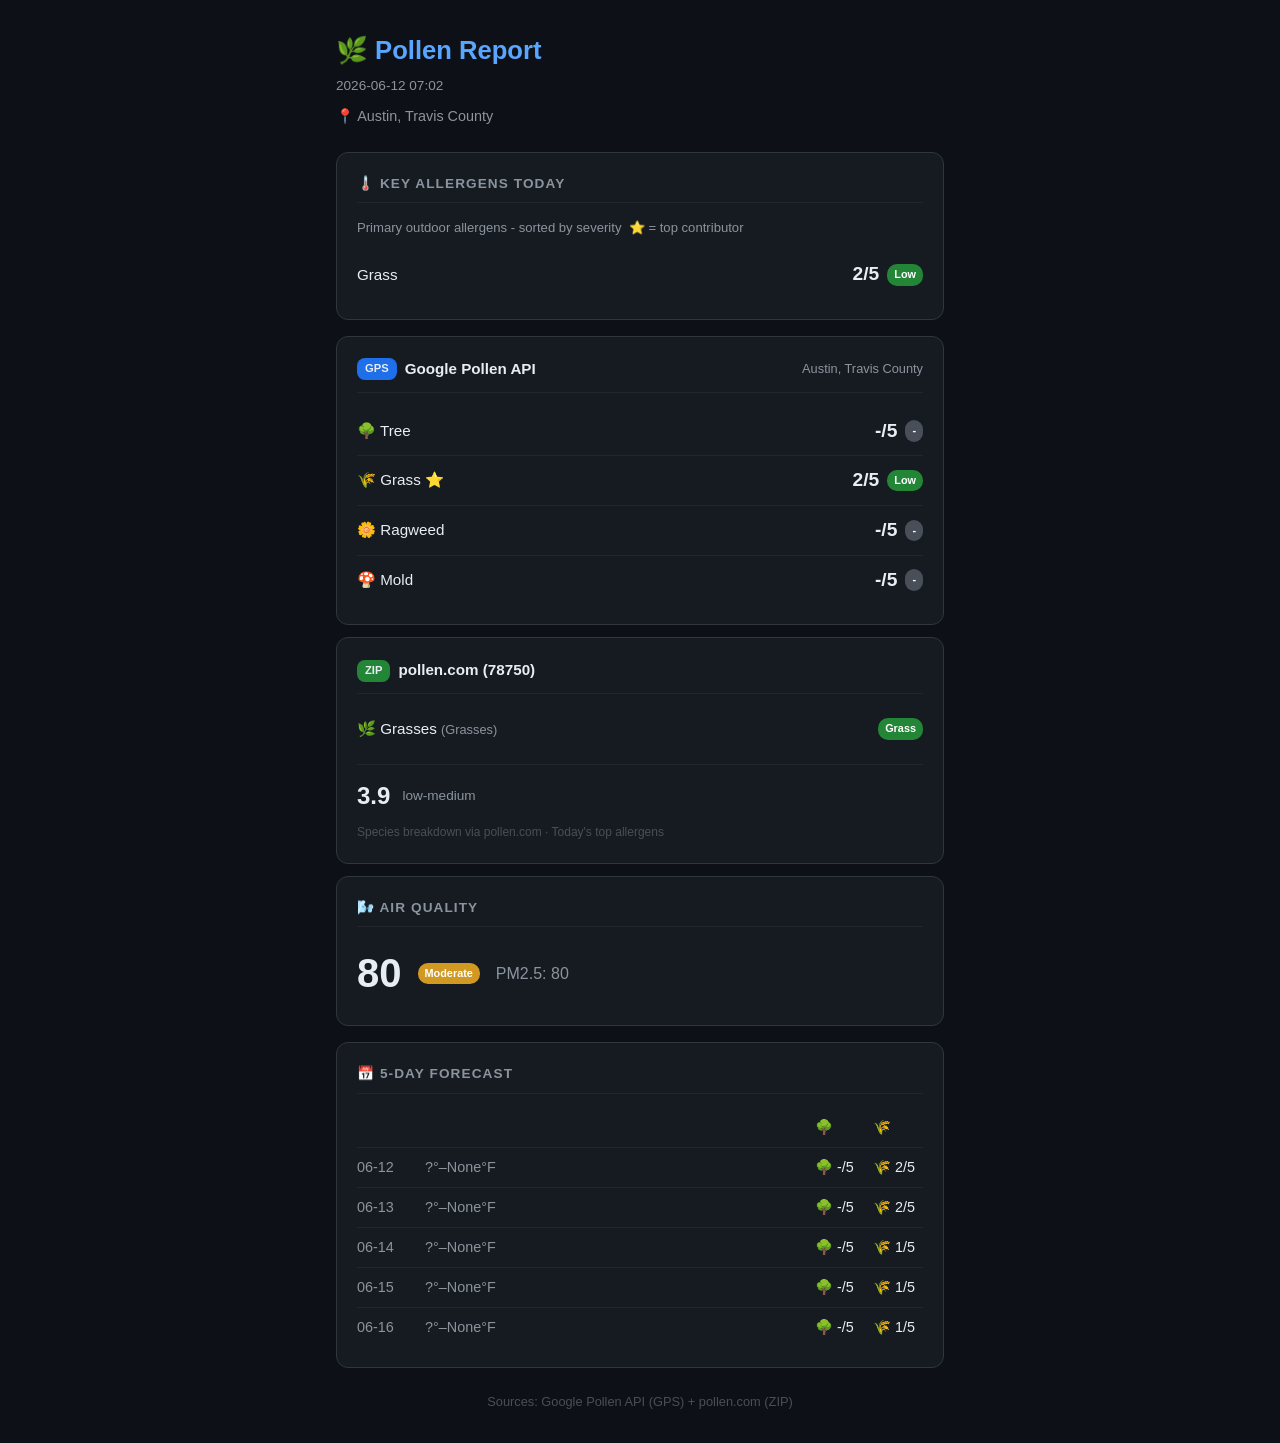
<file: pollen-report/data/today.html>
<!DOCTYPE html>
<html lang="en">
<head>
    <meta charset="UTF-8">
    <meta name="viewport" content="width=device-width, initial-scale=1.0">
    <title>🌿 Pollen Report</title>
    <style>
        * { margin: 0; padding: 0; box-sizing: border-box; }
        body { font-family: -apple-system, BlinkMacSystemFont, 'Segoe UI', sans-serif; background: #0d1117; color: #e6edf3; line-height: 1.6; }
        .container { max-width: 640px; margin: 0 auto; padding: 30px 16px; }
        h1 { font-size: 1.6rem; color: #58a6ff; margin-bottom: 4px; }
        .timestamp { color: #8b949e; font-size: 0.85rem; }
        .location { color: #8b949e; font-size: 0.9rem; margin: 8px 0 24px; }
        .card { background: #161b22; border: 1px solid #30363d; border-radius: 12px; padding: 20px; margin-bottom: 16px; }
        .card h2 { font-size: 0.85rem; color: #8b949e; text-transform: uppercase; letter-spacing: 0.08em; margin-bottom: 14px; border-bottom: 1px solid #21262d; padding-bottom: 8px; }
        .source-card { background: #161b22; border: 1px solid #30363d; border-radius: 12px; padding: 20px; margin-bottom: 12px; }
        .source-header { display: flex; align-items: center; gap: 8px; margin-bottom: 14px; border-bottom: 1px solid #21262d; padding-bottom: 10px; }
        .source-tag { font-size: 0.7rem; padding: 2px 8px; border-radius: 8px; font-weight: 700; }
        .source-tag.gps { background: #1f6feb; } .source-tag.zip { background: #238636; }
        .source-name { font-weight: 700; font-size: 0.95rem; }
        .source-loc { color: #8b949e; font-size: 0.8rem; margin-left: auto; }
        .pollen-row { display: flex; justify-content: space-between; align-items: center; padding: 9px 0; border-bottom: 1px solid #21262d; }
        .pollen-row:last-child { border-bottom: none; }
        .pollen-name { font-size: 0.95rem; }
        .pollen-right { display: flex; align-items: center; gap: 8px; }
        .pollen-num { font-size: 1.2rem; font-weight: 700; min-width: 36px; text-align: right; }
        .pollen-unavailable { padding: 12px 0; color: #8b949e; font-size: 0.88rem; }
        .species-genus { color: #8b949e; font-size: 0.8rem; font-weight: 400; }
        .zip-overall { display: flex; align-items: center; gap: 12px; margin-top: 14px; padding-top: 12px; border-top: 1px solid #21262d; }
        .zip-idx { font-size: 1.5rem; font-weight: 800; }
        .zip-lbl { color: #8b949e; font-size: 0.85rem; }
        .zip-note { color: #484f58; font-size: 0.75rem; margin-top: 8px; }
        .badge { font-size: 0.68rem; padding: 2px 7px; border-radius: 10px; color: #fff; font-weight: 600; }
        .lightgreen { background: #3fb950; } .green { background: #238636; }
        .yellow { background: #d29922; } .orange { background: #db6d28; }
        .red { background: #da3633; } .purple { background: #8957e5; }
        .maroon { background: #b62324; } .gray { background: #484f58; }
        .aqi-section { display: flex; align-items: center; gap: 16px; }
        .aqi-num { font-size: 2.5rem; font-weight: 800; }
        .weather-row { display: flex; align-items: baseline; gap: 12px; }
        .temp-big { font-size: 2rem; font-weight: 800; }
        .temp-range { color: #8b949e; }
        .sun-info { color: #8b949e; font-size: 0.85rem; }
        .headline { margin-top: 10px; color: #d29922; font-size: 0.9rem; }
        .forecast-row { display: grid; grid-template-columns: 60px 1fr 50px 50px; gap: 8px; align-items: center; padding: 8px 0; border-bottom: 1px solid #21262d; font-size: 0.9rem; }
        .forecast-row:last-child { border-bottom: none; }
        .forecast-date { color: #8b949e; }
        .forecast-temps { color: #8b949e; }
        .footer { text-align: center; color: #484f58; font-size: 0.8rem; margin-top: 24px; }
    </style>
</head>
<body>
    <div class="container">
        <h1>🌿 Pollen Report</h1>
        <p class="timestamp">2026-06-12 07:02 </p>
        <p class="location">📍 Austin, Travis County</p>

        <div class="card">
            <h2>🌡️ Key Allergens Today</h2>
            <p style="color:#8b949e;font-size:0.82rem;margin-bottom:12px">Primary outdoor allergens - sorted by severity &nbsp;⭐ = top contributor</p>
            <div class="pollen-rows">
            <div class="pollen-row">
                <span class="pollen-name">Grass</span>
                <div class="pollen-right">
                    <span class="pollen-num">2/5</span>
                    <span class="badge green">Low</span>
                </div>
            </div>
            </div>
        </div>


        <div class="source-card">
            <div class="source-header">
                <span class="source-tag gps">GPS</span>
                <span class="source-name">Google Pollen API</span>
                <span class="source-loc">Austin, Travis County</span>
            </div>
            <div class="pollen-rows">
            <div class="pollen-row">
                <span class="pollen-name">🌳 Tree</span>
                <div class="pollen-right">
                    <span class="pollen-num">-/5</span>
                    <span class="badge gray">-</span>
                </div>
            </div>
            <div class="pollen-row">
                <span class="pollen-name">🌾 Grass ⭐</span>
                <div class="pollen-right">
                    <span class="pollen-num">2/5</span>
                    <span class="badge green">Low</span>
                </div>
            </div>
            <div class="pollen-row">
                <span class="pollen-name">🌼 Ragweed</span>
                <div class="pollen-right">
                    <span class="pollen-num">-/5</span>
                    <span class="badge gray">-</span>
                </div>
            </div>
            <div class="pollen-row">
                <span class="pollen-name">🍄 Mold</span>
                <div class="pollen-right">
                    <span class="pollen-num">-/5</span>
                    <span class="badge gray">-</span>
                </div>
            </div>
            </div>
        </div>

        <div class="source-card">
            <div class="source-header">
                <span class="source-tag zip">ZIP</span>
                <span class="source-name">pollen.com (78750)</span>
            </div>
            <div class="pollen-rows">
            <div class="pollen-row">
                <span class="pollen-name">🌿 Grasses <span class="species-genus">(Grasses)</span></span>
                <span class="badge" style="background:#238636">Grass</span>
            </div>
            </div>
            <div class="zip-overall">
                <span class="zip-idx">3.9</span>
                <span class="zip-lbl">low-medium</span>
            </div>
            <div class="zip-note">Species breakdown via pollen.com &middot; Today's top allergens</div>
        </div>

        <div class="card">
            <h2>🌬️ Air Quality</h2>
            <div class="aqi-section">
                <span class="aqi-num">80</span>
                <span class="badge yellow">Moderate</span>
                <span style="color:#8b949e">PM2.5: 80</span>
            </div>
        </div>



        <div class="card">
            <h2>📅 5-Day Forecast</h2>
            <div class="forecast-row header">
                <span></span><span></span><span>🌳</span><span>🌾</span>
            </div>
        <div class="forecast-row">
            <span class="forecast-date">06-12</span>
            <span class="forecast-temps">?°–None°F</span>
            <span>🌳 -/5</span>
            <span>🌾 2/5</span>
        </div>
        <div class="forecast-row">
            <span class="forecast-date">06-13</span>
            <span class="forecast-temps">?°–None°F</span>
            <span>🌳 -/5</span>
            <span>🌾 2/5</span>
        </div>
        <div class="forecast-row">
            <span class="forecast-date">06-14</span>
            <span class="forecast-temps">?°–None°F</span>
            <span>🌳 -/5</span>
            <span>🌾 1/5</span>
        </div>
        <div class="forecast-row">
            <span class="forecast-date">06-15</span>
            <span class="forecast-temps">?°–None°F</span>
            <span>🌳 -/5</span>
            <span>🌾 1/5</span>
        </div>
        <div class="forecast-row">
            <span class="forecast-date">06-16</span>
            <span class="forecast-temps">?°–None°F</span>
            <span>🌳 -/5</span>
            <span>🌾 1/5</span>
        </div>
        </div>

        <p class="footer">Sources: Google Pollen API (GPS) + pollen.com (ZIP)</p>
    </div>
</body>
</html>
</file>
<file: tennis-dashboard/style.css>
/* ============================================================
   Tennis Dashboard — Frank Han's daughter training hub
   Dark theme matching the rest of the hermes/ portfolio
   ============================================================ */

* { margin: 0; padding: 0; box-sizing: border-box; }

:root {
    --bg:          #0d1117;
    --panel:       #161b22;
    --panel-2:     #1c2128;
    --border:      #30363d;
    --text:        #e6edf3;
    --text-dim:    #8b949e;
    --accent:      #58a6ff;
    --accent-2:    #79c0ff;
    --green:       #3fb950;
    --yellow:      #d29922;
    --red:         #f85149;
    --purple:      #bc8cff;
    --orange:      #ff8c42;
}

body {
    font-family: -apple-system, BlinkMacSystemFont, 'Segoe UI', Roboto, Oxygen, Ubuntu, sans-serif;
    background-color: var(--bg);
    color: var(--text);
    line-height: 1.6;
    min-height: 100vh;
}

.container {
    max-width: 1100px;
    margin: 0 auto;
    padding: 30px 20px;
}

header {
    text-align: center;
    margin-bottom: 32px;
    padding-bottom: 24px;
    border-bottom: 1px solid var(--border);
}

h1 {
    font-size: 2.2rem;
    font-weight: 600;
    margin-bottom: 6px;
}

.subtitle {
    color: var(--text-dim);
    font-size: 1rem;
}

.status-bar {
    display: flex;
    gap: 12px;
    justify-content: center;
    margin-top: 16px;
    flex-wrap: wrap;
    font-size: 0.85rem;
}

.status-chip {
    display: inline-flex;
    align-items: center;
    gap: 6px;
    background: var(--panel);
    border: 1px solid var(--border);
    border-radius: 16px;
    padding: 4px 12px;
}

.status-dot {
    width: 8px; height: 8px; border-radius: 50%;
    background: var(--text-dim);
}
.status-dot.ok          { background: var(--green); }
.status-dot.needs-login { background: var(--yellow); }
.status-dot.error       { background: var(--red); }

/* tabs */
.tabs {
    display: flex;
    gap: 4px;
    border-bottom: 1px solid var(--border);
    margin-bottom: 24px;
}

.tab {
    background: none;
    border: none;
    color: var(--text-dim);
    padding: 12px 20px;
    cursor: pointer;
    font-size: 0.95rem;
    font-weight: 500;
    border-bottom: 2px solid transparent;
    transition: color 0.15s, border-color 0.15s;
}

.tab:hover { color: var(--text); }
.tab.active {
    color: var(--accent);
    border-bottom-color: var(--accent);
}

/* panels */
.panel {
    background: var(--panel);
    border: 1px solid var(--border);
    border-radius: 12px;
    padding: 20px;
    margin-bottom: 20px;
}

.panel-title {
    font-size: 1.1rem;
    font-weight: 600;
    margin-bottom: 14px;
    display: flex;
    align-items: center;
    justify-content: space-between;
    gap: 12px;
    flex-wrap: wrap;
}

.panel-meta {
    font-size: 0.8rem;
    color: var(--text-dim);
    font-weight: 400;
}

.tab-content { display: none; }
.tab-content.active { display: block; }

/* tournament list */
.tournament {
    display: grid;
    grid-template-columns: 1fr auto;
    gap: 12px;
    padding: 14px 0;
    border-bottom: 1px solid var(--border);
    align-items: start;
}
.tournament:last-child { border-bottom: none; }

.t-name {
    font-weight: 600;
    color: var(--text);
    margin-bottom: 4px;
}
.t-meta {
    color: var(--text-dim);
    font-size: 0.85rem;
    display: flex;
    gap: 12px;
    flex-wrap: wrap;
}
.t-meta span::before {
    content: "·";
    margin-right: 6px;
    color: var(--border);
}
.t-meta span:first-child::before { content: ""; margin-right: 0; }

.t-badge {
    display: inline-block;
    font-size: 0.7rem;
    font-weight: 700;
    padding: 2px 8px;
    border-radius: 10px;
    letter-spacing: 0.5px;
    margin-left: 6px;
    vertical-align: middle;
}
.t-badge.utr   { background: rgba(88,166,255,0.15); color: var(--accent); }
.t-badge.usta  { background: rgba(188,140,255,0.15); color: var(--purple); }

.t-actions {
    display: flex;
    flex-direction: column;
    align-items: flex-end;
    gap: 6px;
}

.t-link {
    color: var(--accent);
    text-decoration: none;
    font-size: 0.85rem;
    font-weight: 500;
}
.t-link:hover { color: var(--accent-2); text-decoration: underline; }

.t-distance {
    font-size: 0.75rem;
    color: var(--text-dim);
    font-family: 'SF Mono', Consolas, monospace;
}

/* filters */
.filters {
    display: flex;
    gap: 10px;
    margin-bottom: 16px;
    flex-wrap: wrap;
    align-items: center;
}

.filters label {
    font-size: 0.85rem;
    color: var(--text-dim);
    display: flex;
    align-items: center;
    gap: 6px;
}

.filters input, .filters select {
    background: var(--panel-2);
    border: 1px solid var(--border);
    color: var(--text);
    padding: 6px 10px;
    border-radius: 6px;
    font-size: 0.85rem;
    font-family: inherit;
}

.filters input:focus, .filters select:focus {
    outline: none;
    border-color: var(--accent);
}

/* court booking */
.court-grid {
    display: grid;
    grid-template-columns: 1fr 1fr;
    gap: 20px;
}

@media (max-width: 768px) {
    .court-grid { grid-template-columns: 1fr; }
}

.court-form {
    display: flex;
    flex-direction: column;
    gap: 12px;
}

.form-row {
    display: flex;
    flex-direction: column;
    gap: 4px;
}

.form-row label {
    font-size: 0.85rem;
    color: var(--text-dim);
    font-weight: 500;
}

.form-row input, .form-row select {
    background: var(--panel-2);
    border: 1px solid var(--border);
    color: var(--text);
    padding: 8px 10px;
    border-radius: 6px;
    font-size: 0.95rem;
    font-family: inherit;
}

.form-row input:focus, .form-row select:focus {
    outline: none;
    border-color: var(--accent);
}

.btn {
    background: var(--accent);
    color: #0d1117;
    border: none;
    padding: 10px 16px;
    border-radius: 6px;
    font-size: 0.95rem;
    font-weight: 600;
    cursor: pointer;
    font-family: inherit;
    transition: background 0.15s;
}
.btn:hover { background: var(--accent-2); }
.btn:disabled { background: var(--border); color: var(--text-dim); cursor: not-allowed; }
.btn.secondary {
    background: var(--panel-2);
    color: var(--text);
    border: 1px solid var(--border);
}
.btn.secondary:hover { background: var(--border); }

/* reservations list */
.reservation {
    padding: 12px 0;
    border-bottom: 1px solid var(--border);
    display: grid;
    grid-template-columns: 1fr auto;
    gap: 8px;
}
.reservation:last-child { border-bottom: none; }

.r-when {
    font-weight: 600;
    color: var(--text);
}
.r-what {
    color: var(--text-dim);
    font-size: 0.85rem;
    margin-top: 2px;
}

.r-status {
    font-size: 0.75rem;
    font-weight: 700;
    padding: 3px 10px;
    border-radius: 10px;
    text-transform: uppercase;
    letter-spacing: 0.5px;
    align-self: center;
}
.r-status.planned             { background: rgba(139,148,158,0.15); color: var(--text-dim); }
.r-status.needs_confirmation  { background: rgba(210,153,34,0.15); color: var(--yellow); }
.r-status.confirmed           { background: rgba(63,185,80,0.15); color: var(--green); }
.r-status.failed              { background: rgba(248,81,73,0.15); color: var(--red); }

/* banners */
.banner {
    padding: 12px 16px;
    border-radius: 8px;
    margin-bottom: 16px;
    font-size: 0.9rem;
    display: flex;
    align-items: flex-start;
    gap: 10px;
    border-left: 3px solid;
}
.banner.info    { background: rgba(88,166,255,0.1);  border-left-color: var(--accent);  color: var(--accent-2); }
.banner.warn    { background: rgba(210,153,34,0.1);  border-left-color: var(--yellow); color: var(--yellow);  }
.banner.success { background: rgba(63,185,80,0.1);   border-left-color: var(--green);  color: var(--green);   }
.banner.error   { background: rgba(248,81,73,0.1);   border-left-color: var(--red);    color: var(--red);     }

.banner code {
    background: rgba(0,0,0,0.3);
    padding: 1px 6px;
    border-radius: 3px;
    font-size: 0.85em;
    font-family: 'SF Mono', Consolas, monospace;
}

.empty {
    text-align: center;
    padding: 40px 20px;
    color: var(--text-dim);
}

.empty h3 {
    margin-bottom: 8px;
    color: var(--text);
    font-weight: 600;
}

footer {
    text-align: center;
    margin-top: 40px;
    padding-top: 24px;
    border-top: 1px solid var(--border);
    color: var(--text-dim);
    font-size: 0.8rem;
}

footer a {
    color: var(--accent);
    text-decoration: none;
}
footer a:hover { text-decoration: underline; }
</file>
<file: world-cup-2026/style.css>
/* FIFA World Cup 2026 — Daily Preview
   Dark theme, mobile-first, single column on phones. */

:root {
  --bg: #0b0f1a;
  --bg-elev: #131a2c;
  --bg-card: #182238;
  --bg-card-hover: #1f2a44;
  --border: #233152;
  --border-strong: #2f3f6a;
  --text: #e7ecf5;
  --text-muted: #8c98b3;
  --text-dim: #5a6582;
  --accent: #f0c14b;        /* WC trophy gold */
  --accent-soft: #f8d97a;
  --live: #ef4444;
  --final: #6b7280;
  --scheduled: #4b9eff;
  --pitch: #1d4d2e;
  --link: #7cb7ff;
  --link-hover: #a8cfff;
  --shadow: 0 1px 0 rgba(255, 255, 255, 0.04) inset, 0 6px 20px rgba(0, 0, 0, 0.45);
  --radius: 14px;
  --radius-sm: 8px;
  --font-display: -apple-system, BlinkMacSystemFont, "Segoe UI", Roboto, "Helvetica Neue", Arial, sans-serif;
}

* { box-sizing: border-box; }
html, body { margin: 0; padding: 0; }
body {
  font-family: var(--font-display);
  background:
    radial-gradient(1200px 600px at 50% -200px, #1c2746 0%, transparent 60%),
    radial-gradient(800px 400px at 100% 100%, #142244 0%, transparent 60%),
    var(--bg);
  color: var(--text);
  line-height: 1.5;
  min-height: 100vh;
  -webkit-font-smoothing: antialiased;
  text-rendering: optimizeLegibility;
}

.page {
  max-width: 920px;
  margin: 0 auto;
  padding: 32px 20px 80px;
}

/* ─── Hero ────────────────────────────────────────────────────── */
.hero { text-align: center; margin-bottom: 24px; }
.hero-meta {
  display: inline-flex;
  align-items: center;
  gap: 8px;
  background: var(--bg-elev);
  border: 1px solid var(--border);
  padding: 4px 12px;
  border-radius: 999px;
  font-size: 0.78rem;
  color: var(--text-muted);
  margin-bottom: 14px;
}
.trophy { font-size: 0.95rem; }
.title {
  font-size: clamp(2rem, 5vw, 3rem);
  font-weight: 800;
  margin: 0 0 4px;
  letter-spacing: -0.02em;
  background: linear-gradient(180deg, #fff 30%, #c4cce0 100%);
  -webkit-background-clip: text;
  background-clip: text;
  color: transparent;
}
.title .year {
  background: linear-gradient(180deg, var(--accent) 0%, #b58a1c 100%);
  -webkit-background-clip: text;
  background-clip: text;
  color: transparent;
}
.subtitle {
  color: var(--text-muted);
  font-size: 0.95rem;
  margin: 0 0 18px;
}
.tz-row {
  display: flex;
  align-items: center;
  justify-content: center;
  gap: 10px;
  flex-wrap: wrap;
}
.tz-pill {
  background: var(--bg-elev);
  border: 1px solid var(--border);
  color: var(--text-muted);
  padding: 5px 12px;
  border-radius: 999px;
  font-size: 0.8rem;
  font-variant-numeric: tabular-nums;
}
.tz-picker {
  position: relative;
  display: inline-block;
  /* Sit above the sticky .filters (now z-index 1000). The tz-menu
     lives here in the page header, so it needs to be > 1000. */
  z-index: 1100;
}
.tz-pill {
  cursor: pointer;
  display: inline-flex;
  align-items: center;
  gap: 6px;
  font-family: inherit;
  transition: background 0.15s, border-color 0.15s, color 0.15s;
}
.tz-pill:hover { background: var(--bg-card-hover); border-color: var(--border-strong); color: var(--text); }
.tz-pill[aria-expanded="true"] { background: var(--bg-card-hover); border-color: var(--border-strong); color: var(--text); }
.tz-pill.is-local { color: var(--text); }
.tz-pill .tz-caret {
  font-size: 0.65rem;
  opacity: 0.7;
  transition: transform 0.15s;
}
.tz-pill[aria-expanded="true"] .tz-caret { transform: rotate(180deg); }

.tz-menu {
  position: absolute;
  top: calc(100% + 6px);
  left: 50%;
  transform: translateX(-50%);
  z-index: 1200; /* above .tz-picker (1100) and the sticky .filters (1000) */
  margin: 0;
  padding: 6px 0;
  list-style: none;
  min-width: 240px;
  max-height: 360px;
  overflow-y: auto;
  background: var(--bg-card);
  border: 1px solid var(--border-strong);
  border-radius: var(--radius-sm);
  box-shadow: var(--shadow);
  scrollbar-width: thin;
}
.tz-menu[hidden] { display: none; }

.tz-group-label {
  display: block;
  padding: 6px 14px 4px;
  font-size: 0.65rem;
  text-transform: uppercase;
  letter-spacing: 0.08em;
  color: var(--text-dim);
}
.tz-option {
  padding: 7px 14px;
  font-size: 0.82rem;
  color: var(--text);
  cursor: pointer;
  display: flex;
  align-items: baseline;
  justify-content: space-between;
  gap: 12px;
  white-space: nowrap;
  user-select: none;
}
.tz-option:hover, .tz-option:focus-visible {
  background: var(--bg-card-hover);
  outline: none;
}
.tz-option[aria-selected="true"] {
  background: var(--bg-elev);
  color: var(--accent);
}
.tz-option .tz-offset {
  color: var(--text-dim);
  font-size: 0.72rem;
  font-variant-numeric: tabular-nums;
}
.tz-option[aria-selected="true"] .tz-offset { color: var(--accent-soft); }

.refresh-btn {
  background: var(--bg-elev);
  border: 1px solid var(--border);
  color: var(--text);
  padding: 5px 12px;
  border-radius: 999px;
  font-size: 0.8rem;
  cursor: pointer;
  display: inline-flex;
  align-items: center;
  gap: 6px;
  font-family: inherit;
  transition: background 0.15s, border-color 0.15s, transform 0.15s;
}
.refresh-btn:hover { background: var(--bg-card-hover); border-color: var(--border-strong); }
.refresh-btn:active { transform: scale(0.97); }
.refresh-btn.spinning .refresh-icon { animation: spin 0.8s linear infinite; }
@keyframes spin { to { transform: rotate(360deg); } }
.refresh-icon { display: inline-block; line-height: 1; }
.updated {
  color: var(--text-dim);
  font-size: 0.78rem;
  font-variant-numeric: tabular-nums;
}

/* ─── Filter bar ──────────────────────────────────────────────── */
.filters {
  position: sticky;
  top: 0;
  /* Sticky + backdrop-filter creates a stacking context. The country
     and venue dropdowns live inside this context, so their z-index is
     relative to it — not the page. Bump the whole bar well above any
     match / bracket element so the dropdown always paints in front of
     the matches list below. */
  z-index: 1000;
  background: linear-gradient(180deg, rgba(11, 15, 26, 0.96) 0%, rgba(11, 15, 26, 0.88) 100%);
  backdrop-filter: blur(8px);
  -webkit-backdrop-filter: blur(8px);
  border: 1px solid var(--border);
  border-radius: var(--radius);
  padding: 14px 16px;
  margin-bottom: 24px;
  display: flex;
  flex-direction: column;
  gap: 12px;
  box-shadow: var(--shadow);
}
/* The author `display: flex` above beats the UA `hidden` rule.
   Force-hide when JS marks it hidden, otherwise the filter bar
   bleeds into Standings / Scorers / Weekly / Odds tabs. */
.filters[hidden] { display: none !important; }
}
.filter-row {
  display: flex;
  flex-wrap: wrap;
  gap: 14px 22px;
  align-items: flex-start;
}
.filter-group {
  display: flex;
  flex-direction: column;
  gap: 6px;
  min-width: 0;
}
.filter-group--grow { flex: 1 1 320px; }
.filter-group--actions { margin-left: auto; align-items: flex-end; }
.filter-label {
  text-transform: uppercase;
  letter-spacing: 0.1em;
  font-size: 0.65rem;
  color: var(--text-dim);
  font-weight: 600;
}

.pills {
  display: inline-flex;
  flex-wrap: wrap;
  gap: 6px;
  background: var(--bg-elev);
  border: 1px solid var(--border);
  padding: 4px;
  border-radius: 999px;
}
.pill {
  background: transparent;
  border: 0;
  color: var(--text-muted);
  padding: 6px 12px;
  border-radius: 999px;
  font-size: 0.82rem;
  cursor: pointer;
  font-family: inherit;
  transition: background 0.12s, color 0.12s;
  white-space: nowrap;
}
.pill:hover { color: var(--text); background: var(--bg-card-hover); }
.pill[aria-checked="true"], .pill.is-active {
  background: var(--accent);
  color: #1b1500;
  font-weight: 600;
}
.pill:focus-visible {
  outline: 2px solid var(--accent-soft);
  outline-offset: 2px;
}

/* Combo (team search / venue dropdown) */
.combo {
  position: relative;
  min-width: 0;
}
.combo-chips {
  display: flex;
  flex-wrap: wrap;
  gap: 4px;
  margin-bottom: 4px;
}
.chip {
  display: inline-flex;
  align-items: center;
  gap: 4px;
  background: var(--bg-elev);
  border: 1px solid var(--border-strong);
  color: var(--text);
  padding: 3px 8px;
  border-radius: 999px;
  font-size: 0.78rem;
  white-space: nowrap;
}
.chip button {
  background: none;
  border: 0;
  color: var(--text-muted);
  cursor: pointer;
  font-size: 0.9rem;
  line-height: 1;
  padding: 0 0 0 2px;
  font-family: inherit;
}
.chip button:hover { color: var(--live); }
.combo-input-wrap {
  display: flex;
  align-items: center;
  gap: 4px;
  background: var(--bg-elev);
  border: 1px solid var(--border);
  border-radius: 10px;
  padding: 6px 10px;
  transition: border-color 0.12s;
}
.combo-input-wrap:focus-within { border-color: var(--border-strong); }
.combo-input {
  flex: 1;
  background: transparent;
  border: 0;
  color: var(--text);
  font-size: 0.88rem;
  outline: 0;
  font-family: inherit;
  min-width: 0;
}
.combo-input::placeholder { color: var(--text-dim); }
.combo-caret {
  background: none;
  border: 0;
  color: var(--text-muted);
  font-size: 0.8rem;
  cursor: pointer;
  padding: 0 2px;
  font-family: inherit;
}
.combo-caret:hover { color: var(--text); }

.combo-options {
  position: absolute;
  top: calc(100% + 4px);
  left: 0;
  right: 0;
  background: var(--bg-elev);
  border: 1px solid var(--border-strong);
  border-radius: 10px;
  box-shadow: var(--shadow);
  max-height: 320px;
  overflow-y: auto;
  /* Inside .filters' own stacking context (which is now z-index 1000
     on the page). Keeping a high relative z-index here is harmless
     and future-proofs against any sibling combo overlay. */
  z-index: 200;
  margin: 0;
  padding: 4px;
  list-style: none;
}
.combo-options--check { padding: 4px 0; }
/* Venue picker has 16 entries — used to clip at 320px (~10 visible).
   The data layer now sorts venues with the next upcoming match first
   (see scripts/fetch_matches.py), so we just need enough max-height
   to expose every entry in one screen. */
.combo-options--venues-grid {
  max-height: min(70vh, 560px);
  min-width: 320px;
}
.combo-options--venues-grid .combo-option {
  padding: 6px 10px;
  font-size: 0.84rem;
  gap: 8px;
}
.combo-option {
  display: flex;
  align-items: center;
  gap: 8px;
  padding: 7px 10px;
  border-radius: 6px;
  cursor: pointer;
  font-size: 0.86rem;
  user-select: none;
}
.combo-option:hover, .combo-option[aria-selected="true"] {
  background: var(--bg-card-hover);
}
.combo-option .opt-flag { font-size: 1rem; }
.combo-option .opt-meta { color: var(--text-dim); font-size: 0.75rem; margin-left: auto; }
.combo-option .opt-name { display: inline-flex; align-items: baseline; gap: 8px; min-width: 0; }
.combo-option .opt-city { color: var(--text-dim); opacity: 0.7; font-size: 0.78rem; font-weight: 400; }
.combo-option input[type="checkbox"] {
  accent-color: var(--accent);
  margin-left: auto;
}
.combo-empty {
  padding: 12px;
  color: var(--text-dim);
  text-align: center;
  font-size: 0.85rem;
}

.combo-trigger {
  display: flex;
  align-items: center;
  justify-content: space-between;
  gap: 8px;
  background: var(--bg-elev);
  border: 1px solid var(--border);
  color: var(--text);
  padding: 8px 12px;
  border-radius: 10px;
  font-size: 0.88rem;
  font-family: inherit;
  cursor: pointer;
  min-width: 180px;
  transition: border-color 0.12s;
}
.combo-trigger:hover, .combo-trigger[aria-expanded="true"] {
  border-color: var(--border-strong);
}
.combo-trigger-label {
  white-space: nowrap;
  overflow: hidden;
  text-overflow: ellipsis;
  max-width: 200px;
}

.filter-actions {
  display: flex;
  flex-direction: column;
  align-items: flex-end;
  gap: 4px;
}
.result-count {
  font-size: 0.82rem;
  color: var(--text-muted);
  font-variant-numeric: tabular-nums;
}
.clear-btn {
  background: transparent;
  border: 0;
  color: var(--link);
  cursor: pointer;
  font-size: 0.78rem;
  text-decoration: underline;
  font-family: inherit;
  padding: 0;
}
.clear-btn:hover { color: var(--link-hover); }

/* ─── Loading / empty / error ────────────────────────────────── */
.loading, .empty, .error {
  text-align: center;
  padding: 48px 16px;
  color: var(--text-muted);
  font-size: 0.95rem;
  background: var(--bg-elev);
  border: 1px dashed var(--border);
  border-radius: var(--radius);
}
.error { border-color: #66303a; color: #ffb8c2; background: #2a1a1f; }
.empty-hint { color: var(--text-dim); font-size: 0.85rem; margin-top: 8px; }

/* ─── Day sections ────────────────────────────────────────────── */
.day { margin-top: 28px; }
.day:first-child { margin-top: 0; }
.day-head {
  display: flex;
  align-items: baseline;
  gap: 12px;
  margin-bottom: 12px;
  padding: 0 4px;
}
.day-title {
  font-size: 0.78rem;
  font-weight: 700;
  text-transform: uppercase;
  letter-spacing: 0.14em;
  color: var(--text-muted);
  margin: 0;
}
.day.is-today .day-title { color: var(--accent); }
.day.is-tomorrow .day-title { color: var(--scheduled); }
.day-count {
  color: var(--text-dim);
  font-size: 0.78rem;
  font-variant-numeric: tabular-nums;
}

.matches {
  list-style: none;
  margin: 0;
  padding: 0;
  display: flex;
  flex-direction: column;
  gap: 12px;
}

/* ─── Match card ─────────────────────────────────────────────── */
.match {
  background: var(--bg-card);
  border: 1px solid var(--border);
  border-radius: var(--radius);
  overflow: hidden;
  box-shadow: var(--shadow);
  display: grid;
  grid-template-columns: 110px 1fr;
  transition: border-color 0.15s, transform 0.15s;
}
.match:hover { border-color: var(--border-strong); transform: translateY(-1px); }
.match.is-live { border-color: rgba(239, 68, 68, 0.5); box-shadow: 0 0 0 1px rgba(239, 68, 68, 0.25) inset, var(--shadow); }
.match.is-final { opacity: 0.78; }

.match-time {
  background: linear-gradient(180deg, #1a2540 0%, #131c30 100%);
  border-right: 1px solid var(--border);
  padding: 18px 12px;
  display: flex;
  flex-direction: column;
  align-items: center;
  justify-content: center;
  gap: 8px;
  text-align: center;
}
.time-main {
  font-size: 1.15rem;
  font-weight: 700;
  font-variant-numeric: tabular-nums;
  letter-spacing: -0.01em;
}
.time-status {
  font-size: 0.65rem;
  font-weight: 700;
  text-transform: uppercase;
  letter-spacing: 0.1em;
  padding: 3px 8px;
  border-radius: 999px;
  background: rgba(75, 158, 255, 0.15);
  color: var(--scheduled);
  white-space: nowrap;
}
.time-status.is-live {
  background: var(--live);
  color: #fff;
  display: inline-flex;
  align-items: center;
  gap: 5px;
}
.time-status.is-live::before {
  content: "";
  width: 6px; height: 6px; border-radius: 50%;
  background: #fff;
  animation: pulse 1.4s ease-in-out infinite;
}
@keyframes pulse { 0%, 100% { opacity: 1; } 50% { opacity: 0.35; } }
.time-status.is-final { background: rgba(107, 114, 128, 0.25); color: #c0c8d4; }

/* Tournament reverse-position badge ("倒计时 #N 场" / "#N to go").
   Shown only for SCHEDULED matches. Subtle gold tint to distinguish
   from the relative-time pill above it (which is the "when" answer);
   this badge answers "how big is this match in the tournament". */
.time-countdown {
  font-size: 0.6rem;
  font-weight: 700;
  letter-spacing: 0.05em;
  padding: 2px 6px;
  border-radius: 999px;
  background: rgba(240, 193, 75, 0.12);
  color: var(--accent, #f0c14b);
  border: 1px solid rgba(240, 193, 75, 0.35);
  white-space: nowrap;
  font-variant-numeric: tabular-nums;
}

.match-body { padding: 14px 16px 14px; min-width: 0; }
.team-row {
  display: grid;
  grid-template-columns: 1fr 1fr;
  gap: 8px 16px;
}
.team {
  display: flex;
  align-items: center;
  gap: 10px;
  min-width: 0;
}
.team.away { flex-direction: row-reverse; text-align: right; }
.team-info {
  display: flex;
  align-items: baseline;
  gap: 6px;
  min-width: 0;
  flex: 1;
}
.team.away .team-info { justify-content: flex-end; }
.team-flag { font-size: 1.05rem; line-height: 1; flex-shrink: 0; }
.team-name {
  font-weight: 600;
  font-size: 0.95rem;
  white-space: nowrap;
  overflow: hidden;
  text-overflow: ellipsis;
}
.team.is-winner .team-name { color: var(--accent-soft); }

/* Tiny `#N` FIFA ranking suffix next to team names. Inline-flow so
   it follows the team name naturally and truncates with the parent. */
.team-rank {
  font-size: 0.7rem;
  font-weight: 500;
  color: var(--text-dim);
  margin-left: 4px;
  letter-spacing: 0.01em;
  vertical-align: baseline;
}
.bracket-team .bc-team-name .team-rank {
  font-size: 0.62rem;
  margin-left: 3px;
}
.team-score {
  font-size: 1.4rem;
  font-weight: 800;
  font-variant-numeric: tabular-nums;
  color: var(--text-muted);
  min-width: 28px;
  text-align: center;
  flex-shrink: 0;
}
.match.is-live .team-score, .match.is-final .team-score { color: var(--text); }
.team.is-winner .team-score { color: var(--accent-soft); }

/* Per-match incidents (goals, cards) for LIVE / FINAL games.
   Hidden when no incidents. Compact, scrollable horizontally on narrow cards. */
.match-incidents {
  margin-top: 10px;
  padding-top: 8px;
  border-top: 1px dashed var(--border);
  display: flex;
  flex-direction: column;
  gap: 3px;
  font-size: 0.74rem;
  line-height: 1.4;
  overflow-x: auto;
  scrollbar-width: thin;
}
.match-incidents[hidden] { display: none; }
.incident-row {
  display: flex;
  flex-wrap: wrap;
  gap: 0 4px;
  align-items: baseline;
  min-width: 0;
}
.incident-row .ir-icon {
  font-size: 0.9rem;
  line-height: 1;
  margin-right: 6px;
  flex: 0 0 auto;
}
.incident-row.is-yellow .ir-icon { color: #facc15; }
.incident-row.is-red    .ir-icon { color: #ef4444; }
.incident-row.is-goal   .ir-icon { color: var(--text); }

/* Per-side header above each team's incidents. Lands the reader's eye
   on "this is France's section", and the yellow/red tally gives an
   at-a-glance card count per side. */
.incident-side-head {
  display: flex;
  align-items: baseline;
  gap: 6px;
  font-size: 0.72rem;
  margin-top: 4px;
  margin-bottom: -1px;
}
.incident-row + .incident-side-head { margin-top: 6px; }
.incident-side-head .ish-flag { font-size: 0.95rem; line-height: 1; }
.incident-side-head .ish-name {
  color: var(--text);
  font-weight: 600;
  letter-spacing: 0.02em;
}
.incident-side-head .ish-counts {
  margin-left: auto;
  display: inline-flex;
  gap: 6px;
  font-variant-numeric: tabular-nums;
}
.incident-side-head .ish-count { line-height: 1; }
.incident-side-head .ish-count.is-y { color: #facc15; }
.incident-side-head .ish-count.is-r { color: #ef4444; }
.incident {
  display: inline-flex;
  align-items: baseline;
  gap: 3px;
  white-space: nowrap;
}
.incident .ic-minute {
  color: var(--text-muted);
  font-variant-numeric: tabular-nums;
  font-size: 0.68rem;
  margin-left: 2px;
}
.incident .ic-player { color: var(--text); }
.incident .ic-assist {
  color: var(--text-dim);
  font-style: italic;
  margin-left: 4px;
}
.incident .ic-assist::before { content: " ("; }
.incident .ic-assist::after { content: ")"; }
.ir-sep { color: var(--text-dim); padding: 0 2px; }

.match-meta {
  display: grid;
  grid-template-columns: repeat(3, 1fr);
  gap: 8px 14px;
  margin-top: 14px;
  padding-top: 12px;
  border-top: 1px dashed var(--border);
  font-size: 0.78rem;
}
.meta-block { display: flex; flex-direction: column; min-width: 0; }
.meta-label {
  text-transform: uppercase;
  letter-spacing: 0.08em;
  color: var(--text-dim);
  font-size: 0.62rem;
  margin-bottom: 2px;
}
.meta-val {
  color: var(--text);
  white-space: nowrap;
  overflow: hidden;
  text-overflow: ellipsis;
}
.meta-val.broadcasts { color: var(--text-muted); }

.match-links {
  margin-top: 12px;
  display: flex;
  gap: 14px;
  flex-wrap: wrap;
}
.link {
  color: var(--link);
  text-decoration: none;
  font-size: 0.8rem;
  font-weight: 500;
  border-bottom: 1px dotted transparent;
  transition: color 0.15s, border-color 0.15s;
}
.link:hover { color: var(--link-hover); border-bottom-color: var(--link-hover); }

/* ─── Footer ─────────────────────────────────────────────────── */
.foot {
  margin-top: 48px;
  padding-top: 20px;
  border-top: 1px solid var(--border);
  text-align: center;
  color: var(--text-dim);
  font-size: 0.78rem;
}
.foot a { color: var(--text-muted); text-decoration: none; }
.foot a:hover { color: var(--text); }

/* ─── Responsive ─────────────────────────────────────────────── */
@media (max-width: 720px) {
  .filters {
    /* position: relative (not static) so z-index: 1000 applies —
       otherwise the venue / team dropdowns fall behind match cards
       on mobile. We sacrifice the sticky behavior to keep the
       filter bar from eating ~40% of the viewport on phones. */
    position: relative;
    padding: 12px;
  }
  .filter-row { gap: 10px 16px; }
  .filter-group--grow { flex: 1 1 100%; }
  .filter-group--actions { margin-left: 0; align-items: flex-start; }
  .filter-actions { flex-direction: row; align-items: center; gap: 12px; }
}
@media (max-width: 560px) {
  .page { padding: 24px 14px 60px; }
  .match { grid-template-columns: 88px 1fr; }
  .match-time { padding: 14px 8px; }
  .time-main { font-size: 1.05rem; }
  .match-body { padding: 12px 12px 12px; }
  .team-name { font-size: 0.88rem; }
  .team-score { font-size: 1.2rem; }
  .match-meta { grid-template-columns: 1fr 1fr; row-gap: 10px; }
  .meta-block:nth-child(3) { grid-column: 1 / -1; }
  .pills { width: 100%; }
  .pill { flex: 1; text-align: center; padding: 6px 8px; font-size: 0.78rem; }
}
@media (prefers-reduced-motion: reduce) {
  .refresh-icon, .time-status.is-live::before { animation: none; }
}

/* ─── Knockout bracket ────────────────────────────────────────── */
/* ─── Knockout bracket — double-wing butterfly with lines ──── */
.bracket-section {
  margin-top: 48px;
  position: relative;
}
.bracket-section::before {
  content: "🦋";
  position: absolute;
  top: -36px;
  left: 50%;
  transform: translateX(-50%);
  font-size: 1.4rem;
  filter: drop-shadow(0 0 8px rgba(240, 193, 75, 0.45));
  pointer-events: none;
}
.bracket-head {
  text-align: center;
  margin-bottom: 18px;
}
.bracket-title {
  font-size: 1.2rem;
  font-weight: 700;
  margin: 0 0 4px;
  color: var(--text);
}
.bracket-hint {
  margin: 0;
  font-size: 0.78rem;
  color: var(--text-dim);
}
.bracket-live-link {
  margin: 10px 0 0;
  display: flex;
  justify-content: center;
}
.bracket-live-btn {
  display: inline-flex;
  align-items: center;
  gap: 6px;
  padding: 5px 12px;
  font-size: 0.78rem;
  font-weight: 600;
  color: var(--text);
  background: var(--bg-elev);
  border: 1px solid var(--border);
  border-radius: 999px;
  text-decoration: none;
  transition: background 0.12s, border-color 0.12s, transform 0.12s;
}
.bracket-live-btn::after {
  content: "↗";
  font-size: 0.85rem;
  line-height: 1;
  color: var(--text-dim);
}
.bracket-live-btn:hover {
  background: var(--bg-card-hover);
  border-color: var(--border-strong);
  color: var(--text);
}
.bracket-live-btn:active {
  transform: scale(0.97);
}

.bracket-scroll {
  overflow-x: auto;
  padding: 4px 0 12px;
  scrollbar-width: thin;
}

.bracket-butterfly {
  position: relative;
  width: 100%;
  height: 580px;
  margin: 0 auto;
}

/* Column labels at the top of the bracket.
   Positioned relative (in normal flow) above .bracket-butterfly
   so it never overlaps the R32 cards at the top of the column. */
.bracket-col-labels {
  position: relative;
  display: grid;
  /* Match the card column layout (9 × 96px + 8 × 6px gap = 912px) so
     labels sit directly above their card columns. The two wings
     (R32+R16+QF+SF | Final | SF+QF+R16+R32) are sized to mirror
     the card positions inside .bracket-butterfly. */
  width: 912px;
  max-width: 100%;
  margin: 0 auto 8px;
  grid-template-columns: 96px 96px 96px 96px 120px 96px 96px 96px 96px;
  gap: 6px;
  z-index: 3;
  pointer-events: none;
}
.bracket-col-label {
  font-size: 0.66rem;
  text-transform: uppercase;
  letter-spacing: 0.05em;
  color: var(--text-dim);
  text-align: center;
  font-weight: 700;
  padding: 4px 4px;
  background: var(--bg-elev);
  border: 1px solid var(--border);
  border-radius: 4px;
  /* English labels like "QUARTERFINALS" / "ROUND OF 16" can exceed
     the 96px column width at the original 0.1em letter-spacing —
     without nowrap they wrap to 2 (or 3) lines, breaking the
     single-row header. nowrap keeps the text on one line; the
     text-align center keeps it visually centered on the column
     even if it slightly overflows the cell on either side. */
  white-space: nowrap;
}
.bracket-col-label.is-center {
  color: var(--accent);
  border-color: var(--accent);
  background: linear-gradient(180deg, rgba(240, 193, 75, 0.12) 0%, var(--bg-elev) 100%);
}

/* SVG layer that draws the connecting lines */
.bracket-lines {
  position: absolute;
  inset: 0;
  width: 100%;
  height: 100%;
  pointer-events: none;
  z-index: 1;
}
.bracket-lines path {
  fill: none;
  stroke: var(--border-strong);
  stroke-width: 1;
  vector-effect: non-scaling-stroke;
}
.bracket-lines path.is-winner {
  stroke: var(--accent);
  stroke-width: 1.8;
  vector-effect: non-scaling-stroke;
}

/* Each bracket match card */
.bracket-card {
  position: absolute;
  background: var(--bg-card);
  border: 1px solid var(--border);
  border-radius: 5px;
  padding: 3px 6px;
  font-size: 0.7rem;
  display: flex;
  flex-direction: column;
  gap: 1px;
  z-index: 2;
  text-decoration: none;
  color: inherit;
  transition: background 0.12s, border-color 0.12s;
  box-shadow: 0 1px 0 rgba(255, 255, 255, 0.04) inset, 0 2px 6px rgba(0, 0, 0, 0.3);
  white-space: nowrap;
  overflow: hidden;
  transform: translate(0, -50%);
}
.bracket-card:hover {
  background: var(--bg-card-hover);
  border-color: var(--border-strong);
  z-index: 5;
}
.bracket-card.is-live {
  border-color: var(--live);
  box-shadow: 0 0 0 1px rgba(239, 68, 68, 0.5), 0 0 12px rgba(239, 68, 68, 0.2);
}
.bracket-card.is-final-winner {
  border-color: var(--accent);
  background: linear-gradient(180deg, rgba(240, 193, 75, 0.12) 0%, var(--bg-card) 100%);
  box-shadow: 0 0 0 1px rgba(240, 193, 75, 0.3);
}

/* Round-specific sizing — Final is the body of the butterfly */
.bracket-card[data-stage="round-of-32"]   { width: 96px; padding: 2px 5px; gap: 0; }
.bracket-card[data-stage="round-of-32"] .bracket-team { gap: 4px; line-height: 1.15; }
.bracket-card[data-stage="round-of-32"] .bc-team-score { font-size: 0.7rem; min-width: 1.2em; }
.bracket-card[data-stage="round-of-32"] .bracket-round-label { display: none; }
.bracket-card[data-stage="round-of-32"] .bc-status { display: none; }
.bracket-card[data-stage="round-of-16"]   { width: 96px; }
.bracket-card[data-stage="quarterfinals"] { width: 96px; }
.bracket-card[data-stage="semifinals"]    { width: 96px; }
.bracket-card[data-stage="final"]         { width: 96px; transform: translate(-50%, -50%); }
.bracket-card[data-stage="3rd-place-match"]   { width: 96px; }

/* Visual cue: each pair of R32 cards that will face each other in R16
   share a colored left-border + subtle background tint. Pairs are
   numbered 0..7 (4 per wing) and alternate colors so adjacent pairs
   are visually distinct. See R32_VISUAL_ORDER + data-pair in app.js. */
.bracket-card[data-stage="round-of-32"][data-pair="0"],
.bracket-card[data-stage="round-of-32"][data-pair="4"] {
  border-left: 3px solid rgba(240, 193, 75, 0.85);
  background: linear-gradient(90deg, rgba(240, 193, 75, 0.10) 0%, var(--bg-card) 60%);
}
.bracket-card[data-stage="round-of-32"][data-pair="1"],
.bracket-card[data-stage="round-of-32"][data-pair="5"] {
  border-left: 3px solid rgba(96, 165, 250, 0.85);
  background: linear-gradient(90deg, rgba(96, 165, 250, 0.10) 0%, var(--bg-card) 60%);
}
.bracket-card[data-stage="round-of-32"][data-pair="2"],
.bracket-card[data-stage="round-of-32"][data-pair="6"] {
  border-left: 3px solid rgba(167, 139, 250, 0.85);
  background: linear-gradient(90deg, rgba(167, 139, 250, 0.10) 0%, var(--bg-card) 60%);
}
.bracket-card[data-stage="round-of-32"][data-pair="3"],
.bracket-card[data-stage="round-of-32"][data-pair="7"] {
  border-left: 3px solid rgba(52, 211, 153, 0.85);
  background: linear-gradient(90deg, rgba(52, 211, 153, 0.10) 0%, var(--bg-card) 60%);
}

/* 9-column grid: 4 columns each side + Final in the center.
   Card width 96px, gaps 6px. 9*96 + 8*6 = 912 ≈ page width. */
.bracket-card[data-side="L"][data-stage="round-of-32"]   { left: 0; }
.bracket-card[data-side="R"][data-stage="round-of-32"]   { right: 0; }
.bracket-card[data-side="L"][data-stage="round-of-16"]   { left: calc((100% - 912px) / 2 + 102px); }
.bracket-card[data-side="R"][data-stage="round-of-16"]   { right: calc((100% - 912px) / 2 + 102px); }
.bracket-card[data-side="L"][data-stage="quarterfinals"] { left: calc((100% - 912px) / 2 + 204px); }
.bracket-card[data-side="R"][data-stage="quarterfinals"] { right: calc((100% - 912px) / 2 + 204px); }
.bracket-card[data-side="L"][data-stage="semifinals"]    { left: calc((100% - 912px) / 2 + 306px); }
.bracket-card[data-side="R"][data-stage="semifinals"]    { right: calc((100% - 912px) / 2 + 306px); }
.bracket-card[data-stage="final"]         { left: 50%; }
.bracket-card[data-stage="3rd-place-match"]   { left: calc(50% - 48px); }

.bracket-team {
  display: flex;
  align-items: center;
  justify-content: space-between;
  gap: 6px;
  min-width: 0;
  font-variant-numeric: tabular-nums;
  line-height: 1.25;
}
.bracket-team .bc-team-name {
  white-space: nowrap;
  overflow: hidden;
  text-overflow: ellipsis;
  min-width: 0;
  flex: 1 1 auto;
  color: var(--text);
}
.bracket-team.is-tbd .bc-team-name {
  color: var(--text-dim);
  font-style: italic;
  font-weight: 500;
}
.bracket-team.is-winner .bc-team-name {
  color: var(--accent);
  font-weight: 600;
}
.bracket-team .bc-team-score {
  flex: 0 0 auto;
  font-weight: 700;
  color: var(--text-muted);
  min-width: 1.4em;
  text-align: right;
  font-size: 0.78rem;
}
.bracket-team.is-winner .bc-team-score { color: var(--accent); }
.bracket-team.is-loser { opacity: 0.5; }
.bracket-team.is-loser .bc-team-name { text-decoration: line-through; }

.bracket-card .bc-status {
  font-size: 0.6rem;
  font-weight: 700;
  text-transform: uppercase;
  letter-spacing: 0.06em;
  color: var(--text-dim);
  border-top: 1px dashed var(--border);
  padding-top: 2px;
  margin-top: 1px;
  display: flex;
  justify-content: space-between;
  gap: 4px;
}
.bracket-card .bc-status.is-live { color: var(--live); }
.bracket-card .bc-status.is-final { color: var(--text-muted); }

/* Round labels on the outermost edge */
.bracket-round-label {
  position: absolute;
  top: -22px;
  font-size: 0.65rem;
  text-transform: uppercase;
  letter-spacing: 0.1em;
  color: var(--text-dim);
  font-weight: 600;
  white-space: nowrap;
}
.bracket-card[data-side="L"][data-stage="round-of-32"] .bracket-round-label { left: 0; }
.bracket-card[data-side="R"][data-stage="round-of-32"] .bracket-round-label { right: 0; }
.bracket-card[data-side="L"][data-stage="round-of-16"] .bracket-round-label { left: 0; }
.bracket-card[data-side="R"][data-stage="round-of-16"] .bracket-round-label { right: 0; }
.bracket-card[data-side="L"][data-stage="quarterfinals"] .bracket-round-label { left: 0; }
.bracket-card[data-side="R"][data-stage="quarterfinals"] .bracket-round-label { right: 0; }
.bracket-card[data-side="L"][data-stage="semifinals"] .bracket-round-label { left: 0; }
.bracket-card[data-side="R"][data-stage="semifinals"] .bracket-round-label { right: 0; }
.bracket-card[data-stage="final"] .bracket-round-label { left: 0; }
.bracket-card[data-stage="third-place"] .bracket-round-label { left: 0; }

/* Mobile */
@media (max-width: 720px) {
  .bracket-butterfly { width: 100%; min-width: 920px; height: 1100px; }
  .bracket-col-labels { min-width: 920px; }
}

/* ─── View switch (Matches / Standings) ──────────────────────── */
.view-switch {
  display: flex;
  justify-content: center;
  margin: 8px 0 20px;
}
.view-switch {
  background: var(--bg-elev);
  border: 1px solid var(--border);
  border-radius: 999px;
  padding: 4px;
  display: inline-flex;
  gap: 0;
}
.view-pill {
  background: transparent;
  border: 0;
  color: var(--text-muted);
  padding: 7px 22px;
  border-radius: 999px;
  font-size: 0.88rem;
  font-weight: 600;
  cursor: pointer;
  font-family: inherit;
  transition: background 0.15s, color 0.15s;
  letter-spacing: 0.02em;
}.view-pill:hover { color: var(--text); }
.view-pill.is-active {
  background: var(--accent);
  color: #1b1500;
  box-shadow: 0 1px 0 rgba(255, 255, 255, 0.1) inset;
}
.view-pill:focus-visible {
  outline: 2px solid var(--accent-soft);
  outline-offset: 2px;
}

/* ─── Standings view ──────────────────────────────────────────── */
.standings-section {
  margin-top: 4px;
}
.standings-head {
  text-align: center;
  margin-bottom: 18px;
}
.standings-title {
  font-size: clamp(1.3rem, 3vw, 1.6rem);
  font-weight: 700;
  margin: 0 0 6px;
  background: linear-gradient(180deg, #fff 30%, #c4cce0 100%);
  -webkit-background-clip: text;
  background-clip: text;
  color: transparent;
}
.standings-hint {
  color: var(--text-muted);
  font-size: 0.85rem;
  margin: 0 auto;
  max-width: 600px;
}
.standings-grid {
  display: grid;
  grid-template-columns: repeat(auto-fill, minmax(260px, 1fr));
  gap: 12px;
}
.group-card {
  background: var(--bg-card);
  border: 1px solid var(--border);
  border-radius: var(--radius-sm);
  overflow-x: auto;
  overflow-y: hidden;
  box-shadow: var(--shadow);
  display: flex;
  flex-direction: column;
}
.group-head {
  background: linear-gradient(180deg, var(--bg-elev) 0%, var(--bg-card) 100%);
  border-bottom: 1px solid var(--border);
  padding: 8px 12px;
  text-align: center;
}
.group-name {
  font-size: 0.95rem;
  font-weight: 700;
  color: var(--accent);
  letter-spacing: 0.04em;
  text-transform: uppercase;
}
.group-table {
  width: 100%;
  border-collapse: collapse;
  font-variant-numeric: tabular-nums;
  font-size: 0.78rem;
}
.group-table thead th {
  font-weight: 600;
  color: var(--text-dim);
  padding: 6px 3px;
  text-align: center;
  font-size: 0.66rem;
  text-transform: uppercase;
  letter-spacing: 0.04em;
  border-bottom: 1px solid var(--border);
}
.group-table thead .col-team { text-align: left; padding-left: 8px; }
.group-table thead .col-pts { font-size: 0.7rem; color: var(--text-muted); letter-spacing: 0.06em; }
.group-table tbody td {
  padding: 6px 3px;
  text-align: center;
  border-top: 1px solid rgba(35, 49, 82, 0.4);
}
.group-table tbody tr:first-child td { border-top: 0; }
.group-table .col-team {
  text-align: left;
  padding-left: 8px;
  display: flex;
  align-items: center;
  gap: 6px;
  min-width: 76px;
}
.group-table .team-flag { font-size: 0.95rem; line-height: 1; }
.group-table .team-short {
  white-space: nowrap;
  overflow: hidden;
  text-overflow: ellipsis;
  color: var(--text);
  font-size: 0.78rem;
}
.group-table .col-rank {
  position: relative;
  width: 32px;
  color: var(--text-muted);
  font-weight: 600;
  text-align: center;
}
.group-table .rank-num { display: inline-block; min-width: 1em; }
.group-table .qual-q {
  display: inline-block;
  background: var(--accent);
  color: #1b1500;
  font-size: 0.6rem;
  font-weight: 800;
  padding: 1px 4px;
  border-radius: 3px;
  margin-left: 3px;
  vertical-align: middle;
  letter-spacing: 0.05em;
}
/* Points column — sits between MP and W in the stat block.
   Bigger than the surrounding stat numbers and gold for top-2
   so the cumulative score still reads as the row's "bottom line". */
.group-table .col-pts {
  width: 32px;
  font-variant-numeric: tabular-nums;
}
.group-table .col-pts strong {
  display: inline-block;
  min-width: 1.4em;
  color: var(--text);
  font-size: 0.95rem;
  font-weight: 800;
  letter-spacing: 0.01em;
  line-height: 1;
}
.group-table tr.is-qualified {
  background: linear-gradient(90deg, rgba(240, 193, 75, 0.08) 0%, transparent 60%);
}
.group-table tr.is-qualified .col-pts strong { color: var(--accent); }
.group-table tr.is-possible {
  background: linear-gradient(90deg, rgba(75, 158, 255, 0.05) 0%, transparent 60%);
}
.group-table .is-pos { color: #4ade80; }
.group-table .is-neg { color: #f87171; }
.standings-notes {
  text-align: center;
  color: var(--text-dim);
  font-size: 0.75rem;
  margin: 16px 0 0;
  letter-spacing: 0.02em;
}

/* ─── Scorers view ──────────────────────────────────────────── */
.scorers-section {
  margin-top: 4px;
}
.scorers-head {
  text-align: center;
  margin-bottom: 18px;
}
.scorers-title {
  font-size: clamp(1.3rem, 3vw, 1.6rem);
  font-weight: 700;
  margin: 0 0 6px;
  background: linear-gradient(180deg, #fff 30%, #c4cce0 100%);
  -webkit-background-clip: text;
  background-clip: text;
  color: transparent;
}
.scorers-hint {
  color: var(--text-muted);
  font-size: 0.85rem;
  margin: 0 auto;
  max-width: 640px;
}
.scorers-grid {
  display: grid;
  grid-template-columns: repeat(auto-fit, minmax(300px, 1fr));
  gap: 14px;
  align-items: start;
}
.scorer-card {
  background: var(--bg-card);
  border: 1px solid var(--border);
  border-radius: var(--radius-sm);
  box-shadow: var(--shadow);
  overflow-x: auto;
  overflow-y: hidden;
  display: flex;
  flex-direction: column;
}
.scorer-card--current {
  border-color: rgba(240, 193, 75, 0.25);
}
.scorer-head {
  background: linear-gradient(180deg, var(--bg-elev) 0%, var(--bg-card) 100%);
  border-bottom: 1px solid var(--border);
  padding: 10px 14px;
  display: flex;
  align-items: baseline;
  justify-content: space-between;
  gap: 8px;
}
.scorer-pane-title {
  font-size: 0.95rem;
  font-weight: 700;
  color: var(--accent);
  letter-spacing: 0.04em;
  text-transform: uppercase;
}
.scorer-card--current .scorer-pane-title::before {
  content: "🔴 ";
  font-size: 0.7em;
  vertical-align: middle;
}
.scorer-pane-count {
  color: var(--text-dim);
  font-size: 0.75rem;
  font-weight: 600;
  font-variant-numeric: tabular-nums;
}
.scorer-table {
  width: 100%;
  border-collapse: collapse;
  font-variant-numeric: tabular-nums;
  font-size: 0.82rem;
  table-layout: auto;
}
.scorer-table thead th {
  font-weight: 600;
  color: var(--text-dim);
  padding: 8px 6px;
  text-align: center;
  font-size: 0.7rem;
  text-transform: uppercase;
  letter-spacing: 0.04em;
  border-bottom: 1px solid var(--border);
  background: rgba(11, 17, 32, 0.4);
  white-space: nowrap;
}
.scorer-table thead .col-player,
.scorer-table thead .col-team,
.scorer-table thead .col-span { text-align: left; padding-left: 10px; }
.scorer-table thead .col-goals {
  color: var(--accent);
  background: rgba(240, 193, 75, 0.08);
  position: sticky;
  right: 0;
  z-index: 1;
  box-shadow: -1px 0 0 var(--border);
}
.scorer-table tbody .col-goals {
  background: rgba(11, 17, 32, 0.4);
  position: sticky;
  right: 0;
  z-index: 1;
  box-shadow: -1px 0 0 var(--border);
  min-width: 56px;
}
.scorer-table tbody td {
  padding: 7px 6px;
  text-align: center;
  border-top: 1px solid rgba(35, 49, 82, 0.4);
}
.scorer-table tbody tr:first-child td { border-top: 0; }
.scorer-table .col-rank {
  width: 32px;
  color: var(--text-muted);
  font-weight: 600;
}
.scorer-table .rank-num { display: inline-block; min-width: 1em; }
.scorer-table .col-player {
  text-align: left;
  padding-left: 10px;
  min-width: 120px;
}
.scorer-table .player-name {
  color: var(--text);
  white-space: nowrap;
  overflow: hidden;
  text-overflow: ellipsis;
  display: inline-block;
  max-width: 100%;
}
.scorer-table .col-team {
  text-align: left;
  padding-left: 10px;
  display: flex;
  align-items: center;
  gap: 6px;
  min-width: 100px;
}
.scorer-table .team-flag { font-size: 0.95rem; line-height: 1; }
.scorer-table .team-short {
  white-space: nowrap;
  overflow: hidden;
  text-overflow: ellipsis;
  color: var(--text);
  font-size: 0.82rem;
}
.scorer-table .col-goals strong {
  color: var(--accent);
  font-size: 1.05rem;
}
.scorer-table .col-span {
  text-align: left;
  padding-left: 10px;
  white-space: nowrap;
  color: var(--text-muted);
  font-size: 0.78rem;
  letter-spacing: 0.02em;
}
.scorer-table .col-tours {
  color: var(--text-muted);
  font-size: 0.78rem;
  white-space: nowrap;
}
.scorer-table .is-pk {
  color: #f87171;
  font-weight: 600;
}
.scorer-table tr.is-leader {
  background: linear-gradient(90deg, rgba(240, 193, 75, 0.10) 0%, transparent 70%);
}
.scorer-table tr.is-leader .rank-num {
  color: var(--accent);
  font-weight: 800;
}
.scorer-table tr.is-leader .col-goals strong {
  text-shadow: 0 0 12px rgba(240, 193, 75, 0.3);
}
.scorer-table .rank-badge {
  display: inline-block;
  margin-left: 4px;
  padding: 1px 4px;
  border-radius: 3px;
  font-size: 0.6rem;
  font-weight: 800;
  letter-spacing: 0.02em;
  vertical-align: middle;
  font-variant-numeric: tabular-nums;
}
.scorer-table .rank-up {
  background: rgba(74, 222, 128, 0.15);
  color: #4ade80;
}
.scorer-table .rank-down {
  background: rgba(248, 113, 113, 0.15);
  color: #f87171;
}
.scorer-table .rank-new {
  background: rgba(240, 193, 75, 0.18);
  color: var(--accent);
}
.scorer-table .tour-2026 {
  color: var(--accent);
  font-weight: 800;
  background: rgba(240, 193, 75, 0.12);
  padding: 0 4px;
  border-radius: 3px;
}
.scorers-notes {
  text-align: center;
  color: var(--text-dim);
  font-size: 0.72rem;
  margin: 14px auto 0;
  max-width: 720px;
  letter-spacing: 0.02em;
  line-height: 1.5;
}

.lang-toggle {
  display: inline-flex;
  align-items: center;
  background: var(--bg-elev);
  border: 1px solid var(--border);
  padding: 2px;
  border-radius: 999px;
  gap: 0;
}
.lang-pill {
  background: transparent;
  border: 0;
  color: var(--text-muted);
  padding: 3px 10px;
  border-radius: 999px;
  font-size: 0.78rem;
  font-family: inherit;
  font-weight: 500;
  cursor: pointer;
  transition: background 0.12s, color 0.12s;
  font-variant-numeric: tabular-nums;
  letter-spacing: 0.02em;
}
.lang-pill:hover { color: var(--text); }
.lang-pill[aria-checked="true"] {
  background: var(--accent);
  color: #1b1500;
  font-weight: 700;
}
.lang-pill:focus-visible {
  outline: 2px solid var(--accent-soft);
  outline-offset: 2px;
}

/* ─── Butterfly layout (default view) ─────────────────────────── */
/* A real 双翼蝴蝶: past wing mirrors future wing, with today's body
   in the center. Each wing is shaped like a butterfly wing (curved on
   the outer edge, flat where it attaches to the body) and the match
   cards inside the past wing are mirrored so they "point" at the body. */
.butterfly {
  display: grid;
  grid-template-columns: 1fr 240px 1fr;  /* left wing | body | right wing */
  gap: 0;
  align-items: stretch;
  margin-top: 38px;  /* space for the butterfly glyph above */
  position: relative;
}
/* Decorative butterfly glyph — head/antennae at the body's top */
/* Decorative butterfly — a real SVG with antennae, head, and 4 wings.
   Sits centered above the body, slightly tilted for life. */
.butterfly::before {
  content: "";
  position: absolute;
  top: -54px;
  left: 50%;
  transform: translateX(-50%);
  width: 96px;
  height: 70px;
  pointer-events: none;
  z-index: 2;
  background-image: url("data:image/svg+xml;utf8,<svg xmlns='http://www.w3.org/2000/svg' viewBox='0 0 96 70' fill='none'><g><ellipse cx='48' cy='36' rx='1.5' ry='14' fill='%23f0c14b'/><circle cx='48' cy='20' r='2.4' fill='%23f0c14b'/><path d='M48 18 Q44 8 38 5' stroke='%23f0c14b' stroke-width='1.2' stroke-linecap='round' fill='none'/><path d='M48 18 Q52 8 58 5' stroke='%23f0c14b' stroke-width='1.2' stroke-linecap='round' fill='none'/><circle cx='38' cy='5' r='1.1' fill='%23f0c14b'/><circle cx='58' cy='5' r='1.1' fill='%23f0c14b'/><path d='M47 30 Q20 12 6 22 Q4 38 30 42 Q44 40 47 34 Z' fill='%23f0c14b' opacity='0.75'/><path d='M49 30 Q76 12 90 22 Q92 38 66 42 Q52 40 49 34 Z' fill='%23f0c14b' opacity='0.75'/><path d='M47 38 Q22 46 8 52 Q12 64 36 60 Q46 56 47 50 Z' fill='%234b9eff' opacity='0.5'/><path d='M49 38 Q74 46 88 52 Q84 64 60 60 Q50 56 49 50 Z' fill='%234b9eff' opacity='0.5'/></g></svg>");
  background-size: contain;
  background-repeat: no-repeat;
  background-position: center;
  filter: drop-shadow(0 0 8px rgba(240, 193, 75, 0.5));
}

/* Wings attach to the body and curve outward. */
.butterfly-wing {
  display: flex;
  flex-direction: column;
  gap: 10px;
  min-width: 0;
  position: relative;
  padding: 16px 14px 18px;
}
.butterfly-wing--past {
  /* Past wing: rounded on the LEFT (outer), flat on the RIGHT (toward body).
     Subtle dot pattern hints at wing scale texture. */
  background:
    radial-gradient(ellipse 95% 75% at 0% 50%, rgba(107, 114, 128, 0.22) 0%, transparent 80%),
    radial-gradient(circle at 18% 25%, rgba(107, 114, 128, 0.18) 1.2px, transparent 1.6px),
    radial-gradient(circle at 32% 65%, rgba(107, 114, 128, 0.14) 1px, transparent 1.4px),
    radial-gradient(circle at 8% 50%, rgba(107, 114, 128, 0.12) 1.6px, transparent 2px),
    linear-gradient(90deg, rgba(19, 26, 44, 0.95) 0%, rgba(19, 26, 44, 0.55) 80%);
  background-size: auto, 26px 26px, 32px 32px, 40px 40px, auto;
  border: 1px solid var(--border);
  border-right: none;
  border-radius: 140px 4px 4px 140px;  /* very rounded on the outer (left) edge */
  padding-right: 14px;
  padding-left: 20px;
}
.butterfly-wing--future {
  /* Future wing: rounded on the RIGHT (outer), flat on the LEFT (toward body).
     Subtle dot pattern hints at wing scale texture. */
  background:
    radial-gradient(ellipse 95% 75% at 100% 50%, rgba(75, 158, 255, 0.20) 0%, transparent 80%),
    radial-gradient(circle at 82% 25%, rgba(75, 158, 255, 0.16) 1.2px, transparent 1.6px),
    radial-gradient(circle at 68% 65%, rgba(75, 158, 255, 0.12) 1px, transparent 1.4px),
    radial-gradient(circle at 92% 50%, rgba(75, 158, 255, 0.14) 1.6px, transparent 2px),
    linear-gradient(270deg, rgba(19, 26, 44, 0.95) 0%, rgba(19, 26, 44, 0.55) 80%);
  background-size: auto, 26px 26px, 32px 32px, 40px 40px, auto;
  border: 1px solid var(--border);
  border-left: none;
  border-radius: 4px 140px 140px 4px;  /* very rounded on the outer (right) edge */
  padding-left: 14px;
  padding-right: 20px;
}
/* Body: a narrow vertical strip in the center. Holds today's matches. */
.butterfly-wing--today {
  background:
    linear-gradient(180deg,
      rgba(240, 193, 75, 0.28) 0%,
      rgba(240, 193, 75, 0.10) 35%,
      rgba(19, 26, 44, 0.55) 100%);
  border-top: 2px solid var(--accent);
  border-bottom: 2px solid var(--accent);
  border-left: 0;  /* merges seamlessly with wings */
  border-right: 0;
  border-radius: 0;
  box-shadow:
    inset 0 0 0 1px rgba(240, 193, 75, 0.28),
    0 0 28px rgba(240, 193, 75, 0.12);
  padding: 18px 12px 22px;
  position: relative;
}
/* Tail: a small triangular abdomen hanging below the body */
.butterfly-wing--today::after {
  content: "";
  position: absolute;
  bottom: -10px;
  left: 50%;
  transform: translateX(-50%);
  width: 16px;
  height: 14px;
  background: linear-gradient(180deg, rgba(240, 193, 75, 0.7) 0%, rgba(240, 193, 75, 0.2) 100%);
  clip-path: polygon(0 0, 100% 0, 50% 100%);
  pointer-events: none;
}
/* Subtle vertical "spine" line down the center of the body */
.butterfly-wing--today::before {
  content: "";
  position: absolute;
  top: 16px; bottom: 18px;
  left: 50%;
  width: 1px;
  background: linear-gradient(180deg, transparent, rgba(240, 193, 75, 0.4), transparent);
  pointer-events: none;
}

.wing-head {
  display: flex;
  align-items: baseline;
  justify-content: space-between;
  gap: 8px;
  padding: 0 4px;
}
.butterfly-wing--past .wing-head { flex-direction: row-reverse; }  /* mirror heading */
.wing-title {
  font-size: 0.72rem;
  font-weight: 700;
  text-transform: uppercase;
  letter-spacing: 0.14em;
  color: var(--text-muted);
}
.butterfly-wing--past .wing-title { color: var(--final); }
.butterfly-wing--today .wing-title { color: var(--accent); }
.butterfly-wing--future .wing-title { color: var(--scheduled); }

.wing-count {
  font-size: 0.7rem;
  color: var(--text-dim);
  font-variant-numeric: tabular-nums;
  background: var(--bg-card);
  border: 1px solid var(--border);
  padding: 1px 8px;
  border-radius: 999px;
}
.wing-empty {
  text-align: center;
  padding: 24px 8px;
  color: var(--text-dim);
  font-size: 0.84rem;
  background: var(--bg-card);
  border: 1px dashed var(--border);
  border-radius: var(--radius-sm);
}

.butterfly-wing .matches {
  list-style: none;
  margin: 0;
  padding: 0;
  display: flex;
  flex-direction: column;
  gap: 10px;
}

.butterfly-wing .match {
  border-radius: var(--radius-sm);
  background: var(--bg-card);
  border: 1px solid var(--border);
  display: grid;
  grid-template-columns: 86px 1fr;
  transition: border-color 0.15s, transform 0.15s;
  overflow: hidden;
}
.butterfly-wing .match:hover {
  border-color: var(--border-strong);
  transform: translateY(-1px);
}

.butterfly-wing .match-time {
  padding: 10px 6px;
  display: flex;
  flex-direction: column;
  align-items: center;
  justify-content: center;
  gap: 4px;
  background: rgba(11, 15, 26, 0.4);
  border-right: 1px solid var(--border);
}
.butterfly-wing--today .match-time {
  background: rgba(11, 15, 26, 0.6);
}
.butterfly-wing .time-main {
  font-size: 1.05rem;
  font-weight: 700;
  font-variant-numeric: tabular-nums;
  letter-spacing: -0.01em;
  color: var(--text);
}
.butterfly-wing .time-status {
  font-size: 0.62rem;
  font-weight: 700;
  text-transform: uppercase;
  letter-spacing: 0.1em;
  padding: 2px 6px;
  border-radius: 999px;
  background: rgba(75, 158, 255, 0.15);
  color: var(--scheduled);
  white-space: nowrap;
}
.butterfly-wing .time-status.is-live {
  background: var(--live);
  color: #fff;
  display: inline-flex;
  align-items: center;
  gap: 4px;
}
.butterfly-wing .time-status.is-live::before {
  content: "";
  width: 5px; height: 5px; border-radius: 50%;
  background: #fff;
  animation: pulse 1.4s ease-in-out infinite;
}
.butterfly-wing .time-status.is-final { background: rgba(107, 114, 128, 0.25); color: #c0c8d4; }

/* Compact variant for butterfly-wing cards: smaller font + padding. */
.butterfly-wing .time-countdown {
  font-size: 0.55rem;
  padding: 1px 5px;
}

.butterfly-wing .match-body {
  padding: 8px 10px 10px;
  display: flex;
  flex-direction: column;
  gap: 4px;
  min-width: 0;
}
.butterfly-wing .team-row {
  display: flex;
  flex-direction: column;
  gap: 2px;
}
.butterfly-wing .team {
  display: flex;
  align-items: center;
  gap: 6px;
  min-width: 0;
}
.butterfly-wing .team.away { flex-direction: row; }
.butterfly-wing .team-info {
  display: flex;
  align-items: center;
  gap: 6px;
  min-width: 0;
  flex: 1;
}
.butterfly-wing .team.away .team-info { flex-direction: row-reverse; }
.butterfly-wing .team-flag { font-size: 0.95rem; }
.butterfly-wing .team-name {
  font-size: 0.85rem;
  font-weight: 600;
  white-space: nowrap;
  overflow: hidden;
  text-overflow: ellipsis;
}
.butterfly-wing .team-score {
  font-size: 1.05rem;
  font-weight: 800;
  font-variant-numeric: tabular-nums;
  color: var(--text-muted);
  min-width: 22px;
  text-align: right;
  flex-shrink: 0;
}
.butterfly-wing .match.is-live .team-score,
.butterfly-wing .match.is-final .team-score { color: var(--text); }
.butterfly-wing .team.is-winner .team-score { color: var(--accent-soft); }
.butterfly-wing .team.is-winner .team-name { color: var(--accent-soft); }

.butterfly-wing .match-meta { display: none; }
.butterfly-wing .match-links { display: none; }

/* The KEY butterfly feature: past wing cards are MIRRORED.
   In the DOM, .match is always [match-time, match-body]. To MIRROR it
   in the past wing, we use explicit grid-column placement to put
   match-time in the RIGHT cell and match-body in the LEFT cell. */
.butterfly-wing--past .match {
  grid-template-columns: 1fr 86px;  /* body | time (reversed) */
}
.butterfly-wing--past .match-time {
  grid-column: 2;            /* second (right) cell */
  grid-row: 1;
  border-right: none;
  border-left: 1px solid var(--border);
}
.butterfly-wing--past .match-body {
  grid-column: 1;            /* first (left) cell */
  grid-row: 1;
}
/* Inside match-body, mirror the home/away teams. Future wing shows
   [home: flag name score] / [away: score name flag]. Past wing flips:
   [home: score name flag] / [away: flag name score]. */
.butterfly-wing--past .team.home {
  flex-direction: row-reverse;   /* [score][team-info] */
  justify-content: flex-start;
}
.butterfly-wing--past .team.home .team-info {
  flex-direction: row-reverse;  /* [name][flag] */
  justify-content: flex-end;
}
.butterfly-wing--past .team.away {
  flex-direction: row;           /* [team-info][score] — un-reversed */
  justify-content: flex-start;
}
.butterfly-wing--past .team.away .team-info {
  flex-direction: row;           /* [flag][name] — un-reversed */
  justify-content: flex-start;
}
.butterfly-wing--past .team.home .team-score { text-align: left; }
.butterfly-wing--past .team.away .team-score { text-align: right; }

/* Compact venue + broadcast meta inside wing cards */
.wing-meta {
  display: flex;
  flex-direction: column;
  gap: 1px;
  font-size: 0.6rem;
  color: var(--text-dim);
  border-top: 1px dashed var(--border);
  padding-top: 2px;
  margin-top: 1px;
  line-height: 1.25;
}
.wing-venue,
.wing-broadcast {
  white-space: nowrap;
  overflow: hidden;
  text-overflow: ellipsis;
  min-width: 0;
  display: block;
}
.wing-venue { color: var(--text-muted); }
.wing-broadcast { color: var(--link); }

/* Day-break sub-headers inside each wing */
.wing-day-head {
  font-size: 0.68rem;
  font-weight: 700;
  text-transform: uppercase;
  letter-spacing: 0.1em;
  color: var(--text-dim);
  padding: 6px 6px 2px;
  display: flex;
  align-items: baseline;
  gap: 6px;
}
.butterfly-wing--past .wing-day-head { justify-content: flex-end; }
.wing-day-head .wing-day-count {
  font-size: 0.62rem;
  color: var(--text-dim);
  font-weight: 500;
  font-variant-numeric: tabular-nums;
}

/* Tablet / phone: drop the mirror so each wing reads normally */
@media (max-width: 980px) {
  .butterfly {
    grid-template-columns: 1fr 1fr;
  }
  .butterfly-wing--past,
  .butterfly-wing--future {
    border-radius: var(--radius);
    border: 1px solid var(--border);
  }
  .butterfly-wing--past { order: 1; }
  .butterfly-wing--today { order: 0; grid-column: 1 / -1; }
  .butterfly-wing--future { order: 2; }
  .butterfly-wing--past .wing-head { flex-direction: row; }
  .butterfly-wing--past .match {
    grid-template-columns: 86px 1fr;
  }
  .butterfly-wing--past .match-time {
    border-right: 1px solid var(--border);
    border-left: none;
  }
  .butterfly-wing--past .team,
  .butterfly-wing--past .team.away {
    flex-direction: row;
  }
  .butterfly-wing--past .team-info,
  .butterfly-wing--past .team.away .team-info {
    flex-direction: row;
  }
  .butterfly-wing--past .team-score,
  .butterfly-wing--past .team.away .team-score {
    text-align: right;
  }
}

@media (max-width: 640px) {
  .butterfly {
    grid-template-columns: 1fr;
  }
}

/* ─── Weekly Picks view ─────────────────────────────────────── */
.weekly-round-picker {
  display: flex;
  flex-wrap: wrap;
  gap: 6px;
  justify-content: center;
  margin: 0 0 16px;
  padding: 4px;
  background: var(--bg-elev);
  border: 1px solid var(--border);
  border-radius: var(--radius);
}
.weekly-round-pill {
  background: transparent;
  border: 1px solid transparent;
  color: var(--text-muted);
  font-family: inherit;
  font-size: 0.84rem;
  padding: 7px 12px;
  border-radius: 8px;
  cursor: pointer;
  white-space: nowrap;
  transition: background 0.12s, color 0.12s, border-color 0.12s;
}
.weekly-round-pill:hover {
  background: var(--bg-card-hover);
  color: var(--text);
}
.weekly-round-pill.is-active {
  background: var(--bg-card);
  border-color: var(--accent);
  color: var(--accent);
  font-weight: 600;
}
.weekly-section {
  margin-top: 4px;
}
.weekly-head {
  text-align: center;
  margin-bottom: 18px;
}
.weekly-title {
  font-size: clamp(1.3rem, 3vw, 1.6rem);
  font-weight: 700;
  margin: 0 0 6px;
  background: linear-gradient(180deg, #fff 30%, #c4cce0 100%);
  -webkit-background-clip: text;
  background-clip: text;
  color: transparent;
}
.weekly-hint {
  color: var(--text-muted);
  font-size: 0.85rem;
  margin: 0 auto 8px;
  max-width: 640px;
  line-height: 1.45;
}
.weekly-round-label {
  color: var(--accent);
  font-size: 1.05rem;
  font-weight: 700;
  margin: 0 auto 6px;
  max-width: 720px;
  letter-spacing: 0.02em;
}
.weekly-round-range {
  color: var(--text-muted);
  font-size: 0.85rem;
  font-weight: 500;
  font-variant-numeric: tabular-nums;
  letter-spacing: 0;
}
.weekly-meta {
  color: var(--text-dim);
  font-size: 0.78rem;
  margin: 0 auto;
  max-width: 640px;
  display: flex;
  flex-wrap: wrap;
  justify-content: center;
  align-items: baseline;
  gap: 6px;
}
.weekly-meta-date { color: var(--text-muted); font-weight: 600; }
.weekly-meta-count { font-variant-numeric: tabular-nums; }
.weekly-meta-manual { color: var(--accent); }
.weekly-meta-dot { color: var(--text-dim); opacity: 0.5; }

.weekly-stale {
  background: rgba(240, 193, 75, 0.08);
  border: 1px solid rgba(240, 193, 75, 0.3);
  border-radius: var(--radius-sm);
  padding: 10px 14px;
  margin: 0 auto 16px;
  max-width: 720px;
  font-size: 0.85rem;
  display: flex;
  flex-direction: column;
  gap: 4px;
}
.weekly-stale strong { color: var(--accent); font-weight: 700; }
.weekly-stale-hint { color: var(--text-muted); }

.weekly-intro {
  max-width: 720px;
  margin: 0 auto 18px;
  color: var(--text);
  font-size: 0.95rem;
  line-height: 1.6;
  text-align: left;
  background: var(--bg-card);
  border: 1px solid var(--border);
  border-left: 3px solid var(--accent);
  border-radius: var(--radius-sm);
  padding: 12px 16px;
}
.weekly-intro p { margin: 0 0 8px; }
.weekly-intro p:last-child { margin-bottom: 0; }

.weekly-partial {
  max-width: 720px;
  margin: 0 auto 12px;
  color: var(--text-dim);
  font-size: 0.82rem;
  text-align: center;
  font-style: italic;
}

/* Section buckets */
.weekly-bucket {
  margin: 0 auto 22px;
  max-width: 760px;
}
.weekly-bucket-head {
  display: flex;
  align-items: baseline;
  justify-content: space-between;
  margin: 0 0 10px;
  padding: 0 2px;
}
.weekly-bucket-title {
  font-size: 0.95rem;
  font-weight: 700;
  text-transform: uppercase;
  letter-spacing: 0.06em;
  color: var(--text);
}
.weekly-bucket--must .weekly-bucket-title { color: #f0c14b; }
.weekly-bucket--lively .weekly-bucket-title { color: #93c5fd; }
.weekly-bucket--skip .weekly-bucket-title { color: var(--text-dim); }
.weekly-bucket-count {
  font-size: 0.75rem;
  color: var(--text-dim);
  font-weight: 600;
  font-variant-numeric: tabular-nums;
}

.weekly-list {
  list-style: none;
  margin: 0;
  padding: 0;
  display: flex;
  flex-direction: column;
  gap: 10px;
}

/* Day sub-header inside a bucket (when a bucket spans multiple days) */
.weekly-day-head {
  color: var(--text-dim);
  font-size: 0.75rem;
  font-weight: 700;
  text-transform: uppercase;
  letter-spacing: 0.06em;
  padding: 4px 2px 0;
  margin-top: 4px;
  border-top: 1px solid rgba(35, 49, 82, 0.4);
}
.weekly-day-head:first-child {
  border-top: 0;
  margin-top: 0;
  padding-top: 0;
}

/* Per-match card */
.weekly-card {
  background: var(--bg-card);
  border: 1px solid var(--border);
  border-left: 3px solid var(--border-strong);
  border-radius: var(--radius-sm);
  padding: 12px 14px;
  box-shadow: var(--shadow);
  display: flex;
  flex-direction: column;
  gap: 8px;
}
.weekly-card[data-verdict="must"] { border-left-color: #f0c14b; }
.weekly-card[data-verdict="lively"] { border-left-color: #93c5fd; }
.weekly-card[data-verdict="skip"] { border-left-color: var(--text-dim); opacity: 0.85; }

.weekly-card-head {
  display: flex;
  align-items: flex-start;
  justify-content: space-between;
  gap: 10px;
  flex-wrap: wrap;
}
.weekly-card-time {
  display: flex;
  align-items: baseline;
  gap: 8px;
  flex-wrap: wrap;
}
.weekly-card-time-main {
  font-size: 1.05rem;
  font-weight: 700;
  color: var(--text);
  font-variant-numeric: tabular-nums;
}
.weekly-card-stage,
.weekly-card-group {
  font-size: 0.7rem;
  color: var(--text-dim);
  text-transform: uppercase;
  letter-spacing: 0.04em;
  font-weight: 600;
}
.weekly-card-stage { color: var(--text-muted); }
.weekly-card-group {
  background: rgba(255, 255, 255, 0.06);
  padding: 2px 6px;
  border-radius: 3px;
}
.weekly-card-verdict {
  display: flex;
  align-items: center;
  gap: 8px;
  flex-shrink: 0;
}
.weekly-verdict-badge {
  display: inline-block;
  padding: 3px 8px;
  border-radius: 4px;
  font-size: 0.72rem;
  font-weight: 700;
  text-transform: uppercase;
  letter-spacing: 0.04em;
}
.weekly-verdict-badge--must {
  background: rgba(240, 193, 75, 0.18);
  color: #f0c14b;
  border: 1px solid rgba(240, 193, 75, 0.4);
}
.weekly-verdict-badge--lively {
  background: rgba(147, 197, 253, 0.14);
  color: #93c5fd;
  border: 1px solid rgba(147, 197, 253, 0.3);
}
.weekly-verdict-badge--skip {
  background: rgba(150, 160, 180, 0.08);
  color: var(--text-dim);
  border: 1px solid var(--border);
}
.weekly-score {
  font-size: 0.72rem;
  color: var(--text-dim);
  font-variant-numeric: tabular-nums;
  font-weight: 600;
}

/* Matchup row */
.weekly-card-teams {
  display: flex;
  align-items: center;
  gap: 10px;
  flex-wrap: wrap;
}
.weekly-team {
  display: inline-flex;
  align-items: baseline;
  gap: 6px;
  font-size: 1.02rem;
  font-weight: 600;
  color: var(--text);
}
.weekly-team-flag { font-size: 1.1rem; line-height: 1; }
.weekly-team-rank {
  color: var(--text-dim);
  font-size: 0.78rem;
  font-weight: 500;
  font-variant-numeric: tabular-nums;
}
.weekly-team-sep {
  color: var(--text-dim);
  font-size: 0.78rem;
  font-weight: 500;
  letter-spacing: 0.04em;
  text-transform: uppercase;
}

.weekly-card-headline {
  font-size: 1.02rem;
  font-weight: 600;
  color: var(--text);
  margin: 2px 0 0;
  line-height: 1.35;
}

/* Generic block (label + body text or list) */
.weekly-block {
  font-size: 0.88rem;
  line-height: 1.55;
  display: flex;
  flex-direction: column;
  gap: 3px;
}
.weekly-block-label {
  font-size: 0.7rem;
  color: var(--text-dim);
  text-transform: uppercase;
  letter-spacing: 0.06em;
  font-weight: 700;
}
.weekly-block-text {
  color: var(--text);
}
.weekly-block-list {
  margin: 0;
  padding-left: 18px;
  color: var(--text);
}
.weekly-block-list li {
  margin-bottom: 2px;
}

/* Subtle per-block accent stripe on the left */
.weekly-block--stakes { padding-left: 8px; border-left: 2px solid rgba(240, 193, 75, 0.5); }
.weekly-block--watch { padding-left: 8px; border-left: 2px solid rgba(147, 197, 253, 0.5); }
.weekly-block--players { padding-left: 8px; border-left: 2px solid rgba(74, 222, 128, 0.4); }
.weekly-block--news { padding-left: 8px; border-left: 2px solid rgba(248, 113, 113, 0.4); }
.weekly-block--records { padding-left: 8px; border-left: 2px solid rgba(168, 85, 247, 0.4); }
.weekly-block--skip { padding-left: 8px; border-left: 2px solid var(--text-dim); color: var(--text-muted); }
.weekly-block--skip .weekly-block-text { color: var(--text-muted); }

.weekly-awaiting {
  color: var(--text-dim);
  font-size: 0.82rem;
  font-style: italic;
  text-align: center;
  padding: 4px 0 2px;
}

.weekly-card-foot {
  display: flex;
  align-items: center;
  justify-content: space-between;
  gap: 8px;
  flex-wrap: wrap;
  margin-top: 4px;
  padding-top: 6px;
  border-top: 1px solid rgba(35, 49, 82, 0.4);
}
.weekly-card-venue {
  color: var(--text-dim);
  font-size: 0.78rem;
}
.weekly-card-venue-city {
  color: var(--text-dim);
  opacity: 0.7;
}
.weekly-card-links {
  display: inline-flex;
  gap: 12px;
}
.weekly-card-links .link {
  color: var(--accent-soft);
  text-decoration: none;
  font-size: 0.78rem;
  font-weight: 600;
}
.weekly-card-links .link:hover { text-decoration: underline; }

.weekly-foot-note {
  max-width: 720px;
  margin: 12px auto 0;
  color: var(--text-dim);
  font-size: 0.82rem;
  text-align: center;
  font-style: italic;
}

/* ─── Knockout Odds view ─────────────────────────────────── */
.odds-section { margin-top: 4px; }
.odds-head {
  text-align: center;
  margin-bottom: 18px;
}
.odds-title {
  font-size: clamp(1.3rem, 3vw, 1.6rem);
  font-weight: 700;
  margin: 0 0 6px;
  background: linear-gradient(180deg, #fff 30%, #c4cce0 100%);
  -webkit-background-clip: text;
  background-clip: text;
  color: transparent;
}
.odds-hint {
  max-width: 720px;
  margin: 0 auto 8px;
  color: var(--text-muted);
  font-size: 0.86rem;
  line-height: 1.5;
}
.odds-meta {
  margin: 0;
  color: var(--text-dim);
  font-size: 0.78rem;
  display: flex;
  justify-content: center;
  gap: 6px;
  flex-wrap: wrap;
}
.odds-meta-dot { color: var(--text-dim); }
.odds-grid {
  display: grid;
  grid-template-columns: repeat(auto-fill, minmax(280px, 1fr));
  gap: 12px;
  max-width: 1280px;
  margin: 0 auto;
}
.odds-bar-row {
  display: flex;
  height: 6px;
  border-radius: 3px;
  overflow: hidden;
  background: var(--bg-elev);
  gap: 1px;
}
.odds-bar {
  height: 100%;
  transition: width 0.4s ease;
  min-width: 0;
}
.odds-bar--1 { background: linear-gradient(90deg, #f0c14b, #f8d97a); }
.odds-bar--2 { background: linear-gradient(90deg, #b6c1d6, #8c98b3); }
.odds-bar--3 { background: linear-gradient(90deg, #cd7f32, #e0995a); }
.odds-bar--4 { background: linear-gradient(90deg, #4a5468, #5a6582); }

.odds-matchup-card {
  background: var(--bg-card);
  border: 1px solid var(--border);
  border-radius: 12px;
  padding: 12px 14px 14px;
  display: flex;
  flex-direction: column;
  gap: 10px;
}
.odds-matchup-head {
  border-bottom: 1px solid var(--border);
  padding-bottom: 8px;
  margin-bottom: 2px;
}
.odds-matchup-label {
  font-size: 0.95rem;
  font-weight: 700;
  margin: 0 0 2px;
  color: var(--accent);
  letter-spacing: 0.04em;
}
.odds-matchup-when {
  margin: 0;
  font-size: 0.75rem;
  color: var(--text-dim);
  font-variant-numeric: tabular-nums;
}
.odds-matchup-body {
  display: grid;
  grid-template-columns: 1fr 1fr;
  gap: 10px;
}
.odds-slot {
  background: var(--bg-elev);
  border: 1px solid rgba(35, 49, 82, 0.4);
  border-radius: 8px;
  padding: 8px 10px 10px;
  min-width: 0;
}
.odds-slot--home {
  border-left: 3px solid var(--accent);
}
.odds-slot--away {
  border-right: 3px solid var(--accent);
}
.odds-slot-label {
  font-size: 0.74rem;
  font-weight: 600;
  color: var(--text-muted);
  margin-bottom: 6px;
  letter-spacing: 0.02em;
}
.odds-slot-list {
  display: flex;
  flex-direction: column;
  gap: 4px;
}
.odds-slot-row {
  padding: 4px 0;
  border-top: 1px solid rgba(35, 49, 82, 0.3);
}
.odds-slot-row:first-child { border-top: 0; }
.odds-slot-row-head {
  display: flex;
  align-items: center;
  gap: 6px;
  font-size: 0.78rem;
  margin-bottom: 3px;
}
.odds-slot-flag { font-size: 0.95rem; }
.odds-slot-name {
  font-weight: 500;
  flex: 1 1 auto;
  min-width: 0;
  overflow: hidden;
  text-overflow: ellipsis;
  white-space: nowrap;
}
.odds-slot-pct {
  color: var(--text-bright, #fff);
  font-weight: 600;
  font-variant-numeric: tabular-nums;
  font-size: 0.76rem;
}

@media (max-width: 640px) {
  .weekly-card-teams { gap: 6px; }
  .weekly-team { font-size: 0.95rem; }
  .weekly-card-headline { font-size: 0.95rem; }
}
</file>
